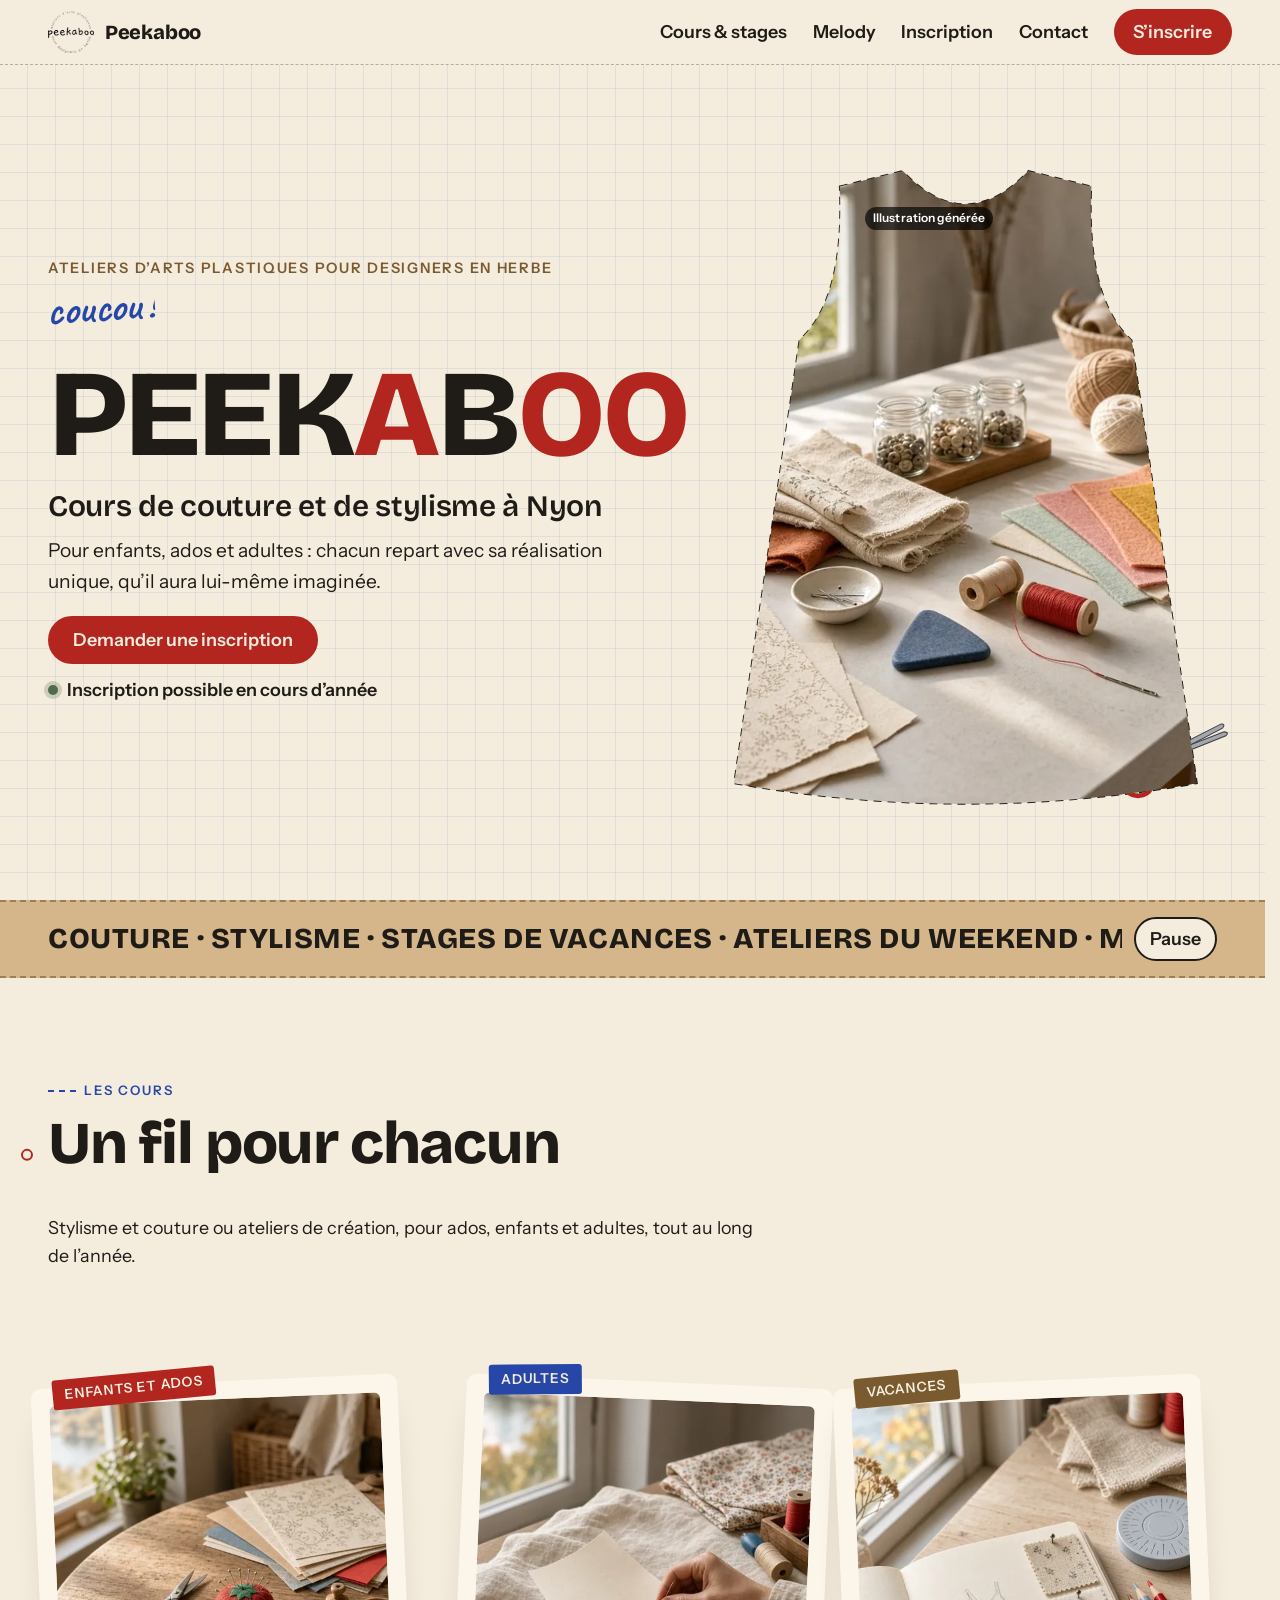
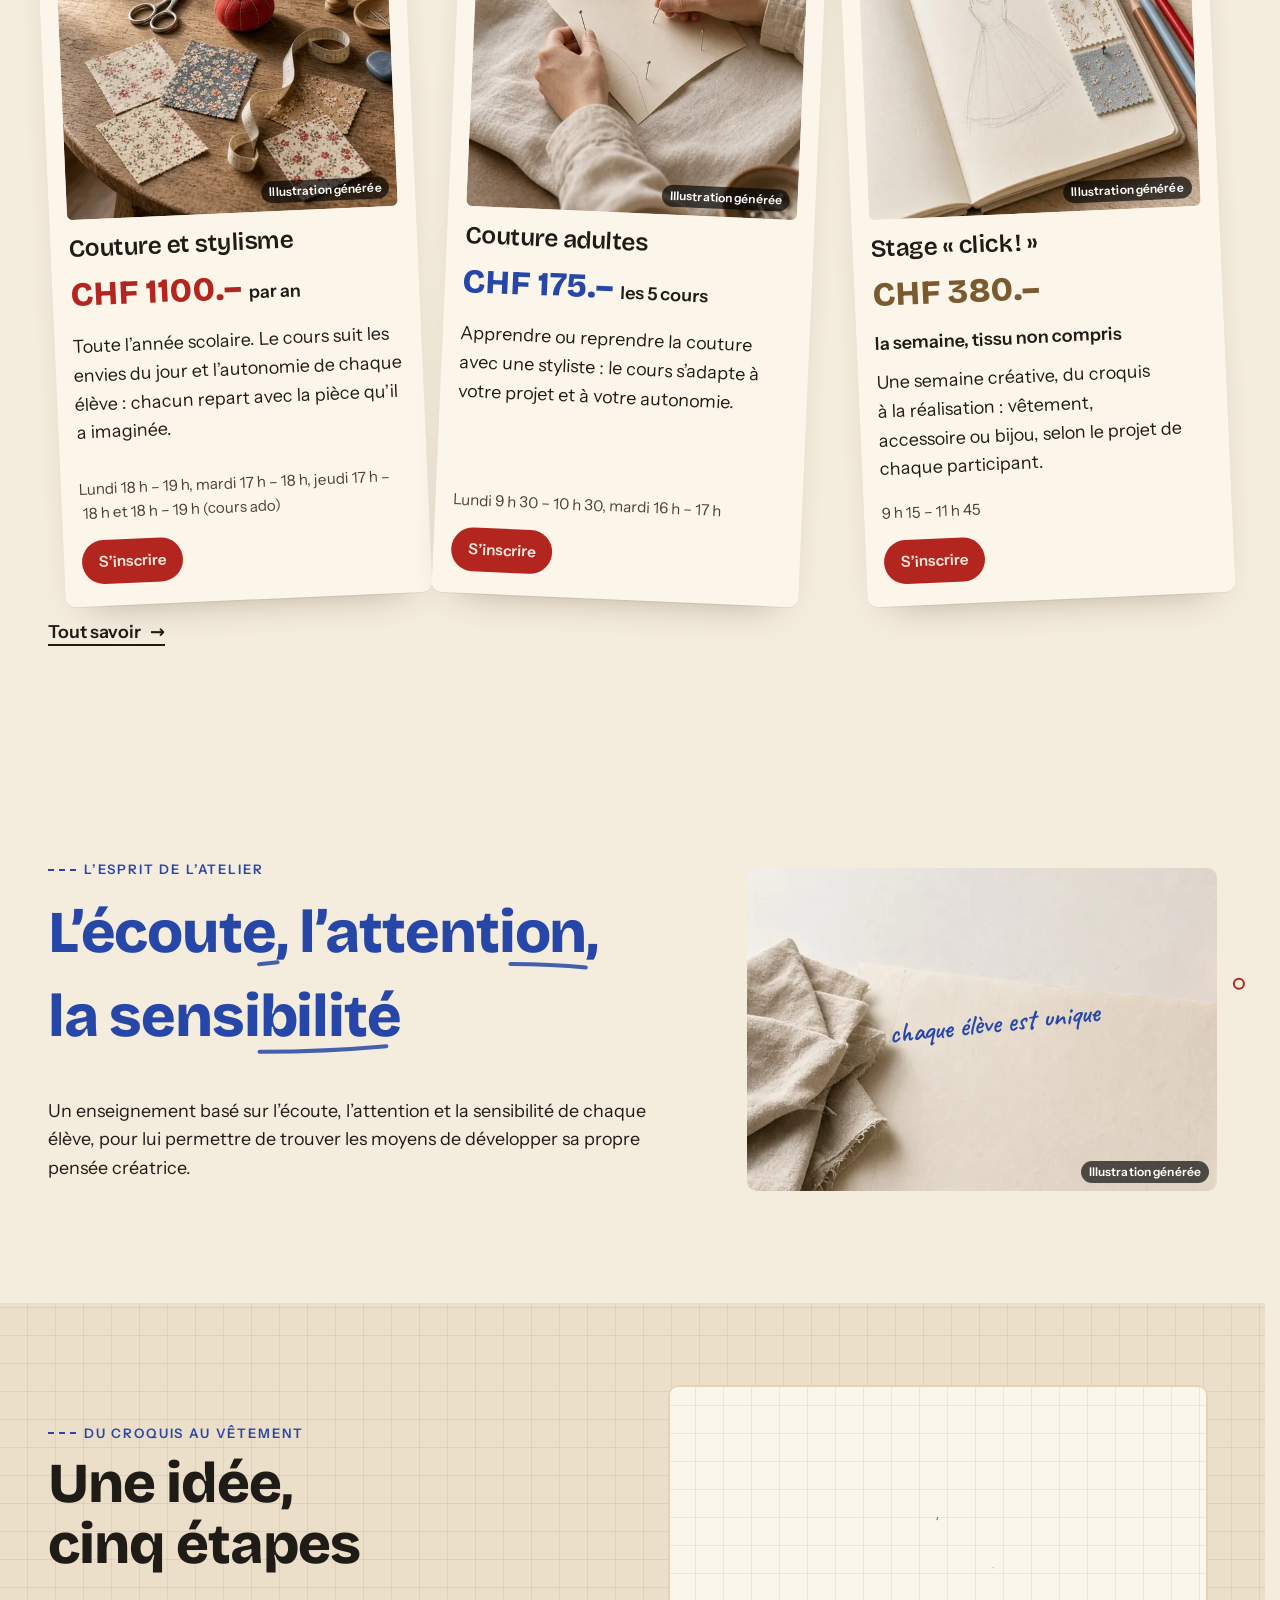
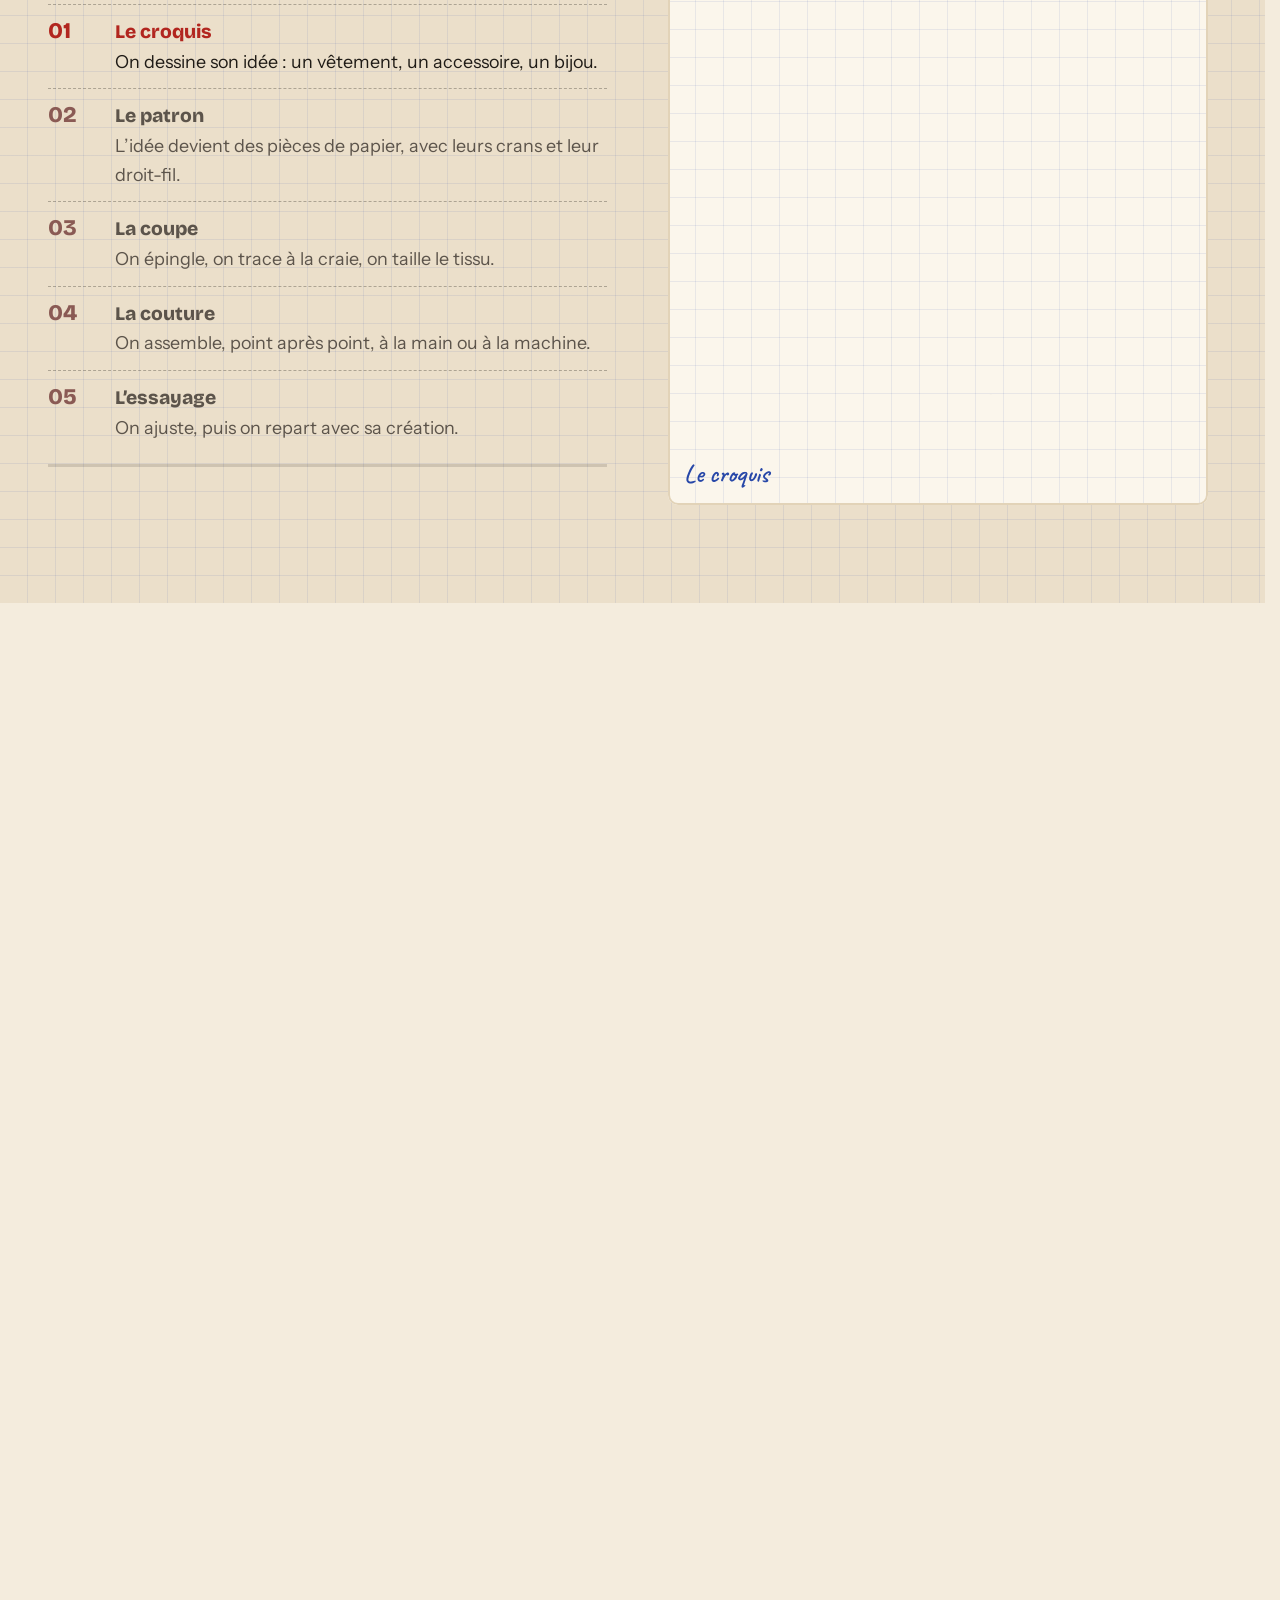
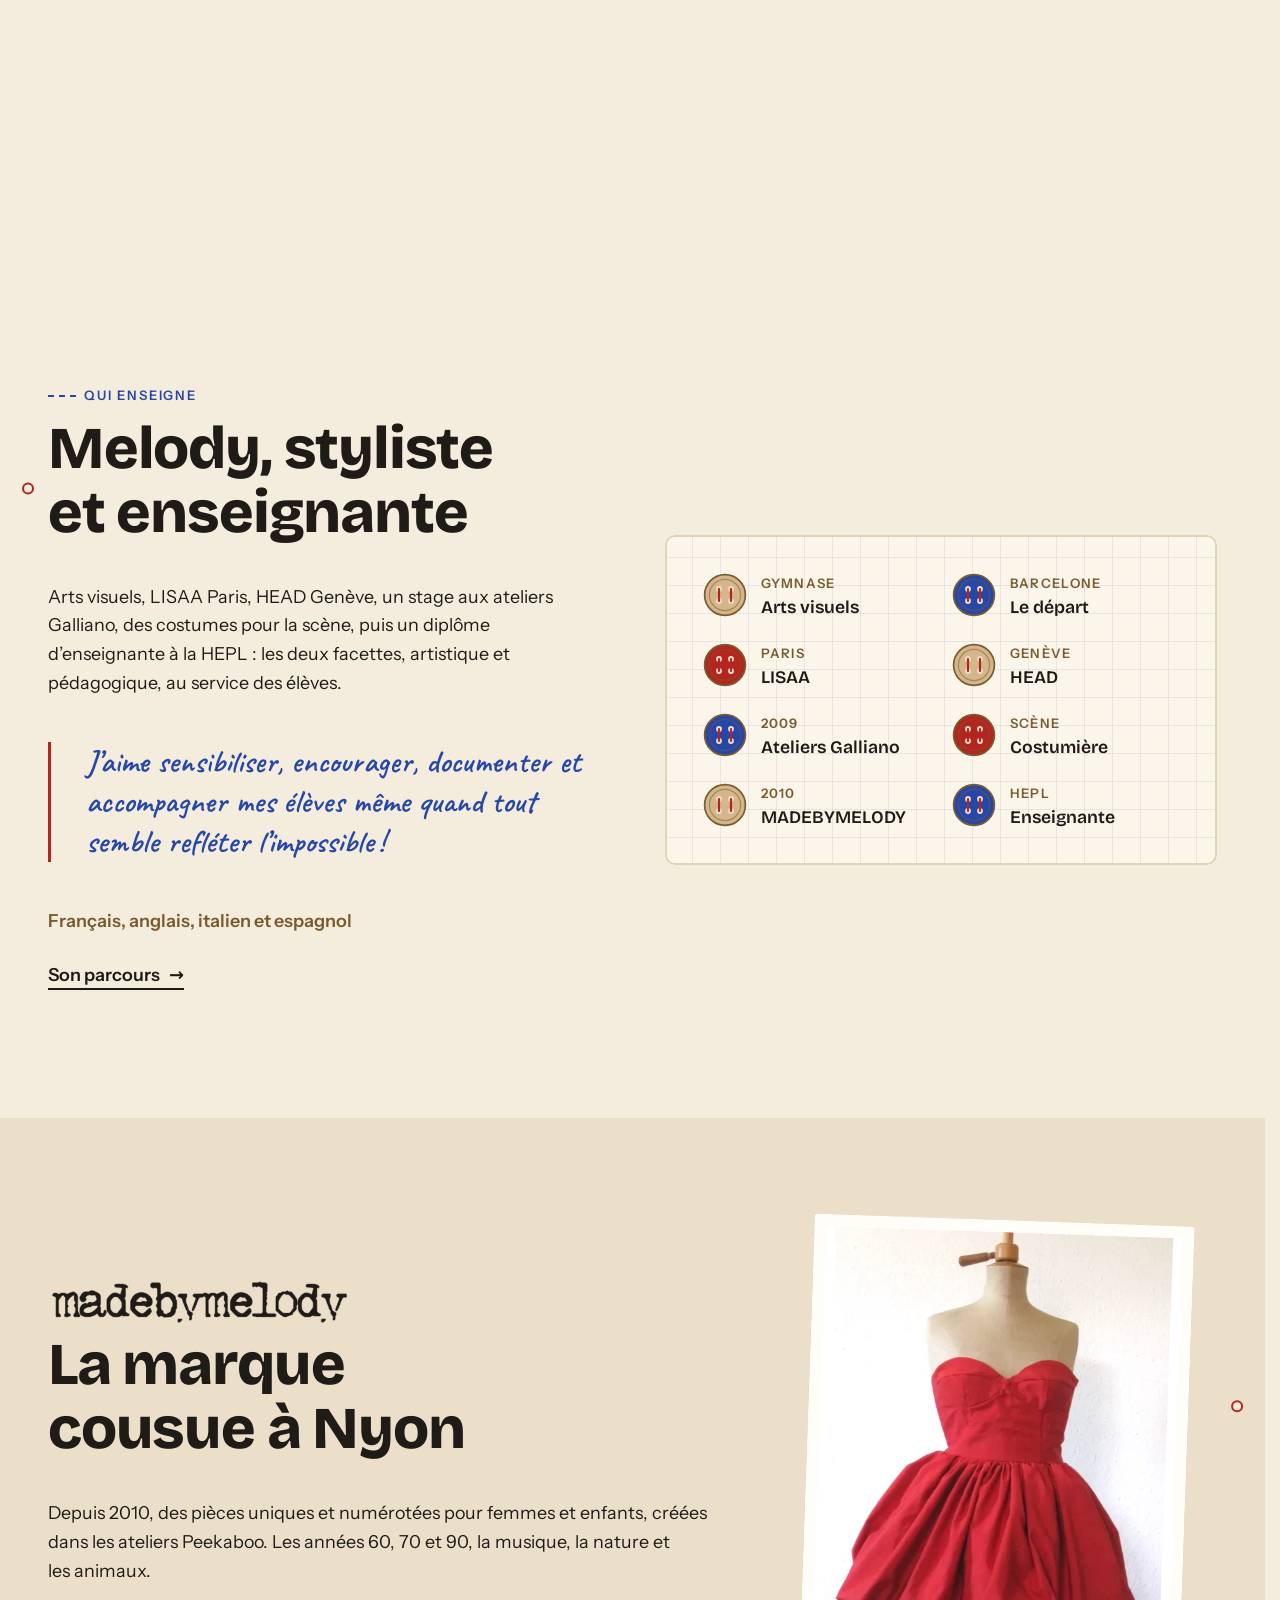
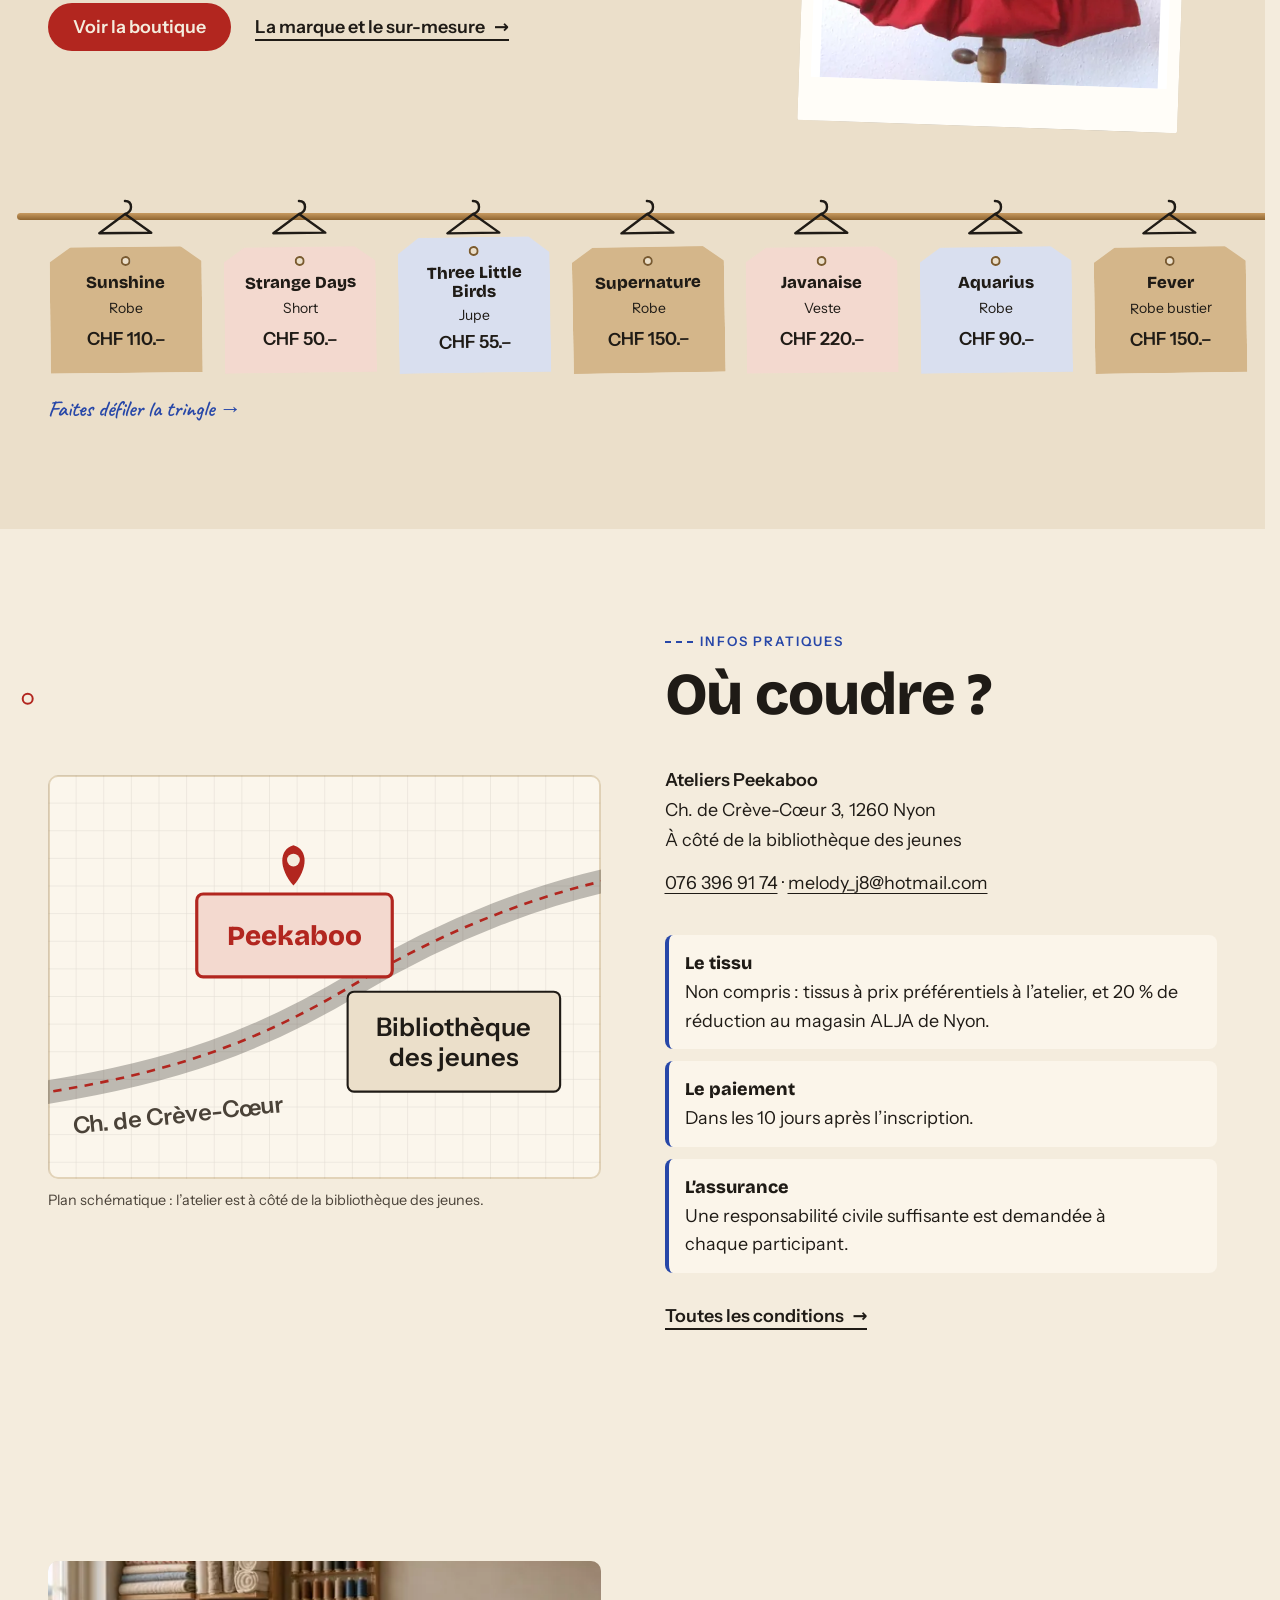
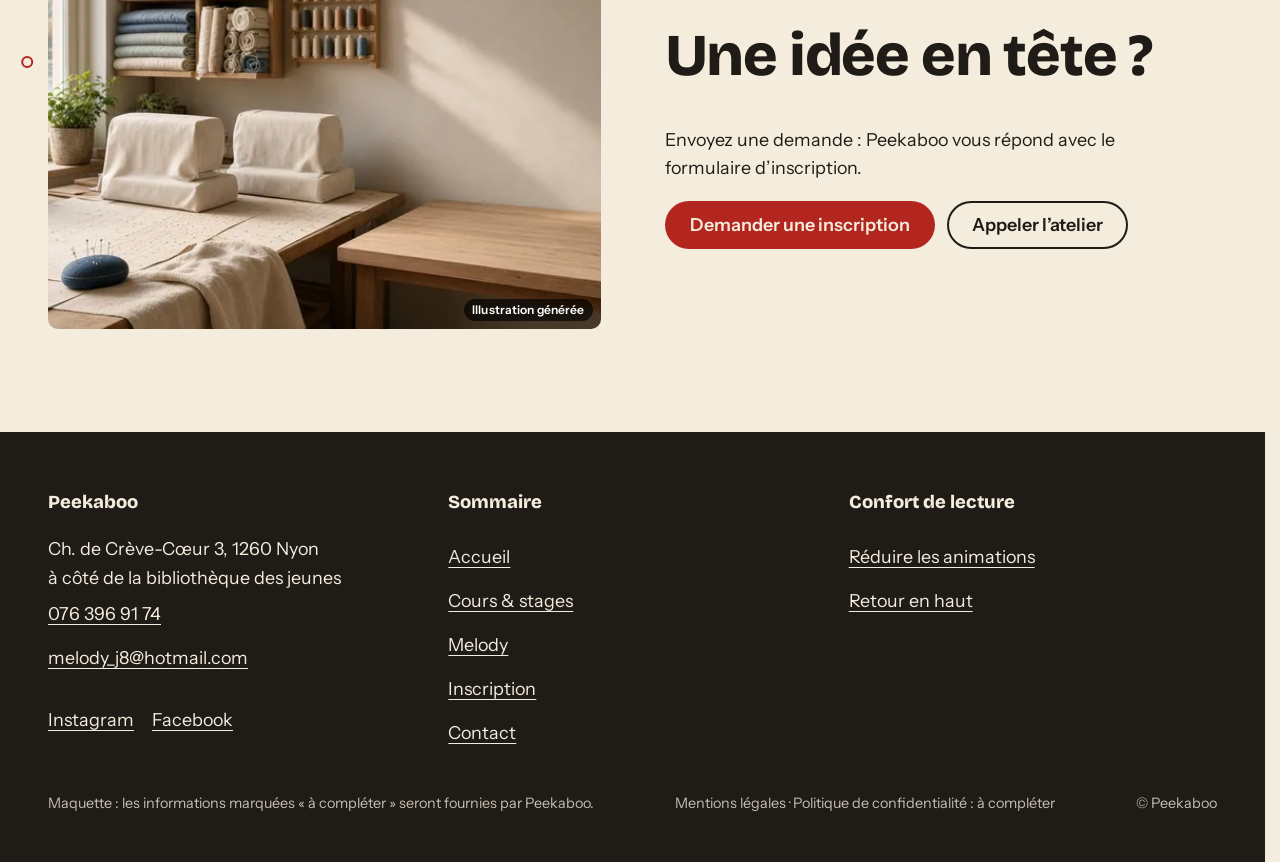
<file: index.html>
<!doctype html>
<html lang="fr" data-v="2" data-curseur>
<head>
<meta charset="utf-8">
<meta name="viewport" content="width=device-width, initial-scale=1, viewport-fit=cover">
<title>Peekaboo : cours de couture et de stylisme à Nyon</title>
<meta name="description" content="Cours de couture et de stylisme, stages de vacances et ateliers pour enfants, ados et adultes, avec la styliste Melody, à Nyon.">
<meta name="robots" content="noindex, nofollow">
<link rel="canonical" href="https://peekaboo-maquette.vercel.app/">
<style>:root{--fond:#f4ecdd;--texte:#1f1b16;--voile-fond:#1f3170;--ouverture-fond:#b2261f;--menu-fond:#f4ecdd}:root { --entete-h: 72px; --barres-h: 0px; } html { background: var(--fond); color: var(--texte); scrollbar-gutter: stable; } body { margin: 0; background: var(--fond); } html.js:not(.calme):not(.secours):not([data-arrivee="retour"]) [data-anime] { opacity: 0; } html.js:not(.calme):not(.secours):not([data-arrivee="retour"]) [data-anime].vu { opacity: 1; } [data-voile] { position: fixed; inset: 0; z-index: 900; background: var(--voile-fond); transform: translateY(100%); visibility: hidden; pointer-events: none; } html[data-arrivee="voile"]:not(.voile-leve):not(.calme):not(.secours) [data-voile] { transform: none; visibility: visible; } html.calme [data-voile], html.secours [data-voile] { visibility: hidden !important; } .ouverture-panneau { position: fixed; inset: 0; z-index: 850; display: none; place-content: center; justify-items: center; background: var(--ouverture-fond, var(--voile-fond)); color: var(--fond); text-align: center; } html.js[data-arrivee="intro"]:not(.calme):not(.secours):not(.intro-finie) .ouverture-panneau { display: grid; } html.defilement-bloque, html.defilement-bloque body, html.js[data-arrivee="intro"]:not(.calme):not(.secours):not(.intro-finie), html.js[data-arrivee="intro"]:not(.calme):not(.secours):not(.intro-finie) body, html[data-arrivee="voile"]:not(.voile-leve):not(.calme):not(.secours), html[data-arrivee="voile"]:not(.voile-leve):not(.calme):not(.secours) body { overflow: hidden; } html.js[data-arrivee="intro"]:not(.calme):not(.secours):not(.intro-finie) { background-color: var(--ouverture-fond, var(--voile-fond)); } html[data-arrivee="voile"]:not(.voile-leve):not(.calme):not(.secours) { background-color: var(--voile-fond); }</style>
<script>(function () {
var d = document.documentElement, ss = null, ls = null;
try { ss = window.sessionStorage; ls = window.localStorage; } catch (e) {}
d.classList.add('js');
var calme = false;
try { calme = !!ls && ls.getItem('socle:calme') === 'oui'; } catch (e) {}
if (!calme && window.matchMedia && matchMedia('(prefers-reduced-motion: reduce)').matches) calme = true;
if (calme) d.classList.add('calme');
var nav = performance.getEntriesByType ? performance.getEntriesByType('navigation')[0] : null;
var type = nav ? nav.type : 'navigate';
var depart = null;
try { depart = JSON.parse(ss.getItem('socle:depart') || 'null'); ss.removeItem('socle:depart'); } catch (e) {}
if (depart && !(Date.now() - depart.t < 15000)) depart = null;
var retourSection = false;
try { retourSection = !!ss.getItem('socle:calme-retour'); } catch (e) {}
var mode = type === 'back_forward' || retourSection ? 'retour' : type === 'reload' ? 'intro' : depart ? 'voile' : 'intro';
d.setAttribute('data-arrivee', mode);
if (mode === 'voile' && depart.couleur) d.style.setProperty('--voile-fond', depart.couleur);
if (type === 'reload' && 'scrollRestoration' in history) {
if (!retourSection) history.scrollRestoration = 'manual';
}
try {
var choisie = ls && ls.getItem('socle:langue');
var langue = (d.lang || '').slice(0, 2);
if (choisie && choisie !== langue && type === 'navigate' && !depart) {
var alt = document.querySelector('link[rel="alternate"][hreflang="' + choisie + '"]');
if (alt) location.replace(new URL(alt.href).pathname + location.search + location.hash);
}
} catch (e) {}
setTimeout(function () { if (!d.classList.contains('demarre')) d.classList.add('secours'); }, 2000);
})();</script>
<link rel="preload" href="/assets/polices/bricolage-grotesque-latin-800-normal.woff2" as="font" type="font/woff2" crossorigin>
<link rel="preload" href="/assets/polices/instrument-sans-latin-400-normal.woff2" as="font" type="font/woff2" crossorigin>
<link rel="stylesheet" href="/assets/css/socle.css?v=2">
<link rel="stylesheet" href="/assets/js/modules/fil-conducteur/module.css?v=2">
<link rel="stylesheet" href="/assets/js/modules/formulaire-par-etapes/module.css?v=2">
<link rel="stylesheet" href="/assets/js/modules/carte-itineraire-collante/module.css?v=2">
<link rel="stylesheet" href="/assets/css/site.css?v=2">
<link rel="modulepreload" href="/assets/js/site.js?v=2">
<link rel="modulepreload" href="/assets/js/socle/index.js?v=2">
<script src="/assets/vendor/gsap.min.js" defer></script>
<script src="/assets/vendor/ScrollTrigger.min.js" defer></script>
<script src="/assets/vendor/SplitText.min.js" defer></script>
<script type="module" src="/assets/js/site.js?v=2"></script>
<meta name="theme-color" content="#f4ecdd">
<link rel="icon" href="/assets/images/favicon.png" type="image/png">
<link rel="apple-touch-icon" href="/assets/images/apple-touch-icon.png">
<meta property="og:type" content="website">
<meta property="og:site_name" content="Peekaboo">
<meta property="og:locale" content="fr_FR">
<meta property="og:title" content="Peekaboo : cours de couture et de stylisme à Nyon">
<meta property="og:description" content="Cours de couture et de stylisme, stages de vacances et ateliers pour enfants, ados et adultes, avec la styliste Melody, à Nyon.">
<meta property="og:url" content="https://peekaboo-maquette.vercel.app/">
<meta property="og:image" content="https://peekaboo-maquette.vercel.app/assets/partage/accueil-fr.jpg">
<meta property="og:image:width" content="1200">
<meta property="og:image:height" content="630">
<meta property="og:image:alt" content="Peekaboo, ateliers de couture à Nyon : table de coupe et patron">
<meta name="twitter:card" content="summary_large_image">
<script type="application/ld+json">{"@context":"https://schema.org","@type":"LocalBusiness","name":"Peekaboo","description":"Cours de couture et de stylisme, stages de vacances et ateliers créatifs pour enfants, ados et adultes à Nyon.","url":"https://peekaboo-maquette.vercel.app/","telephone":"+41763969174","email":"melody_j8@hotmail.com","address":{"@type":"PostalAddress","streetAddress":"Ch. de Crève-Cœur 3","postalCode":"1260","addressLocality":"Nyon","addressRegion":"VD","addressCountry":"CH"},"sameAs":["https://www.instagram.com/peekaboonyon/","https://www.facebook.com/melody.nelson.94801/"]}</script>
</head>
<body id="haut">
<div data-voile aria-hidden="true" data-effet="fermeture-eclair">
  <span class="zip-pan zip-pan--g"></span><span class="zip-pan zip-pan--d"></span>
  <span class="zip-joint"></span>
  <span class="zip-tirette"><svg viewBox="0 0 40 90"><rect x="8" y="0" width="24" height="22" rx="4"/><path d="M12 22 h16 l-3 60 a5 5 0 0 1 -10 0 z"/><circle cx="20" cy="72" r="4.5"/></svg></span>
  <div class="voile-contenu"><img src="/assets/images/logo-240.webp" alt="" width="240" height="219"><span data-voile-libelle>Accueil</span></div>
</div>
<div class="ouverture-panneau" data-ouverture data-gouttiere="#b2261f" aria-hidden="true">
  <div class="pan-tissu" data-effet="coucou">
    <span class="pan-couture"></span>
    <span class="pan-yeux"><span class="pan-oeil"></span><span class="pan-oeil"></span></span>
    <span class="pan-etiquette"><img src="/assets/images/logo-240.webp" alt="" width="240" height="219"><span>Peekaboo</span><small>Ateliers d’arts plastiques pour designers en herbe</small></span>
    <span class="pan-coin"></span>
  </div>
</div>
<a class="evitement" href="#contenu">Aller au contenu</a>
<header data-entete>
  <div class="entete-rangee">
    <a class="entete-logo" href="/" data-libelle="Accueil" aria-current="page">
      <img src="/assets/images/logo-240.webp" alt="" width="240" height="219"><span>Peekaboo</span>
    </a>
    <nav data-nav aria-label="Navigation principale">
      <ul><li><a href="/cours" data-libelle="Cours &amp; stages">Cours &amp; stages</a></li><li><a href="/melody" data-libelle="Melody">Melody</a></li><li><a href="/inscription" data-libelle="Inscription">Inscription</a></li><li><a href="/contact" data-libelle="Contact">Contact</a></li></ul>
    </nav>
    <div class="entete-actions">
      <a class="bouton" href="/inscription" data-libelle="Inscription">S’inscrire</a>
      <button type="button" data-menu-bouton aria-controls="menu" aria-expanded="false" data-libelle-ouvrir="Menu" data-libelle-fermer="Fermer"><span data-libelle-bouton>Menu</span></button>
    </div>
  </div>
</header>
<div id="menu" data-menu role="dialog" aria-modal="true" aria-label="Menu">
  <ul><li style="--i:0"><a href="/" class="menu-lien" data-libelle="Accueil" aria-current="page">Accueil</a></li><li style="--i:1"><a href="/cours" class="menu-lien" data-libelle="Cours &amp; stages">Cours &amp; stages</a></li><li style="--i:2"><a href="/melody" class="menu-lien" data-libelle="Melody">Melody</a></li><li style="--i:3"><a href="/inscription" class="menu-lien" data-libelle="Inscription">Inscription</a></li><li style="--i:4"><a href="/contact" class="menu-lien" data-libelle="Contact">Contact</a></li></ul>
  <p><a class="bouton" href="tel:+41763969174">Appeler 076 396 91 74</a></p>
  <p><button type="button" class="lien" data-calme-bascule data-libelle-reduire="Réduire les animations" data-libelle-retablir="Rétablir les animations" data-libelle-systeme="Animations réduites par le réglage de votre appareil"><span data-libelle-bouton>Réduire les animations</span></button></p>
</div>
<main id="contenu" tabindex="-1" data-page="accueil">
<section class="hero" id="debut" data-plein-ecran>
  <div class="hero-texte">
    <p class="hero-tag" data-anime="gsap">Ateliers d’arts plastiques pour designers en herbe</p>
    <h1 class="hero-titre">
      <span class="hero-coucou craie" data-anime="gsap" aria-hidden="true">coucou !</span>
      <span class="visuellement-cache">PEEKABOO</span>
      <span class="hero-mot" aria-hidden="true"><span class="lettre" style="--i:0">P</span><span class="lettre" style="--i:1">E</span><span class="lettre" style="--i:2">E</span><span class="lettre" style="--i:3">K</span><span class="lettre" style="--i:4">A</span><span class="lettre" style="--i:5">B</span><span class="lettre" style="--i:6">O</span><span class="lettre" style="--i:7">O</span></span>
      <span class="hero-sous" data-anime="gsap">Cours de couture et de stylisme à Nyon</span>
    </h1>
    <p class="hero-intro" data-anime="gsap">Pour enfants, ados et adultes : chacun repart avec sa réalisation unique, qu’il aura lui-même imaginée.</p>
    <p class="hero-actions" data-anime="gsap">
      <a href="/inscription" class="bouton" data-libelle="Inscription" data-action-principale data-survol="magnetique">Demander une inscription</a>
      <span class="hero-info" data-info-cle>Inscription possible en cours d’année</span>
    </p>
  </div>
  <div class="hero-patron">
    <figure class="media hero-media" data-grok data-effet="tissu-vivant" style="--cadrage:50% 52%">
  <picture>
    <img src="/assets/images/grok/cours-weekend-784.webp" srcset="/assets/images/grok/cours-weekend-480.webp 480w, /assets/images/grok/cours-weekend-640.webp 640w, /assets/images/grok/cours-weekend-784.webp 784w" sizes="(max-width: 760px) 80vw, 40vw" alt="Matériel d’atelier créatif : feutrine, boutons, rubans, laines et bobines" width="784" height="1175" fetchpriority="high" loading="eager" decoding="async">
  </picture><figcaption class="mention-ia">Illustration générée</figcaption>
</figure>
    <svg class="patron-svg" viewBox="0 0 400 520" preserveAspectRatio="none" aria-hidden="true" data-effet="patron-ciseaux">
      <defs>
        <pattern id="patron-grille" width="20" height="20" patternUnits="userSpaceOnUse"><path d="M20 0H0V20" fill="none" stroke="#2747a8" stroke-opacity=".16" stroke-width=".8"/></pattern>
        <mask id="patron-masque" maskUnits="userSpaceOnUse" x="-20" y="-20" width="440" height="570"><path class="patron-revele" d="M100 30 L150 18 Q200 70 250 18 L300 30 Q296 118 332 150 L384 496 Q200 528 16 496 L68 150 Q104 118 100 30 Z" pathLength="1" fill="none" stroke="#fff" stroke-width="16"/></mask>
      </defs>
      <g class="patron-piece">
        <path d="M100 30 L150 18 Q200 70 250 18 L300 30 Q296 118 332 150 L384 496 Q200 528 16 496 L68 150 Q104 118 100 30 Z" class="patron-papier"/>
        <path d="M100 30 L150 18 Q200 70 250 18 L300 30 Q296 118 332 150 L384 496 Q200 528 16 496 L68 150 Q104 118 100 30 Z" fill="url(#patron-grille)"/>
        <g class="patron-reperes">
          <path class="droit-fil" d="M200 150 L200 430 M190 164 L200 150 L210 164 M190 416 L200 430 L210 416"/>
          <path class="crans" d="M44 330 L58 334 M356 334 L370 330 M196 509 L196 523 M204 509 L204 523"/>
          <text class="patron-note" x="214" y="300" transform="rotate(90 214 300)">droit-fil</text>
          <text class="patron-note patron-note--coupe" x="112" y="70">couper ici</text>
        </g>
      </g>
      <path class="patron-trait" d="M100 30 L150 18 Q200 70 250 18 L300 30 Q296 118 332 150 L384 496 Q200 528 16 496 L68 150 Q104 118 100 30 Z" mask="url(#patron-masque)"/>
      <g class="ciseaux" transform="translate(352 478) rotate(-24)" aria-hidden="true">
  <g class="lame lame-a"><path d="M-4 -2.2 L58 -5 Q62 -3.6 58 -1.6 L-4 2 Z"/><path class="branche" d="M-4 -1 L-14 -9"/><ellipse class="anneau" cx="-22" cy="-13" rx="10" ry="7" transform="rotate(-24 -22 -13)"/></g>
  <g class="lame lame-b"><path d="M-4 2.2 L58 5 Q62 3.6 58 1.6 L-4 -2 Z"/><path class="branche" d="M-4 1 L-14 9"/><ellipse class="anneau" cx="-22" cy="13" rx="10" ry="7" transform="rotate(24 -22 13)"/></g>
  <circle class="pivot" r="2.6"/>
</g>
    </svg>
    <span class="hero-aiguille" data-fil-point="0.5 0.5" data-fil-sans-perle aria-hidden="true"></span>
  </div>
</section>
<div class="galon-section">
  <div class="galon" id="galon" data-boucle-css data-ruban><p aria-hidden="true"><span>Couture · Stylisme · Stages de vacances · Ateliers du weekend · Made in Nyon ·</span> <span>Couture · Stylisme · Stages de vacances · Ateliers du weekend · Made in Nyon ·</span></p></div>
  <button type="button" class="galon-pause" data-pause-pour="galon" data-libelle-pause="Pause" data-libelle-lecture="Lecture"><span data-libelle-bouton>Pause</span></button>
</div>
<section class="cours" id="cours" data-fil="gauche">
  <div class="cadre">
    <div class="tete-section">
      <p class="surtitre">Les cours</p>
      <h2 class="titre-noue" data-anime="lignes" data-fil-repere>Un fil pour chacun</h2>
      <p data-anime>Stylisme et couture ou ateliers de création, pour ados, enfants et adultes, tout au long de l’année.</p>
    </div>
    <ul class="etiquettes"><li class="etiquette etiquette--fil" data-effet="etiquettes-cousues">
  <span class="etiquette-couture" aria-hidden="true" data-audit-ignorer></span>
  <span class="etiquette-onglet">Enfants et ados</span>
  <figure class="media etiquette-media" data-grok style="--cadrage:50% 50%">
  <picture>
    <img src="/assets/images/grok/accueil-enfants-ados-784.webp" srcset="/assets/images/grok/accueil-enfants-ados-480.webp 480w, /assets/images/grok/accueil-enfants-ados-640.webp 640w, /assets/images/grok/accueil-enfants-ados-784.webp 784w" sizes="(max-width: 760px) 88vw, 30vw" alt="Couture et stylisme" width="784" height="1175" loading="lazy" decoding="async">
  </picture><figcaption class="mention-ia">Illustration générée</figcaption>
</figure>
  <h3 class="etiquette-titre">Couture et stylisme</h3>
  <p class="etiquette-prix" data-prix><strong>CHF 1100.–</strong> <span>par an</span></p>
  <p class="etiquette-texte">Toute l’année scolaire. Le cours suit les envies du jour et l’autonomie de chaque élève : chacun repart avec la pièce qu’il a imaginée.</p>
  <p class="etiquette-horaire">Lundi 18 h – 19 h, mardi 17 h – 18 h, jeudi 17 h – 18 h et 18 h – 19 h (cours ado)</p>
  <p class="etiquette-actions"><a href="/inscription?activite=enfants-ados" class="bouton bouton--petit" data-libelle="Inscription">S’inscrire</a></p>
</li><li class="etiquette etiquette--craie" data-effet="etiquettes-cousues">
  <span class="etiquette-couture" aria-hidden="true" data-audit-ignorer></span>
  <span class="etiquette-onglet">Adultes</span>
  <figure class="media etiquette-media" data-grok style="--cadrage:50% 50%">
  <picture>
    <img src="/assets/images/grok/accueil-adultes-784.webp" srcset="/assets/images/grok/accueil-adultes-480.webp 480w, /assets/images/grok/accueil-adultes-640.webp 640w, /assets/images/grok/accueil-adultes-784.webp 784w" sizes="(max-width: 760px) 88vw, 30vw" alt="Couture adultes" width="784" height="1175" loading="lazy" decoding="async">
  </picture><figcaption class="mention-ia">Illustration générée</figcaption>
</figure>
  <h3 class="etiquette-titre">Couture adultes</h3>
  <p class="etiquette-prix" data-prix><strong>CHF 175.–</strong> <span>les 5 cours</span></p>
  <p class="etiquette-texte">Apprendre ou reprendre la couture avec une styliste : le cours s’adapte à votre projet et à votre autonomie.</p>
  <p class="etiquette-horaire">Lundi 9 h 30 – 10 h 30, mardi 16 h – 17 h</p>
  <p class="etiquette-actions"><a href="/inscription?activite=adultes" class="bouton bouton--petit" data-libelle="Inscription">S’inscrire</a></p>
</li><li class="etiquette etiquette--kraft" data-effet="etiquettes-cousues">
  <span class="etiquette-couture" aria-hidden="true" data-audit-ignorer></span>
  <span class="etiquette-onglet">Vacances</span>
  <figure class="media etiquette-media" data-grok style="--cadrage:50% 50%">
  <picture>
    <img src="/assets/images/grok/accueil-stage-click-784.webp" srcset="/assets/images/grok/accueil-stage-click-480.webp 480w, /assets/images/grok/accueil-stage-click-640.webp 640w, /assets/images/grok/accueil-stage-click-784.webp 784w" sizes="(max-width: 760px) 88vw, 30vw" alt="Stage « click! »" width="784" height="1175" loading="lazy" decoding="async">
  </picture><figcaption class="mention-ia">Illustration générée</figcaption>
</figure>
  <h3 class="etiquette-titre">Stage « click ! »</h3>
  <p class="etiquette-prix" data-prix><strong>CHF 380.–</strong> <span>la semaine, tissu non compris</span></p>
  <p class="etiquette-texte">Une semaine créative, du croquis à la réalisation : vêtement, accessoire ou bijou, selon le projet de chaque participant.</p>
  <p class="etiquette-horaire">9 h 15 – 11 h 45</p>
  <p class="etiquette-actions"><a href="/inscription?activite=stage-click" class="bouton bouton--petit" data-libelle="Inscription">S’inscrire</a></p>
</li></ul>
    <p class="suite" data-anime><a href="/cours" class="lien-fleche" data-libelle="Cours &amp; stages">Tout savoir</a></p>
  </div>
</section>
<section class="esprit" id="esprit" data-fil="droite">
  <div class="cadre esprit-grille">
    <div class="esprit-texte">
      <p class="surtitre">L’esprit de l’atelier</p>
      <h2 class="esprit-phrase titre-noue" data-anime data-fil-repere><span class="craie-mot">L’écoute,<svg class="craie-trait" viewBox="0 0 200 24" preserveAspectRatio="none" aria-hidden="true" data-fx="trace" data-effet="craie"><path d="M4 14 C 50 6, 120 20, 196 9"/></svg></span> <span class="craie-mot">l’attention,<svg class="craie-trait" viewBox="0 0 200 24" preserveAspectRatio="none" aria-hidden="true" data-fx="trace" data-effet="craie"><path d="M4 10 C 60 20, 130 4, 196 14"/></svg></span> <span class="craie-mot">la sensibilité<svg class="craie-trait" viewBox="0 0 200 24" preserveAspectRatio="none" aria-hidden="true" data-fx="trace" data-effet="craie"><path d="M4 13 C 70 5, 110 21, 196 8"/></svg></span> </h2>
      <p data-anime>Un enseignement basé sur l’écoute, l’attention et la sensibilité de chaque élève, pour lui permettre de trouver les moyens de développer sa propre pensée créatrice.</p>
    </div>
    <div class="esprit-visuel">
      <figure class="media esprit-media" data-grok data-fx="onde" style="--cadrage:52% 50%">
  <picture><source media="(max-width: 760px) and (orientation: portrait)" srcset="/assets/images/grok/accueil-ouverture-mobile-640.webp 640w" sizes="(max-width: 760px) 92vw, 44vw">
    <img src="/assets/images/grok/accueil-ouverture-1280.webp" srcset="/assets/images/grok/accueil-ouverture-640.webp 640w, /assets/images/grok/accueil-ouverture-1280.webp 1280w" sizes="(max-width: 760px) 92vw, 44vw" alt="Table de coupe vue de dessus : patron en papier, lin plié, craie et épingles" width="1280" height="720" loading="lazy" decoding="async">
  </picture><figcaption class="mention-ia">Illustration générée</figcaption>
</figure>
      <p class="note-craie craie" aria-hidden="true" data-superpose>chaque élève est unique<svg viewBox="0 0 60 40" data-fx="trace" data-effet="craie"><path d="M4 4 C 20 30, 40 34, 56 20 M46 16 L56 20 L52 30"/></svg></p>
    </div>
  </div>
</section>
<section class="etapes" id="etapes" data-entete-cache aria-label="Les cinq étapes, du croquis au vêtement">
  <div class="cadre etapes-grille">
    <div class="etapes-texte">
      <p class="surtitre">Du croquis au vêtement</p>
      <h2 data-anime="lignes">Une idée, cinq étapes</h2>
      <p class="etapes-intro" data-anime>C’est le chemin du stage « click ! » : du croquis à la pièce que l’on porte.</p>
      <ol class="etapes-liste" data-anime="cascade"><li class="etape est-active" data-etape="0"><span class="etape-num">01</span><span><strong>Le croquis</strong> On dessine son idée : un vêtement, un accessoire, un bijou.</span></li><li class="etape" data-etape="1"><span class="etape-num">02</span><span><strong>Le patron</strong> L’idée devient des pièces de papier, avec leurs crans et leur droit-fil.</span></li><li class="etape" data-etape="2"><span class="etape-num">03</span><span><strong>La coupe</strong> On épingle, on trace à la craie, on taille le tissu.</span></li><li class="etape" data-etape="3"><span class="etape-num">04</span><span><strong>La couture</strong> On assemble, point après point, à la main ou à la machine.</span></li><li class="etape" data-etape="4"><span class="etape-num">05</span><span><strong>L’essayage</strong> On ajuste, puis on repart avec sa création.</span></li></ol>
      <div class="etapes-progres" aria-hidden="true"><span></span></div>
    </div>
    <div class="etapes-scene" data-effet="croquis-vetement" tabindex="0" role="region" aria-label="Les cinq étapes, du croquis au vêtement">
      <div class="etapes-cadre etapes-cadre--croquis" data-visuel><svg class="croquis" viewBox="0 0 300 400" aria-hidden="true" >
  <g fill="none" stroke="currentColor" stroke-width="2.2" stroke-linecap="round" stroke-linejoin="round">
    <path d="M150 22 q-8 0 -8 8 q0 7 8 9"/>
    <path d="M150 39 L84 74 L216 74 Z"/>
    <path d="M110 74 Q118 96 112 120 Q150 132 188 120 Q182 96 190 74"/>
    <path d="M112 120 Q122 150 118 178 Q150 188 182 178 Q178 150 188 120"/>
    <path d="M118 178 Q96 270 58 368 Q150 392 242 368 Q204 270 182 178"/>
    <path d="M136 186 Q128 280 112 378"/><path d="M164 186 Q172 280 188 378"/><path d="M150 188 L150 384"/>
    <path d="M96 300 q24 6 48 0 q24 -6 60 2" stroke-dasharray="4 6"/>
  </g>
</svg><span class="etapes-legende craie" aria-hidden="true">Le croquis</span></div>
      <div class="etapes-cadre etapes-cadre--patron"><figure class="media etapes-media" data-grok style="--cadrage:50% 50%">
  <picture>
    <img src="/assets/images/grok/accueil-etape-patron-960.webp" srcset="/assets/images/grok/accueil-etape-patron-480.webp 480w, /assets/images/grok/accueil-etape-patron-640.webp 640w, /assets/images/grok/accueil-etape-patron-960.webp 960w" sizes="(max-width: 760px) 70vw, 36vw" alt="Le patron" width="960" height="1280" loading="lazy" decoding="async">
  </picture><figcaption class="mention-ia">Illustration générée</figcaption>
</figure><svg class="outil outil-patron" viewBox="0 0 300 400" aria-hidden="true" data-superpose><g transform="translate(62 66) scale(.44)"><path class="outil-trait" pathLength="1" d="M100 30 L150 18 Q200 70 250 18 L300 30 Q296 118 332 150 L384 496 Q200 528 16 496 L68 150 Q104 118 100 30 Z"/></g><path class="outil-cran" d="M88 238 l10 3 M212 241 l10 -3 M148 291 v10"/></svg><svg class="ourlet" viewBox="0 0 300 14" preserveAspectRatio="none" aria-hidden="true"><polyline points="0.0,2 12.5,12 25.0,2 37.5,12 50.0,2 62.5,12 75.0,2 87.5,12 100.0,2 112.5,12 125.0,2 137.5,12 150.0,2 162.5,12 175.0,2 187.5,12 200.0,2 212.5,12 225.0,2 237.5,12 250.0,2 262.5,12 275.0,2 287.5,12 300.0,2"/></svg></div><div class="etapes-cadre etapes-cadre--coupe"><figure class="media etapes-media" data-grok style="--cadrage:50% 50%">
  <picture>
    <img src="/assets/images/grok/accueil-etape-coupe-960.webp" srcset="/assets/images/grok/accueil-etape-coupe-480.webp 480w, /assets/images/grok/accueil-etape-coupe-640.webp 640w, /assets/images/grok/accueil-etape-coupe-960.webp 960w" sizes="(max-width: 760px) 70vw, 36vw" alt="La coupe" width="960" height="1280" loading="lazy" decoding="async">
  </picture><figcaption class="mention-ia">Illustration générée</figcaption>
</figure><svg class="outil outil-coupe" viewBox="0 0 300 400" aria-hidden="true" data-superpose><path class="outil-craie" pathLength="1" d="M28 338 C 96 300, 176 236, 274 130"/><g class="outil-ciseaux">
  <g class="lame lame-a"><path d="M-4 -2.2 L58 -5 Q62 -3.6 58 -1.6 L-4 2 Z"/><path class="branche" d="M-4 -1 L-14 -9"/><ellipse class="anneau" cx="-22" cy="-13" rx="10" ry="7" transform="rotate(-24 -22 -13)"/></g>
  <g class="lame lame-b"><path d="M-4 2.2 L58 5 Q62 3.6 58 1.6 L-4 -2 Z"/><path class="branche" d="M-4 1 L-14 9"/><ellipse class="anneau" cx="-22" cy="13" rx="10" ry="7" transform="rotate(24 -22 13)"/></g>
  <circle class="pivot" r="2.6"/>
</g></svg><svg class="ourlet" viewBox="0 0 300 14" preserveAspectRatio="none" aria-hidden="true"><polyline points="0.0,2 12.5,12 25.0,2 37.5,12 50.0,2 62.5,12 75.0,2 87.5,12 100.0,2 112.5,12 125.0,2 137.5,12 150.0,2 162.5,12 175.0,2 187.5,12 200.0,2 212.5,12 225.0,2 237.5,12 250.0,2 262.5,12 275.0,2 287.5,12 300.0,2"/></svg></div><div class="etapes-cadre etapes-cadre--couture"><figure class="media etapes-media" data-grok style="--cadrage:50% 50%">
  <picture>
    <img src="/assets/images/grok/accueil-etape-couture-960.webp" srcset="/assets/images/grok/accueil-etape-couture-480.webp 480w, /assets/images/grok/accueil-etape-couture-640.webp 640w, /assets/images/grok/accueil-etape-couture-960.webp 960w" sizes="(max-width: 760px) 70vw, 36vw" alt="La couture" width="960" height="1280" loading="lazy" decoding="async">
  </picture><figcaption class="mention-ia">Illustration générée</figcaption>
</figure><svg class="outil outil-couture" viewBox="0 0 300 400" aria-hidden="true" data-superpose><defs><mask id="couture-masque" maskUnits="userSpaceOnUse" x="0" y="0" width="300" height="400"><path class="outil-masque" pathLength="1" d="M18 246 C 84 206, 170 286, 284 226" fill="none" stroke="#fff" stroke-width="14"/></mask></defs><path class="outil-points" d="M18 246 C 84 206, 170 286, 284 226" mask="url(#couture-masque)"/><g class="outil-aiguille"><path d="M-30 -1.6 L20 -1.2 L28 0 L20 1.2 L-30 1.6 Q-34 0 -30 -1.6 Z" fill="#9a9ca2"/><ellipse cx="-25" cy="0" rx="3.4" ry=".9" fill="#f4ecdd"/></g></svg><svg class="ourlet" viewBox="0 0 300 14" preserveAspectRatio="none" aria-hidden="true"><polyline points="0.0,2 12.5,12 25.0,2 37.5,12 50.0,2 62.5,12 75.0,2 87.5,12 100.0,2 112.5,12 125.0,2 137.5,12 150.0,2 162.5,12 175.0,2 187.5,12 200.0,2 212.5,12 225.0,2 237.5,12 250.0,2 262.5,12 275.0,2 287.5,12 300.0,2"/></svg></div><div class="etapes-cadre etapes-cadre--essayage"><figure class="media etapes-media" data-grok style="--cadrage:50% 50%">
  <picture>
    <img src="/assets/images/grok/accueil-etape-essayage-960.webp" srcset="/assets/images/grok/accueil-etape-essayage-480.webp 480w, /assets/images/grok/accueil-etape-essayage-640.webp 640w, /assets/images/grok/accueil-etape-essayage-960.webp 960w" sizes="(max-width: 760px) 70vw, 36vw" alt="L’essayage" width="960" height="1280" loading="lazy" decoding="async">
  </picture><figcaption class="mention-ia">Illustration générée</figcaption>
</figure><svg class="outil outil-essayage" viewBox="0 0 300 400" aria-hidden="true" data-superpose><g class="outil-epingle" transform="translate(128 118) rotate(-30)"><g class="epingle-corps"><line x1="0" y1="0" x2="0" y2="34"/><circle r="6.5"/></g></g><g class="outil-epingle" transform="translate(176 132) rotate(20)"><g class="epingle-corps"><line x1="0" y1="0" x2="0" y2="34"/><circle r="6.5"/></g></g><g class="outil-epingle" transform="translate(112 214) rotate(-12)"><g class="epingle-corps"><line x1="0" y1="0" x2="0" y2="34"/><circle r="6.5"/></g></g><g class="outil-epingle" transform="translate(190 232) rotate(28)"><g class="epingle-corps"><line x1="0" y1="0" x2="0" y2="34"/><circle r="6.5"/></g></g><g class="outil-epingle" transform="translate(150 298) rotate(-6)"><g class="epingle-corps"><line x1="0" y1="0" x2="0" y2="34"/><circle r="6.5"/></g></g></svg><svg class="ourlet" viewBox="0 0 300 14" preserveAspectRatio="none" aria-hidden="true"><polyline points="0.0,2 12.5,12 25.0,2 37.5,12 50.0,2 62.5,12 75.0,2 87.5,12 100.0,2 112.5,12 125.0,2 137.5,12 150.0,2 162.5,12 175.0,2 187.5,12 200.0,2 212.5,12 225.0,2 237.5,12 250.0,2 262.5,12 275.0,2 287.5,12 300.0,2"/></svg></div>
    </div>
  </div>
</section>
<section class="melody-bloc" id="melody" data-fil="gauche">
  <div class="cadre melody-grille">
    <div class="melody-texte">
      <p class="surtitre">Qui enseigne</p>
      <h2 class="titre-noue" data-anime="lignes" data-fil-repere>Melody, styliste et enseignante</h2>
      <p data-anime>Arts visuels, LISAA Paris, HEAD Genève, un stage aux ateliers Galliano, des costumes pour la scène, puis un diplôme d’enseignante à la HEPL : les deux facettes, artistique et pédagogique, au service des élèves.</p>
      <blockquote class="citation craie-citation" data-anime><p>J’aime sensibiliser, encourager, documenter et accompagner mes élèves même quand tout semble refléter l’impossible !</p></blockquote>
      <p class="melody-langues" data-anime>Français, anglais, italien et espagnol</p>
      <p data-anime><a href="/melody" class="lien-fleche" data-libelle="Melody">Son parcours</a></p>
    </div>
    <ol class="boutonnieres" data-anime="cascade" data-visuel><li class="boutonniere"><svg class="bouton-cousu " viewBox="0 0 40 40" aria-hidden="true"><circle cx="20" cy="20" r="17"/><circle class="bord" cx="20" cy="20" r="13"/><circle class="trou" cx="15" cy="15" r="2.4"/><circle class="trou" cx="25" cy="15" r="2.4"/><circle class="trou" cx="15" cy="25" r="2.4"/><circle class="trou" cx="25" cy="25" r="2.4"/><path class="fil-x" d="M15 15 L15 25 M25 15 L25 25"/></svg><span class="boutonniere-repere">Gymnase</span><span class="boutonniere-titre">Arts visuels</span></li><li class="boutonniere"><svg class="bouton-cousu " viewBox="0 0 40 40" aria-hidden="true"><circle cx="20" cy="20" r="17"/><circle class="bord" cx="20" cy="20" r="13"/><circle class="trou" cx="15" cy="15" r="2.4"/><circle class="trou" cx="25" cy="15" r="2.4"/><circle class="trou" cx="15" cy="25" r="2.4"/><circle class="trou" cx="25" cy="25" r="2.4"/><path class="fil-x" d="M15 15 L15 25 M25 15 L25 25"/></svg><span class="boutonniere-repere">Barcelone</span><span class="boutonniere-titre">Le départ</span></li><li class="boutonniere"><svg class="bouton-cousu " viewBox="0 0 40 40" aria-hidden="true"><circle cx="20" cy="20" r="17"/><circle class="bord" cx="20" cy="20" r="13"/><circle class="trou" cx="15" cy="15" r="2.4"/><circle class="trou" cx="25" cy="15" r="2.4"/><circle class="trou" cx="15" cy="25" r="2.4"/><circle class="trou" cx="25" cy="25" r="2.4"/><path class="fil-x" d="M15 15 L15 25 M25 15 L25 25"/></svg><span class="boutonniere-repere">Paris</span><span class="boutonniere-titre">LISAA</span></li><li class="boutonniere"><svg class="bouton-cousu " viewBox="0 0 40 40" aria-hidden="true"><circle cx="20" cy="20" r="17"/><circle class="bord" cx="20" cy="20" r="13"/><circle class="trou" cx="15" cy="15" r="2.4"/><circle class="trou" cx="25" cy="15" r="2.4"/><circle class="trou" cx="15" cy="25" r="2.4"/><circle class="trou" cx="25" cy="25" r="2.4"/><path class="fil-x" d="M15 15 L15 25 M25 15 L25 25"/></svg><span class="boutonniere-repere">Genève</span><span class="boutonniere-titre">HEAD</span></li><li class="boutonniere"><svg class="bouton-cousu " viewBox="0 0 40 40" aria-hidden="true"><circle cx="20" cy="20" r="17"/><circle class="bord" cx="20" cy="20" r="13"/><circle class="trou" cx="15" cy="15" r="2.4"/><circle class="trou" cx="25" cy="15" r="2.4"/><circle class="trou" cx="15" cy="25" r="2.4"/><circle class="trou" cx="25" cy="25" r="2.4"/><path class="fil-x" d="M15 15 L15 25 M25 15 L25 25"/></svg><span class="boutonniere-repere">2009</span><span class="boutonniere-titre">Ateliers Galliano</span></li><li class="boutonniere"><svg class="bouton-cousu " viewBox="0 0 40 40" aria-hidden="true"><circle cx="20" cy="20" r="17"/><circle class="bord" cx="20" cy="20" r="13"/><circle class="trou" cx="15" cy="15" r="2.4"/><circle class="trou" cx="25" cy="15" r="2.4"/><circle class="trou" cx="15" cy="25" r="2.4"/><circle class="trou" cx="25" cy="25" r="2.4"/><path class="fil-x" d="M15 15 L15 25 M25 15 L25 25"/></svg><span class="boutonniere-repere">Scène</span><span class="boutonniere-titre">Costumière</span></li><li class="boutonniere"><svg class="bouton-cousu " viewBox="0 0 40 40" aria-hidden="true"><circle cx="20" cy="20" r="17"/><circle class="bord" cx="20" cy="20" r="13"/><circle class="trou" cx="15" cy="15" r="2.4"/><circle class="trou" cx="25" cy="15" r="2.4"/><circle class="trou" cx="15" cy="25" r="2.4"/><circle class="trou" cx="25" cy="25" r="2.4"/><path class="fil-x" d="M15 15 L15 25 M25 15 L25 25"/></svg><span class="boutonniere-repere">2010</span><span class="boutonniere-titre">MADEBYMELODY</span></li><li class="boutonniere"><svg class="bouton-cousu " viewBox="0 0 40 40" aria-hidden="true"><circle cx="20" cy="20" r="17"/><circle class="bord" cx="20" cy="20" r="13"/><circle class="trou" cx="15" cy="15" r="2.4"/><circle class="trou" cx="25" cy="15" r="2.4"/><circle class="trou" cx="15" cy="25" r="2.4"/><circle class="trou" cx="25" cy="25" r="2.4"/><path class="fil-x" d="M15 15 L15 25 M25 15 L25 25"/></svg><span class="boutonniere-repere">HEPL</span><span class="boutonniere-titre">Enseignante</span></li></ol>
  </div>
</section>
<section class="marque" id="marque" data-fil="droite">
  <div class="cadre marque-grille">
    <div class="marque-texte">
      <p class="surtitre"><img class="marque-logo" src="/assets/images/madebymelody-480.webp" alt="MADEBYMELODY" width="480" height="72"></p>
      <h2 class="titre-noue" data-anime="lignes" data-fil-repere>La marque cousue à Nyon</h2>
      <p data-anime>Depuis 2010, des pièces uniques et numérotées pour femmes et enfants, créées dans les ateliers Peekaboo. Les années 60, 70 et 90, la musique, la nature et les animaux.</p>
      <p class="marque-actions" data-anime>
        <a class="bouton" href="https://www.madebymelody.ch/boutique-tous-les-produits" target="_blank" rel="noopener" aria-label="La boutique MADEBYMELODY (nouvel onglet)">Voir la boutique</a>
        <a href="/melody#marque" class="lien-fleche" data-libelle="Melody">La marque et le sur-mesure</a>
      </p>
    </div>
    <figure class="media marque-media" data-anime="rideau" style="--cadrage:50% 40%">
  <picture>
    <img src="/assets/images/robe-madebymelody-960.webp" srcset="/assets/images/robe-madebymelody-480.webp 480w, /assets/images/robe-madebymelody-640.webp 640w, /assets/images/robe-madebymelody-960.webp 960w" sizes="(max-width: 760px) 80vw, 30vw" alt="Robe bustier rouge MADEBYMELODY sur un mannequin de couture" width="960" height="1280" loading="lazy" decoding="async">
  </picture>
</figure>
  </div>
  <div class="tringle" data-effet="tringle" tabindex="0" role="region" aria-label="Pièces MADEBYMELODY">
  <ul class="tringle-liste"><li class="piece" style="--i:0">
    <svg class="cintre" viewBox="0 0 60 40" aria-hidden="true"><path d="M30 2 q6 0 6 6 q0 5 -6 7 L4 34 L56 34 L30 15"/></svg>
    <span class="piece-etiquette"><span class="piece-trou" aria-hidden="true"></span><span class="piece-nom">Sunshine</span><span class="piece-type">Robe</span><span class="piece-prix" data-prix>CHF 110.–</span></span>
  </li><li class="piece" style="--i:1">
    <svg class="cintre" viewBox="0 0 60 40" aria-hidden="true"><path d="M30 2 q6 0 6 6 q0 5 -6 7 L4 34 L56 34 L30 15"/></svg>
    <span class="piece-etiquette"><span class="piece-trou" aria-hidden="true"></span><span class="piece-nom">Strange Days</span><span class="piece-type">Short</span><span class="piece-prix" data-prix>CHF 50.–</span></span>
  </li><li class="piece" style="--i:2">
    <svg class="cintre" viewBox="0 0 60 40" aria-hidden="true"><path d="M30 2 q6 0 6 6 q0 5 -6 7 L4 34 L56 34 L30 15"/></svg>
    <span class="piece-etiquette"><span class="piece-trou" aria-hidden="true"></span><span class="piece-nom">Three Little Birds</span><span class="piece-type">Jupe</span><span class="piece-prix" data-prix>CHF 55.–</span></span>
  </li><li class="piece" style="--i:3">
    <svg class="cintre" viewBox="0 0 60 40" aria-hidden="true"><path d="M30 2 q6 0 6 6 q0 5 -6 7 L4 34 L56 34 L30 15"/></svg>
    <span class="piece-etiquette"><span class="piece-trou" aria-hidden="true"></span><span class="piece-nom">Supernature</span><span class="piece-type">Robe</span><span class="piece-prix" data-prix>CHF 150.–</span></span>
  </li><li class="piece" style="--i:4">
    <svg class="cintre" viewBox="0 0 60 40" aria-hidden="true"><path d="M30 2 q6 0 6 6 q0 5 -6 7 L4 34 L56 34 L30 15"/></svg>
    <span class="piece-etiquette"><span class="piece-trou" aria-hidden="true"></span><span class="piece-nom">Javanaise</span><span class="piece-type">Veste</span><span class="piece-prix" data-prix>CHF 220.–</span></span>
  </li><li class="piece" style="--i:5">
    <svg class="cintre" viewBox="0 0 60 40" aria-hidden="true"><path d="M30 2 q6 0 6 6 q0 5 -6 7 L4 34 L56 34 L30 15"/></svg>
    <span class="piece-etiquette"><span class="piece-trou" aria-hidden="true"></span><span class="piece-nom">Aquarius</span><span class="piece-type">Robe</span><span class="piece-prix" data-prix>CHF 90.–</span></span>
  </li><li class="piece" style="--i:6">
    <svg class="cintre" viewBox="0 0 60 40" aria-hidden="true"><path d="M30 2 q6 0 6 6 q0 5 -6 7 L4 34 L56 34 L30 15"/></svg>
    <span class="piece-etiquette"><span class="piece-trou" aria-hidden="true"></span><span class="piece-nom">Fever</span><span class="piece-type">Robe bustier</span><span class="piece-prix" data-prix>CHF 150.–</span></span>
  </li><li class="piece" style="--i:7">
    <svg class="cintre" viewBox="0 0 60 40" aria-hidden="true"><path d="M30 2 q6 0 6 6 q0 5 -6 7 L4 34 L56 34 L30 15"/></svg>
    <span class="piece-etiquette"><span class="piece-trou" aria-hidden="true"></span><span class="piece-nom">Envolez-moi</span><span class="piece-type">Robe</span><span class="piece-prix" data-prix>CHF 160.–</span></span>
  </li><li class="piece" style="--i:8">
    <svg class="cintre" viewBox="0 0 60 40" aria-hidden="true"><path d="M30 2 q6 0 6 6 q0 5 -6 7 L4 34 L56 34 L30 15"/></svg>
    <span class="piece-etiquette"><span class="piece-trou" aria-hidden="true"></span><span class="piece-nom">Hurricane</span><span class="piece-type">Veste</span><span class="piece-prix" data-prix>CHF 150.–</span></span>
  </li><li class="piece" style="--i:9">
    <svg class="cintre" viewBox="0 0 60 40" aria-hidden="true"><path d="M30 2 q6 0 6 6 q0 5 -6 7 L4 34 L56 34 L30 15"/></svg>
    <span class="piece-etiquette"><span class="piece-trou" aria-hidden="true"></span><span class="piece-nom">Grapevine</span><span class="piece-type">Top</span><span class="piece-prix" data-prix>CHF 55.–</span></span>
  </li><li class="piece" style="--i:10">
    <svg class="cintre" viewBox="0 0 60 40" aria-hidden="true"><path d="M30 2 q6 0 6 6 q0 5 -6 7 L4 34 L56 34 L30 15"/></svg>
    <span class="piece-etiquette"><span class="piece-trou" aria-hidden="true"></span><span class="piece-nom">Love Me Two</span><span class="piece-type">Robe</span><span class="piece-prix" data-prix>CHF 85.–</span></span>
  </li><li class="piece" style="--i:11">
    <svg class="cintre" viewBox="0 0 60 40" aria-hidden="true"><path d="M30 2 q6 0 6 6 q0 5 -6 7 L4 34 L56 34 L30 15"/></svg>
    <span class="piece-etiquette"><span class="piece-trou" aria-hidden="true"></span><span class="piece-nom">Playground</span><span class="piece-type">Robe</span><span class="piece-prix" data-prix>CHF 160.–</span></span>
  </li></ul>
</div>
<p class="tringle-aide" aria-hidden="true"><span class="aide-souris">Faites défiler la tringle →</span><span class="aide-doigt">Faites glisser la tringle →</span></p>
</section>
<section class="pratique" id="pratique" data-fil="gauche">
  <div class="cadre pratique-grille">
    <div class="pratique-carte"><svg class="plan" viewBox="0 0 520 380" role="img" aria-label="Plan schématique de l’accès à l’atelier" data-visuel data-fx="trace">
  <defs><pattern id="plan-grille" width="26" height="26" patternUnits="userSpaceOnUse"><path d="M26 0H0V26" fill="none" stroke="currentColor" stroke-opacity=".12" stroke-width="1"/></pattern></defs>
  <rect width="520" height="380" fill="url(#plan-grille)"/>
  <path class="plan-chemin" d="M-10 300 C 120 280, 200 250, 290 196 S 470 110, 540 96" fill="none" stroke="currentColor" stroke-opacity=".28" stroke-width="22" stroke-linecap="round"/>
  <g><path data-fx-trait d="M-10 300 C 120 280, 200 250, 290 196 S 470 110, 540 96" fill="none" stroke="var(--fil)" stroke-width="2.5" stroke-dasharray="8 7"/></g>
  <g class="plan-bati">
    <rect x="282" y="204" width="200" height="94" rx="6"/>
    <rect class="plan-atelier" x="140" y="112" width="184" height="78" rx="6"/>
  </g>
  <text x="382" y="246" text-anchor="middle" class="plan-texte">Bibliothèque</text>
  <text x="382" y="274" text-anchor="middle" class="plan-texte">des jeunes</text>
  <text x="232" y="160" text-anchor="middle" class="plan-texte plan-texte--fort">Peekaboo</text>
  <text x="24" y="338" class="plan-texte plan-texte--petit" transform="rotate(-6 24 338)">Ch. de Crève-Cœur</text>
  <g class="plan-epingle" transform="translate(231 104)"><path d="M0 0 C -14 -16 -14 -34 0 -38 C 14 -34 14 -16 0 0 Z"/><circle cy="-24" r="6" fill="#f4ecdd"/></g>
</svg><p class="pratique-legende">Plan schématique : l’atelier est à côté de la bibliothèque des jeunes.</p></div>
    <div class="pratique-texte">
      <p class="surtitre">Infos pratiques</p>
      <h2 class="titre-noue" data-anime="lignes" data-fil-repere>Où coudre ?</h2>
      <address class="pratique-adresse" data-anime><strong>Ateliers Peekaboo</strong><br>Ch. de Crève-Cœur 3, 1260 Nyon<br>À côté de la bibliothèque des jeunes<br><a href="tel:+41763969174">076 396 91 74</a> · <a href="mailto:melody_j8@hotmail.com">melody_j8@hotmail.com</a></address>
      <ul class="conditions" data-anime="cascade"><li><strong>Le tissu</strong> Non compris : tissus à prix préférentiels à l’atelier, et 20 % de réduction au magasin ALJA de Nyon.</li><li><strong>Le paiement</strong> Dans les 10 jours après l’inscription.</li><li><strong>L’assurance</strong> Une responsabilité civile suffisante est demandée à chaque participant.</li></ul>
      <p data-anime><a href="/cours#conditions" class="lien-fleche" data-libelle="Cours &amp; stages">Toutes les conditions</a></p>
    </div>
  </div>
</section>
<section class="fin" id="fin" data-fil="gauche">
  <div class="cadre fin-grille">
    <figure class="media fin-media" data-grok data-fx="parallaxe" style="--cadrage:30% 55%">
  <picture>
    <img src="/assets/images/grok/accueil-atelier-1280.webp" srcset="/assets/images/grok/accueil-atelier-640.webp 640w, /assets/images/grok/accueil-atelier-1280.webp 1280w" sizes="(max-width: 760px) 92vw, 46vw" alt="Petit atelier de couture lumineux, étagères de tissus et bobines" width="1280" height="854" loading="lazy" decoding="async">
  </picture><figcaption class="mention-ia">Illustration générée</figcaption>
</figure>
    <div>
      <h2 class="titre-noue" data-anime="lignes" data-fil-repere>Une idée en tête ?</h2>
      <p data-anime>Envoyez une demande : Peekaboo vous répond avec le formulaire d’inscription.</p>
      <p class="fin-actions" data-anime>
        <a href="/inscription" class="bouton" data-libelle="Inscription" data-survol="magnetique">Demander une inscription</a>
        <a class="bouton bouton--contour" href="tel:+41763969174" data-survol="magnetique">Appeler l’atelier</a>
      </p>
    </div>
  </div>
</section>
<template data-fil-objet><g class="aiguille-fil"><path d="M-26 -1.6 L18 -1.2 L26 0 L18 1.2 L-26 1.6 Q-30 0 -26 -1.6 Z" fill="#8d8f94"/><ellipse cx="-21" cy="0" rx="3.2" ry=".8" fill="#f4ecdd"/></g></template>
</main>
<footer class="pied" id="pied">
  <div class="conteneur pied-grille">
    <div>
      <p><strong>Peekaboo</strong></p>
      <p>Ch. de Crève-Cœur 3, 1260 Nyon<br>à côté de la bibliothèque des jeunes<br><a href="tel:+41763969174">076 396 91 74</a><br><a href="mailto:melody_j8@hotmail.com">melody_j8@hotmail.com</a></p>
      <p class="pied-reseaux"><a href="https://www.instagram.com/peekaboonyon/" target="_blank" rel="noopener" aria-label="Instagram de Peekaboo (nouvel onglet)">Instagram</a> <a href="https://www.facebook.com/melody.nelson.94801/" target="_blank" rel="noopener" aria-label="Facebook de Peekaboo (nouvel onglet)">Facebook</a></p>
    </div>
    <nav aria-label="Sommaire">
      <p><strong>Sommaire</strong></p>
      <ul><li><a href="/" data-libelle="Accueil" aria-current="page">Accueil</a></li><li><a href="/cours" data-libelle="Cours &amp; stages">Cours &amp; stages</a></li><li><a href="/melody" data-libelle="Melody">Melody</a></li><li><a href="/inscription" data-libelle="Inscription">Inscription</a></li><li><a href="/contact" data-libelle="Contact">Contact</a></li></ul>
    </nav>
    <div>
      <p><strong>Confort de lecture</strong></p>
      <ul>
        <li><button type="button" class="lien" data-calme-bascule data-libelle-reduire="Réduire les animations" data-libelle-retablir="Rétablir les animations" data-libelle-systeme="Animations réduites par le réglage de votre appareil"><span data-libelle-bouton>Réduire les animations</span></button></li>
        <li><a href="#haut" data-sans-transition>Retour en haut</a></li>
      </ul>
    </div>
  </div>
  <div class="conteneur pied-bas"><p>Maquette : les informations marquées « à compléter » seront fournies par Peekaboo.</p><p>Mentions légales · Politique de confidentialité : à compléter</p><p>© Peekaboo</p></div>
</footer>
<div data-barre-fixe>
  <a class="bouton bouton--contour" href="tel:+41763969174">Appeler</a>
  <a class="bouton" href="/inscription" data-libelle="Inscription">S’inscrire</a>
</div>
</body>
</html>
</file>
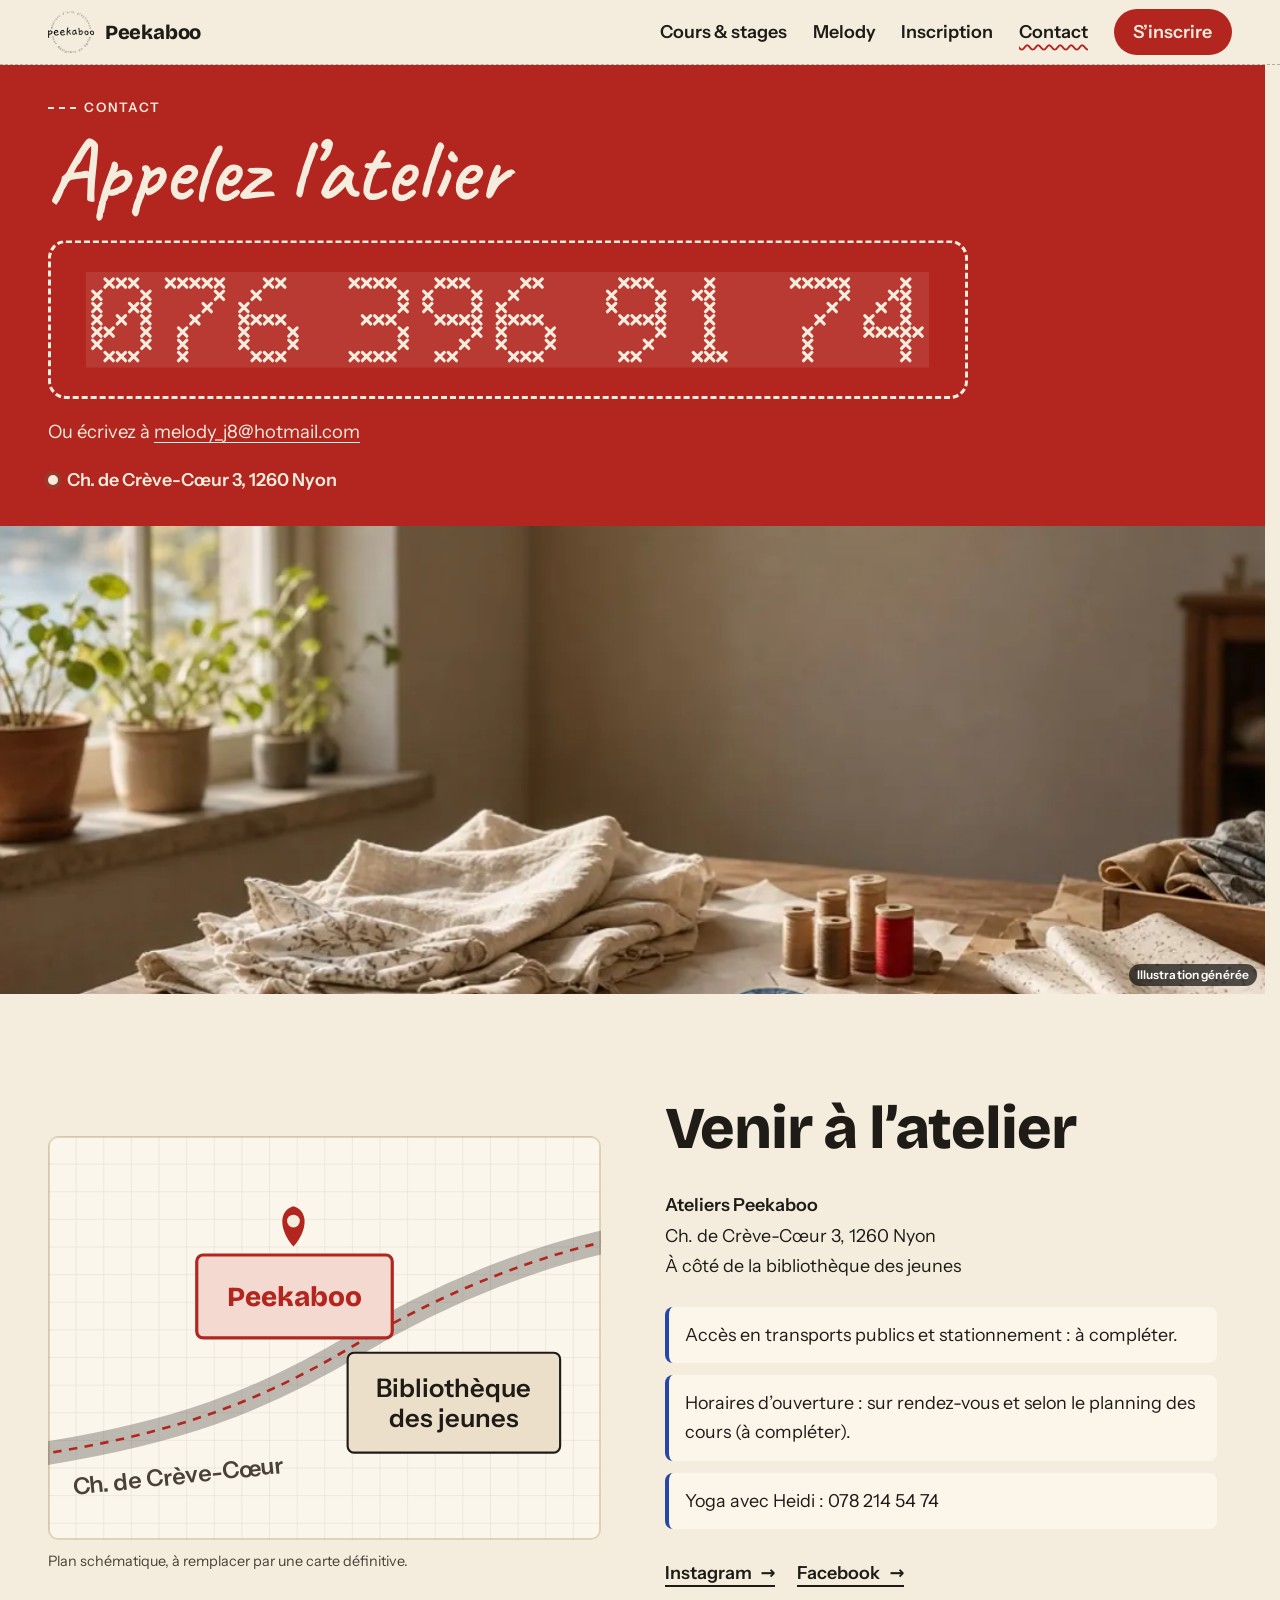
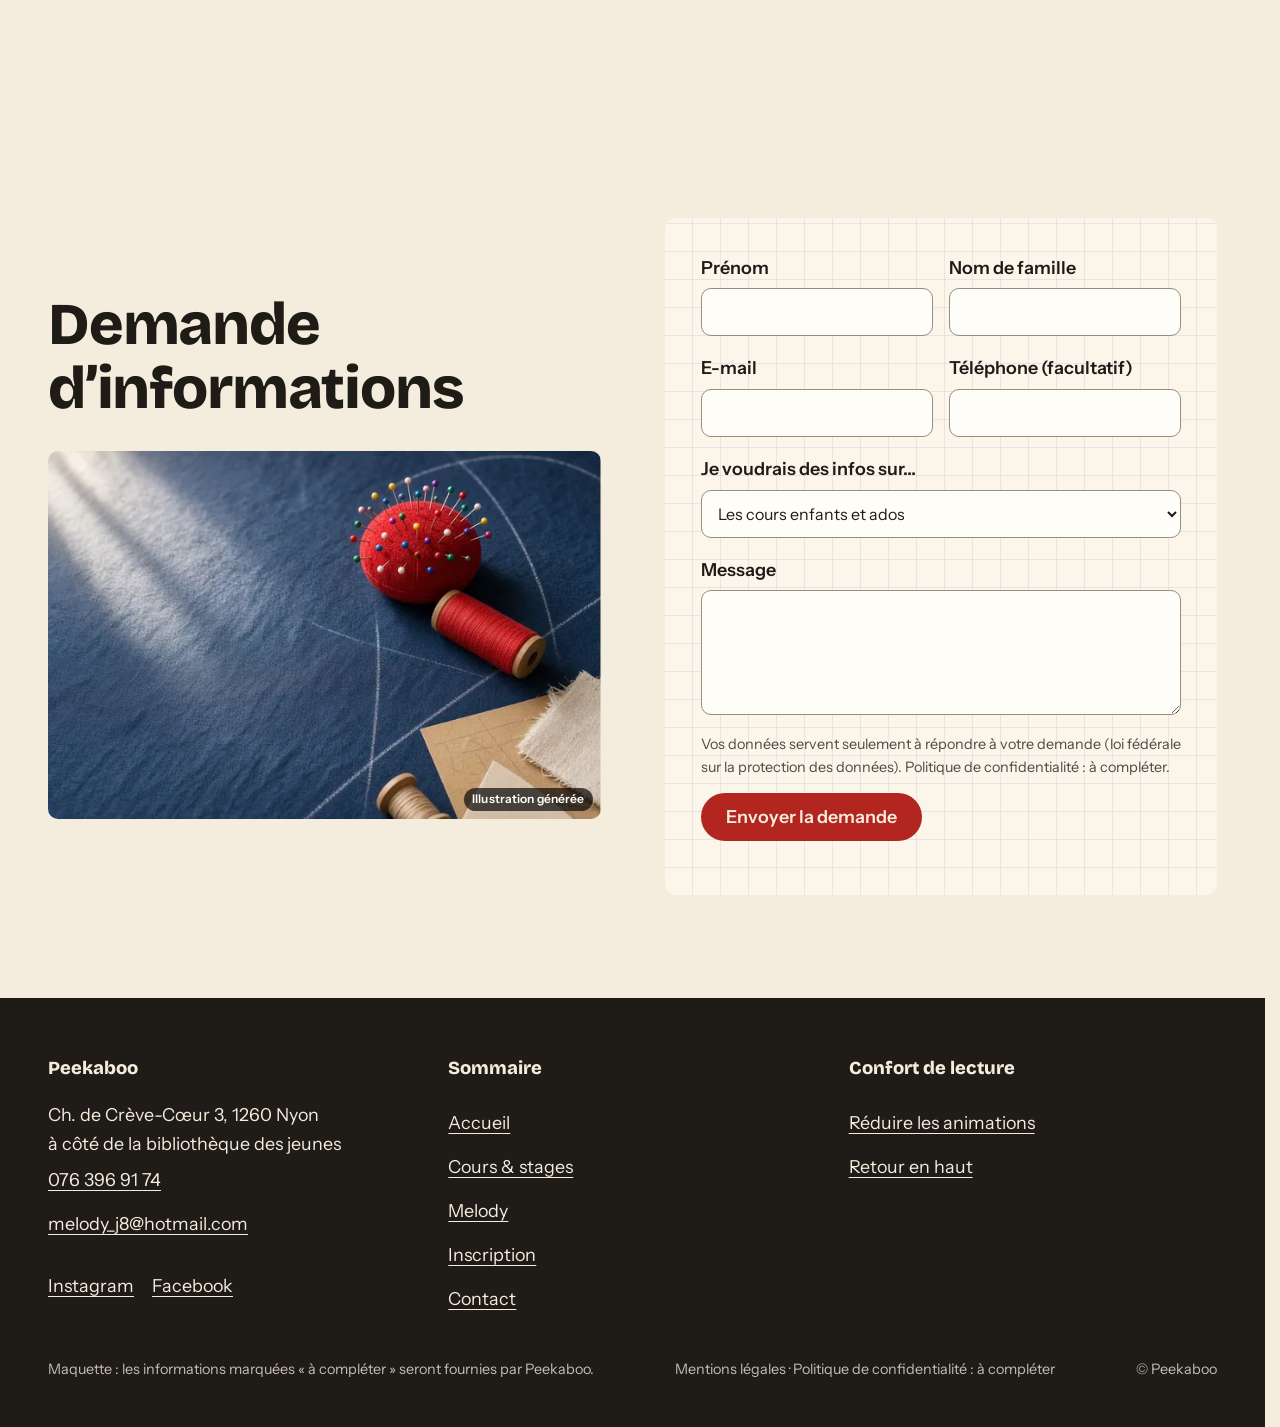
<file: contact.html>
<!doctype html>
<html lang="fr" data-v="2" data-curseur>
<head>
<meta charset="utf-8">
<meta name="viewport" content="width=device-width, initial-scale=1, viewport-fit=cover">
<title>Contact : Peekaboo, Nyon</title>
<meta name="description" content="Ateliers Peekaboo, ch. de Crève-Cœur 3, 1260 Nyon, à côté de la bibliothèque des jeunes. 076 396 91 74.">
<meta name="robots" content="noindex, nofollow">
<link rel="canonical" href="https://peekaboo-maquette.vercel.app/contact">
<style>:root{--fond:#f4ecdd;--texte:#1f1b16;--voile-fond:#1f3170;--ouverture-fond:#b2261f;--menu-fond:#f4ecdd}:root { --entete-h: 72px; --barres-h: 0px; } html { background: var(--fond); color: var(--texte); scrollbar-gutter: stable; } body { margin: 0; background: var(--fond); } html.js:not(.calme):not(.secours):not([data-arrivee="retour"]) [data-anime] { opacity: 0; } html.js:not(.calme):not(.secours):not([data-arrivee="retour"]) [data-anime].vu { opacity: 1; } [data-voile] { position: fixed; inset: 0; z-index: 900; background: var(--voile-fond); transform: translateY(100%); visibility: hidden; pointer-events: none; } html[data-arrivee="voile"]:not(.voile-leve):not(.calme):not(.secours) [data-voile] { transform: none; visibility: visible; } html.calme [data-voile], html.secours [data-voile] { visibility: hidden !important; } .ouverture-panneau { position: fixed; inset: 0; z-index: 850; display: none; place-content: center; justify-items: center; background: var(--ouverture-fond, var(--voile-fond)); color: var(--fond); text-align: center; } html.js[data-arrivee="intro"]:not(.calme):not(.secours):not(.intro-finie) .ouverture-panneau { display: grid; } html.defilement-bloque, html.defilement-bloque body, html.js[data-arrivee="intro"]:not(.calme):not(.secours):not(.intro-finie), html.js[data-arrivee="intro"]:not(.calme):not(.secours):not(.intro-finie) body, html[data-arrivee="voile"]:not(.voile-leve):not(.calme):not(.secours), html[data-arrivee="voile"]:not(.voile-leve):not(.calme):not(.secours) body { overflow: hidden; } html.js[data-arrivee="intro"]:not(.calme):not(.secours):not(.intro-finie) { background-color: var(--ouverture-fond, var(--voile-fond)); } html[data-arrivee="voile"]:not(.voile-leve):not(.calme):not(.secours) { background-color: var(--voile-fond); }</style>
<script>(function () {
var d = document.documentElement, ss = null, ls = null;
try { ss = window.sessionStorage; ls = window.localStorage; } catch (e) {}
d.classList.add('js');
var calme = false;
try { calme = !!ls && ls.getItem('socle:calme') === 'oui'; } catch (e) {}
if (!calme && window.matchMedia && matchMedia('(prefers-reduced-motion: reduce)').matches) calme = true;
if (calme) d.classList.add('calme');
var nav = performance.getEntriesByType ? performance.getEntriesByType('navigation')[0] : null;
var type = nav ? nav.type : 'navigate';
var depart = null;
try { depart = JSON.parse(ss.getItem('socle:depart') || 'null'); ss.removeItem('socle:depart'); } catch (e) {}
if (depart && !(Date.now() - depart.t < 15000)) depart = null;
var retourSection = false;
try { retourSection = !!ss.getItem('socle:calme-retour'); } catch (e) {}
var mode = type === 'back_forward' || retourSection ? 'retour' : type === 'reload' ? 'intro' : depart ? 'voile' : 'intro';
d.setAttribute('data-arrivee', mode);
if (mode === 'voile' && depart.couleur) d.style.setProperty('--voile-fond', depart.couleur);
if (type === 'reload' && 'scrollRestoration' in history) {
if (!retourSection) history.scrollRestoration = 'manual';
}
try {
var choisie = ls && ls.getItem('socle:langue');
var langue = (d.lang || '').slice(0, 2);
if (choisie && choisie !== langue && type === 'navigate' && !depart) {
var alt = document.querySelector('link[rel="alternate"][hreflang="' + choisie + '"]');
if (alt) location.replace(new URL(alt.href).pathname + location.search + location.hash);
}
} catch (e) {}
setTimeout(function () { if (!d.classList.contains('demarre')) d.classList.add('secours'); }, 2000);
})();</script>
<link rel="preload" href="/assets/polices/bricolage-grotesque-latin-800-normal.woff2" as="font" type="font/woff2" crossorigin>
<link rel="preload" href="/assets/polices/instrument-sans-latin-400-normal.woff2" as="font" type="font/woff2" crossorigin>
<link rel="stylesheet" href="/assets/css/socle.css?v=2">
<link rel="stylesheet" href="/assets/js/modules/fil-conducteur/module.css?v=2">
<link rel="stylesheet" href="/assets/js/modules/formulaire-par-etapes/module.css?v=2">
<link rel="stylesheet" href="/assets/js/modules/carte-itineraire-collante/module.css?v=2">
<link rel="stylesheet" href="/assets/css/site.css?v=2">
<link rel="modulepreload" href="/assets/js/site.js?v=2">
<link rel="modulepreload" href="/assets/js/socle/index.js?v=2">
<script src="/assets/vendor/gsap.min.js" defer></script>
<script src="/assets/vendor/ScrollTrigger.min.js" defer></script>
<script src="/assets/vendor/SplitText.min.js" defer></script>
<script type="module" src="/assets/js/site.js?v=2"></script>
<meta name="theme-color" content="#f4ecdd">
<link rel="icon" href="/assets/images/favicon.png" type="image/png">
<link rel="apple-touch-icon" href="/assets/images/apple-touch-icon.png">
<meta property="og:type" content="website">
<meta property="og:site_name" content="Peekaboo">
<meta property="og:locale" content="fr_FR">
<meta property="og:title" content="Contact : Peekaboo, Nyon">
<meta property="og:description" content="Ateliers Peekaboo, ch. de Crève-Cœur 3, 1260 Nyon, à côté de la bibliothèque des jeunes. 076 396 91 74.">
<meta property="og:url" content="https://peekaboo-maquette.vercel.app/contact">
<meta property="og:image" content="https://peekaboo-maquette.vercel.app/assets/partage/contact-fr.jpg">
<meta property="og:image:width" content="1200">
<meta property="og:image:height" content="630">
<meta property="og:image:alt" content="Contact de l’atelier Peekaboo à Nyon">
<meta name="twitter:card" content="summary_large_image">
<script type="application/ld+json">{"@context":"https://schema.org","@type":"LocalBusiness","name":"Peekaboo","description":"Cours de couture et de stylisme, stages de vacances et ateliers créatifs pour enfants, ados et adultes à Nyon.","url":"https://peekaboo-maquette.vercel.app/","telephone":"+41763969174","email":"melody_j8@hotmail.com","address":{"@type":"PostalAddress","streetAddress":"Ch. de Crève-Cœur 3","postalCode":"1260","addressLocality":"Nyon","addressRegion":"VD","addressCountry":"CH"},"sameAs":["https://www.instagram.com/peekaboonyon/","https://www.facebook.com/melody.nelson.94801/"]}</script>
</head>
<body id="haut">
<div data-voile aria-hidden="true" data-effet="fermeture-eclair">
  <span class="zip-pan zip-pan--g"></span><span class="zip-pan zip-pan--d"></span>
  <span class="zip-joint"></span>
  <span class="zip-tirette"><svg viewBox="0 0 40 90"><rect x="8" y="0" width="24" height="22" rx="4"/><path d="M12 22 h16 l-3 60 a5 5 0 0 1 -10 0 z"/><circle cx="20" cy="72" r="4.5"/></svg></span>
  <div class="voile-contenu"><img src="/assets/images/logo-240.webp" alt="" width="240" height="219"><span data-voile-libelle>Contact</span></div>
</div>
<div class="ouverture-panneau" data-ouverture data-gouttiere="#b2261f" aria-hidden="true">
  <div class="pan-tissu" data-effet="coucou">
    <span class="pan-couture"></span>
    <span class="pan-yeux"><span class="pan-oeil"></span><span class="pan-oeil"></span></span>
    <span class="pan-etiquette"><img src="/assets/images/logo-240.webp" alt="" width="240" height="219"><span>Peekaboo</span><small>Ateliers d’arts plastiques pour designers en herbe</small></span>
    <span class="pan-coin"></span>
  </div>
</div>
<a class="evitement" href="#contenu">Aller au contenu</a>
<header data-entete>
  <div class="entete-rangee">
    <a class="entete-logo" href="/" data-libelle="Accueil">
      <img src="/assets/images/logo-240.webp" alt="" width="240" height="219"><span>Peekaboo</span>
    </a>
    <nav data-nav aria-label="Navigation principale">
      <ul><li><a href="/cours" data-libelle="Cours &amp; stages">Cours &amp; stages</a></li><li><a href="/melody" data-libelle="Melody">Melody</a></li><li><a href="/inscription" data-libelle="Inscription">Inscription</a></li><li><a href="/contact" data-libelle="Contact" aria-current="page">Contact</a></li></ul>
    </nav>
    <div class="entete-actions">
      <a class="bouton" href="/inscription" data-libelle="Inscription">S’inscrire</a>
      <button type="button" data-menu-bouton aria-controls="menu" aria-expanded="false" data-libelle-ouvrir="Menu" data-libelle-fermer="Fermer"><span data-libelle-bouton>Menu</span></button>
    </div>
  </div>
</header>
<div id="menu" data-menu role="dialog" aria-modal="true" aria-label="Menu">
  <ul><li style="--i:0"><a href="/" class="menu-lien" data-libelle="Accueil">Accueil</a></li><li style="--i:1"><a href="/cours" class="menu-lien" data-libelle="Cours &amp; stages">Cours &amp; stages</a></li><li style="--i:2"><a href="/melody" class="menu-lien" data-libelle="Melody">Melody</a></li><li style="--i:3"><a href="/inscription" class="menu-lien" data-libelle="Inscription">Inscription</a></li><li style="--i:4"><a href="/contact" class="menu-lien" data-libelle="Contact" aria-current="page">Contact</a></li></ul>
  <p><a class="bouton" href="tel:+41763969174">Appeler 076 396 91 74</a></p>
  <p><button type="button" class="lien" data-calme-bascule data-libelle-reduire="Réduire les animations" data-libelle-retablir="Rétablir les animations" data-libelle-systeme="Animations réduites par le réglage de votre appareil"><span data-libelle-bouton>Réduire les animations</span></button></p>
</div>
<main id="contenu" tabindex="-1" data-page="contact">
<section class="page-tete tete-contact" id="debut">
  <div class="cadre">
    <p class="surtitre" data-anime="gsap">Contact</p>
    <h1 class="tete-contact-titre" data-anime="gsap">Appelez l’atelier</h1>
    <a class="numero" href="tel:+41763969174" data-effet="numero-cousu" data-action-principale>
      <span class="visuellement-cache">076 396 91 74</span><svg class="point-de-croix" viewBox="-4 -4 688 78" aria-hidden="true" data-anime="gsap" data-effet="point-de-croix"><rect class="toile" x="-4" y="-4" width="688" height="78"/><path class="croix" d="M1.6 11.6l6.8 6.8M8.4 11.6l-6.8 6.8"/><path class="croix" d="M1.6 21.6l6.8 6.8M8.4 21.6l-6.8 6.8"/><path class="croix" d="M1.6 31.6l6.8 6.8M8.4 31.6l-6.8 6.8"/><path class="croix" d="M1.6 41.6l6.8 6.8M8.4 41.6l-6.8 6.8"/><path class="croix" d="M1.6 51.6l6.8 6.8M8.4 51.6l-6.8 6.8"/><path class="croix" d="M11.6 1.6l6.8 6.8M18.4 1.6l-6.8 6.8"/><path class="croix" d="M11.6 41.6l6.8 6.8M18.4 41.6l-6.8 6.8"/><path class="croix" d="M11.6 61.6l6.8 6.8M18.4 61.6l-6.8 6.8"/><path class="croix" d="M21.6 1.6l6.8 6.8M28.400000000000002 1.6l-6.8 6.8"/><path class="croix" d="M21.6 31.6l6.8 6.8M28.400000000000002 31.6l-6.8 6.8"/><path class="croix" d="M21.6 61.6l6.8 6.8M28.400000000000002 61.6l-6.8 6.8"/><path class="croix" d="M31.6 1.6l6.8 6.8M38.4 1.6l-6.8 6.8"/><path class="croix" d="M31.6 21.6l6.8 6.8M38.4 21.6l-6.8 6.8"/><path class="croix" d="M31.6 61.6l6.8 6.8M38.4 61.6l-6.8 6.8"/><path class="croix" d="M41.6 11.6l6.8 6.8M48.4 11.6l-6.8 6.8"/><path class="croix" d="M41.6 21.6l6.8 6.8M48.4 21.6l-6.8 6.8"/><path class="croix" d="M41.6 31.6l6.8 6.8M48.4 31.6l-6.8 6.8"/><path class="croix" d="M41.6 41.6l6.8 6.8M48.4 41.6l-6.8 6.8"/><path class="croix" d="M41.6 51.6l6.8 6.8M48.4 51.6l-6.8 6.8"/><path class="croix" d="M61.6 1.6l6.8 6.8M68.4 1.6l-6.8 6.8"/><path class="croix" d="M71.6 1.6l6.8 6.8M78.39999999999999 1.6l-6.8 6.8"/><path class="croix" d="M71.6 41.6l6.8 6.8M78.39999999999999 41.6l-6.8 6.8"/><path class="croix" d="M71.6 51.6l6.8 6.8M78.39999999999999 51.6l-6.8 6.8"/><path class="croix" d="M71.6 61.6l6.8 6.8M78.39999999999999 61.6l-6.8 6.8"/><path class="croix" d="M81.6 1.6l6.8 6.8M88.39999999999999 1.6l-6.8 6.8"/><path class="croix" d="M81.6 31.6l6.8 6.8M88.39999999999999 31.6l-6.8 6.8"/><path class="croix" d="M91.6 1.6l6.8 6.8M98.39999999999999 1.6l-6.8 6.8"/><path class="croix" d="M91.6 21.6l6.8 6.8M98.39999999999999 21.6l-6.8 6.8"/><path class="croix" d="M101.6 1.6l6.8 6.8M108.39999999999999 1.6l-6.8 6.8"/><path class="croix" d="M101.6 11.6l6.8 6.8M108.39999999999999 11.6l-6.8 6.8"/><path class="croix" d="M121.6 21.6l6.8 6.8M128.4 21.6l-6.8 6.8"/><path class="croix" d="M121.6 31.6l6.8 6.8M128.4 31.6l-6.8 6.8"/><path class="croix" d="M121.6 41.6l6.8 6.8M128.4 41.6l-6.8 6.8"/><path class="croix" d="M121.6 51.6l6.8 6.8M128.4 51.6l-6.8 6.8"/><path class="croix" d="M131.6 11.6l6.8 6.8M138.4 11.6l-6.8 6.8"/><path class="croix" d="M131.6 31.6l6.8 6.8M138.4 31.6l-6.8 6.8"/><path class="croix" d="M131.6 61.6l6.8 6.8M138.4 61.6l-6.8 6.8"/><path class="croix" d="M141.6 1.6l6.8 6.8M148.4 1.6l-6.8 6.8"/><path class="croix" d="M141.6 31.6l6.8 6.8M148.4 31.6l-6.8 6.8"/><path class="croix" d="M141.6 61.6l6.8 6.8M148.4 61.6l-6.8 6.8"/><path class="croix" d="M151.6 1.6l6.8 6.8M158.4 1.6l-6.8 6.8"/><path class="croix" d="M151.6 31.6l6.8 6.8M158.4 31.6l-6.8 6.8"/><path class="croix" d="M151.6 61.6l6.8 6.8M158.4 61.6l-6.8 6.8"/><path class="croix" d="M161.6 41.6l6.8 6.8M168.4 41.6l-6.8 6.8"/><path class="croix" d="M161.6 51.6l6.8 6.8M168.4 51.6l-6.8 6.8"/><path class="croix" d="M211.6 1.6l6.8 6.8M218.4 1.6l-6.8 6.8"/><path class="croix" d="M211.6 61.6l6.8 6.8M218.4 61.6l-6.8 6.8"/><path class="croix" d="M221.6 1.6l6.8 6.8M228.4 1.6l-6.8 6.8"/><path class="croix" d="M221.6 31.6l6.8 6.8M228.4 31.6l-6.8 6.8"/><path class="croix" d="M221.6 61.6l6.8 6.8M228.4 61.6l-6.8 6.8"/><path class="croix" d="M231.6 1.6l6.8 6.8M238.4 1.6l-6.8 6.8"/><path class="croix" d="M231.6 31.6l6.8 6.8M238.4 31.6l-6.8 6.8"/><path class="croix" d="M231.6 61.6l6.8 6.8M238.4 61.6l-6.8 6.8"/><path class="croix" d="M241.6 1.6l6.8 6.8M248.4 1.6l-6.8 6.8"/><path class="croix" d="M241.6 31.6l6.8 6.8M248.4 31.6l-6.8 6.8"/><path class="croix" d="M241.6 61.6l6.8 6.8M248.4 61.6l-6.8 6.8"/><path class="croix" d="M251.6 11.6l6.8 6.8M258.4 11.6l-6.8 6.8"/><path class="croix" d="M251.6 21.6l6.8 6.8M258.4 21.6l-6.8 6.8"/><path class="croix" d="M251.6 41.6l6.8 6.8M258.4 41.6l-6.8 6.8"/><path class="croix" d="M251.6 51.6l6.8 6.8M258.4 51.6l-6.8 6.8"/><path class="croix" d="M271.6 11.6l6.8 6.8M278.40000000000003 11.6l-6.8 6.8"/><path class="croix" d="M271.6 21.6l6.8 6.8M278.40000000000003 21.6l-6.8 6.8"/><path class="croix" d="M281.6 1.6l6.8 6.8M288.40000000000003 1.6l-6.8 6.8"/><path class="croix" d="M281.6 31.6l6.8 6.8M288.40000000000003 31.6l-6.8 6.8"/><path class="croix" d="M281.6 61.6l6.8 6.8M288.40000000000003 61.6l-6.8 6.8"/><path class="croix" d="M291.6 1.6l6.8 6.8M298.40000000000003 1.6l-6.8 6.8"/><path class="croix" d="M291.6 31.6l6.8 6.8M298.40000000000003 31.6l-6.8 6.8"/><path class="croix" d="M291.6 61.6l6.8 6.8M298.40000000000003 61.6l-6.8 6.8"/><path class="croix" d="M301.6 1.6l6.8 6.8M308.40000000000003 1.6l-6.8 6.8"/><path class="croix" d="M301.6 31.6l6.8 6.8M308.40000000000003 31.6l-6.8 6.8"/><path class="croix" d="M301.6 51.6l6.8 6.8M308.40000000000003 51.6l-6.8 6.8"/><path class="croix" d="M311.6 11.6l6.8 6.8M318.40000000000003 11.6l-6.8 6.8"/><path class="croix" d="M311.6 21.6l6.8 6.8M318.40000000000003 21.6l-6.8 6.8"/><path class="croix" d="M311.6 31.6l6.8 6.8M318.40000000000003 31.6l-6.8 6.8"/><path class="croix" d="M311.6 41.6l6.8 6.8M318.40000000000003 41.6l-6.8 6.8"/><path class="croix" d="M331.6 21.6l6.8 6.8M338.40000000000003 21.6l-6.8 6.8"/><path class="croix" d="M331.6 31.6l6.8 6.8M338.40000000000003 31.6l-6.8 6.8"/><path class="croix" d="M331.6 41.6l6.8 6.8M338.40000000000003 41.6l-6.8 6.8"/><path class="croix" d="M331.6 51.6l6.8 6.8M338.40000000000003 51.6l-6.8 6.8"/><path class="croix" d="M341.6 11.6l6.8 6.8M348.40000000000003 11.6l-6.8 6.8"/><path class="croix" d="M341.6 31.6l6.8 6.8M348.40000000000003 31.6l-6.8 6.8"/><path class="croix" d="M341.6 61.6l6.8 6.8M348.40000000000003 61.6l-6.8 6.8"/><path class="croix" d="M351.6 1.6l6.8 6.8M358.40000000000003 1.6l-6.8 6.8"/><path class="croix" d="M351.6 31.6l6.8 6.8M358.40000000000003 31.6l-6.8 6.8"/><path class="croix" d="M351.6 61.6l6.8 6.8M358.40000000000003 61.6l-6.8 6.8"/><path class="croix" d="M361.6 1.6l6.8 6.8M368.40000000000003 1.6l-6.8 6.8"/><path class="croix" d="M361.6 31.6l6.8 6.8M368.40000000000003 31.6l-6.8 6.8"/><path class="croix" d="M361.6 61.6l6.8 6.8M368.40000000000003 61.6l-6.8 6.8"/><path class="croix" d="M371.6 41.6l6.8 6.8M378.40000000000003 41.6l-6.8 6.8"/><path class="croix" d="M371.6 51.6l6.8 6.8M378.40000000000003 51.6l-6.8 6.8"/><path class="croix" d="M421.6 11.6l6.8 6.8M428.40000000000003 11.6l-6.8 6.8"/><path class="croix" d="M421.6 21.6l6.8 6.8M428.40000000000003 21.6l-6.8 6.8"/><path class="croix" d="M431.6 1.6l6.8 6.8M438.40000000000003 1.6l-6.8 6.8"/><path class="croix" d="M431.6 31.6l6.8 6.8M438.40000000000003 31.6l-6.8 6.8"/><path class="croix" d="M431.6 61.6l6.8 6.8M438.40000000000003 61.6l-6.8 6.8"/><path class="croix" d="M441.6 1.6l6.8 6.8M448.40000000000003 1.6l-6.8 6.8"/><path class="croix" d="M441.6 31.6l6.8 6.8M448.40000000000003 31.6l-6.8 6.8"/><path class="croix" d="M441.6 61.6l6.8 6.8M448.40000000000003 61.6l-6.8 6.8"/><path class="croix" d="M451.6 1.6l6.8 6.8M458.40000000000003 1.6l-6.8 6.8"/><path class="croix" d="M451.6 31.6l6.8 6.8M458.40000000000003 31.6l-6.8 6.8"/><path class="croix" d="M451.6 51.6l6.8 6.8M458.40000000000003 51.6l-6.8 6.8"/><path class="croix" d="M461.6 11.6l6.8 6.8M468.40000000000003 11.6l-6.8 6.8"/><path class="croix" d="M461.6 21.6l6.8 6.8M468.40000000000003 21.6l-6.8 6.8"/><path class="croix" d="M461.6 31.6l6.8 6.8M468.40000000000003 31.6l-6.8 6.8"/><path class="croix" d="M461.6 41.6l6.8 6.8M468.40000000000003 41.6l-6.8 6.8"/><path class="croix" d="M491.6 11.6l6.8 6.8M498.40000000000003 11.6l-6.8 6.8"/><path class="croix" d="M491.6 61.6l6.8 6.8M498.40000000000003 61.6l-6.8 6.8"/><path class="croix" d="M501.6 1.6l6.8 6.8M508.40000000000003 1.6l-6.8 6.8"/><path class="croix" d="M501.6 11.6l6.8 6.8M508.40000000000003 11.6l-6.8 6.8"/><path class="croix" d="M501.6 21.6l6.8 6.8M508.40000000000003 21.6l-6.8 6.8"/><path class="croix" d="M501.6 31.6l6.8 6.8M508.40000000000003 31.6l-6.8 6.8"/><path class="croix" d="M501.6 41.6l6.8 6.8M508.40000000000003 41.6l-6.8 6.8"/><path class="croix" d="M501.6 51.6l6.8 6.8M508.40000000000003 51.6l-6.8 6.8"/><path class="croix" d="M501.6 61.6l6.8 6.8M508.40000000000003 61.6l-6.8 6.8"/><path class="croix" d="M511.6 61.6l6.8 6.8M518.4 61.6l-6.8 6.8"/><path class="croix" d="M571.6 1.6l6.8 6.8M578.4 1.6l-6.8 6.8"/><path class="croix" d="M581.6 1.6l6.8 6.8M588.4 1.6l-6.8 6.8"/><path class="croix" d="M581.6 41.6l6.8 6.8M588.4 41.6l-6.8 6.8"/><path class="croix" d="M581.6 51.6l6.8 6.8M588.4 51.6l-6.8 6.8"/><path class="croix" d="M581.6 61.6l6.8 6.8M588.4 61.6l-6.8 6.8"/><path class="croix" d="M591.6 1.6l6.8 6.8M598.4 1.6l-6.8 6.8"/><path class="croix" d="M591.6 31.6l6.8 6.8M598.4 31.6l-6.8 6.8"/><path class="croix" d="M601.6 1.6l6.8 6.8M608.4 1.6l-6.8 6.8"/><path class="croix" d="M601.6 21.6l6.8 6.8M608.4 21.6l-6.8 6.8"/><path class="croix" d="M611.6 1.6l6.8 6.8M618.4 1.6l-6.8 6.8"/><path class="croix" d="M611.6 11.6l6.8 6.8M618.4 11.6l-6.8 6.8"/><path class="croix" d="M631.6 31.6l6.8 6.8M638.4 31.6l-6.8 6.8"/><path class="croix" d="M631.6 41.6l6.8 6.8M638.4 41.6l-6.8 6.8"/><path class="croix" d="M641.6 21.6l6.8 6.8M648.4 21.6l-6.8 6.8"/><path class="croix" d="M641.6 41.6l6.8 6.8M648.4 41.6l-6.8 6.8"/><path class="croix" d="M651.6 11.6l6.8 6.8M658.4 11.6l-6.8 6.8"/><path class="croix" d="M651.6 41.6l6.8 6.8M658.4 41.6l-6.8 6.8"/><path class="croix" d="M661.6 1.6l6.8 6.8M668.4 1.6l-6.8 6.8"/><path class="croix" d="M661.6 11.6l6.8 6.8M668.4 11.6l-6.8 6.8"/><path class="croix" d="M661.6 21.6l6.8 6.8M668.4 21.6l-6.8 6.8"/><path class="croix" d="M661.6 31.6l6.8 6.8M668.4 31.6l-6.8 6.8"/><path class="croix" d="M661.6 41.6l6.8 6.8M668.4 41.6l-6.8 6.8"/><path class="croix" d="M661.6 51.6l6.8 6.8M668.4 51.6l-6.8 6.8"/><path class="croix" d="M661.6 61.6l6.8 6.8M668.4 61.6l-6.8 6.8"/><path class="croix" d="M671.6 41.6l6.8 6.8M678.4 41.6l-6.8 6.8"/></svg>
    </a>
    <p class="tete-contact-texte" data-anime="gsap">Ou écrivez à <a href="mailto:melody_j8@hotmail.com">melody_j8@hotmail.com</a></p>
    <p class="hero-info" data-info-cle data-anime="gsap">Ch. de Crève-Cœur 3, 1260 Nyon</p>
  </div>
  <figure class="media tete-contact-media" data-grok data-fx="parallaxe" style="--cadrage:50% 50%">
  <picture><source media="(max-width: 760px) and (orientation: portrait)" srcset="/assets/images/grok/contact-bandeau-mobile-640.webp 640w, /assets/images/grok/contact-bandeau-mobile-1080.webp 1080w" sizes="100vw">
    <img src="/assets/images/grok/contact-bandeau-1280.webp" srcset="/assets/images/grok/contact-bandeau-640.webp 640w, /assets/images/grok/contact-bandeau-1280.webp 1280w" sizes="100vw" alt="Fenêtre d’un atelier de couture" width="1280" height="640" fetchpriority="high" loading="eager" decoding="async">
  </picture><figcaption class="mention-ia">Illustration générée</figcaption>
</figure>
</section>
<section class="bloc-page acces" id="acces">
  <div class="cadre pratique-grille">
    <div class="pratique-carte"><svg class="plan" viewBox="0 0 520 380" role="img" aria-label="Plan schématique de l’accès à l’atelier" data-visuel data-fx="trace">
  <defs><pattern id="plan-grille" width="26" height="26" patternUnits="userSpaceOnUse"><path d="M26 0H0V26" fill="none" stroke="currentColor" stroke-opacity=".12" stroke-width="1"/></pattern></defs>
  <rect width="520" height="380" fill="url(#plan-grille)"/>
  <path class="plan-chemin" d="M-10 300 C 120 280, 200 250, 290 196 S 470 110, 540 96" fill="none" stroke="currentColor" stroke-opacity=".28" stroke-width="22" stroke-linecap="round"/>
  <g><path data-fx-trait d="M-10 300 C 120 280, 200 250, 290 196 S 470 110, 540 96" fill="none" stroke="var(--fil)" stroke-width="2.5" stroke-dasharray="8 7"/></g>
  <g class="plan-bati">
    <rect x="282" y="204" width="200" height="94" rx="6"/>
    <rect class="plan-atelier" x="140" y="112" width="184" height="78" rx="6"/>
  </g>
  <text x="382" y="246" text-anchor="middle" class="plan-texte">Bibliothèque</text>
  <text x="382" y="274" text-anchor="middle" class="plan-texte">des jeunes</text>
  <text x="232" y="160" text-anchor="middle" class="plan-texte plan-texte--fort">Peekaboo</text>
  <text x="24" y="338" class="plan-texte plan-texte--petit" transform="rotate(-6 24 338)">Ch. de Crève-Cœur</text>
  <g class="plan-epingle" transform="translate(231 104)"><path d="M0 0 C -14 -16 -14 -34 0 -38 C 14 -34 14 -16 0 0 Z"/><circle cy="-24" r="6" fill="#f4ecdd"/></g>
</svg><p class="pratique-legende">Plan schématique, à remplacer par une carte définitive.</p></div>
    <div>
      <h2 data-anime="lignes">Venir à l’atelier</h2>
      <address class="pratique-adresse" data-anime><strong>Ateliers Peekaboo</strong><br>Ch. de Crève-Cœur 3, 1260 Nyon<br>À côté de la bibliothèque des jeunes</address>
      <ul class="conditions" data-anime="cascade"><li>Accès en transports publics et stationnement : à compléter.</li><li>Horaires d’ouverture : sur rendez-vous et selon le planning des cours (à compléter).</li><li>Yoga avec Heidi : 078 214 54 74</li></ul>
      <p class="reseaux" data-anime><a class="lien-fleche" href="https://www.instagram.com/peekaboonyon/" target="_blank" rel="noopener" aria-label="Instagram de Peekaboo (nouvel onglet)">Instagram</a> <a class="lien-fleche" href="https://www.facebook.com/melody.nelson.94801/" target="_blank" rel="noopener" aria-label="Facebook de Peekaboo (nouvel onglet)">Facebook</a></p>
    </div>
  </div>
</section>
<section class="bloc-page formulaire-contact" id="formulaire">
  <div class="cadre formulaire-grille">
    <div>
      <h2 data-anime="lignes">Demande d’informations</h2>
      <figure class="media formulaire-media" data-grok data-anime="rideau" style="--cadrage:50% 50%">
  <picture><source media="(max-width: 760px) and (orientation: portrait)" srcset="/assets/images/grok/inscription-ouverture-mobile-640.webp 640w, /assets/images/grok/inscription-ouverture-mobile-1080.webp 1080w" sizes="(max-width: 760px) 92vw, 36vw">
    <img src="/assets/images/grok/inscription-ouverture-1280.webp" srcset="/assets/images/grok/inscription-ouverture-640.webp 640w, /assets/images/grok/inscription-ouverture-1280.webp 1280w" sizes="(max-width: 760px) 92vw, 36vw" alt="Pelote à épingles et bobine de fil rouge sur un coton bleu marqué à la craie" width="1280" height="854" loading="lazy" decoding="async">
  </picture><figcaption class="mention-ia">Illustration générée</figcaption>
</figure>
    </div>
    <form class="formulaire" data-formulaire novalidate data-anime>
      <div class="fpe__ligne">
        <div class="champ"><label for="c-prenom">Prénom</label><input id="c-prenom" name="prenom" autocomplete="given-name" required></div>
        <div class="champ"><label for="c-nom">Nom de famille</label><input id="c-nom" name="nom" autocomplete="family-name" required></div>
      </div>
      <div class="fpe__ligne">
        <div class="champ"><label for="c-email">E-mail</label><input id="c-email" name="email" type="email" autocomplete="email" required></div>
        <div class="champ"><label for="c-tel">Téléphone (facultatif)</label><input id="c-tel" name="tel" type="tel" autocomplete="tel"></div>
      </div>
      <div class="champ"><label for="c-sujet">Je voudrais des infos sur…</label>
        <select id="c-sujet" name="sujet" required>
          <option value="enfants-ados">Les cours enfants et ados</option><option value="adultes">Les cours adultes</option><option value="stage-click">Le stage click !</option><option value="weekend">Les ateliers du weekend</option><option value="sur-mesure">Le sur-mesure MADEBYMELODY</option><option value="autre">Autre chose</option>
        </select></div>
      <div class="champ"><label for="c-message">Message</label><textarea id="c-message" name="message" rows="4"></textarea></div>
      <p class="mention-donnees">Vos données servent seulement à répondre à votre demande (loi fédérale sur la protection des données). Politique de confidentialité : à compléter.</p>
      <p><button type="submit" class="bouton">Envoyer la demande</button></p>
      <p data-message-envoi hidden tabindex="-1" data-texte="Demande simulée : rien n’a été envoyé. Sur le site final, elle partira vers Peekaboo."></p>
    </form>
  </div>
</section>
</main>
<footer class="pied" id="pied">
  <div class="conteneur pied-grille">
    <div>
      <p><strong>Peekaboo</strong></p>
      <p>Ch. de Crève-Cœur 3, 1260 Nyon<br>à côté de la bibliothèque des jeunes<br><a href="tel:+41763969174">076 396 91 74</a><br><a href="mailto:melody_j8@hotmail.com">melody_j8@hotmail.com</a></p>
      <p class="pied-reseaux"><a href="https://www.instagram.com/peekaboonyon/" target="_blank" rel="noopener" aria-label="Instagram de Peekaboo (nouvel onglet)">Instagram</a> <a href="https://www.facebook.com/melody.nelson.94801/" target="_blank" rel="noopener" aria-label="Facebook de Peekaboo (nouvel onglet)">Facebook</a></p>
    </div>
    <nav aria-label="Sommaire">
      <p><strong>Sommaire</strong></p>
      <ul><li><a href="/" data-libelle="Accueil">Accueil</a></li><li><a href="/cours" data-libelle="Cours &amp; stages">Cours &amp; stages</a></li><li><a href="/melody" data-libelle="Melody">Melody</a></li><li><a href="/inscription" data-libelle="Inscription">Inscription</a></li><li><a href="/contact" data-libelle="Contact" aria-current="page">Contact</a></li></ul>
    </nav>
    <div>
      <p><strong>Confort de lecture</strong></p>
      <ul>
        <li><button type="button" class="lien" data-calme-bascule data-libelle-reduire="Réduire les animations" data-libelle-retablir="Rétablir les animations" data-libelle-systeme="Animations réduites par le réglage de votre appareil"><span data-libelle-bouton>Réduire les animations</span></button></li>
        <li><a href="#haut" data-sans-transition>Retour en haut</a></li>
      </ul>
    </div>
  </div>
  <div class="conteneur pied-bas"><p>Maquette : les informations marquées « à compléter » seront fournies par Peekaboo.</p><p>Mentions légales · Politique de confidentialité : à compléter</p><p>© Peekaboo</p></div>
</footer>
<div data-barre-fixe>
  <a class="bouton bouton--contour" href="tel:+41763969174">Appeler</a>
  <a class="bouton" href="/inscription" data-libelle="Inscription">S’inscrire</a>
</div>
</body>
</html>
</file>
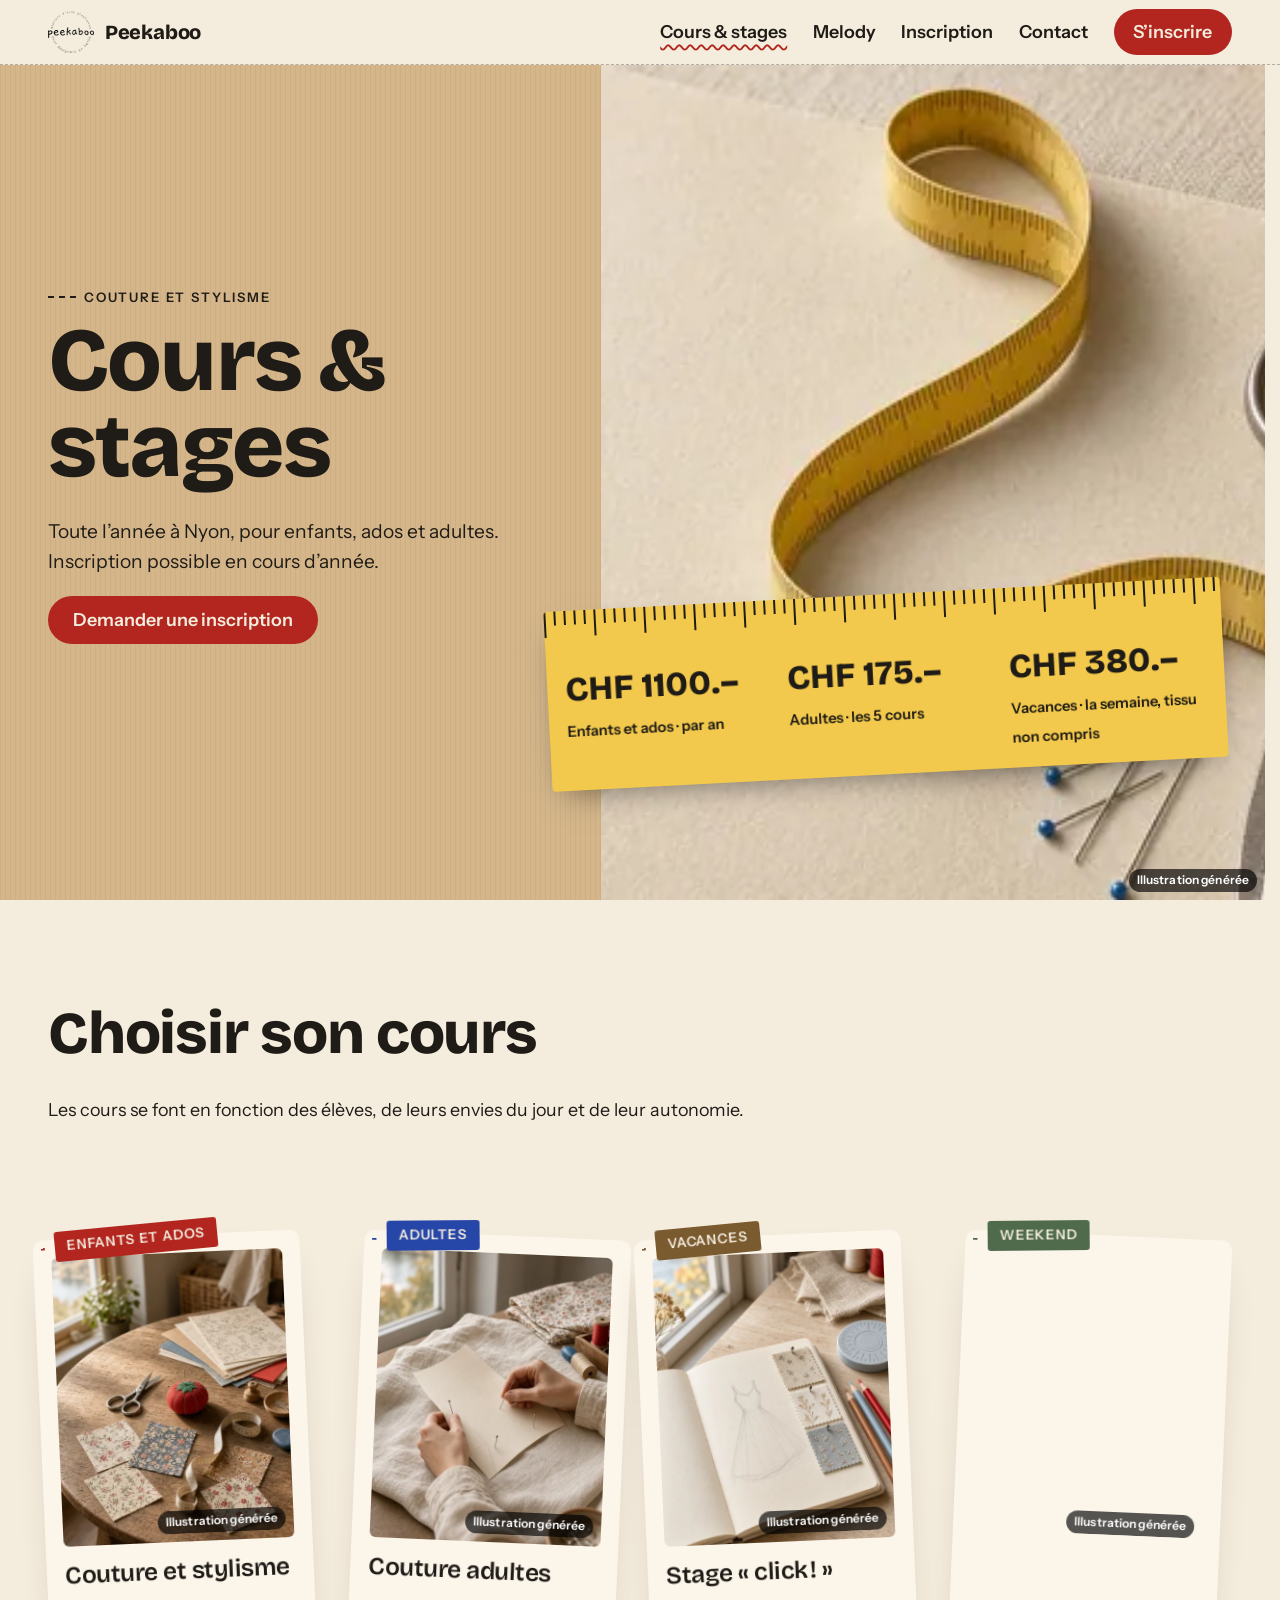
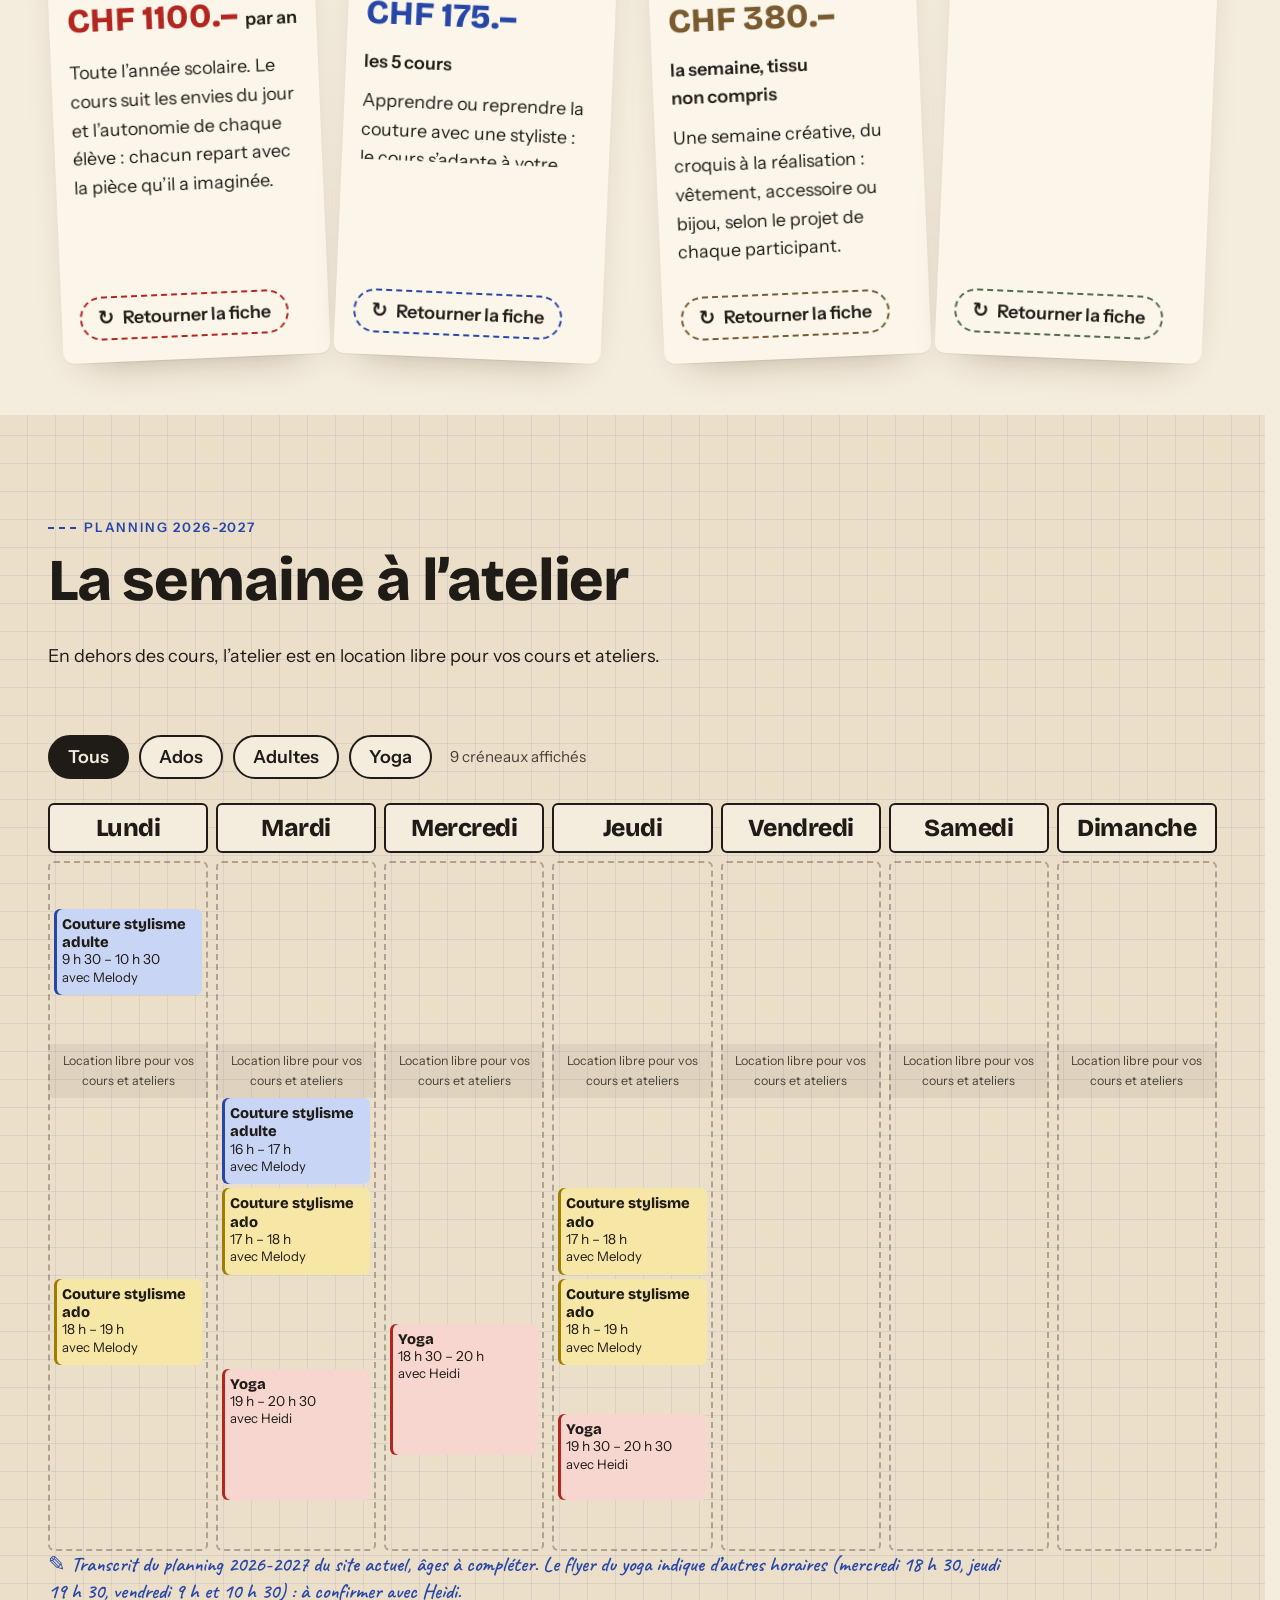
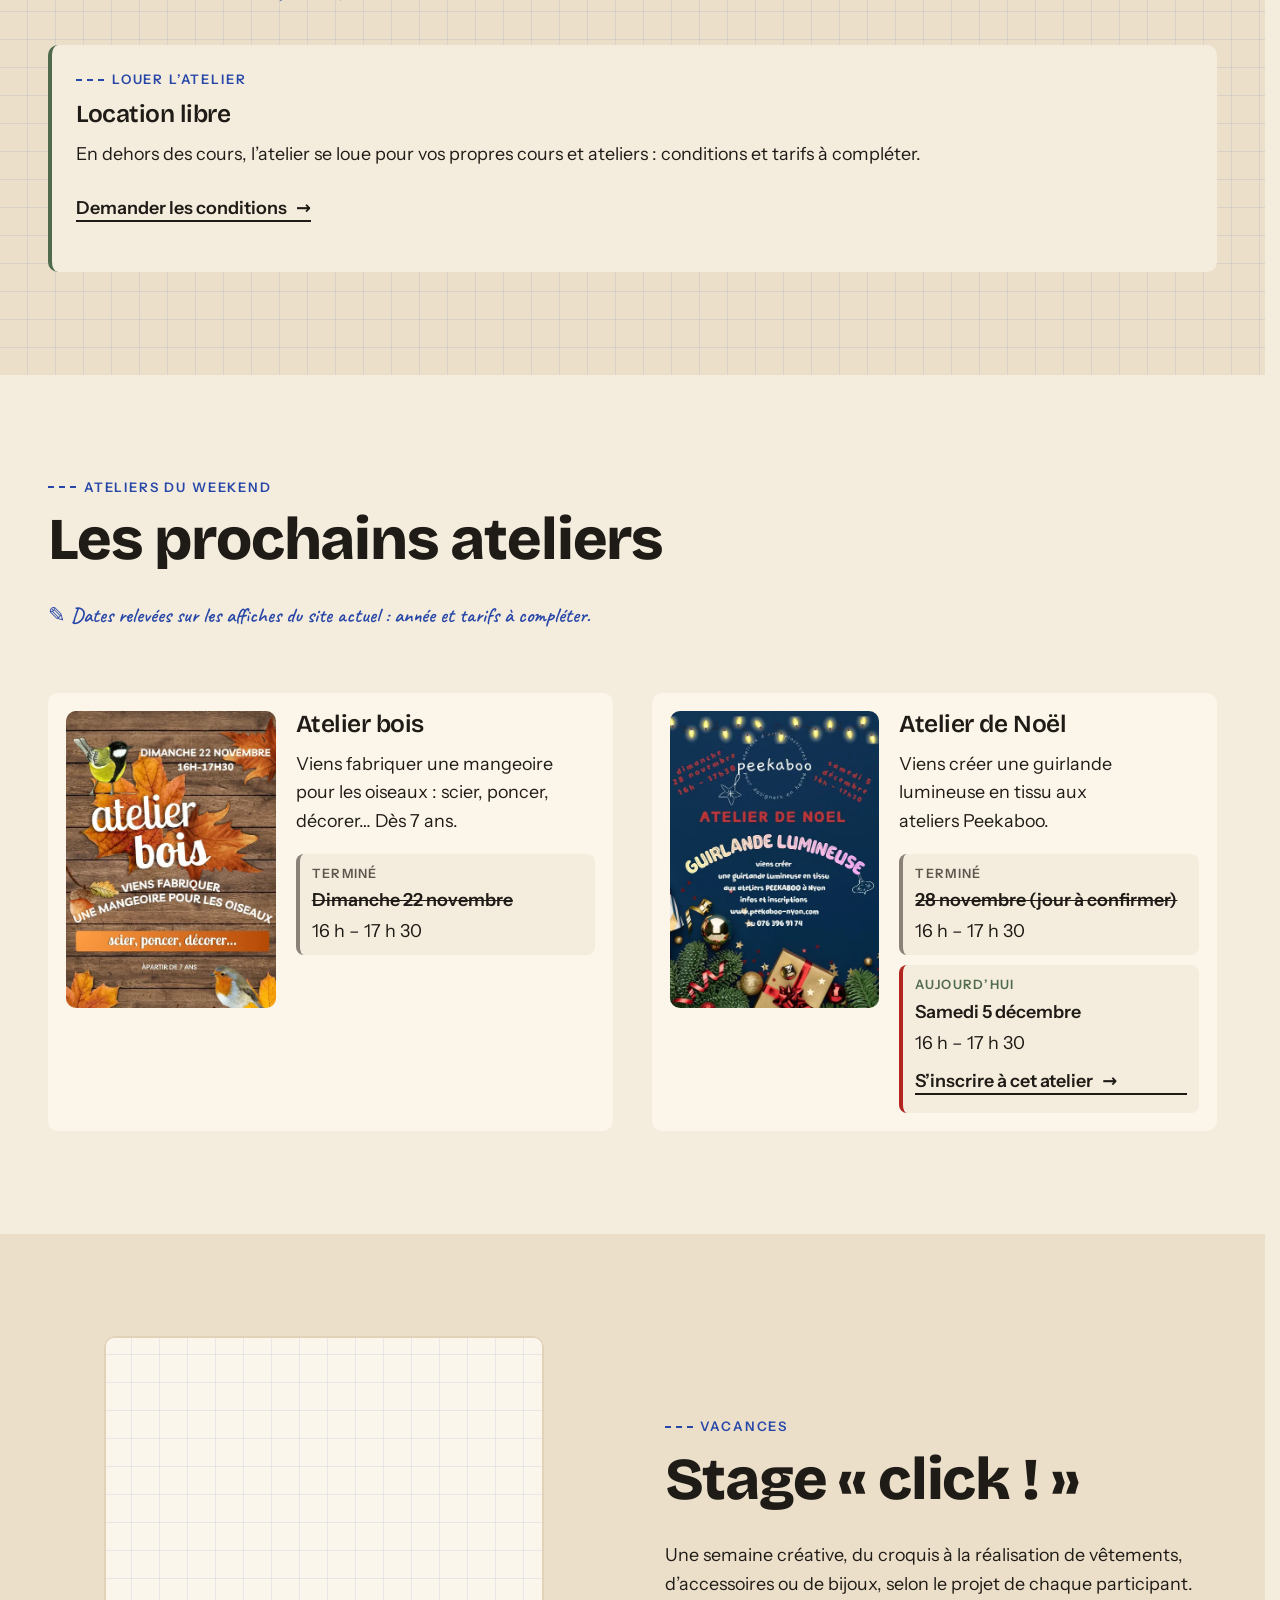
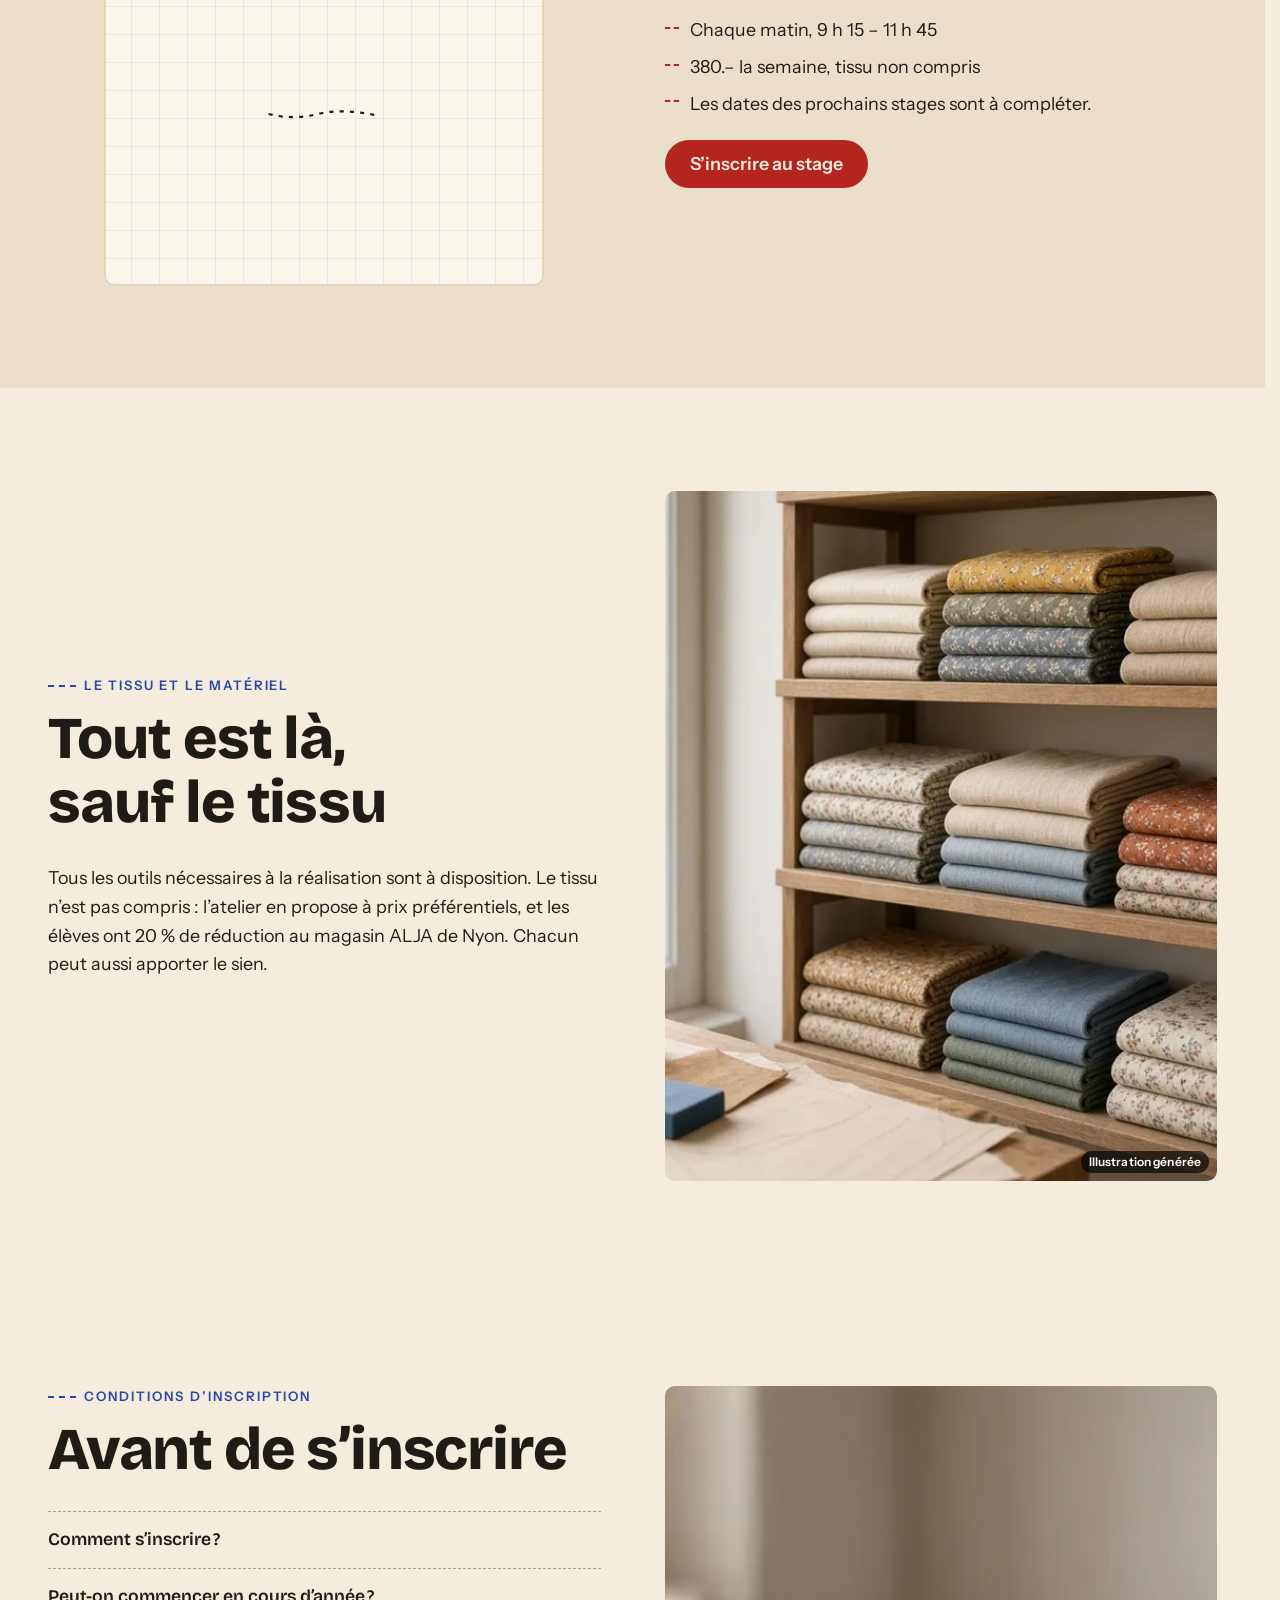
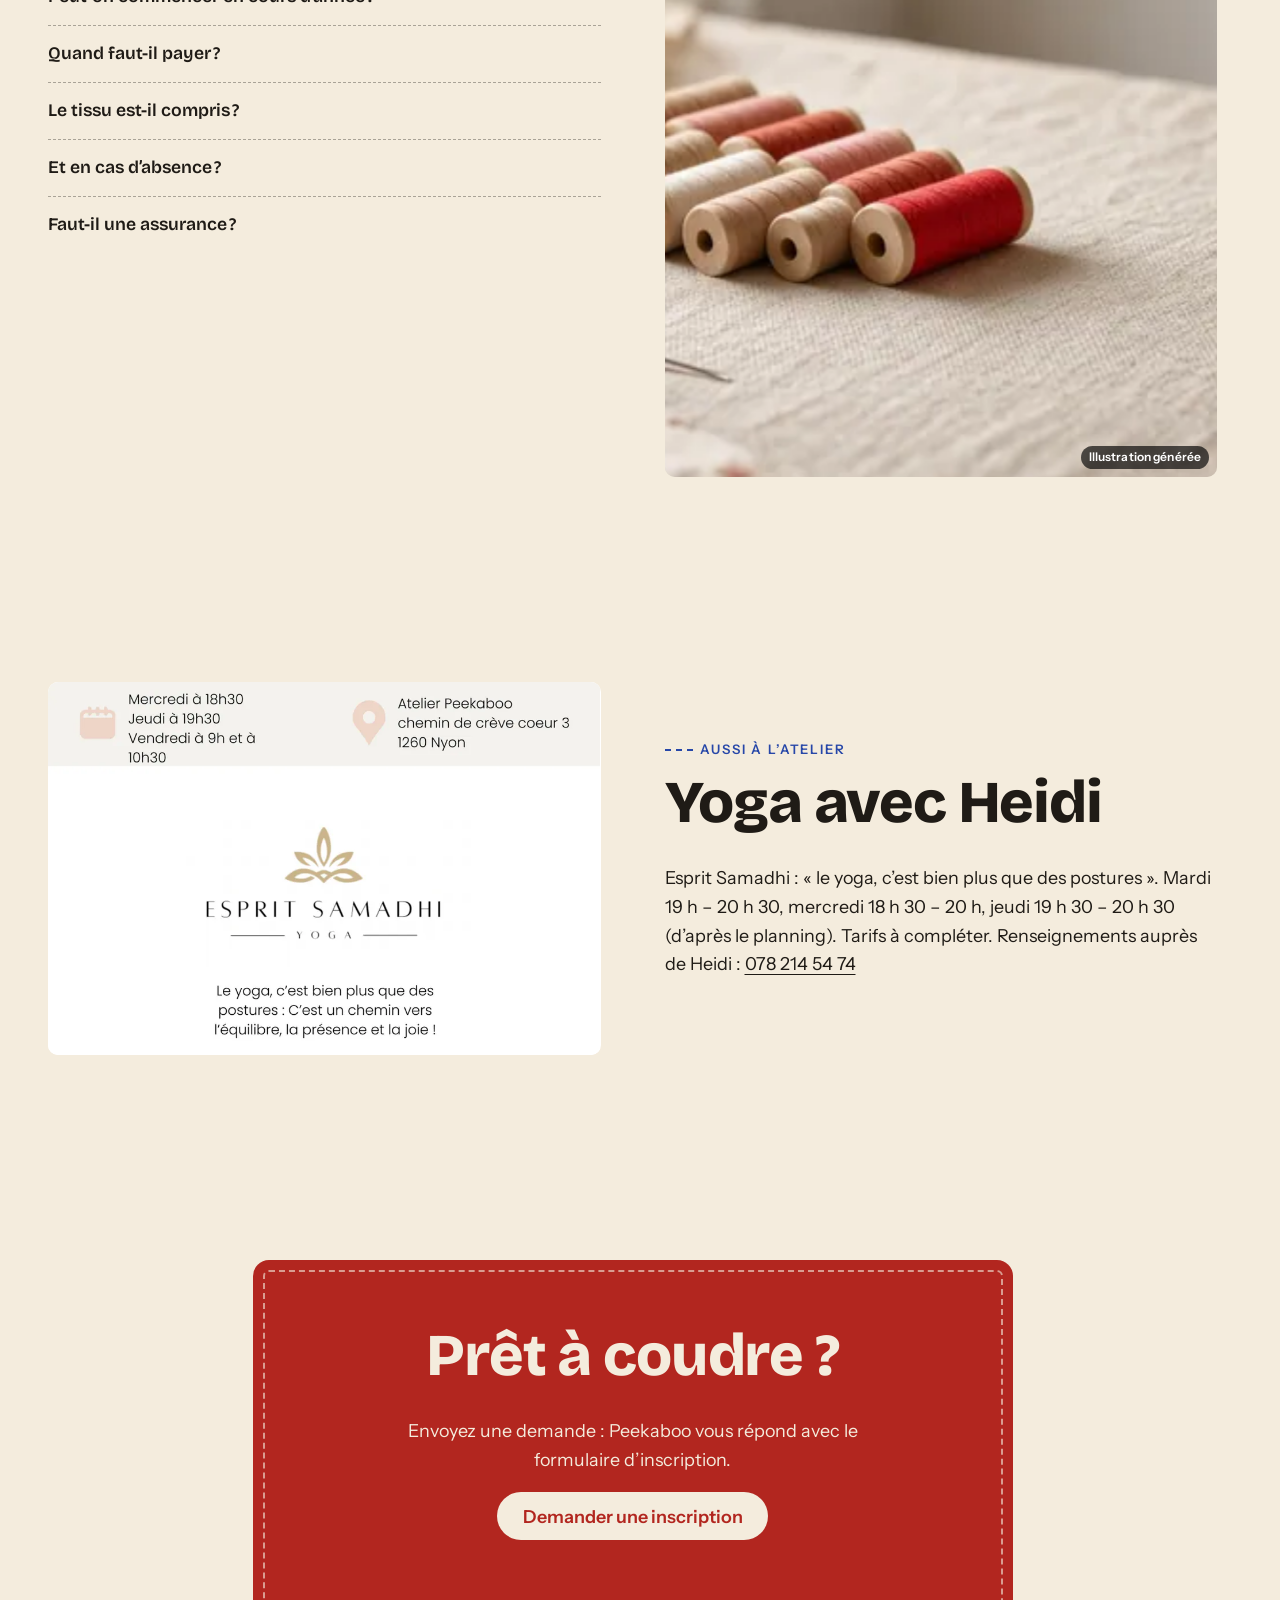
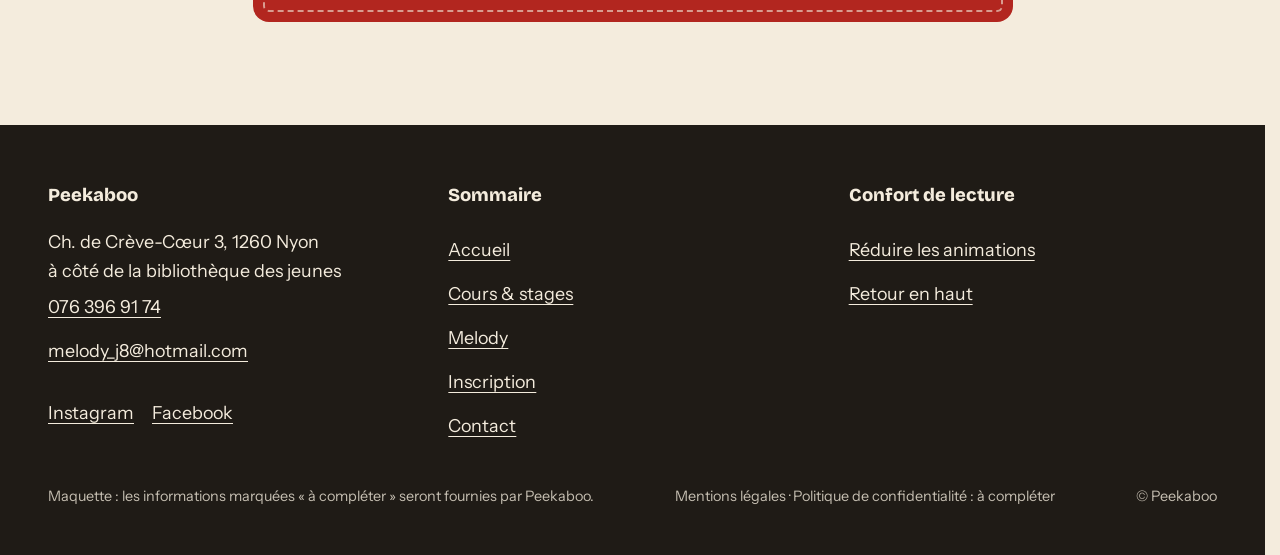
<file: cours.html>
<!doctype html>
<html lang="fr" data-v="2" data-curseur>
<head>
<meta charset="utf-8">
<meta name="viewport" content="width=device-width, initial-scale=1, viewport-fit=cover">
<title>Cours &amp; stages : Peekaboo, Nyon</title>
<meta name="description" content="Couture et stylisme enfants et ados (1100.– par an), couture adultes (175.– les 5 cours), stage de vacances click! (380.– la semaine), ateliers du weekend, conditions d’inscription.">
<meta name="robots" content="noindex, nofollow">
<link rel="canonical" href="https://peekaboo-maquette.vercel.app/cours">
<style>:root{--fond:#f4ecdd;--texte:#1f1b16;--voile-fond:#1f3170;--ouverture-fond:#b2261f;--menu-fond:#f4ecdd}:root { --entete-h: 72px; --barres-h: 0px; } html { background: var(--fond); color: var(--texte); scrollbar-gutter: stable; } body { margin: 0; background: var(--fond); } html.js:not(.calme):not(.secours):not([data-arrivee="retour"]) [data-anime] { opacity: 0; } html.js:not(.calme):not(.secours):not([data-arrivee="retour"]) [data-anime].vu { opacity: 1; } [data-voile] { position: fixed; inset: 0; z-index: 900; background: var(--voile-fond); transform: translateY(100%); visibility: hidden; pointer-events: none; } html[data-arrivee="voile"]:not(.voile-leve):not(.calme):not(.secours) [data-voile] { transform: none; visibility: visible; } html.calme [data-voile], html.secours [data-voile] { visibility: hidden !important; } .ouverture-panneau { position: fixed; inset: 0; z-index: 850; display: none; place-content: center; justify-items: center; background: var(--ouverture-fond, var(--voile-fond)); color: var(--fond); text-align: center; } html.js[data-arrivee="intro"]:not(.calme):not(.secours):not(.intro-finie) .ouverture-panneau { display: grid; } html.defilement-bloque, html.defilement-bloque body, html.js[data-arrivee="intro"]:not(.calme):not(.secours):not(.intro-finie), html.js[data-arrivee="intro"]:not(.calme):not(.secours):not(.intro-finie) body, html[data-arrivee="voile"]:not(.voile-leve):not(.calme):not(.secours), html[data-arrivee="voile"]:not(.voile-leve):not(.calme):not(.secours) body { overflow: hidden; } html.js[data-arrivee="intro"]:not(.calme):not(.secours):not(.intro-finie) { background-color: var(--ouverture-fond, var(--voile-fond)); } html[data-arrivee="voile"]:not(.voile-leve):not(.calme):not(.secours) { background-color: var(--voile-fond); }</style>
<script>(function () {
var d = document.documentElement, ss = null, ls = null;
try { ss = window.sessionStorage; ls = window.localStorage; } catch (e) {}
d.classList.add('js');
var calme = false;
try { calme = !!ls && ls.getItem('socle:calme') === 'oui'; } catch (e) {}
if (!calme && window.matchMedia && matchMedia('(prefers-reduced-motion: reduce)').matches) calme = true;
if (calme) d.classList.add('calme');
var nav = performance.getEntriesByType ? performance.getEntriesByType('navigation')[0] : null;
var type = nav ? nav.type : 'navigate';
var depart = null;
try { depart = JSON.parse(ss.getItem('socle:depart') || 'null'); ss.removeItem('socle:depart'); } catch (e) {}
if (depart && !(Date.now() - depart.t < 15000)) depart = null;
var retourSection = false;
try { retourSection = !!ss.getItem('socle:calme-retour'); } catch (e) {}
var mode = type === 'back_forward' || retourSection ? 'retour' : type === 'reload' ? 'intro' : depart ? 'voile' : 'intro';
d.setAttribute('data-arrivee', mode);
if (mode === 'voile' && depart.couleur) d.style.setProperty('--voile-fond', depart.couleur);
if (type === 'reload' && 'scrollRestoration' in history) {
if (!retourSection) history.scrollRestoration = 'manual';
}
try {
var choisie = ls && ls.getItem('socle:langue');
var langue = (d.lang || '').slice(0, 2);
if (choisie && choisie !== langue && type === 'navigate' && !depart) {
var alt = document.querySelector('link[rel="alternate"][hreflang="' + choisie + '"]');
if (alt) location.replace(new URL(alt.href).pathname + location.search + location.hash);
}
} catch (e) {}
setTimeout(function () { if (!d.classList.contains('demarre')) d.classList.add('secours'); }, 2000);
})();</script>
<link rel="preload" href="/assets/polices/bricolage-grotesque-latin-800-normal.woff2" as="font" type="font/woff2" crossorigin>
<link rel="preload" href="/assets/polices/instrument-sans-latin-400-normal.woff2" as="font" type="font/woff2" crossorigin>
<link rel="stylesheet" href="/assets/css/socle.css?v=2">
<link rel="stylesheet" href="/assets/js/modules/fil-conducteur/module.css?v=2">
<link rel="stylesheet" href="/assets/js/modules/formulaire-par-etapes/module.css?v=2">
<link rel="stylesheet" href="/assets/js/modules/carte-itineraire-collante/module.css?v=2">
<link rel="stylesheet" href="/assets/css/site.css?v=2">
<link rel="modulepreload" href="/assets/js/site.js?v=2">
<link rel="modulepreload" href="/assets/js/socle/index.js?v=2">
<script src="/assets/vendor/gsap.min.js" defer></script>
<script src="/assets/vendor/ScrollTrigger.min.js" defer></script>
<script src="/assets/vendor/SplitText.min.js" defer></script>
<script type="module" src="/assets/js/site.js?v=2"></script>
<meta name="theme-color" content="#f4ecdd">
<link rel="icon" href="/assets/images/favicon.png" type="image/png">
<link rel="apple-touch-icon" href="/assets/images/apple-touch-icon.png">
<meta property="og:type" content="website">
<meta property="og:site_name" content="Peekaboo">
<meta property="og:locale" content="fr_FR">
<meta property="og:title" content="Cours &amp; stages : Peekaboo, Nyon">
<meta property="og:description" content="Couture et stylisme enfants et ados (1100.– par an), couture adultes (175.– les 5 cours), stage de vacances click! (380.– la semaine), ateliers du weekend, conditions d’inscription.">
<meta property="og:url" content="https://peekaboo-maquette.vercel.app/cours">
<meta property="og:image" content="https://peekaboo-maquette.vercel.app/assets/partage/cours-fr.jpg">
<meta property="og:image:width" content="1200">
<meta property="og:image:height" content="630">
<meta property="og:image:alt" content="Cours et stages de Peekaboo : mètre ruban sur papier kraft">
<meta name="twitter:card" content="summary_large_image">
<script type="application/ld+json">{"@context":"https://schema.org","@type":"LocalBusiness","name":"Peekaboo","description":"Cours de couture et de stylisme, stages de vacances et ateliers créatifs pour enfants, ados et adultes à Nyon.","url":"https://peekaboo-maquette.vercel.app/","telephone":"+41763969174","email":"melody_j8@hotmail.com","address":{"@type":"PostalAddress","streetAddress":"Ch. de Crève-Cœur 3","postalCode":"1260","addressLocality":"Nyon","addressRegion":"VD","addressCountry":"CH"},"sameAs":["https://www.instagram.com/peekaboonyon/","https://www.facebook.com/melody.nelson.94801/"]}</script>
</head>
<body id="haut">
<div data-voile aria-hidden="true" data-effet="fermeture-eclair">
  <span class="zip-pan zip-pan--g"></span><span class="zip-pan zip-pan--d"></span>
  <span class="zip-joint"></span>
  <span class="zip-tirette"><svg viewBox="0 0 40 90"><rect x="8" y="0" width="24" height="22" rx="4"/><path d="M12 22 h16 l-3 60 a5 5 0 0 1 -10 0 z"/><circle cx="20" cy="72" r="4.5"/></svg></span>
  <div class="voile-contenu"><img src="/assets/images/logo-240.webp" alt="" width="240" height="219"><span data-voile-libelle>Cours &amp; stages</span></div>
</div>
<div class="ouverture-panneau" data-ouverture data-gouttiere="#b2261f" aria-hidden="true">
  <div class="pan-tissu" data-effet="coucou">
    <span class="pan-couture"></span>
    <span class="pan-yeux"><span class="pan-oeil"></span><span class="pan-oeil"></span></span>
    <span class="pan-etiquette"><img src="/assets/images/logo-240.webp" alt="" width="240" height="219"><span>Peekaboo</span><small>Ateliers d’arts plastiques pour designers en herbe</small></span>
    <span class="pan-coin"></span>
  </div>
</div>
<a class="evitement" href="#contenu">Aller au contenu</a>
<header data-entete>
  <div class="entete-rangee">
    <a class="entete-logo" href="/" data-libelle="Accueil">
      <img src="/assets/images/logo-240.webp" alt="" width="240" height="219"><span>Peekaboo</span>
    </a>
    <nav data-nav aria-label="Navigation principale">
      <ul><li><a href="/cours" data-libelle="Cours &amp; stages" aria-current="page">Cours &amp; stages</a></li><li><a href="/melody" data-libelle="Melody">Melody</a></li><li><a href="/inscription" data-libelle="Inscription">Inscription</a></li><li><a href="/contact" data-libelle="Contact">Contact</a></li></ul>
    </nav>
    <div class="entete-actions">
      <a class="bouton" href="/inscription" data-libelle="Inscription">S’inscrire</a>
      <button type="button" data-menu-bouton aria-controls="menu" aria-expanded="false" data-libelle-ouvrir="Menu" data-libelle-fermer="Fermer"><span data-libelle-bouton>Menu</span></button>
    </div>
  </div>
</header>
<div id="menu" data-menu role="dialog" aria-modal="true" aria-label="Menu">
  <ul><li style="--i:0"><a href="/" class="menu-lien" data-libelle="Accueil">Accueil</a></li><li style="--i:1"><a href="/cours" class="menu-lien" data-libelle="Cours &amp; stages" aria-current="page">Cours &amp; stages</a></li><li style="--i:2"><a href="/melody" class="menu-lien" data-libelle="Melody">Melody</a></li><li style="--i:3"><a href="/inscription" class="menu-lien" data-libelle="Inscription">Inscription</a></li><li style="--i:4"><a href="/contact" class="menu-lien" data-libelle="Contact">Contact</a></li></ul>
  <p><a class="bouton" href="tel:+41763969174">Appeler 076 396 91 74</a></p>
  <p><button type="button" class="lien" data-calme-bascule data-libelle-reduire="Réduire les animations" data-libelle-retablir="Rétablir les animations" data-libelle-systeme="Animations réduites par le réglage de votre appareil"><span data-libelle-bouton>Réduire les animations</span></button></p>
</div>
<main id="contenu" tabindex="-1" data-page="cours">
<section class="page-tete tete-cours" id="debut">
  <div class="tete-cours-texte">
    <p class="surtitre" data-anime="gsap">Couture et stylisme</p>
    <h1 data-anime="gsap">Cours &amp; stages</h1>
    <p class="tete-intro" data-anime="gsap">Toute l’année à Nyon, pour enfants, ados et adultes. Inscription possible en cours d’année.</p>
    <p data-anime="gsap"><a href="/inscription" class="bouton" data-libelle="Inscription" data-action-principale data-survol="magnetique">Demander une inscription</a></p>
  </div>
  <div class="tete-cours-visuel">
    <figure class="media tete-cours-media" data-grok style="--cadrage:62% 50%">
  <picture><source media="(max-width: 760px) and (orientation: portrait)" srcset="/assets/images/grok/cours-ouverture-mobile-640.webp 640w" sizes="(max-width: 760px) 100vw, 50vw">
    <img src="/assets/images/grok/cours-ouverture-1280.webp" srcset="/assets/images/grok/cours-ouverture-640.webp 640w, /assets/images/grok/cours-ouverture-1280.webp 1280w" sizes="(max-width: 760px) 100vw, 50vw" alt="Mètre ruban déroulé sur un papier de patron kraft, ciseaux et épingles" width="1280" height="720" fetchpriority="high" loading="eager" decoding="async">
  </picture><figcaption class="mention-ia">Illustration générée</figcaption>
</figure>
    <div class="metre" data-effet="metre-ruban" data-info-cle data-superpose data-anime="gsap">
      <span class="metre-graduations" aria-hidden="true"></span>
      <ul class="metre-reperes"><li class="metre-repere"><strong data-prix>CHF 1100.–</strong> <span>Enfants et ados · par an</span></li><li class="metre-repere"><strong data-prix>CHF 175.–</strong> <span>Adultes · les 5 cours</span></li><li class="metre-repere"><strong data-prix>CHF 380.–</strong> <span>Vacances · la semaine, tissu non compris</span></li></ul>
    </div>
  </div>
</section>
<section class="bloc-page fiches" id="fiches">
  <div class="cadre">
    <div class="tete-section">
      <h2 data-anime="lignes">Choisir son cours</h2>
      <p data-anime>Les cours se font en fonction des élèves, de leurs envies du jour et de leur autonomie.</p>
    </div>
    <ul class="etiquettes etiquettes--quatre fiches"><li class="etiquette etiquette--fil fiche" id="fiche-enfants-ados" data-effet="etiquettes-cousues">
  <span class="etiquette-couture" aria-hidden="true" data-audit-ignorer></span>
  <span class="etiquette-onglet">Enfants et ados</span>
  <div class="fiche-carte" data-effet="fiche-retournee">
    <div class="fiche-face fiche-recto">
      <figure class="media etiquette-media" data-grok style="--cadrage:50% 50%">
  <picture>
    <img src="/assets/images/grok/accueil-enfants-ados-784.webp" srcset="/assets/images/grok/accueil-enfants-ados-480.webp 480w, /assets/images/grok/accueil-enfants-ados-640.webp 640w, /assets/images/grok/accueil-enfants-ados-784.webp 784w" sizes="(max-width: 760px) 88vw, 24vw" alt="Couture et stylisme" width="784" height="1175" loading="lazy" decoding="async">
  </picture><figcaption class="mention-ia">Illustration générée</figcaption>
</figure>
      <h3 class="etiquette-titre">Couture et stylisme</h3>
      <p class="etiquette-prix" data-prix><strong>CHF 1100.–</strong> <span>par an</span></p>
      <p class="fiche-accroche">Toute l’année scolaire. Le cours suit les envies du jour et l’autonomie de chaque élève : chacun repart avec la pièce qu’il a imaginée.</p>
    </div>
    <div class="fiche-face fiche-verso" id="verso-enfants-ados">
      <p class="fiche-verso-titre">Couture et stylisme</p>
      <dl class="fiche-details">
        <div><dt>Quand</dt><dd>Lundi 18 h – 19 h, mardi 17 h – 18 h, jeudi 17 h – 18 h et 18 h – 19 h (cours ado)</dd></div>
        <div><dt>Âge</dt><dd>à compléter</dd></div>
        <div><dt>Tarif</dt><dd data-prix>CHF 1100.– par an</dd></div>
        <div><dt>Tissu</dt><dd>Non compris, −20 % chez ALJA Nyon</dd></div>
      </dl>
      <p class="fiche-actions"><a href="/inscription?activite=enfants-ados" class="bouton bouton--petit" data-libelle="Inscription">S’inscrire à ce cours</a></p>
    </div>
  </div>
  <button type="button" class="fiche-tourner" aria-expanded="false" aria-controls="verso-enfants-ados" data-libelle-recto="Retourner la fiche" data-libelle-verso="Revenir au recto"><span data-libelle-bouton>Retourner la fiche</span></button>
</li><li class="etiquette etiquette--craie fiche" id="fiche-adultes" data-effet="etiquettes-cousues">
  <span class="etiquette-couture" aria-hidden="true" data-audit-ignorer></span>
  <span class="etiquette-onglet">Adultes</span>
  <div class="fiche-carte" data-effet="fiche-retournee">
    <div class="fiche-face fiche-recto">
      <figure class="media etiquette-media" data-grok style="--cadrage:50% 50%">
  <picture>
    <img src="/assets/images/grok/accueil-adultes-784.webp" srcset="/assets/images/grok/accueil-adultes-480.webp 480w, /assets/images/grok/accueil-adultes-640.webp 640w, /assets/images/grok/accueil-adultes-784.webp 784w" sizes="(max-width: 760px) 88vw, 24vw" alt="Couture adultes" width="784" height="1175" loading="lazy" decoding="async">
  </picture><figcaption class="mention-ia">Illustration générée</figcaption>
</figure>
      <h3 class="etiquette-titre">Couture adultes</h3>
      <p class="etiquette-prix" data-prix><strong>CHF 175.–</strong> <span>les 5 cours</span></p>
      <p class="fiche-accroche">Apprendre ou reprendre la couture avec une styliste : le cours s’adapte à votre projet et à votre autonomie.</p>
    </div>
    <div class="fiche-face fiche-verso" id="verso-adultes">
      <p class="fiche-verso-titre">Couture adultes</p>
      <dl class="fiche-details">
        <div><dt>Quand</dt><dd>Lundi 9 h 30 – 10 h 30, mardi 16 h – 17 h</dd></div>
        <div><dt>Âge</dt><dd>à compléter</dd></div>
        <div><dt>Tarif</dt><dd data-prix>CHF 175.– les 5 cours</dd></div>
        <div><dt>Tissu</dt><dd>Non compris, −20 % chez ALJA Nyon</dd></div>
      </dl>
      <p class="fiche-actions"><a href="/inscription?activite=adultes" class="bouton bouton--petit" data-libelle="Inscription">S’inscrire à ce cours</a></p>
    </div>
  </div>
  <button type="button" class="fiche-tourner" aria-expanded="false" aria-controls="verso-adultes" data-libelle-recto="Retourner la fiche" data-libelle-verso="Revenir au recto"><span data-libelle-bouton>Retourner la fiche</span></button>
</li><li class="etiquette etiquette--kraft fiche" id="fiche-stage-click" data-effet="etiquettes-cousues">
  <span class="etiquette-couture" aria-hidden="true" data-audit-ignorer></span>
  <span class="etiquette-onglet">Vacances</span>
  <div class="fiche-carte" data-effet="fiche-retournee">
    <div class="fiche-face fiche-recto">
      <figure class="media etiquette-media" data-grok style="--cadrage:50% 50%">
  <picture>
    <img src="/assets/images/grok/accueil-stage-click-784.webp" srcset="/assets/images/grok/accueil-stage-click-480.webp 480w, /assets/images/grok/accueil-stage-click-640.webp 640w, /assets/images/grok/accueil-stage-click-784.webp 784w" sizes="(max-width: 760px) 88vw, 24vw" alt="Stage « click! »" width="784" height="1175" loading="lazy" decoding="async">
  </picture><figcaption class="mention-ia">Illustration générée</figcaption>
</figure>
      <h3 class="etiquette-titre">Stage « click ! »</h3>
      <p class="etiquette-prix" data-prix><strong>CHF 380.–</strong> <span>la semaine, tissu non compris</span></p>
      <p class="fiche-accroche">Une semaine créative, du croquis à la réalisation : vêtement, accessoire ou bijou, selon le projet de chaque participant.</p>
    </div>
    <div class="fiche-face fiche-verso" id="verso-stage-click">
      <p class="fiche-verso-titre">Stage « click ! »</p>
      <dl class="fiche-details">
        <div><dt>Quand</dt><dd>9 h 15 – 11 h 45</dd></div>
        <div><dt>Âge</dt><dd>à compléter</dd></div>
        <div><dt>Tarif</dt><dd data-prix>CHF 380.– la semaine, tissu non compris</dd></div>
        <div><dt>Tissu</dt><dd>Non compris, −20 % chez ALJA Nyon</dd></div>
      </dl>
      <p class="fiche-actions"><a href="/inscription?activite=stage-click" class="bouton bouton--petit" data-libelle="Inscription">S’inscrire à ce cours</a></p>
    </div>
  </div>
  <button type="button" class="fiche-tourner" aria-expanded="false" aria-controls="verso-stage-click" data-libelle-recto="Retourner la fiche" data-libelle-verso="Revenir au recto"><span data-libelle-bouton>Retourner la fiche</span></button>
</li><li class="etiquette etiquette--sauge fiche" id="fiche-weekend" data-effet="etiquettes-cousues">
  <span class="etiquette-couture" aria-hidden="true" data-audit-ignorer></span>
  <span class="etiquette-onglet">Weekend</span>
  <div class="fiche-carte" data-effet="fiche-retournee">
    <div class="fiche-face fiche-recto">
      <figure class="media etiquette-media" data-grok style="--cadrage:50% 50%">
  <picture>
    <img src="/assets/images/grok/cours-weekend-784.webp" srcset="/assets/images/grok/cours-weekend-480.webp 480w, /assets/images/grok/cours-weekend-640.webp 640w, /assets/images/grok/cours-weekend-784.webp 784w" sizes="(max-width: 760px) 88vw, 24vw" alt="Ateliers du weekend" width="784" height="1175" loading="lazy" decoding="async">
  </picture><figcaption class="mention-ia">Illustration générée</figcaption>
</figure>
      <h3 class="etiquette-titre">Ateliers du weekend</h3>
      <p class="etiquette-prix" data-prix><span>Tarif à compléter</span></p>
      <p class="fiche-accroche">Des ateliers ponctuels le weekend : atelier bois, atelier de Noël… L’atelier bois est ouvert dès 7 ans.</p>
    </div>
    <div class="fiche-face fiche-verso" id="verso-weekend">
      <p class="fiche-verso-titre">Ateliers du weekend</p>
      <dl class="fiche-details">
        <div><dt>Quand</dt><dd>16 h – 17 h 30, dates dans l’agenda</dd></div>
        <div><dt>Âge</dt><dd>à compléter</dd></div>
        <div><dt>Tarif</dt><dd data-prix>Tarif à compléter</dd></div>
        <div><dt>Tissu</dt><dd>Non compris, −20 % chez ALJA Nyon</dd></div>
      </dl>
      <p class="fiche-actions"><a href="/inscription?activite=weekend" class="bouton bouton--petit" data-libelle="Inscription">S’inscrire à ce cours</a></p>
    </div>
  </div>
  <button type="button" class="fiche-tourner" aria-expanded="false" aria-controls="verso-weekend" data-libelle-recto="Retourner la fiche" data-libelle-verso="Revenir au recto"><span data-libelle-bouton>Retourner la fiche</span></button>
</li></ul>
  </div>
</section>
<section class="bloc-page planning" id="planning" data-planning>
  <div class="cadre">
    <div class="tete-section">
      <p class="surtitre">Planning 2026-2027</p>
      <h2 data-anime="lignes">La semaine à l’atelier</h2>
      <p data-anime>En dehors des cours, l’atelier est en location libre pour vos cours et ateliers.</p>
    </div>
    <div class="filtres" role="group" aria-label="Afficher">
      <button type="button" class="filtre filtre--tous" data-filtre="tous" aria-pressed="true">Tous</button><button type="button" class="filtre filtre--ados" data-filtre="ados" aria-pressed="false">Ados</button><button type="button" class="filtre filtre--adultes" data-filtre="adultes" aria-pressed="false">Adultes</button><button type="button" class="filtre filtre--yoga" data-filtre="yoga" aria-pressed="false">Yoga</button>
      <p class="filtres-etat" data-planning-etat data-modele="{n} créneaux affichés" aria-live="polite"></p>
    </div>
    <div class="semaine" data-anime="cascade" data-visuel>
      <div class="jour">
        <h3 class="jour-nom"><span class="jour-long">Lundi</span><span class="jour-court" aria-hidden="true">Lun</span></h3>
        <ul class="jour-creneaux">
          <li class="creneau creneau--adultes" data-type="adultes" style="--debut:0.0658;--duree:0.1316"><strong>Couture stylisme adulte</strong> <span>9 h 30 – 10 h 30</span> <span class="creneau-avec">avec Melody</span></li><li class="creneau creneau--ados" data-type="ados" style="--debut:0.6053;--duree:0.1316"><strong>Couture stylisme ado</strong> <span>18 h – 19 h</span> <span class="creneau-avec">avec Melody</span></li>
          <li class="creneau-libre">Location libre pour vos cours et ateliers</li>
        </ul>
      </div><div class="jour">
        <h3 class="jour-nom"><span class="jour-long">Mardi</span><span class="jour-court" aria-hidden="true">Mar</span></h3>
        <ul class="jour-creneaux">
          <li class="creneau creneau--adultes" data-type="adultes" style="--debut:0.3421;--duree:0.1316"><strong>Couture stylisme adulte</strong> <span>16 h – 17 h</span> <span class="creneau-avec">avec Melody</span></li><li class="creneau creneau--ados" data-type="ados" style="--debut:0.4737;--duree:0.1316"><strong>Couture stylisme ado</strong> <span>17 h – 18 h</span> <span class="creneau-avec">avec Melody</span></li><li class="creneau creneau--yoga" data-type="yoga" style="--debut:0.7368;--duree:0.1974"><strong>Yoga</strong> <span>19 h – 20 h 30</span> <span class="creneau-avec">avec Heidi</span></li>
          <li class="creneau-libre">Location libre pour vos cours et ateliers</li>
        </ul>
      </div><div class="jour">
        <h3 class="jour-nom"><span class="jour-long">Mercredi</span><span class="jour-court" aria-hidden="true">Mer</span></h3>
        <ul class="jour-creneaux">
          <li class="creneau creneau--yoga" data-type="yoga" style="--debut:0.6711;--duree:0.1974"><strong>Yoga</strong> <span>18 h 30 – 20 h</span> <span class="creneau-avec">avec Heidi</span></li>
          <li class="creneau-libre">Location libre pour vos cours et ateliers</li>
        </ul>
      </div><div class="jour">
        <h3 class="jour-nom"><span class="jour-long">Jeudi</span><span class="jour-court" aria-hidden="true">Jeu</span></h3>
        <ul class="jour-creneaux">
          <li class="creneau creneau--ados" data-type="ados" style="--debut:0.4737;--duree:0.1316"><strong>Couture stylisme ado</strong> <span>17 h – 18 h</span> <span class="creneau-avec">avec Melody</span></li><li class="creneau creneau--ados" data-type="ados" style="--debut:0.6053;--duree:0.1316"><strong>Couture stylisme ado</strong> <span>18 h – 19 h</span> <span class="creneau-avec">avec Melody</span></li><li class="creneau creneau--yoga" data-type="yoga" style="--debut:0.8026;--duree:0.1316"><strong>Yoga</strong> <span>19 h 30 – 20 h 30</span> <span class="creneau-avec">avec Heidi</span></li>
          <li class="creneau-libre">Location libre pour vos cours et ateliers</li>
        </ul>
      </div><div class="jour">
        <h3 class="jour-nom"><span class="jour-long">Vendredi</span><span class="jour-court" aria-hidden="true">Ven</span></h3>
        <ul class="jour-creneaux">
          <li class="creneau-libre">Location libre pour vos cours et ateliers</li>
        </ul>
      </div><div class="jour">
        <h3 class="jour-nom"><span class="jour-long">Samedi</span><span class="jour-court" aria-hidden="true">Sam</span></h3>
        <ul class="jour-creneaux">
          <li class="creneau-libre">Location libre pour vos cours et ateliers</li>
        </ul>
      </div><div class="jour">
        <h3 class="jour-nom"><span class="jour-long">Dimanche</span><span class="jour-court" aria-hidden="true">Dim</span></h3>
        <ul class="jour-creneaux">
          <li class="creneau-libre">Location libre pour vos cours et ateliers</li>
        </ul>
      </div>
    </div>
    <p class="note-a-completer">Transcrit du planning 2026-2027 du site actuel, âges à compléter. Le flyer du yoga indique d’autres horaires (mercredi 18 h 30, jeudi 19 h 30, vendredi 9 h et 10 h 30) : à confirmer avec Heidi.</p>
    <div class="location" id="location">
      <p class="surtitre">Louer l’atelier</p>
      <h3>Location libre</h3>
      <p>En dehors des cours, l’atelier se loue pour vos propres cours et ateliers : conditions et tarifs à compléter.</p>
      <p><a href="/contact?sujet=autre#formulaire" class="lien-fleche" data-libelle="Contact">Demander les conditions</a></p>
    </div>
  </div>
</section>
<section class="bloc-page agenda" id="agenda">
  <div class="cadre">
    <div class="tete-section">
      <p class="surtitre">Ateliers du weekend</p>
      <h2 data-anime="lignes">Les prochains ateliers</h2>
      <p class="note-a-completer" data-anime>Dates relevées sur les affiches du site actuel : année et tarifs à compléter.</p>
    </div>
    <ul class="ateliers" data-anime="cascade"><li class="atelier" id="atelier-atelier-bois">
      <figure class="media atelier-affiche" style="--cadrage:50% 50%">
  <picture>
    <img src="/assets/images/affiche-atelier-bois-800.webp" srcset="/assets/images/affiche-atelier-bois-480.webp 480w, /assets/images/affiche-atelier-bois-800.webp 800w" sizes="(max-width: 760px) 60vw, 22vw" alt="Affiche de l’atelier bois : fabriquer une mangeoire pour les oiseaux, dès 7 ans" width="800" height="1132" loading="lazy" decoding="async">
  </picture>
</figure>
      <div class="atelier-texte">
        <h3>Atelier bois</h3>
        <p>Viens fabriquer une mangeoire pour les oiseaux : scier, poncer, décorer… Dès 7 ans.</p>
        <ul class="dates"><li class="date" data-date="2026-11-22" data-statut="avenir">
          <span class="date-statut" data-avenir="Date à confirmer" data-termine="Terminé" data-aujourdhui="Aujourd’hui">Date à confirmer</span>
          <span class="date-jour">Dimanche 22 novembre</span> <span class="date-heure">16 h – 17 h 30</span>
          <a href="/inscription?activite=weekend" class="lien-fleche" data-libelle="Inscription">S’inscrire à cet atelier</a>
        </li></ul>
      </div>
    </li><li class="atelier" id="atelier-atelier-noel">
      <figure class="media atelier-affiche" style="--cadrage:50% 50%">
  <picture>
    <img src="/assets/images/affiche-atelier-noel-800.webp" srcset="/assets/images/affiche-atelier-noel-480.webp 480w, /assets/images/affiche-atelier-noel-800.webp 800w" sizes="(max-width: 760px) 60vw, 22vw" alt="Affiche de l’atelier de Noël : guirlande lumineuse en tissu" width="800" height="1132" loading="lazy" decoding="async">
  </picture>
</figure>
      <div class="atelier-texte">
        <h3>Atelier de Noël</h3>
        <p>Viens créer une guirlande lumineuse en tissu aux ateliers Peekaboo.</p>
        <ul class="dates"><li class="date" data-date="2026-11-28" data-statut="avenir">
          <span class="date-statut" data-avenir="Date à confirmer" data-termine="Terminé" data-aujourdhui="Aujourd’hui">Date à confirmer</span>
          <span class="date-jour">28 novembre (jour à confirmer)</span> <span class="date-heure">16 h – 17 h 30</span>
          <a href="/inscription?activite=weekend" class="lien-fleche" data-libelle="Inscription">S’inscrire à cet atelier</a>
        </li><li class="date" data-date="2026-12-05" data-statut="avenir">
          <span class="date-statut" data-avenir="Date à confirmer" data-termine="Terminé" data-aujourdhui="Aujourd’hui">Date à confirmer</span>
          <span class="date-jour">Samedi 5 décembre</span> <span class="date-heure">16 h – 17 h 30</span>
          <a href="/inscription?activite=weekend" class="lien-fleche" data-libelle="Inscription">S’inscrire à cet atelier</a>
        </li></ul>
      </div>
    </li></ul>
  </div>
</section>
<section class="bloc-page stage" id="stage">
  <div class="cadre stage-grille">
    <div class="stage-dessin" data-visuel><svg class="croquis" viewBox="0 0 300 400" aria-hidden="true" data-fx="trace" data-effet="trace">
  <g fill="none" stroke="currentColor" stroke-width="2.2" stroke-linecap="round" stroke-linejoin="round">
    <path d="M150 22 q-8 0 -8 8 q0 7 8 9"/>
    <path d="M150 39 L84 74 L216 74 Z"/>
    <path d="M110 74 Q118 96 112 120 Q150 132 188 120 Q182 96 190 74"/>
    <path d="M112 120 Q122 150 118 178 Q150 188 182 178 Q178 150 188 120"/>
    <path d="M118 178 Q96 270 58 368 Q150 392 242 368 Q204 270 182 178"/>
    <path d="M136 186 Q128 280 112 378"/><path d="M164 186 Q172 280 188 378"/><path d="M150 188 L150 384"/>
    <path d="M96 300 q24 6 48 0 q24 -6 60 2" stroke-dasharray="4 6"/>
  </g>
</svg></div>
    <div>
      <p class="surtitre">Vacances</p>
      <h2 data-anime="lignes">Stage « click ! »</h2>
      <p data-anime>Une semaine créative, du croquis à la réalisation de vêtements, d’accessoires ou de bijoux, selon le projet de chaque participant.</p>
      <ul class="stage-infos" data-anime="cascade"><li>Chaque matin, 9 h 15 – 11 h 45</li><li data-prix>380.– la semaine, tissu non compris</li><li>Les dates des prochains stages sont à compléter.</li></ul>
      <p data-anime><a href="/inscription?activite=stage-click" class="bouton" data-libelle="Inscription" data-survol="magnetique">S’inscrire au stage</a></p>
    </div>
  </div>
</section>
<section class="bloc-page tissu" id="tissu">
  <div class="cadre tissu-grille">
    <div>
      <p class="surtitre">Le tissu et le matériel</p>
      <h2 data-anime="lignes">Tout est là, sauf le tissu</h2>
      <p data-anime>Tous les outils nécessaires à la réalisation sont à disposition. Le tissu n’est pas compris : l’atelier en propose à prix préférentiels, et les élèves ont 20 % de réduction au magasin ALJA de Nyon. Chacun peut aussi apporter le sien.</p>
    </div>
    <figure class="media tissu-media" data-grok data-fx="parallaxe" style="--cadrage:50% 50%">
  <picture>
    <img src="/assets/images/grok/cours-tissus-960.webp" srcset="/assets/images/grok/cours-tissus-480.webp 480w, /assets/images/grok/cours-tissus-640.webp 640w, /assets/images/grok/cours-tissus-960.webp 960w" sizes="(max-width: 760px) 92vw, 40vw" alt="Étagères de cotons pliés, imprimés et unis" width="960" height="1280" loading="lazy" decoding="async">
  </picture><figcaption class="mention-ia">Illustration générée</figcaption>
</figure>
  </div>
</section>
<section class="bloc-page conditions-page" id="conditions">
  <div class="cadre faq-grille">
    <div>
      <p class="surtitre">Conditions d’inscription</p>
      <h2 data-anime="lignes">Avant de s’inscrire</h2>
      <details class="faq-item" data-anime><summary>Comment s’inscrire ?</summary><p>Contactez Peekaboo (demande en ligne, e-mail ou téléphone) : vous recevez ensuite un formulaire d’inscription. L’inscription est validée dès réception de ce formulaire et engage financièrement pour l’activité choisie (stage, semestre ou année).</p></details><details class="faq-item" data-anime><summary>Peut-on commencer en cours d’année ?</summary><p>Oui, l’inscription est possible en cours d’année.</p></details><details class="faq-item" data-anime><summary>Quand faut-il payer ?</summary><p>Le paiement est dû dans les 10 jours après l’inscription. Le non-paiement d’une facture n’est pas considéré comme une annulation de l’inscription.</p></details><details class="faq-item" data-anime><summary>Le tissu est-il compris ?</summary><p>Non. L’atelier propose des tissus à prix préférentiels et une réduction de 20 % au magasin ALJA de Nyon. Vous pouvez aussi apporter votre propre tissu.</p></details><details class="faq-item" data-anime><summary>Et en cas d’absence ?</summary><p>Aucun remboursement en cas d’absence, sauf sur présentation d’un certificat médical. Si l’enseignante est absente, les cours peuvent être remplacés.</p></details><details class="faq-item" data-anime><summary>Faut-il une assurance ?</summary><p>Oui : chaque participant doit disposer d’une assurance responsabilité civile suffisante pour les dommages qu’il pourrait causer. Peekaboo décline toute responsabilité pour les dommages que le participant pourrait subir.</p></details>
    </div>
    <figure class="media faq-media" data-grok data-fx="zoom" style="--cadrage:50% 50%">
  <picture>
    <img src="/assets/images/grok/cours-conditions-1280.webp" srcset="/assets/images/grok/cours-conditions-640.webp 640w, /assets/images/grok/cours-conditions-1280.webp 1280w" sizes="(max-width: 760px) 92vw, 36vw" alt="Bobines de fil de toutes les couleurs alignées sur du lin" width="1280" height="854" loading="lazy" decoding="async">
  </picture><figcaption class="mention-ia">Illustration générée</figcaption>
</figure>
  </div>
</section>
<section class="bloc-page yoga" id="yoga">
  <div class="cadre yoga-grille">
    <figure class="media yoga-media" style="--cadrage:50% 50%">
  <picture>
    <img src="/assets/images/affiche-yoga-960.webp" srcset="/assets/images/affiche-yoga-480.webp 480w, /assets/images/affiche-yoga-960.webp 960w" sizes="(max-width: 760px) 92vw, 40vw" alt="Affiche du yoga Esprit Samadhi" width="960" height="649" loading="lazy" decoding="async">
  </picture>
</figure>
    <div>
      <p class="surtitre">Aussi à l’atelier</p>
      <h2 data-anime="lignes">Yoga avec Heidi</h2>
      <p data-anime>Esprit Samadhi : « le yoga, c’est bien plus que des postures ». Mardi 19 h – 20 h 30, mercredi 18 h 30 – 20 h, jeudi 19 h 30 – 20 h 30 (d’après le planning). Tarifs à compléter. Renseignements auprès de Heidi : <a href="tel:+41782145474">078 214 54 74</a></p>
    </div>
  </div>
</section>
<section class="bloc-page fin-page" id="fin">
  <div class="cadre fin-carte" data-visuel>
    <h2 data-anime="lignes">Prêt à coudre ?</h2>
    <p data-anime>Envoyez une demande : Peekaboo vous répond avec le formulaire d’inscription.</p>
    <p data-anime><a href="/inscription" class="bouton" data-libelle="Inscription" data-survol="magnetique">Demander une inscription</a></p>
  </div>
</section>
</main>
<footer class="pied" id="pied">
  <div class="conteneur pied-grille">
    <div>
      <p><strong>Peekaboo</strong></p>
      <p>Ch. de Crève-Cœur 3, 1260 Nyon<br>à côté de la bibliothèque des jeunes<br><a href="tel:+41763969174">076 396 91 74</a><br><a href="mailto:melody_j8@hotmail.com">melody_j8@hotmail.com</a></p>
      <p class="pied-reseaux"><a href="https://www.instagram.com/peekaboonyon/" target="_blank" rel="noopener" aria-label="Instagram de Peekaboo (nouvel onglet)">Instagram</a> <a href="https://www.facebook.com/melody.nelson.94801/" target="_blank" rel="noopener" aria-label="Facebook de Peekaboo (nouvel onglet)">Facebook</a></p>
    </div>
    <nav aria-label="Sommaire">
      <p><strong>Sommaire</strong></p>
      <ul><li><a href="/" data-libelle="Accueil">Accueil</a></li><li><a href="/cours" data-libelle="Cours &amp; stages" aria-current="page">Cours &amp; stages</a></li><li><a href="/melody" data-libelle="Melody">Melody</a></li><li><a href="/inscription" data-libelle="Inscription">Inscription</a></li><li><a href="/contact" data-libelle="Contact">Contact</a></li></ul>
    </nav>
    <div>
      <p><strong>Confort de lecture</strong></p>
      <ul>
        <li><button type="button" class="lien" data-calme-bascule data-libelle-reduire="Réduire les animations" data-libelle-retablir="Rétablir les animations" data-libelle-systeme="Animations réduites par le réglage de votre appareil"><span data-libelle-bouton>Réduire les animations</span></button></li>
        <li><a href="#haut" data-sans-transition>Retour en haut</a></li>
      </ul>
    </div>
  </div>
  <div class="conteneur pied-bas"><p>Maquette : les informations marquées « à compléter » seront fournies par Peekaboo.</p><p>Mentions légales · Politique de confidentialité : à compléter</p><p>© Peekaboo</p></div>
</footer>
<div data-barre-fixe>
  <a class="bouton bouton--contour" href="tel:+41763969174">Appeler</a>
  <a class="bouton" href="/inscription" data-libelle="Inscription">S’inscrire</a>
</div>
</body>
</html>
</file>
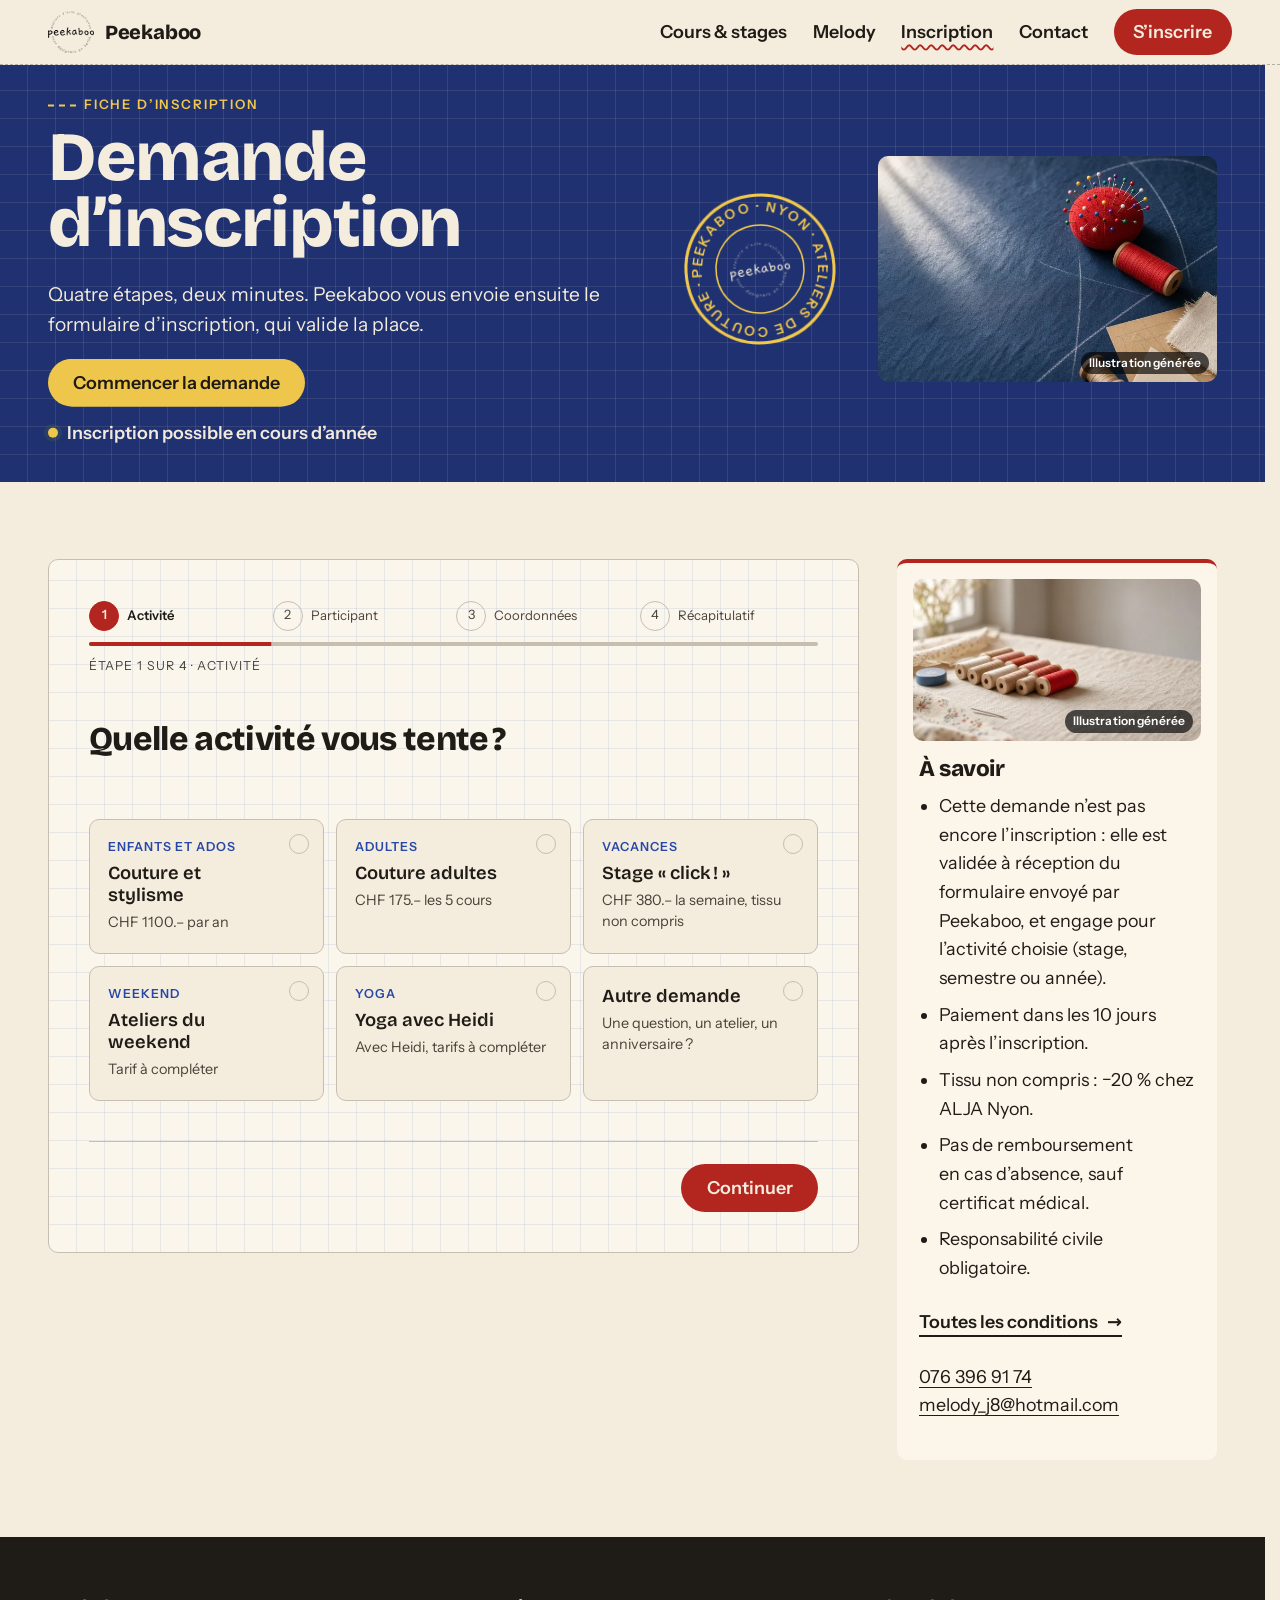
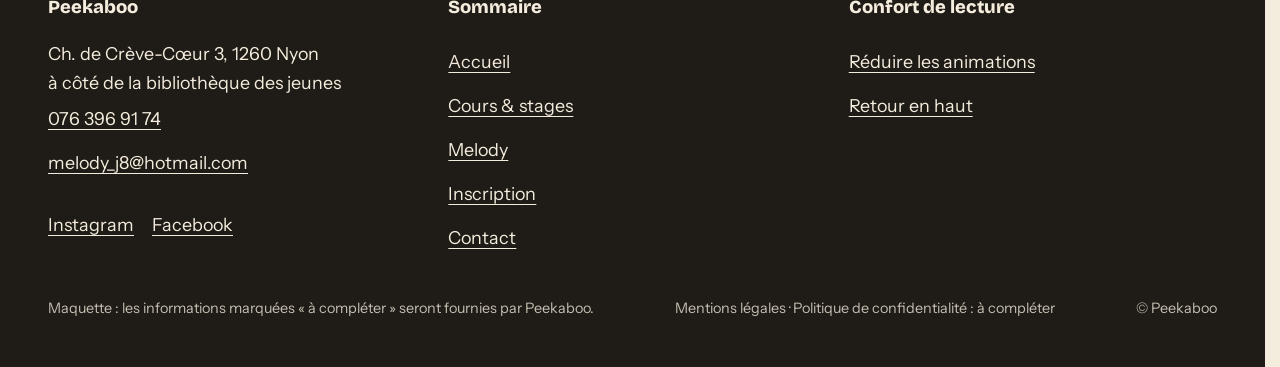
<file: inscription.html>
<!doctype html>
<html lang="fr" data-v="2" data-curseur>
<head>
<meta charset="utf-8">
<meta name="viewport" content="width=device-width, initial-scale=1, viewport-fit=cover">
<title>Demande d’inscription : Peekaboo, Nyon</title>
<meta name="description" content="Demandez votre inscription à un cours, un stage ou un atelier Peekaboo : Peekaboo vous envoie ensuite le formulaire d’inscription.">
<meta name="robots" content="noindex, nofollow">
<link rel="canonical" href="https://peekaboo-maquette.vercel.app/inscription">
<style>:root{--fond:#f4ecdd;--texte:#1f1b16;--voile-fond:#1f3170;--ouverture-fond:#b2261f;--menu-fond:#f4ecdd}:root { --entete-h: 72px; --barres-h: 0px; } html { background: var(--fond); color: var(--texte); scrollbar-gutter: stable; } body { margin: 0; background: var(--fond); } html.js:not(.calme):not(.secours):not([data-arrivee="retour"]) [data-anime] { opacity: 0; } html.js:not(.calme):not(.secours):not([data-arrivee="retour"]) [data-anime].vu { opacity: 1; } [data-voile] { position: fixed; inset: 0; z-index: 900; background: var(--voile-fond); transform: translateY(100%); visibility: hidden; pointer-events: none; } html[data-arrivee="voile"]:not(.voile-leve):not(.calme):not(.secours) [data-voile] { transform: none; visibility: visible; } html.calme [data-voile], html.secours [data-voile] { visibility: hidden !important; } .ouverture-panneau { position: fixed; inset: 0; z-index: 850; display: none; place-content: center; justify-items: center; background: var(--ouverture-fond, var(--voile-fond)); color: var(--fond); text-align: center; } html.js[data-arrivee="intro"]:not(.calme):not(.secours):not(.intro-finie) .ouverture-panneau { display: grid; } html.defilement-bloque, html.defilement-bloque body, html.js[data-arrivee="intro"]:not(.calme):not(.secours):not(.intro-finie), html.js[data-arrivee="intro"]:not(.calme):not(.secours):not(.intro-finie) body, html[data-arrivee="voile"]:not(.voile-leve):not(.calme):not(.secours), html[data-arrivee="voile"]:not(.voile-leve):not(.calme):not(.secours) body { overflow: hidden; } html.js[data-arrivee="intro"]:not(.calme):not(.secours):not(.intro-finie) { background-color: var(--ouverture-fond, var(--voile-fond)); } html[data-arrivee="voile"]:not(.voile-leve):not(.calme):not(.secours) { background-color: var(--voile-fond); }</style>
<script>(function () {
var d = document.documentElement, ss = null, ls = null;
try { ss = window.sessionStorage; ls = window.localStorage; } catch (e) {}
d.classList.add('js');
var calme = false;
try { calme = !!ls && ls.getItem('socle:calme') === 'oui'; } catch (e) {}
if (!calme && window.matchMedia && matchMedia('(prefers-reduced-motion: reduce)').matches) calme = true;
if (calme) d.classList.add('calme');
var nav = performance.getEntriesByType ? performance.getEntriesByType('navigation')[0] : null;
var type = nav ? nav.type : 'navigate';
var depart = null;
try { depart = JSON.parse(ss.getItem('socle:depart') || 'null'); ss.removeItem('socle:depart'); } catch (e) {}
if (depart && !(Date.now() - depart.t < 15000)) depart = null;
var retourSection = false;
try { retourSection = !!ss.getItem('socle:calme-retour'); } catch (e) {}
var mode = type === 'back_forward' || retourSection ? 'retour' : type === 'reload' ? 'intro' : depart ? 'voile' : 'intro';
d.setAttribute('data-arrivee', mode);
if (mode === 'voile' && depart.couleur) d.style.setProperty('--voile-fond', depart.couleur);
if (type === 'reload' && 'scrollRestoration' in history) {
if (!retourSection) history.scrollRestoration = 'manual';
}
try {
var choisie = ls && ls.getItem('socle:langue');
var langue = (d.lang || '').slice(0, 2);
if (choisie && choisie !== langue && type === 'navigate' && !depart) {
var alt = document.querySelector('link[rel="alternate"][hreflang="' + choisie + '"]');
if (alt) location.replace(new URL(alt.href).pathname + location.search + location.hash);
}
} catch (e) {}
setTimeout(function () { if (!d.classList.contains('demarre')) d.classList.add('secours'); }, 2000);
})();</script>
<link rel="preload" href="/assets/polices/bricolage-grotesque-latin-800-normal.woff2" as="font" type="font/woff2" crossorigin>
<link rel="preload" href="/assets/polices/instrument-sans-latin-400-normal.woff2" as="font" type="font/woff2" crossorigin>
<link rel="stylesheet" href="/assets/css/socle.css?v=2">
<link rel="stylesheet" href="/assets/js/modules/fil-conducteur/module.css?v=2">
<link rel="stylesheet" href="/assets/js/modules/formulaire-par-etapes/module.css?v=2">
<link rel="stylesheet" href="/assets/js/modules/carte-itineraire-collante/module.css?v=2">
<link rel="stylesheet" href="/assets/css/site.css?v=2">
<link rel="modulepreload" href="/assets/js/site.js?v=2">
<link rel="modulepreload" href="/assets/js/socle/index.js?v=2">
<script src="/assets/vendor/gsap.min.js" defer></script>
<script src="/assets/vendor/ScrollTrigger.min.js" defer></script>
<script src="/assets/vendor/SplitText.min.js" defer></script>
<script type="module" src="/assets/js/site.js?v=2"></script>
<meta name="theme-color" content="#f4ecdd">
<link rel="icon" href="/assets/images/favicon.png" type="image/png">
<link rel="apple-touch-icon" href="/assets/images/apple-touch-icon.png">
<meta property="og:type" content="website">
<meta property="og:site_name" content="Peekaboo">
<meta property="og:locale" content="fr_FR">
<meta property="og:title" content="Demande d’inscription : Peekaboo, Nyon">
<meta property="og:description" content="Demandez votre inscription à un cours, un stage ou un atelier Peekaboo : Peekaboo vous envoie ensuite le formulaire d’inscription.">
<meta property="og:url" content="https://peekaboo-maquette.vercel.app/inscription">
<meta property="og:image" content="https://peekaboo-maquette.vercel.app/assets/partage/inscription-fr.jpg">
<meta property="og:image:width" content="1200">
<meta property="og:image:height" content="630">
<meta property="og:image:alt" content="Demande d’inscription chez Peekaboo">
<meta name="twitter:card" content="summary_large_image">
<script type="application/ld+json">{"@context":"https://schema.org","@type":"LocalBusiness","name":"Peekaboo","description":"Cours de couture et de stylisme, stages de vacances et ateliers créatifs pour enfants, ados et adultes à Nyon.","url":"https://peekaboo-maquette.vercel.app/","telephone":"+41763969174","email":"melody_j8@hotmail.com","address":{"@type":"PostalAddress","streetAddress":"Ch. de Crève-Cœur 3","postalCode":"1260","addressLocality":"Nyon","addressRegion":"VD","addressCountry":"CH"},"sameAs":["https://www.instagram.com/peekaboonyon/","https://www.facebook.com/melody.nelson.94801/"]}</script>
</head>
<body id="haut">
<div data-voile aria-hidden="true" data-effet="fermeture-eclair">
  <span class="zip-pan zip-pan--g"></span><span class="zip-pan zip-pan--d"></span>
  <span class="zip-joint"></span>
  <span class="zip-tirette"><svg viewBox="0 0 40 90"><rect x="8" y="0" width="24" height="22" rx="4"/><path d="M12 22 h16 l-3 60 a5 5 0 0 1 -10 0 z"/><circle cx="20" cy="72" r="4.5"/></svg></span>
  <div class="voile-contenu"><img src="/assets/images/logo-240.webp" alt="" width="240" height="219"><span data-voile-libelle>Inscription</span></div>
</div>
<div class="ouverture-panneau" data-ouverture data-gouttiere="#b2261f" aria-hidden="true">
  <div class="pan-tissu" data-effet="coucou">
    <span class="pan-couture"></span>
    <span class="pan-yeux"><span class="pan-oeil"></span><span class="pan-oeil"></span></span>
    <span class="pan-etiquette"><img src="/assets/images/logo-240.webp" alt="" width="240" height="219"><span>Peekaboo</span><small>Ateliers d’arts plastiques pour designers en herbe</small></span>
    <span class="pan-coin"></span>
  </div>
</div>
<a class="evitement" href="#contenu">Aller au contenu</a>
<header data-entete>
  <div class="entete-rangee">
    <a class="entete-logo" href="/" data-libelle="Accueil">
      <img src="/assets/images/logo-240.webp" alt="" width="240" height="219"><span>Peekaboo</span>
    </a>
    <nav data-nav aria-label="Navigation principale">
      <ul><li><a href="/cours" data-libelle="Cours &amp; stages">Cours &amp; stages</a></li><li><a href="/melody" data-libelle="Melody">Melody</a></li><li><a href="/inscription" data-libelle="Inscription" aria-current="page">Inscription</a></li><li><a href="/contact" data-libelle="Contact">Contact</a></li></ul>
    </nav>
    <div class="entete-actions">
      <a class="bouton" href="/inscription" data-libelle="Inscription">S’inscrire</a>
      <button type="button" data-menu-bouton aria-controls="menu" aria-expanded="false" data-libelle-ouvrir="Menu" data-libelle-fermer="Fermer"><span data-libelle-bouton>Menu</span></button>
    </div>
  </div>
</header>
<div id="menu" data-menu role="dialog" aria-modal="true" aria-label="Menu">
  <ul><li style="--i:0"><a href="/" class="menu-lien" data-libelle="Accueil">Accueil</a></li><li style="--i:1"><a href="/cours" class="menu-lien" data-libelle="Cours &amp; stages">Cours &amp; stages</a></li><li style="--i:2"><a href="/melody" class="menu-lien" data-libelle="Melody">Melody</a></li><li style="--i:3"><a href="/inscription" class="menu-lien" data-libelle="Inscription" aria-current="page">Inscription</a></li><li style="--i:4"><a href="/contact" class="menu-lien" data-libelle="Contact">Contact</a></li></ul>
  <p><a class="bouton" href="tel:+41763969174">Appeler 076 396 91 74</a></p>
  <p><button type="button" class="lien" data-calme-bascule data-libelle-reduire="Réduire les animations" data-libelle-retablir="Rétablir les animations" data-libelle-systeme="Animations réduites par le réglage de votre appareil"><span data-libelle-bouton>Réduire les animations</span></button></p>
</div>
<main id="contenu" tabindex="-1" data-page="inscription">
<section class="page-tete tete-inscription" id="debut">
  <div class="cadre tete-inscription-grille">
    <div class="fiche-tete">
      <p class="surtitre" data-anime="gsap">Fiche d’inscription</p>
      <h1 data-anime="gsap">Demande d’inscription</h1>
      <p class="tete-intro" data-anime="gsap">Quatre étapes, deux minutes. Peekaboo vous envoie ensuite le formulaire d’inscription, qui valide la place.</p>
      <p class="tete-actions-inscription" data-anime="gsap"><a class="bouton bouton--clair" href="#formulaire" data-sans-transition data-action-principale>Commencer la demande</a> <span class="hero-info" data-info-cle>Inscription possible en cours d’année</span></p>
    </div>
    <div class="tampon-cadre" aria-hidden="true" data-effet="tampon" data-visuel>
      <svg class="tampon" viewBox="0 0 160 160" data-anime="gsap"><defs><path id="tampon-cercle" d="M80 80 m-58 0 a58 58 0 1 1 116 0 a58 58 0 1 1 -116 0"/></defs>
        <circle cx="80" cy="80" r="74" fill="none" stroke="currentColor" stroke-width="3"/><circle cx="80" cy="80" r="44" fill="none" stroke="currentColor" stroke-width="1.5"/>
        <text class="tampon-texte"><textPath href="#tampon-cercle" startOffset="0">PEEKABOO · NYON · ATELIERS DE COUTURE · </textPath></text>
        <image href="/assets/images/logo-clair-240.webp" x="50" y="53" width="60" height="55"/></svg>
    </div>
    <figure class="media tete-inscription-media" data-grok style="--cadrage:50% 50%">
  <picture><source media="(max-width: 760px) and (orientation: portrait)" srcset="/assets/images/grok/inscription-ouverture-mobile-640.webp 640w, /assets/images/grok/inscription-ouverture-mobile-1080.webp 1080w" sizes="(max-width: 760px) 92vw, 30vw">
    <img src="/assets/images/grok/inscription-ouverture-1280.webp" srcset="/assets/images/grok/inscription-ouverture-640.webp 640w, /assets/images/grok/inscription-ouverture-1280.webp 1280w" sizes="(max-width: 760px) 92vw, 30vw" alt="Pelote à épingles et bobine de fil rouge sur un coton bleu marqué à la craie" width="1280" height="854" fetchpriority="high" loading="eager" decoding="async">
  </picture><figcaption class="mention-ia">Illustration générée</figcaption>
</figure>
  </div>
</section>
<section class="fpe" id="formulaire" data-module="formulaire-par-etapes">
  <div class="cadre fpe-grille">
    <div class="fpe__carton">
      <form class="fpe__form" novalidate data-anime>
        <fieldset class="fpe__etape" data-etape="Activité">
          <legend class="fpe__legende"><h2 class="fpe__titre">Quelle activité vous tente ?</h2></legend>
          <div class="fpe__groupe fpe__cartes" data-libelle="Activité">
            <label class="fpe__carte"><input type="radio" name="activite" value="enfants-ados" required data-superpose><span class="fpe__carte-texte fpe__carte-onglet">Enfants et ados</span><span class="fpe__carte-titre">Couture et stylisme</span><span class="fpe__carte-texte" data-prix>CHF 1100.– par an</span></label><label class="fpe__carte"><input type="radio" name="activite" value="adultes" required data-superpose><span class="fpe__carte-texte fpe__carte-onglet">Adultes</span><span class="fpe__carte-titre">Couture adultes</span><span class="fpe__carte-texte" data-prix>CHF 175.– les 5 cours</span></label><label class="fpe__carte"><input type="radio" name="activite" value="stage-click" required data-superpose><span class="fpe__carte-texte fpe__carte-onglet">Vacances</span><span class="fpe__carte-titre">Stage « click ! »</span><span class="fpe__carte-texte" data-prix>CHF 380.– la semaine, tissu non compris</span></label><label class="fpe__carte"><input type="radio" name="activite" value="weekend" required data-superpose><span class="fpe__carte-texte fpe__carte-onglet">Weekend</span><span class="fpe__carte-titre">Ateliers du weekend</span><span class="fpe__carte-texte" data-prix>Tarif à compléter</span></label><label class="fpe__carte"><input type="radio" name="activite" value="yoga" required data-superpose><span class="fpe__carte-texte fpe__carte-onglet">Yoga</span><span class="fpe__carte-titre">Yoga avec Heidi</span><span class="fpe__carte-texte" data-prix>Avec Heidi, tarifs à compléter</span></label><label class="fpe__carte"><input type="radio" name="activite" value="autre" required data-superpose><span class="fpe__carte-titre">Autre demande</span><span class="fpe__carte-texte" data-prix>Une question, un atelier, un anniversaire ?</span></label>
          </div>
        </fieldset>
        <fieldset class="fpe__etape" data-etape="Participant">
          <legend class="fpe__legende"><h2 class="fpe__titre">Qui vient coudre ?</h2></legend>
          <div class="etiquette-brodee" data-effet="prenom-brode" data-visuel aria-hidden="true">
            <svg viewBox="0 0 420 150">
              <defs><pattern id="satin" width="3" height="3" patternUnits="userSpaceOnUse" patternTransform="rotate(38)"><rect width="3" height="3" fill="#b2261f"/><rect width="1.1" height="3" fill="#d0473f"/></pattern></defs>
              <rect class="eb-fond" x="4" y="4" width="412" height="142" rx="8"/>
              <rect class="eb-couture" x="13" y="13" width="394" height="124" rx="5"/>
              <text class="eb-haut" x="210" y="40" text-anchor="middle">fait main à l’atelier par</text>
              <g class="eb-nom" transform="translate(210 100)"><text class="eb-attente" text-anchor="middle">votre prénom ici</text></g>
              <text class="eb-bas" x="210" y="128" text-anchor="middle">PEEKABOO · NYON</text>
            </svg>
          </div>
          <div class="fpe__champ"><label for="i-participant">Prénom du participant</label><input id="i-participant" name="participant" autocomplete="off" required></div>
          <div class="fpe__champ"><label for="i-age">Âge du participant</label><input id="i-age" name="age" type="number" min="4" max="99" inputmode="numeric" aria-describedby="i-age-aide" required><p class="fpe__aide" id="i-age-aide">Pour proposer le bon cours.</p></div>
          <div class="fpe__groupe fpe__puces" data-libelle="Expérience en couture" role="radiogroup" aria-label="Expérience en couture">
            <label class="fpe__puce"><input type="radio" name="niveau" value="n1" required data-superpose><span>Première fois</span></label><label class="fpe__puce"><input type="radio" name="niveau" value="n2" data-superpose><span>A déjà un peu cousu</span></label><label class="fpe__puce"><input type="radio" name="niveau" value="n3" data-superpose><span>Coud régulièrement</span></label>
          </div>
        </fieldset>
        <fieldset class="fpe__etape" data-etape="Coordonnées">
          <legend class="fpe__legende"><h2 class="fpe__titre">Comment vous joindre ?</h2></legend>
          <div class="fpe__ligne">
            <div class="fpe__champ"><label for="i-prenom">Votre prénom</label><input id="i-prenom" name="prenom" autocomplete="given-name" required></div>
            <div class="fpe__champ"><label for="i-nom">Votre nom</label><input id="i-nom" name="nom" autocomplete="family-name" required></div>
          </div>
          <div class="fpe__ligne">
            <div class="fpe__champ"><label for="i-email">E-mail</label><input id="i-email" name="email" type="email" autocomplete="email" required></div>
            <div class="fpe__champ"><label for="i-tel">Téléphone</label><input id="i-tel" name="tel" type="tel" autocomplete="tel" pattern="[0-9 +().-]{9,}" required></div>
          </div>
          <div class="fpe__champ"><label for="i-message">Message (facultatif)</label><textarea id="i-message" name="message" rows="3"></textarea></div>
        </fieldset>
        <fieldset class="fpe__etape" data-etape="Récapitulatif" data-recap>
          <legend class="fpe__legende"><h2 class="fpe__titre">Tout est juste ?</h2></legend>
          <div class="fpe__recap"></div>
          <label class="fpe__case"><input type="checkbox" name="accord" value="oui" required data-hors-recap data-superpose><span>J’ai lu les conditions d’inscription : paiement dans les 10 jours, tissu non compris, responsabilité civile obligatoire.</span></label>
          <p class="mention-donnees">Vos données servent seulement à répondre à votre demande (loi fédérale sur la protection des données). Politique de confidentialité : à compléter.</p>
        </fieldset>
        <div class="fpe__nav"><button type="button" class="bouton bouton--contour" data-precedent>Retour</button><button type="button" class="bouton" data-suivant>Continuer</button><button type="submit" class="bouton">Envoyer la demande</button></div>
      </form>
      <div class="fpe__fin" hidden tabindex="-1"><h2>Merci !</h2><p data-resume></p><p class="mention-simule">Demande simulée : rien n’a été envoyé. Sur le site final, elle partira vers Peekaboo.</p><button type="button" class="bouton bouton--contour" data-recommencer>Nouvelle demande</button></div>
    </div>
    <aside class="rappel" aria-labelledby="rappel-titre">
      <figure class="media rappel-media" data-grok style="--cadrage:50% 50%">
  <picture>
    <img src="/assets/images/grok/cours-conditions-1280.webp" srcset="/assets/images/grok/cours-conditions-640.webp 640w, /assets/images/grok/cours-conditions-1280.webp 1280w" sizes="(max-width: 900px) 92vw, 320px" alt="Bobines de fil alignées sur du lin" width="1280" height="854" loading="lazy" decoding="async">
  </picture><figcaption class="mention-ia">Illustration générée</figcaption>
</figure>
      <h2 id="rappel-titre" class="rappel-titre">À savoir</h2>
      <ul data-anime="cascade"><li>Cette demande n’est pas encore l’inscription : elle est validée à réception du formulaire envoyé par Peekaboo, et engage pour l’activité choisie (stage, semestre ou année).</li><li>Paiement dans les 10 jours après l’inscription.</li><li>Tissu non compris : −20 % chez ALJA Nyon.</li><li>Pas de remboursement en cas d’absence, sauf certificat médical.</li><li>Responsabilité civile obligatoire.</li></ul>
      <p><a href="/cours#conditions" class="lien-fleche" data-libelle="Cours &amp; stages">Toutes les conditions</a></p>
      <p class="rappel-contact"><a href="tel:+41763969174">076 396 91 74</a><br><a href="mailto:melody_j8@hotmail.com">melody_j8@hotmail.com</a></p>
    </aside>
  </div>
</section>
</main>
<footer class="pied" id="pied">
  <div class="conteneur pied-grille">
    <div>
      <p><strong>Peekaboo</strong></p>
      <p>Ch. de Crève-Cœur 3, 1260 Nyon<br>à côté de la bibliothèque des jeunes<br><a href="tel:+41763969174">076 396 91 74</a><br><a href="mailto:melody_j8@hotmail.com">melody_j8@hotmail.com</a></p>
      <p class="pied-reseaux"><a href="https://www.instagram.com/peekaboonyon/" target="_blank" rel="noopener" aria-label="Instagram de Peekaboo (nouvel onglet)">Instagram</a> <a href="https://www.facebook.com/melody.nelson.94801/" target="_blank" rel="noopener" aria-label="Facebook de Peekaboo (nouvel onglet)">Facebook</a></p>
    </div>
    <nav aria-label="Sommaire">
      <p><strong>Sommaire</strong></p>
      <ul><li><a href="/" data-libelle="Accueil">Accueil</a></li><li><a href="/cours" data-libelle="Cours &amp; stages">Cours &amp; stages</a></li><li><a href="/melody" data-libelle="Melody">Melody</a></li><li><a href="/inscription" data-libelle="Inscription" aria-current="page">Inscription</a></li><li><a href="/contact" data-libelle="Contact">Contact</a></li></ul>
    </nav>
    <div>
      <p><strong>Confort de lecture</strong></p>
      <ul>
        <li><button type="button" class="lien" data-calme-bascule data-libelle-reduire="Réduire les animations" data-libelle-retablir="Rétablir les animations" data-libelle-systeme="Animations réduites par le réglage de votre appareil"><span data-libelle-bouton>Réduire les animations</span></button></li>
        <li><a href="#haut" data-sans-transition>Retour en haut</a></li>
      </ul>
    </div>
  </div>
  <div class="conteneur pied-bas"><p>Maquette : les informations marquées « à compléter » seront fournies par Peekaboo.</p><p>Mentions légales · Politique de confidentialité : à compléter</p><p>© Peekaboo</p></div>
</footer>
<div data-barre-fixe>
  <a class="bouton bouton--contour" href="tel:+41763969174">Appeler</a>
  <a class="bouton" href="/inscription" data-libelle="Inscription">S’inscrire</a>
</div>
</body>
</html>
</file>
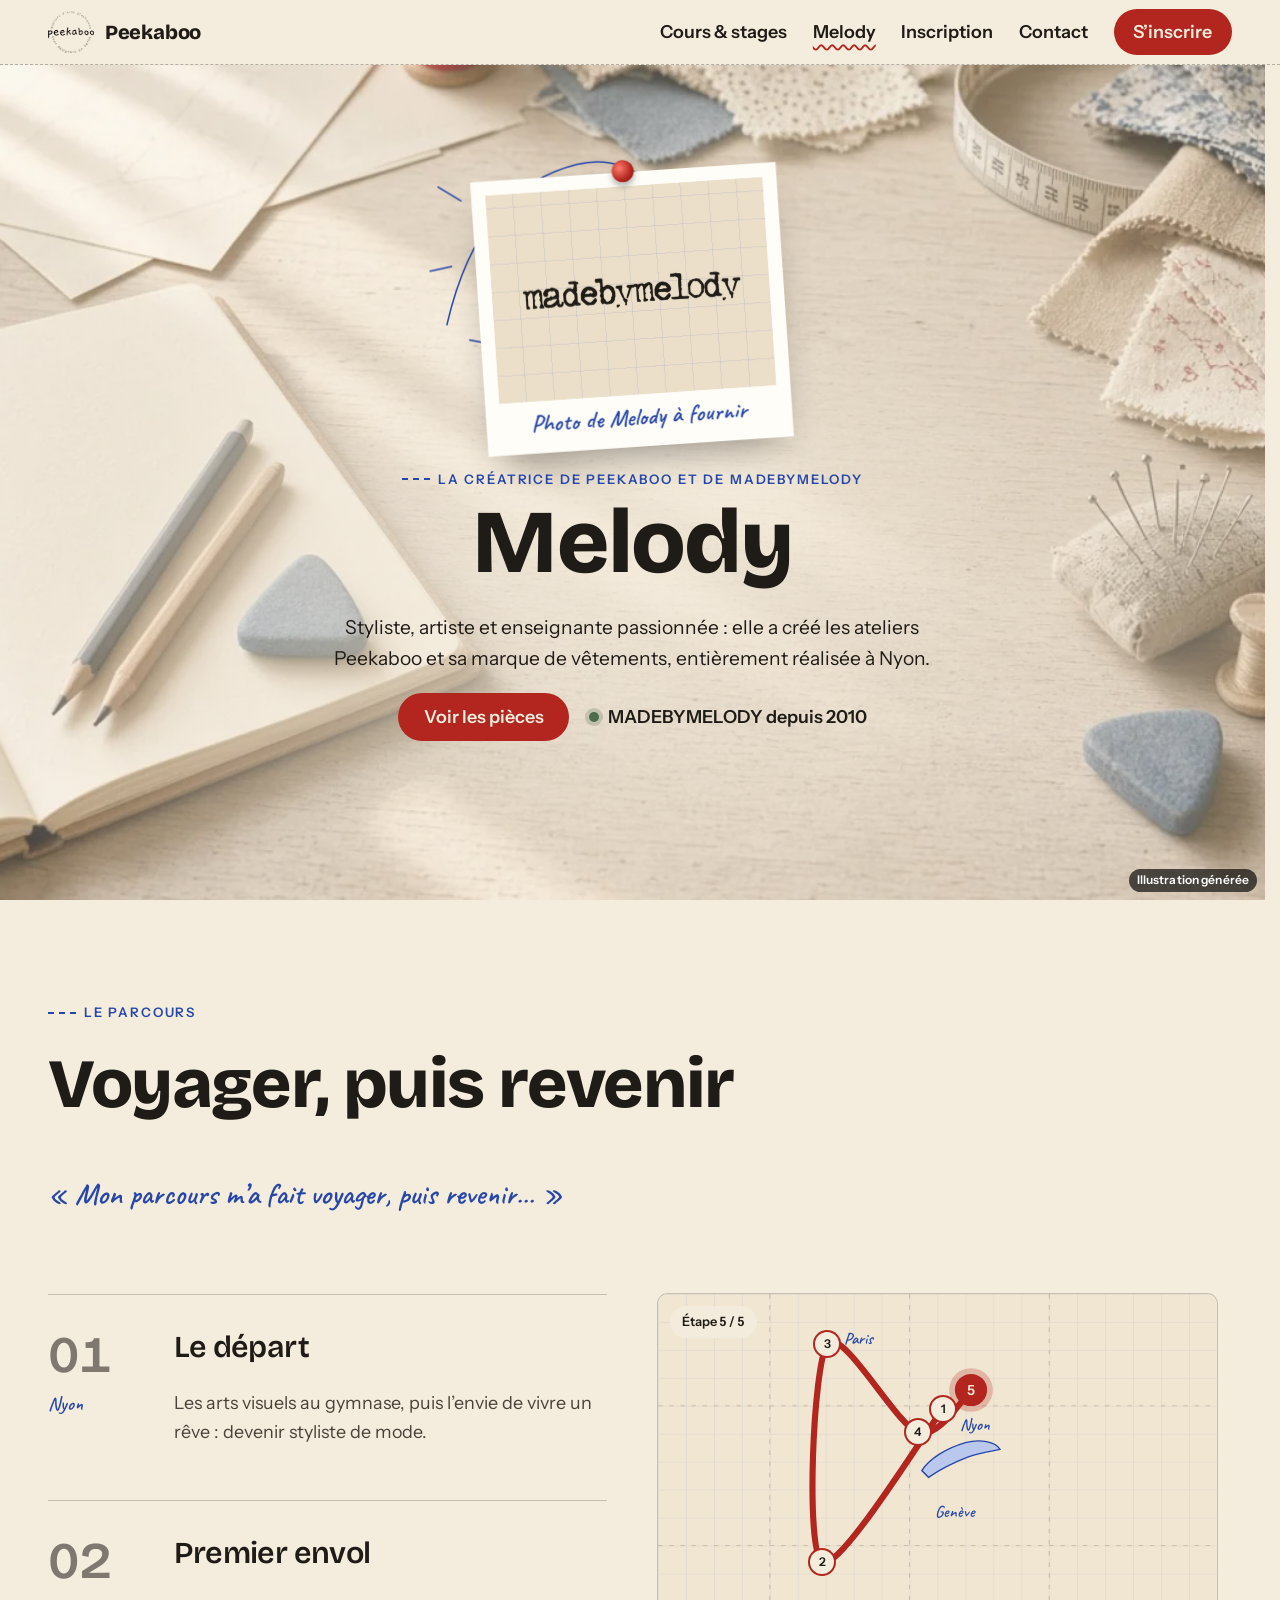
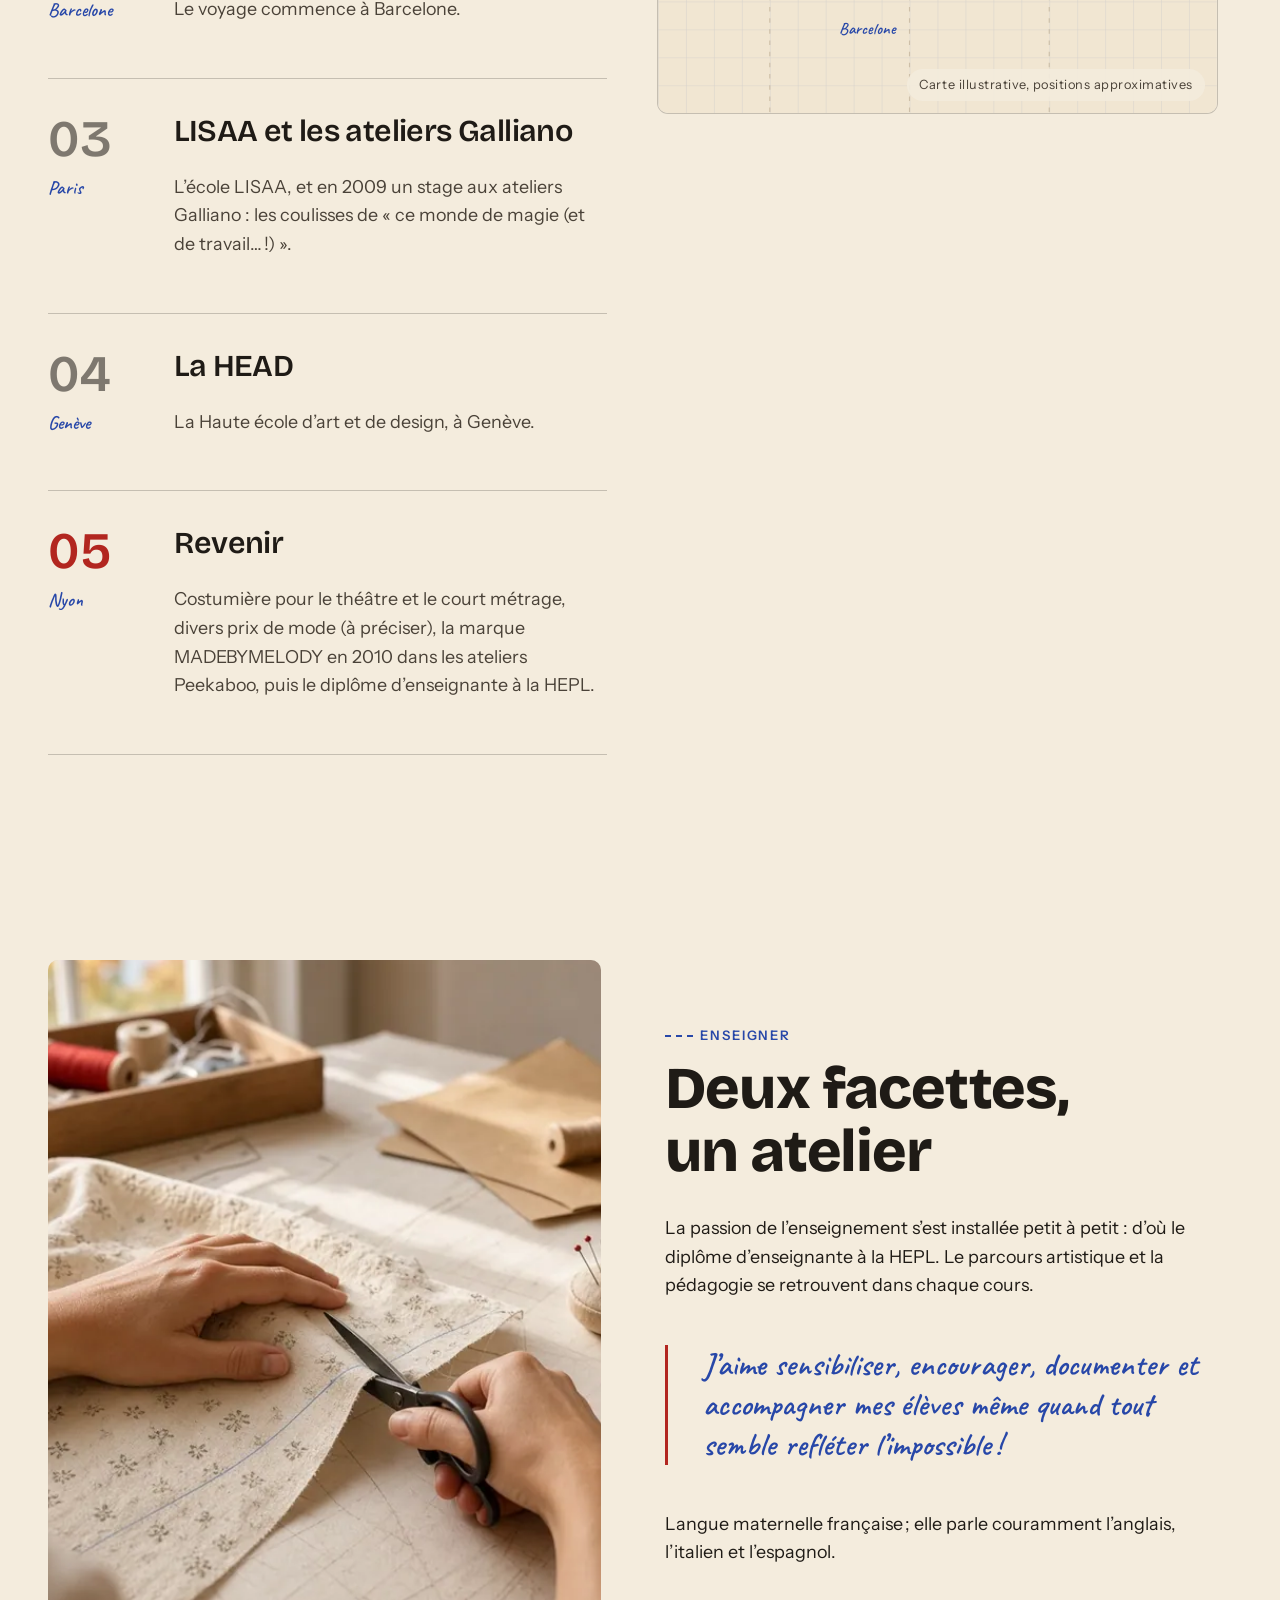
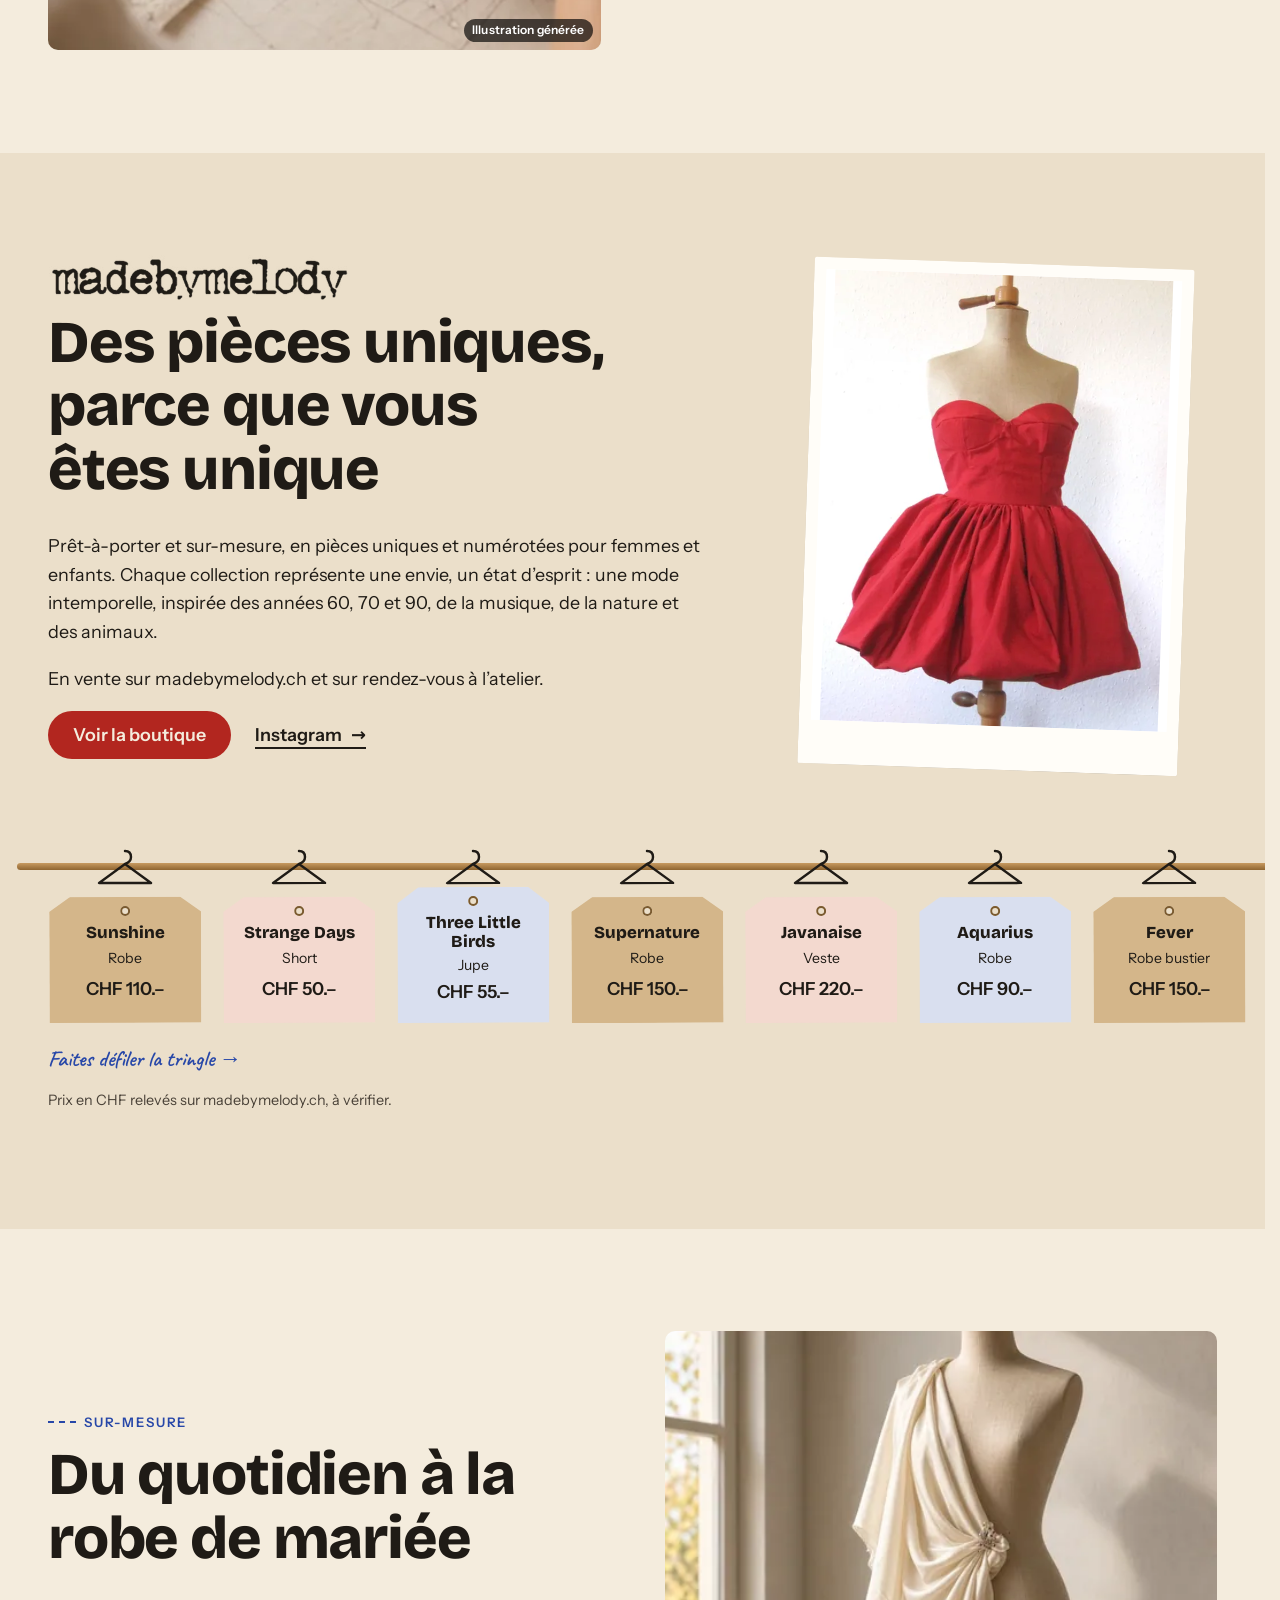
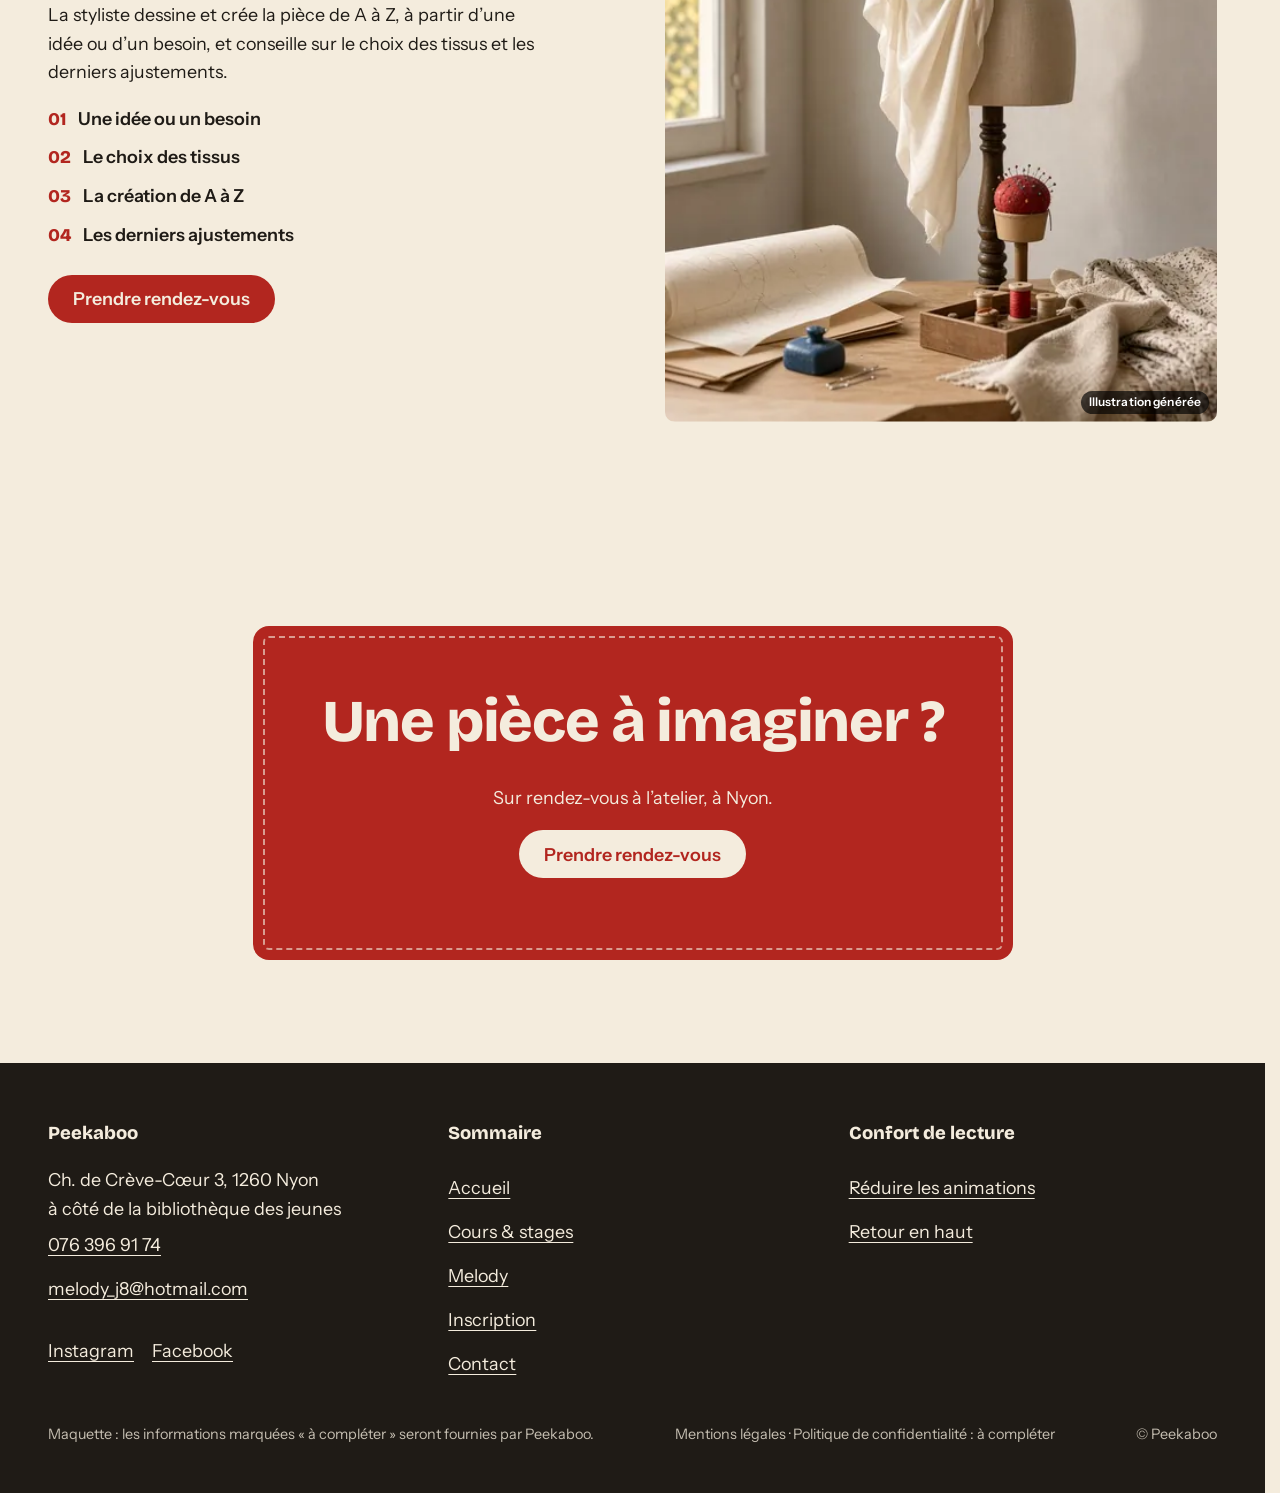
<file: melody.html>
<!doctype html>
<html lang="fr" data-v="2" data-curseur>
<head>
<meta charset="utf-8">
<meta name="viewport" content="width=device-width, initial-scale=1, viewport-fit=cover">
<title>Melody &amp; MADEBYMELODY : Peekaboo, Nyon</title>
<meta name="description" content="Melody, styliste, artiste et enseignante, et sa marque MADEBYMELODY : pièces uniques et numérotées, sur-mesure, made in Nyon depuis 2010.">
<meta name="robots" content="noindex, nofollow">
<link rel="canonical" href="https://peekaboo-maquette.vercel.app/melody">
<style>:root{--fond:#f4ecdd;--texte:#1f1b16;--voile-fond:#1f3170;--ouverture-fond:#b2261f;--menu-fond:#f4ecdd}:root { --entete-h: 72px; --barres-h: 0px; } html { background: var(--fond); color: var(--texte); scrollbar-gutter: stable; } body { margin: 0; background: var(--fond); } html.js:not(.calme):not(.secours):not([data-arrivee="retour"]) [data-anime] { opacity: 0; } html.js:not(.calme):not(.secours):not([data-arrivee="retour"]) [data-anime].vu { opacity: 1; } [data-voile] { position: fixed; inset: 0; z-index: 900; background: var(--voile-fond); transform: translateY(100%); visibility: hidden; pointer-events: none; } html[data-arrivee="voile"]:not(.voile-leve):not(.calme):not(.secours) [data-voile] { transform: none; visibility: visible; } html.calme [data-voile], html.secours [data-voile] { visibility: hidden !important; } .ouverture-panneau { position: fixed; inset: 0; z-index: 850; display: none; place-content: center; justify-items: center; background: var(--ouverture-fond, var(--voile-fond)); color: var(--fond); text-align: center; } html.js[data-arrivee="intro"]:not(.calme):not(.secours):not(.intro-finie) .ouverture-panneau { display: grid; } html.defilement-bloque, html.defilement-bloque body, html.js[data-arrivee="intro"]:not(.calme):not(.secours):not(.intro-finie), html.js[data-arrivee="intro"]:not(.calme):not(.secours):not(.intro-finie) body, html[data-arrivee="voile"]:not(.voile-leve):not(.calme):not(.secours), html[data-arrivee="voile"]:not(.voile-leve):not(.calme):not(.secours) body { overflow: hidden; } html.js[data-arrivee="intro"]:not(.calme):not(.secours):not(.intro-finie) { background-color: var(--ouverture-fond, var(--voile-fond)); } html[data-arrivee="voile"]:not(.voile-leve):not(.calme):not(.secours) { background-color: var(--voile-fond); }</style>
<script>(function () {
var d = document.documentElement, ss = null, ls = null;
try { ss = window.sessionStorage; ls = window.localStorage; } catch (e) {}
d.classList.add('js');
var calme = false;
try { calme = !!ls && ls.getItem('socle:calme') === 'oui'; } catch (e) {}
if (!calme && window.matchMedia && matchMedia('(prefers-reduced-motion: reduce)').matches) calme = true;
if (calme) d.classList.add('calme');
var nav = performance.getEntriesByType ? performance.getEntriesByType('navigation')[0] : null;
var type = nav ? nav.type : 'navigate';
var depart = null;
try { depart = JSON.parse(ss.getItem('socle:depart') || 'null'); ss.removeItem('socle:depart'); } catch (e) {}
if (depart && !(Date.now() - depart.t < 15000)) depart = null;
var retourSection = false;
try { retourSection = !!ss.getItem('socle:calme-retour'); } catch (e) {}
var mode = type === 'back_forward' || retourSection ? 'retour' : type === 'reload' ? 'intro' : depart ? 'voile' : 'intro';
d.setAttribute('data-arrivee', mode);
if (mode === 'voile' && depart.couleur) d.style.setProperty('--voile-fond', depart.couleur);
if (type === 'reload' && 'scrollRestoration' in history) {
if (!retourSection) history.scrollRestoration = 'manual';
}
try {
var choisie = ls && ls.getItem('socle:langue');
var langue = (d.lang || '').slice(0, 2);
if (choisie && choisie !== langue && type === 'navigate' && !depart) {
var alt = document.querySelector('link[rel="alternate"][hreflang="' + choisie + '"]');
if (alt) location.replace(new URL(alt.href).pathname + location.search + location.hash);
}
} catch (e) {}
setTimeout(function () { if (!d.classList.contains('demarre')) d.classList.add('secours'); }, 2000);
})();</script>
<link rel="preload" href="/assets/polices/bricolage-grotesque-latin-800-normal.woff2" as="font" type="font/woff2" crossorigin>
<link rel="preload" href="/assets/polices/instrument-sans-latin-400-normal.woff2" as="font" type="font/woff2" crossorigin>
<link rel="stylesheet" href="/assets/css/socle.css?v=2">
<link rel="stylesheet" href="/assets/js/modules/fil-conducteur/module.css?v=2">
<link rel="stylesheet" href="/assets/js/modules/formulaire-par-etapes/module.css?v=2">
<link rel="stylesheet" href="/assets/js/modules/carte-itineraire-collante/module.css?v=2">
<link rel="stylesheet" href="/assets/css/site.css?v=2">
<link rel="modulepreload" href="/assets/js/site.js?v=2">
<link rel="modulepreload" href="/assets/js/socle/index.js?v=2">
<script src="/assets/vendor/gsap.min.js" defer></script>
<script src="/assets/vendor/ScrollTrigger.min.js" defer></script>
<script src="/assets/vendor/SplitText.min.js" defer></script>
<script type="module" src="/assets/js/site.js?v=2"></script>
<meta name="theme-color" content="#f4ecdd">
<link rel="icon" href="/assets/images/favicon.png" type="image/png">
<link rel="apple-touch-icon" href="/assets/images/apple-touch-icon.png">
<meta property="og:type" content="website">
<meta property="og:site_name" content="Peekaboo">
<meta property="og:locale" content="fr_FR">
<meta property="og:title" content="Melody &amp; MADEBYMELODY : Peekaboo, Nyon">
<meta property="og:description" content="Melody, styliste, artiste et enseignante, et sa marque MADEBYMELODY : pièces uniques et numérotées, sur-mesure, made in Nyon depuis 2010.">
<meta property="og:url" content="https://peekaboo-maquette.vercel.app/melody">
<meta property="og:image" content="https://peekaboo-maquette.vercel.app/assets/partage/melody-fr.jpg">
<meta property="og:image:width" content="1200">
<meta property="og:image:height" content="630">
<meta property="og:image:alt" content="Melody et sa marque MADEBYMELODY">
<meta name="twitter:card" content="summary_large_image">
<script type="application/ld+json">{"@context":"https://schema.org","@type":"LocalBusiness","name":"Peekaboo","description":"Cours de couture et de stylisme, stages de vacances et ateliers créatifs pour enfants, ados et adultes à Nyon.","url":"https://peekaboo-maquette.vercel.app/","telephone":"+41763969174","email":"melody_j8@hotmail.com","address":{"@type":"PostalAddress","streetAddress":"Ch. de Crève-Cœur 3","postalCode":"1260","addressLocality":"Nyon","addressRegion":"VD","addressCountry":"CH"},"sameAs":["https://www.instagram.com/peekaboonyon/","https://www.facebook.com/melody.nelson.94801/"]}</script>
</head>
<body id="haut">
<div data-voile aria-hidden="true" data-effet="fermeture-eclair">
  <span class="zip-pan zip-pan--g"></span><span class="zip-pan zip-pan--d"></span>
  <span class="zip-joint"></span>
  <span class="zip-tirette"><svg viewBox="0 0 40 90"><rect x="8" y="0" width="24" height="22" rx="4"/><path d="M12 22 h16 l-3 60 a5 5 0 0 1 -10 0 z"/><circle cx="20" cy="72" r="4.5"/></svg></span>
  <div class="voile-contenu"><img src="/assets/images/logo-240.webp" alt="" width="240" height="219"><span data-voile-libelle>Melody</span></div>
</div>
<div class="ouverture-panneau" data-ouverture data-gouttiere="#b2261f" aria-hidden="true">
  <div class="pan-tissu" data-effet="coucou">
    <span class="pan-couture"></span>
    <span class="pan-yeux"><span class="pan-oeil"></span><span class="pan-oeil"></span></span>
    <span class="pan-etiquette"><img src="/assets/images/logo-240.webp" alt="" width="240" height="219"><span>Peekaboo</span><small>Ateliers d’arts plastiques pour designers en herbe</small></span>
    <span class="pan-coin"></span>
  </div>
</div>
<a class="evitement" href="#contenu">Aller au contenu</a>
<header data-entete>
  <div class="entete-rangee">
    <a class="entete-logo" href="/" data-libelle="Accueil">
      <img src="/assets/images/logo-240.webp" alt="" width="240" height="219"><span>Peekaboo</span>
    </a>
    <nav data-nav aria-label="Navigation principale">
      <ul><li><a href="/cours" data-libelle="Cours &amp; stages">Cours &amp; stages</a></li><li><a href="/melody" data-libelle="Melody" aria-current="page">Melody</a></li><li><a href="/inscription" data-libelle="Inscription">Inscription</a></li><li><a href="/contact" data-libelle="Contact">Contact</a></li></ul>
    </nav>
    <div class="entete-actions">
      <a class="bouton" href="/inscription" data-libelle="Inscription">S’inscrire</a>
      <button type="button" data-menu-bouton aria-controls="menu" aria-expanded="false" data-libelle-ouvrir="Menu" data-libelle-fermer="Fermer"><span data-libelle-bouton>Menu</span></button>
    </div>
  </div>
</header>
<div id="menu" data-menu role="dialog" aria-modal="true" aria-label="Menu">
  <ul><li style="--i:0"><a href="/" class="menu-lien" data-libelle="Accueil">Accueil</a></li><li style="--i:1"><a href="/cours" class="menu-lien" data-libelle="Cours &amp; stages">Cours &amp; stages</a></li><li style="--i:2"><a href="/melody" class="menu-lien" data-libelle="Melody" aria-current="page">Melody</a></li><li style="--i:3"><a href="/inscription" class="menu-lien" data-libelle="Inscription">Inscription</a></li><li style="--i:4"><a href="/contact" class="menu-lien" data-libelle="Contact">Contact</a></li></ul>
  <p><a class="bouton" href="tel:+41763969174">Appeler 076 396 91 74</a></p>
  <p><button type="button" class="lien" data-calme-bascule data-libelle-reduire="Réduire les animations" data-libelle-retablir="Rétablir les animations" data-libelle-systeme="Animations réduites par le réglage de votre appareil"><span data-libelle-bouton>Réduire les animations</span></button></p>
</div>
<main id="contenu" tabindex="-1" data-page="melody">
<section class="page-tete tete-melody" id="debut">
  <figure class="media tete-melody-fond" data-grok style="--cadrage:50% 50%">
  <picture><source media="(max-width: 760px) and (orientation: portrait)" srcset="/assets/images/grok/melody-ouverture-mobile-640.webp 640w" sizes="100vw">
    <img src="/assets/images/grok/melody-ouverture-1280.webp" srcset="/assets/images/grok/melody-ouverture-640.webp 640w, /assets/images/grok/melody-ouverture-1280.webp 1280w" sizes="100vw" alt="Bureau de styliste vu de dessus : carnet, crayons, échantillons et mètre ruban" width="1280" height="720" fetchpriority="high" loading="eager" decoding="async">
  </picture><figcaption class="mention-ia">Illustration générée</figcaption>
</figure>
  <div class="tete-melody-contenu">
    <div class="polaroid-cadre" data-effet="polaroid">
      <svg class="tete-croquis" viewBox="0 0 400 300" aria-hidden="true"><g fill="none" stroke="#2747a8" stroke-width="2" stroke-linecap="round">
        <path pathLength="1" d="M30 250 C 60 120, 120 60, 200 40 S 350 90, 372 240"/><path pathLength="1" d="M60 270 q 140 30 280 0"/>
        <path pathLength="1" d="M18 70 l 30 18 M380 60 l -28 22 M8 180 l 28 -6 M392 170 l -26 -8"/></g></svg>
      <figure class="polaroid" data-visuel data-anime="gsap">
        <span class="polaroid-epingle" aria-hidden="true"></span>
        <img src="/assets/images/madebymelody-808.webp" alt="" width="808" height="122" class="polaroid-logo">
        <figcaption class="craie">Photo de Melody à fournir</figcaption>
      </figure>
    </div>
    <p class="surtitre" data-anime="gsap">La créatrice de Peekaboo et de MADEBYMELODY</p>
    <h1 data-anime="gsap">Melody</h1>
    <p class="tete-intro" data-anime="gsap">Styliste, artiste et enseignante passionnée : elle a créé les ateliers Peekaboo et sa marque de vêtements, entièrement réalisée à Nyon.</p>
    <p class="tete-actions" data-anime="gsap"><a href="/melody#marque" class="bouton" data-libelle="Melody" data-action-principale>Voir les pièces</a> <span class="hero-info" data-info-cle>MADEBYMELODY depuis 2010</span></p>
  </div>
</section>
<section class="cic parcours-voyage" id="parcours" data-module="carte-itineraire-collante" data-epingle aria-labelledby="voyage-titre">
  <div class="cic__tete cadre">
    <p class="surtitre">Le parcours</p>
    <h2 class="cic__titre" id="voyage-titre" data-anime="lignes">Voyager, puis revenir</h2>
    <p class="cic__intro citation-courte">« Mon parcours m’a fait voyager, puis revenir… »</p>
  </div>
  <div class="cic__corps cadre">
    <ol class="cic__etapes"><li class="cic__etape" id="etape-1" data-x="51" data-y="27.4">
      <p class="cic__n"><b>01</b><span>Nyon</span></p>
      <div class="cic__texte"><h3>Le départ</h3><p>Les arts visuels au gymnase, puis l’envie de vivre un rêve : devenir styliste de mode.</p></div>
    </li><li class="cic__etape" id="etape-2" data-x="29.4" data-y="64">
      <p class="cic__n"><b>02</b><span>Barcelone</span></p>
      <div class="cic__texte"><h3>Premier envol</h3><p>Le voyage commence à Barcelone.</p></div>
    </li><li class="cic__etape" id="etape-3" data-x="30.3" data-y="12">
      <p class="cic__n"><b>03</b><span>Paris</span></p>
      <div class="cic__texte"><h3>LISAA et les ateliers Galliano</h3><p>L’école LISAA, et en 2009 un stage aux ateliers Galliano : les coulisses de « ce monde de magie (et de travail… !) ».</p></div>
    </li><li class="cic__etape" id="etape-4" data-x="46.5" data-y="33">
      <p class="cic__n"><b>04</b><span>Genève</span></p>
      <div class="cic__texte"><h3>La HEAD</h3><p>La Haute école d’art et de design, à Genève.</p></div>
    </li><li class="cic__etape" id="etape-5" data-x="56" data-y="23">
      <p class="cic__n"><b>05</b><span>Nyon</span></p>
      <div class="cic__texte"><h3>Revenir</h3><p>Costumière pour le théâtre et le court métrage, divers prix de mode (à préciser), la marque MADEBYMELODY en 2010 dans les ateliers Peekaboo, puis le diplôme d’enseignante à la HEPL.</p></div>
    </li></ol>
    <div class="cic__carte" data-tient>
      <div class="cic__plan">
        <svg class="cic__svg" viewBox="0 0 100 75" aria-hidden="true" data-effet="fil-rouge">
          <defs><pattern id="voyage-grille" width="5" height="5" patternUnits="userSpaceOnUse"><path d="M5 0H0V5" fill="none" stroke="#2747a8" stroke-opacity=".12" stroke-width=".2"/></pattern></defs>
          <rect class="cic__fond" width="100" height="75"/>
          <rect width="100" height="75" fill="url(#voyage-grille)"/>
          <g class="voyage-meridiens"><path d="M20 0 V75 M45 0 V75 M70 0 V75 M0 20 H100 M0 45 H100"/></g>
          <path class="voyage-lac" d="M47.2 31.6 C 48.6 29.4, 51.6 27.6, 55 26.6 C 57.6 25.9, 60.4 26.4, 61.2 27.8 C 59.4 28.2, 57.4 28.4, 55.4 29.2 C 52.8 30.2, 50.2 31.6, 48.4 32.8 Z"/>
        </svg>
        <ul class="voyage-villes" aria-hidden="true"><li class="voyage-ville" style="left:54%;top:31.2%">Nyon</li><li class="voyage-ville" style="left:32.4%;top:80.0%">Barcelone</li><li class="voyage-ville" style="left:33.3%;top:10.7%">Paris</li><li class="voyage-ville" style="left:49.5%;top:52.0%">Genève</li></ul>
        <p class="cic__compteur">Étape <b data-cic-n>1</b> / <span data-cic-total>5</span></p>
        <p class="cic__legende" data-tient>Carte illustrative, positions approximatives</p>
      </div>
    </div>
  </div>
</section>
<section class="bloc-page enseigner" id="enseigner">
  <div class="cadre enseigner-grille">
    <figure class="media enseigner-media" data-grok data-fx="parallaxe" style="--cadrage:50% 50%">
  <picture>
    <img src="/assets/images/grok/accueil-etape-coupe-960.webp" srcset="/assets/images/grok/accueil-etape-coupe-480.webp 480w, /assets/images/grok/accueil-etape-coupe-640.webp 640w, /assets/images/grok/accueil-etape-coupe-960.webp 960w" sizes="(max-width: 760px) 92vw, 40vw" alt="Mains qui coupent un coton le long d’un trait de craie" width="960" height="1280" loading="lazy" decoding="async">
  </picture><figcaption class="mention-ia">Illustration générée</figcaption>
</figure>
    <div>
      <p class="surtitre">Enseigner</p>
      <h2 data-anime="lignes">Deux facettes, un atelier</h2>
      <p data-anime>La passion de l’enseignement s’est installée petit à petit : d’où le diplôme d’enseignante à la HEPL. Le parcours artistique et la pédagogie se retrouvent dans chaque cours.</p>
      <blockquote class="citation" data-anime><p>J’aime sensibiliser, encourager, documenter et accompagner mes élèves même quand tout semble refléter l’impossible !</p></blockquote>
      <p data-anime>Langue maternelle française ; elle parle couramment l’anglais, l’italien et l’espagnol.</p>
    </div>
  </div>
</section>
<section class="bloc-page marque" id="marque">
  <div class="cadre marque-grille">
    <div class="marque-texte">
      <p class="surtitre"><img class="marque-logo" src="/assets/images/madebymelody-480.webp" alt="MADEBYMELODY" width="480" height="72"></p>
      <h2 data-anime="lignes">Des pièces uniques, parce que vous êtes unique</h2>
      <p data-anime>Prêt-à-porter et sur-mesure, en pièces uniques et numérotées pour femmes et enfants. Chaque collection représente une envie, un état d’esprit : une mode intemporelle, inspirée des années 60, 70 et 90, de la musique, de la nature et des animaux.</p>
      <p data-anime>En vente sur madebymelody.ch et sur rendez-vous à l’atelier.</p>
      <p class="marque-actions" data-anime><a class="bouton" href="https://www.madebymelody.ch/boutique-tous-les-produits" target="_blank" rel="noopener" aria-label="La boutique MADEBYMELODY (nouvel onglet)">Voir la boutique</a> <a class="lien-fleche" href="https://www.instagram.com/madebymelody.ch/" target="_blank" rel="noopener" aria-label="Instagram de MADEBYMELODY (nouvel onglet)">Instagram</a></p>
    </div>
    <figure class="media marque-media" data-anime="rideau" style="--cadrage:50% 40%">
  <picture>
    <img src="/assets/images/robe-madebymelody-960.webp" srcset="/assets/images/robe-madebymelody-480.webp 480w, /assets/images/robe-madebymelody-640.webp 640w, /assets/images/robe-madebymelody-960.webp 960w" sizes="(max-width: 760px) 80vw, 30vw" alt="Robe bustier rouge MADEBYMELODY sur un mannequin de couture" width="960" height="1280" loading="lazy" decoding="async">
  </picture>
</figure>
  </div>
  <div class="tringle" data-effet="tringle" tabindex="0" role="region" aria-label="Pièces MADEBYMELODY, faites défiler">
  <ul class="tringle-liste"><li class="piece" style="--i:0">
    <svg class="cintre" viewBox="0 0 60 40" aria-hidden="true"><path d="M30 2 q6 0 6 6 q0 5 -6 7 L4 34 L56 34 L30 15"/></svg>
    <span class="piece-etiquette"><span class="piece-trou" aria-hidden="true"></span><span class="piece-nom">Sunshine</span><span class="piece-type">Robe</span><span class="piece-prix" data-prix>CHF 110.–</span></span>
  </li><li class="piece" style="--i:1">
    <svg class="cintre" viewBox="0 0 60 40" aria-hidden="true"><path d="M30 2 q6 0 6 6 q0 5 -6 7 L4 34 L56 34 L30 15"/></svg>
    <span class="piece-etiquette"><span class="piece-trou" aria-hidden="true"></span><span class="piece-nom">Strange Days</span><span class="piece-type">Short</span><span class="piece-prix" data-prix>CHF 50.–</span></span>
  </li><li class="piece" style="--i:2">
    <svg class="cintre" viewBox="0 0 60 40" aria-hidden="true"><path d="M30 2 q6 0 6 6 q0 5 -6 7 L4 34 L56 34 L30 15"/></svg>
    <span class="piece-etiquette"><span class="piece-trou" aria-hidden="true"></span><span class="piece-nom">Three Little Birds</span><span class="piece-type">Jupe</span><span class="piece-prix" data-prix>CHF 55.–</span></span>
  </li><li class="piece" style="--i:3">
    <svg class="cintre" viewBox="0 0 60 40" aria-hidden="true"><path d="M30 2 q6 0 6 6 q0 5 -6 7 L4 34 L56 34 L30 15"/></svg>
    <span class="piece-etiquette"><span class="piece-trou" aria-hidden="true"></span><span class="piece-nom">Supernature</span><span class="piece-type">Robe</span><span class="piece-prix" data-prix>CHF 150.–</span></span>
  </li><li class="piece" style="--i:4">
    <svg class="cintre" viewBox="0 0 60 40" aria-hidden="true"><path d="M30 2 q6 0 6 6 q0 5 -6 7 L4 34 L56 34 L30 15"/></svg>
    <span class="piece-etiquette"><span class="piece-trou" aria-hidden="true"></span><span class="piece-nom">Javanaise</span><span class="piece-type">Veste</span><span class="piece-prix" data-prix>CHF 220.–</span></span>
  </li><li class="piece" style="--i:5">
    <svg class="cintre" viewBox="0 0 60 40" aria-hidden="true"><path d="M30 2 q6 0 6 6 q0 5 -6 7 L4 34 L56 34 L30 15"/></svg>
    <span class="piece-etiquette"><span class="piece-trou" aria-hidden="true"></span><span class="piece-nom">Aquarius</span><span class="piece-type">Robe</span><span class="piece-prix" data-prix>CHF 90.–</span></span>
  </li><li class="piece" style="--i:6">
    <svg class="cintre" viewBox="0 0 60 40" aria-hidden="true"><path d="M30 2 q6 0 6 6 q0 5 -6 7 L4 34 L56 34 L30 15"/></svg>
    <span class="piece-etiquette"><span class="piece-trou" aria-hidden="true"></span><span class="piece-nom">Fever</span><span class="piece-type">Robe bustier</span><span class="piece-prix" data-prix>CHF 150.–</span></span>
  </li><li class="piece" style="--i:7">
    <svg class="cintre" viewBox="0 0 60 40" aria-hidden="true"><path d="M30 2 q6 0 6 6 q0 5 -6 7 L4 34 L56 34 L30 15"/></svg>
    <span class="piece-etiquette"><span class="piece-trou" aria-hidden="true"></span><span class="piece-nom">Envolez-moi</span><span class="piece-type">Robe</span><span class="piece-prix" data-prix>CHF 160.–</span></span>
  </li><li class="piece" style="--i:8">
    <svg class="cintre" viewBox="0 0 60 40" aria-hidden="true"><path d="M30 2 q6 0 6 6 q0 5 -6 7 L4 34 L56 34 L30 15"/></svg>
    <span class="piece-etiquette"><span class="piece-trou" aria-hidden="true"></span><span class="piece-nom">Hurricane</span><span class="piece-type">Veste</span><span class="piece-prix" data-prix>CHF 150.–</span></span>
  </li><li class="piece" style="--i:9">
    <svg class="cintre" viewBox="0 0 60 40" aria-hidden="true"><path d="M30 2 q6 0 6 6 q0 5 -6 7 L4 34 L56 34 L30 15"/></svg>
    <span class="piece-etiquette"><span class="piece-trou" aria-hidden="true"></span><span class="piece-nom">Grapevine</span><span class="piece-type">Top</span><span class="piece-prix" data-prix>CHF 55.–</span></span>
  </li><li class="piece" style="--i:10">
    <svg class="cintre" viewBox="0 0 60 40" aria-hidden="true"><path d="M30 2 q6 0 6 6 q0 5 -6 7 L4 34 L56 34 L30 15"/></svg>
    <span class="piece-etiquette"><span class="piece-trou" aria-hidden="true"></span><span class="piece-nom">Love Me Two</span><span class="piece-type">Robe</span><span class="piece-prix" data-prix>CHF 85.–</span></span>
  </li><li class="piece" style="--i:11">
    <svg class="cintre" viewBox="0 0 60 40" aria-hidden="true"><path d="M30 2 q6 0 6 6 q0 5 -6 7 L4 34 L56 34 L30 15"/></svg>
    <span class="piece-etiquette"><span class="piece-trou" aria-hidden="true"></span><span class="piece-nom">Playground</span><span class="piece-type">Robe</span><span class="piece-prix" data-prix>CHF 160.–</span></span>
  </li></ul>
</div>
<p class="tringle-aide" aria-hidden="true"><span class="aide-souris">Faites défiler la tringle →</span><span class="aide-doigt">Faites glisser la tringle →</span></p>
  <p class="cadre note-prix">Prix en CHF relevés sur madebymelody.ch, à vérifier.</p>
</section>
<section class="bloc-page mesure" id="sur-mesure">
  <div class="cadre mesure-grille">
    <div>
      <p class="surtitre">Sur-mesure</p>
      <h2 data-anime="lignes">Du quotidien à la robe de mariée</h2>
      <p data-anime>La styliste dessine et crée la pièce de A à Z, à partir d’une idée ou d’un besoin, et conseille sur le choix des tissus et les derniers ajustements.</p>
      <ol class="mesure-etapes" data-anime="cascade"><li><span>01</span> Une idée ou un besoin</li><li><span>02</span> Le choix des tissus</li><li><span>03</span> La création de A à Z</li><li><span>04</span> Les derniers ajustements</li></ol>
      <p data-anime><a href="/contact?sujet=sur-mesure#formulaire" class="bouton" data-libelle="Contact" data-survol="magnetique">Prendre rendez-vous</a></p>
    </div>
    <figure class="media mesure-media" data-grok data-anime="rideau" style="--cadrage:50% 50%">
  <picture>
    <img src="/assets/images/grok/melody-sur-mesure-960.webp" srcset="/assets/images/grok/melody-sur-mesure-480.webp 480w, /assets/images/grok/melody-sur-mesure-640.webp 640w, /assets/images/grok/melody-sur-mesure-960.webp 960w" sizes="(max-width: 760px) 80vw, 36vw" alt="Mannequin de couture avec une soie ivoire drapée et épinglée" width="960" height="1280" loading="lazy" decoding="async">
  </picture><figcaption class="mention-ia">Illustration générée</figcaption>
</figure>
  </div>
</section>
<section class="bloc-page fin-page" id="fin">
  <div class="cadre fin-carte" data-visuel>
    <h2 data-anime="lignes">Une pièce à imaginer ?</h2>
    <p data-anime>Sur rendez-vous à l’atelier, à Nyon.</p>
    <p data-anime><a href="/contact?sujet=sur-mesure#formulaire" class="bouton" data-libelle="Contact">Prendre rendez-vous</a></p>
  </div>
</section>
</main>
<footer class="pied" id="pied">
  <div class="conteneur pied-grille">
    <div>
      <p><strong>Peekaboo</strong></p>
      <p>Ch. de Crève-Cœur 3, 1260 Nyon<br>à côté de la bibliothèque des jeunes<br><a href="tel:+41763969174">076 396 91 74</a><br><a href="mailto:melody_j8@hotmail.com">melody_j8@hotmail.com</a></p>
      <p class="pied-reseaux"><a href="https://www.instagram.com/peekaboonyon/" target="_blank" rel="noopener" aria-label="Instagram de Peekaboo (nouvel onglet)">Instagram</a> <a href="https://www.facebook.com/melody.nelson.94801/" target="_blank" rel="noopener" aria-label="Facebook de Peekaboo (nouvel onglet)">Facebook</a></p>
    </div>
    <nav aria-label="Sommaire">
      <p><strong>Sommaire</strong></p>
      <ul><li><a href="/" data-libelle="Accueil">Accueil</a></li><li><a href="/cours" data-libelle="Cours &amp; stages">Cours &amp; stages</a></li><li><a href="/melody" data-libelle="Melody" aria-current="page">Melody</a></li><li><a href="/inscription" data-libelle="Inscription">Inscription</a></li><li><a href="/contact" data-libelle="Contact">Contact</a></li></ul>
    </nav>
    <div>
      <p><strong>Confort de lecture</strong></p>
      <ul>
        <li><button type="button" class="lien" data-calme-bascule data-libelle-reduire="Réduire les animations" data-libelle-retablir="Rétablir les animations" data-libelle-systeme="Animations réduites par le réglage de votre appareil"><span data-libelle-bouton>Réduire les animations</span></button></li>
        <li><a href="#haut" data-sans-transition>Retour en haut</a></li>
      </ul>
    </div>
  </div>
  <div class="conteneur pied-bas"><p>Maquette : les informations marquées « à compléter » seront fournies par Peekaboo.</p><p>Mentions légales · Politique de confidentialité : à compléter</p><p>© Peekaboo</p></div>
</footer>
<div data-barre-fixe>
  <a class="bouton bouton--contour" href="tel:+41763969174">Appeler</a>
  <a class="bouton" href="/inscription" data-libelle="Inscription">S’inscrire</a>
</div>
</body>
</html>
</file>
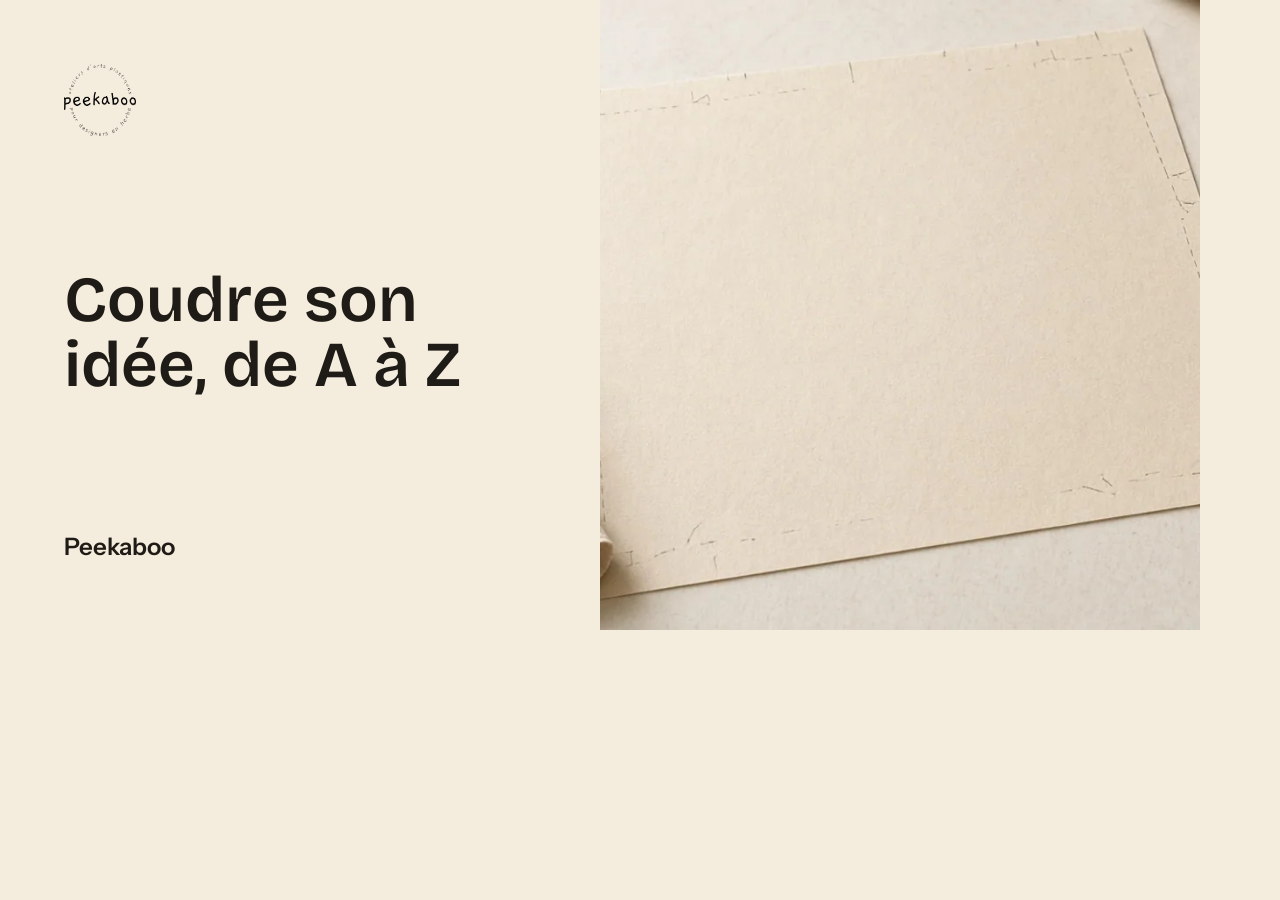
<file: _partage/accueil-fr.html>
<!doctype html>
<html lang="fr"><head><meta charset="utf-8">
<link rel="stylesheet" href="/assets/css/socle.css"><link rel="stylesheet" href="/assets/css/site.css">
<style>:root{--fond:#f4ecdd;--texte:#1f1b16}
html,body{margin:0;width:1200px;height:630px;overflow:hidden;background:var(--fond);color:var(--texte)}
.carte{display:grid;grid-template-columns:1fr 1fr;width:1200px;height:630px}
.carte-texte{display:flex;flex-direction:column;justify-content:space-between;padding:64px}
.carte-texte img{width:72px;height:72px}
.carte-titre{font-family:var(--police-titres);font-size:64px;line-height:1.02;margin:0;text-wrap:balance}
.carte-nom{font-size:24px;font-weight:600;margin:0}
.carte-image{background:center/cover no-repeat}</style>
</head><body>
<div class="carte">
  <div class="carte-texte">
    <img src="/assets/images/logo-240.webp" alt="">
    <p class="carte-titre">Coudre son idée, de A à Z</p>
    <p class="carte-nom">Peekaboo</p>
  </div>
  <div class="carte-image" style="background-image:url('/assets/images/grok/accueil-ouverture-1280.webp')"></div>
</div>
</body></html>
</file>
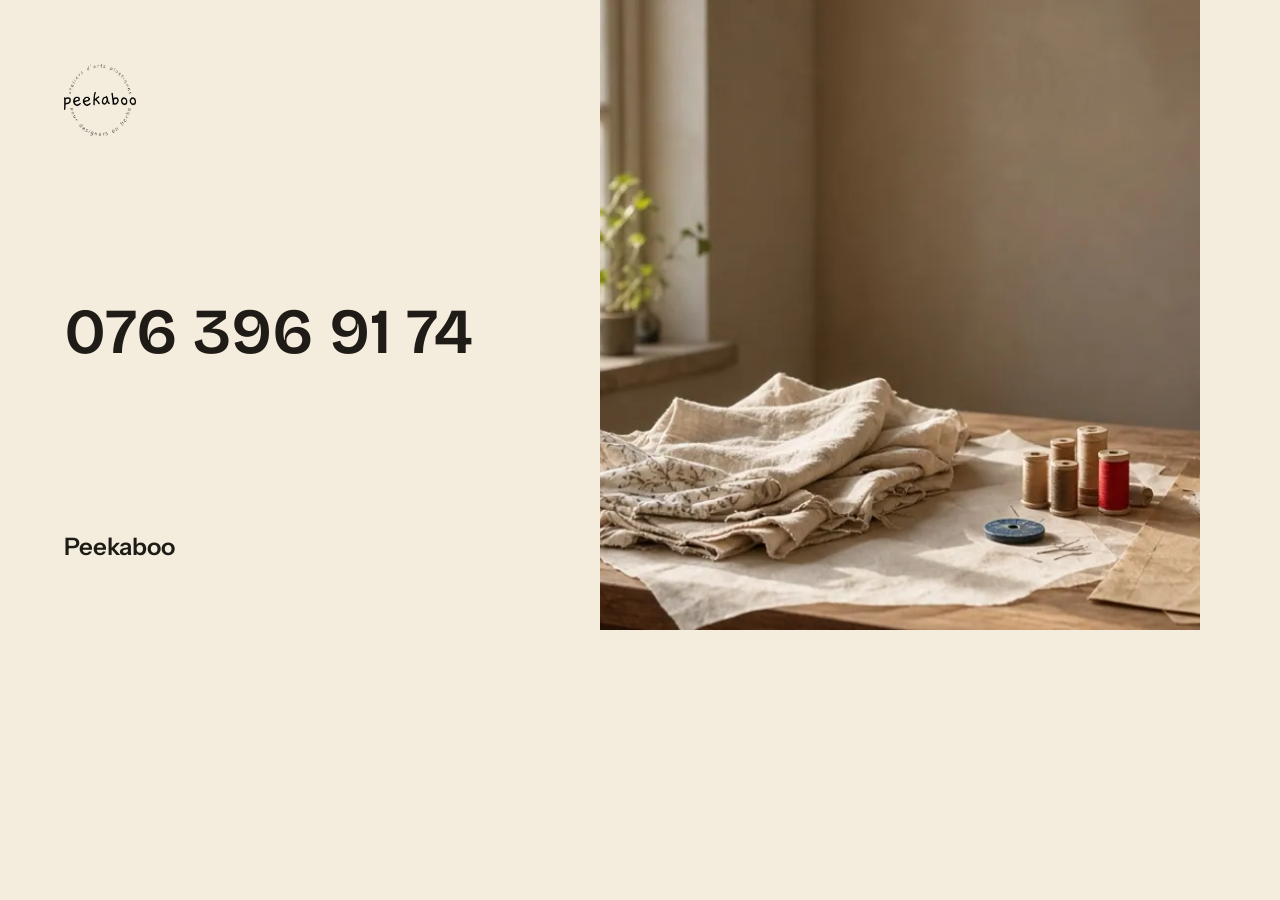
<file: _partage/contact-fr.html>
<!doctype html>
<html lang="fr"><head><meta charset="utf-8">
<link rel="stylesheet" href="/assets/css/socle.css"><link rel="stylesheet" href="/assets/css/site.css">
<style>:root{--fond:#f4ecdd;--texte:#1f1b16}
html,body{margin:0;width:1200px;height:630px;overflow:hidden;background:var(--fond);color:var(--texte)}
.carte{display:grid;grid-template-columns:1fr 1fr;width:1200px;height:630px}
.carte-texte{display:flex;flex-direction:column;justify-content:space-between;padding:64px}
.carte-texte img{width:72px;height:72px}
.carte-titre{font-family:var(--police-titres);font-size:64px;line-height:1.02;margin:0;text-wrap:balance}
.carte-nom{font-size:24px;font-weight:600;margin:0}
.carte-image{background:center/cover no-repeat}</style>
</head><body>
<div class="carte">
  <div class="carte-texte">
    <img src="/assets/images/logo-240.webp" alt="">
    <p class="carte-titre">076 396 91 74</p>
    <p class="carte-nom">Peekaboo</p>
  </div>
  <div class="carte-image" style="background-image:url('/assets/images/grok/contact-bandeau-1280.webp')"></div>
</div>
</body></html>
</file>
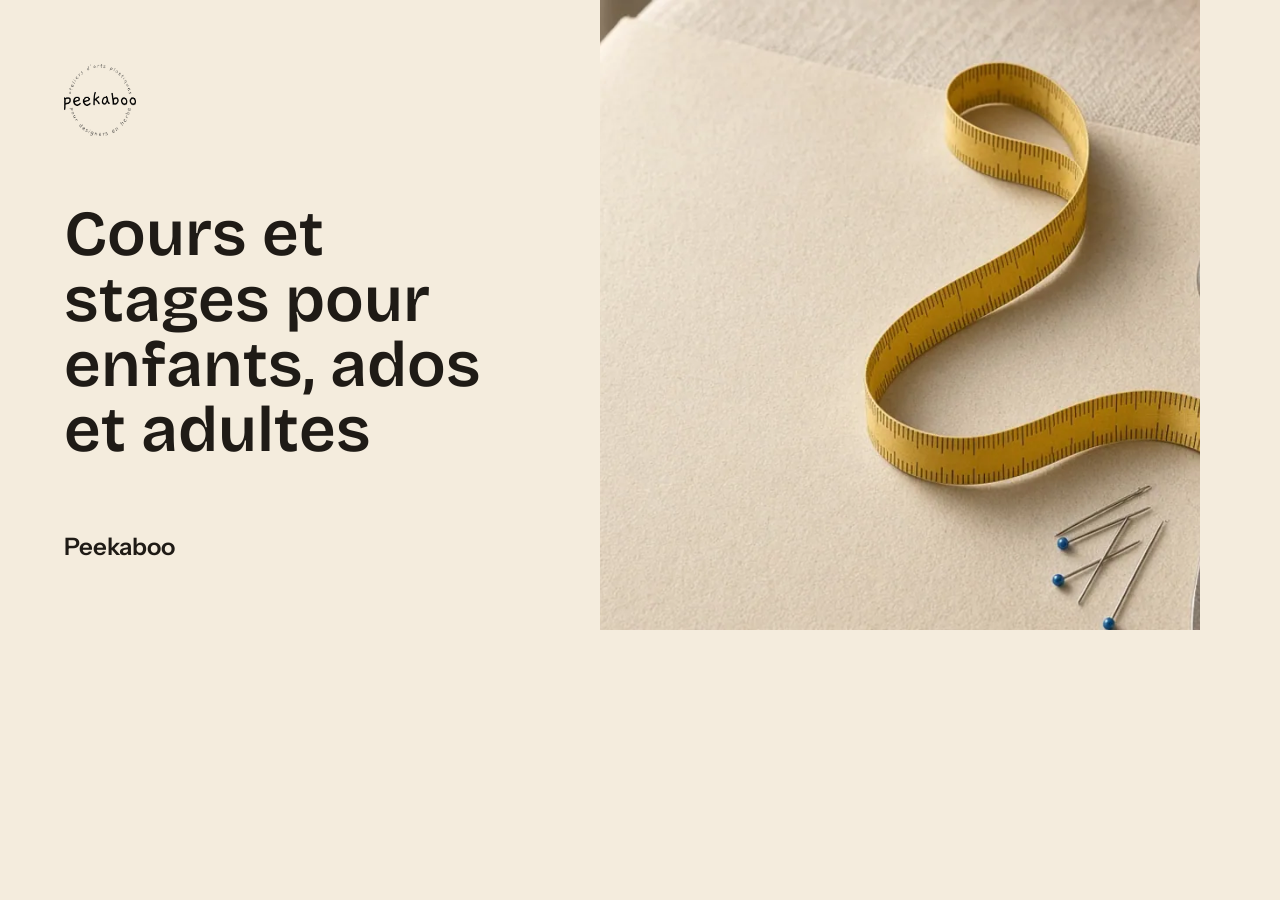
<file: _partage/cours-fr.html>
<!doctype html>
<html lang="fr"><head><meta charset="utf-8">
<link rel="stylesheet" href="/assets/css/socle.css"><link rel="stylesheet" href="/assets/css/site.css">
<style>:root{--fond:#f4ecdd;--texte:#1f1b16}
html,body{margin:0;width:1200px;height:630px;overflow:hidden;background:var(--fond);color:var(--texte)}
.carte{display:grid;grid-template-columns:1fr 1fr;width:1200px;height:630px}
.carte-texte{display:flex;flex-direction:column;justify-content:space-between;padding:64px}
.carte-texte img{width:72px;height:72px}
.carte-titre{font-family:var(--police-titres);font-size:64px;line-height:1.02;margin:0;text-wrap:balance}
.carte-nom{font-size:24px;font-weight:600;margin:0}
.carte-image{background:center/cover no-repeat}</style>
</head><body>
<div class="carte">
  <div class="carte-texte">
    <img src="/assets/images/logo-240.webp" alt="">
    <p class="carte-titre">Cours et stages pour enfants, ados et adultes</p>
    <p class="carte-nom">Peekaboo</p>
  </div>
  <div class="carte-image" style="background-image:url('/assets/images/grok/cours-ouverture-1280.webp')"></div>
</div>
</body></html>
</file>
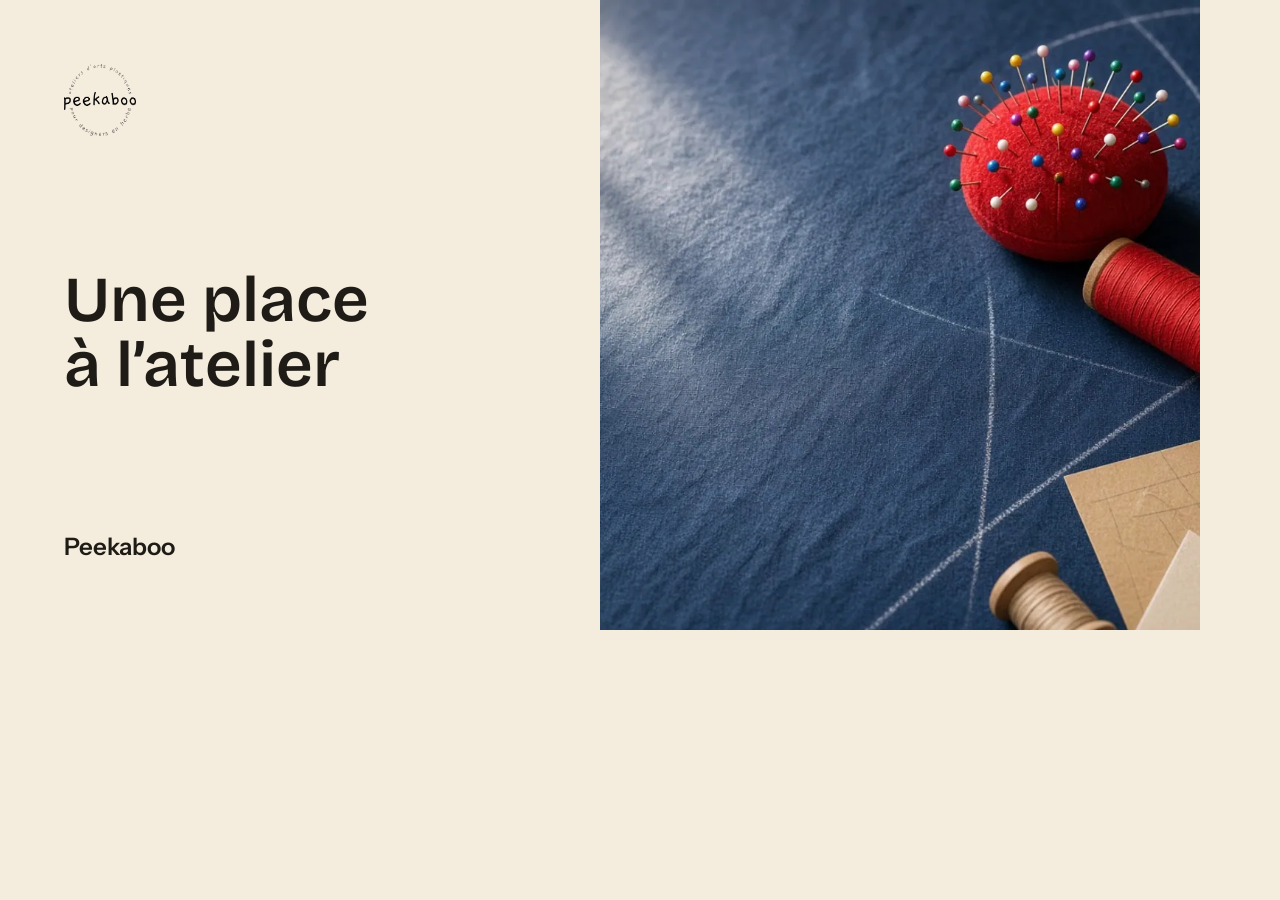
<file: _partage/inscription-fr.html>
<!doctype html>
<html lang="fr"><head><meta charset="utf-8">
<link rel="stylesheet" href="/assets/css/socle.css"><link rel="stylesheet" href="/assets/css/site.css">
<style>:root{--fond:#f4ecdd;--texte:#1f1b16}
html,body{margin:0;width:1200px;height:630px;overflow:hidden;background:var(--fond);color:var(--texte)}
.carte{display:grid;grid-template-columns:1fr 1fr;width:1200px;height:630px}
.carte-texte{display:flex;flex-direction:column;justify-content:space-between;padding:64px}
.carte-texte img{width:72px;height:72px}
.carte-titre{font-family:var(--police-titres);font-size:64px;line-height:1.02;margin:0;text-wrap:balance}
.carte-nom{font-size:24px;font-weight:600;margin:0}
.carte-image{background:center/cover no-repeat}</style>
</head><body>
<div class="carte">
  <div class="carte-texte">
    <img src="/assets/images/logo-240.webp" alt="">
    <p class="carte-titre">Une place à l’atelier</p>
    <p class="carte-nom">Peekaboo</p>
  </div>
  <div class="carte-image" style="background-image:url('/assets/images/grok/inscription-ouverture-1280.webp')"></div>
</div>
</body></html>
</file>
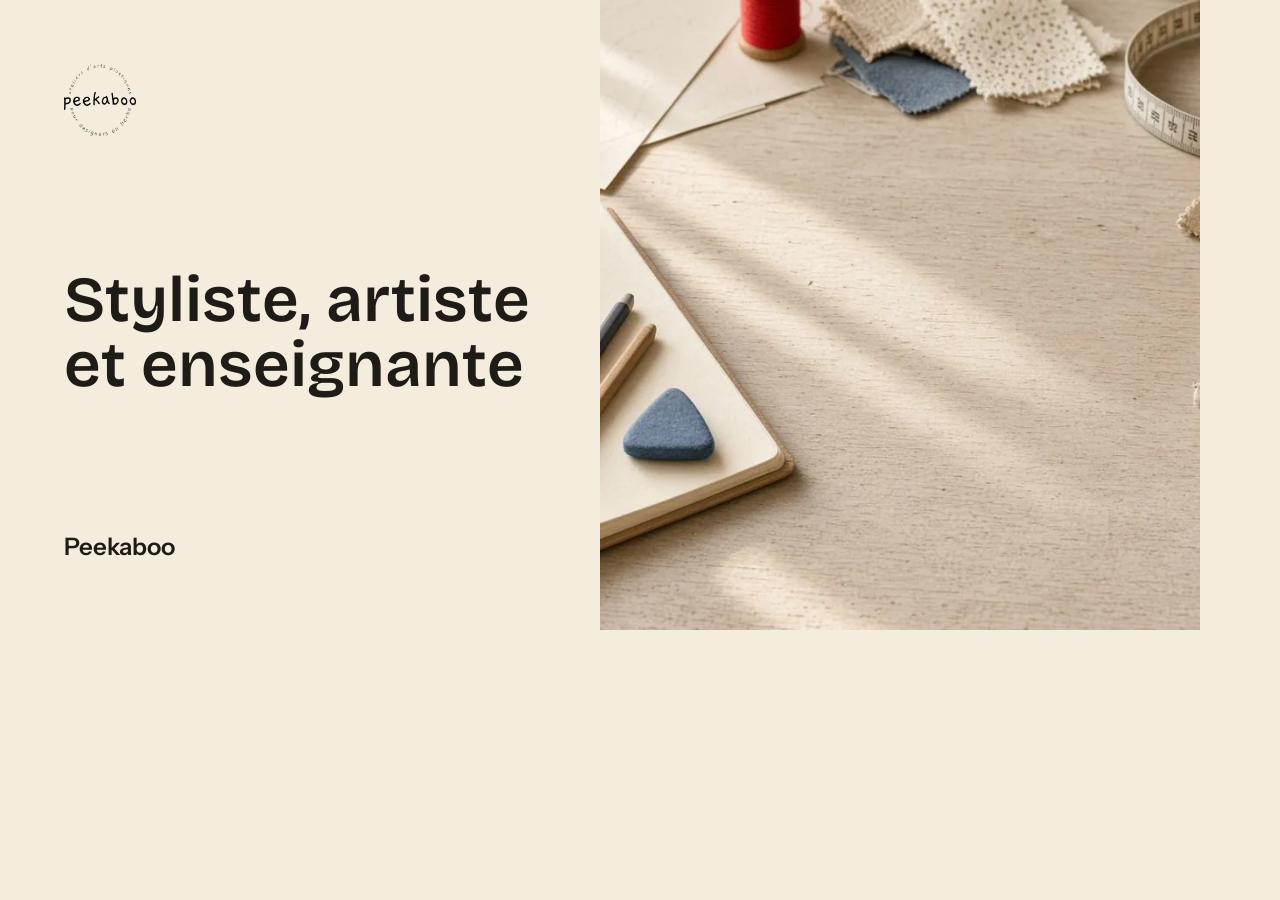
<file: _partage/melody-fr.html>
<!doctype html>
<html lang="fr"><head><meta charset="utf-8">
<link rel="stylesheet" href="/assets/css/socle.css"><link rel="stylesheet" href="/assets/css/site.css">
<style>:root{--fond:#f4ecdd;--texte:#1f1b16}
html,body{margin:0;width:1200px;height:630px;overflow:hidden;background:var(--fond);color:var(--texte)}
.carte{display:grid;grid-template-columns:1fr 1fr;width:1200px;height:630px}
.carte-texte{display:flex;flex-direction:column;justify-content:space-between;padding:64px}
.carte-texte img{width:72px;height:72px}
.carte-titre{font-family:var(--police-titres);font-size:64px;line-height:1.02;margin:0;text-wrap:balance}
.carte-nom{font-size:24px;font-weight:600;margin:0}
.carte-image{background:center/cover no-repeat}</style>
</head><body>
<div class="carte">
  <div class="carte-texte">
    <img src="/assets/images/logo-240.webp" alt="">
    <p class="carte-titre">Styliste, artiste et enseignante</p>
    <p class="carte-nom">Peekaboo</p>
  </div>
  <div class="carte-image" style="background-image:url('/assets/images/grok/melody-ouverture-1280.webp')"></div>
</div>
</body></html>
</file>
<file: assets/css/socle.css>
/* Socle : règles communes à toutes les maquettes. Le style du projet va dans site.css.
   Les couleurs et polices du projet se règlent par les variables ci-dessous (redéfinies dans site.css). */
:root {
  --police-titres: Georgia, 'Times New Roman', serif;
  --police-texte: system-ui, -apple-system, 'Segoe UI', Roboto, sans-serif;
  --accent: #b3361f;
  --texte-doux: color-mix(in srgb, var(--texte) 78%, var(--fond));
  --ligne: color-mix(in srgb, var(--texte) 18%, var(--fond));
  --gouttiere: clamp(16px, 4vw, 48px);
  --largeur: 1240px;
  --rayon: 6px;
  --duree: .7s;
  --courbe: cubic-bezier(.22, 1, .36, 1);
}

*, *::before, *::after { box-sizing: border-box; }
html { -webkit-text-size-adjust: 100%; text-size-adjust: 100%; }
body {
  font-family: var(--police-texte); font-size: clamp(1rem, .96rem + .2vw, 1.125rem); line-height: 1.6;
  padding-bottom: var(--barres-h); overflow-x: clip;
}
img, picture, video, canvas, svg { display: block; max-width: 100%; }
img, video { height: auto; }
h1, h2, h3, h4 { font-family: var(--police-titres); line-height: 1.08; margin: 0 0 .5em; text-wrap: balance; font-weight: 600; }
p, li, dd, figcaption { text-wrap: pretty; }
p { margin: 0 0 1em; }
a { color: inherit; }
a[href^="mailto:"] { overflow-wrap: anywhere; }
button, input, select, textarea { font: inherit; color: inherit; }
button { cursor: pointer; }
:where(a, button, input, select, textarea, summary, [tabindex]) { -webkit-tap-highlight-color: transparent; }
:focus { outline: none; }
:focus-visible { outline: 3px solid var(--accent); outline-offset: 3px; border-radius: 2px; }
[id] { scroll-margin-top: calc(var(--entete-h) + 12px); scroll-margin-bottom: calc(var(--barres-h) + 12px); }
[hidden] { display: none !important; }

.visuellement-cache {
  position: absolute !important; width: 1px; height: 1px; padding: 0; margin: -1px;
  overflow: hidden; clip: rect(0 0 0 0); white-space: nowrap; border: 0;
}
.evitement {
  position: fixed; left: 12px; top: 12px; z-index: 1000; padding: 12px 16px; background: var(--texte); color: var(--fond);
  transform: translateY(-160%); text-decoration: none;
}
.evitement:focus-visible { transform: none; }
.conteneur { width: min(100% - 2 * var(--gouttiere), var(--largeur)); margin-inline: auto; }
.chiffres { font-variant-numeric: tabular-nums; }

/* Boutons : zones tactiles d'au moins 44 px. */
.bouton {
  display: inline-flex; align-items: center; justify-content: center; gap: .5em;
  min-height: 48px; min-width: 44px; padding: .7em 1.4em; border-radius: 999px;
  background: var(--accent); color: var(--fond); text-decoration: none; font-weight: 600; border: 0;
  line-height: 1.2; text-align: center;
}
.bouton--contour { background: transparent; color: inherit; box-shadow: inset 0 0 0 2px currentColor; }
.bouton[disabled] { opacity: .55; cursor: not-allowed; }

/* Apparitions : cachées par le style critique jusqu'à .vu, jamais recachées. */
html.js:not(.calme):not(.secours):not([data-arrivee="retour"]) [data-anime]:not([data-anime="gsap"]) {
  transform: translate3d(0, 1.2rem, 0);
  transition: opacity var(--duree) var(--courbe) var(--delai, 0s), transform var(--duree) var(--courbe) var(--delai, 0s);
}
html.js:not(.calme):not(.secours):not([data-arrivee="retour"]) [data-anime]:not([data-anime="gsap"]).vu { transform: none; }

/* Bibliothèque d'effets (effets.js). Apparitions : le bloc lui-même ne glisse pas, ce sont ses parties qui arrivent.
   Mêmes conditions que les apparitions : en mode calme, en secours, au retour et sans JavaScript, état final direct.
   Les transitions ne valent que pendant l'arrivée (.fx-fini ensuite) : celles du projet reprennent la main. */
html.js:not(.calme):not(.secours):not([data-arrivee="retour"]) :is([data-anime="lignes"], [data-anime="mots"], [data-anime="cascade"]):not([data-anime="gsap"]) {
  transform: none; transition: opacity .25s linear var(--delai, 0s);
}
/* Masques des lignes : découpe par clip-path, débordante en haut et sur les côtés (accents), un peu en bas (jambages),
   au lieu d'un overflow et de marges : la mise en page ne change pas d'un pixel pendant la découpe. La ligne part
   d'assez bas (135 %) pour rester invisible malgré le débord du bas. */
.fx-ligne-mask { overflow: visible !important; clip-path: inset(-.4em -.6em -.2em -.6em); }
html.js:not(.calme):not(.secours):not([data-arrivee="retour"]) [data-anime="lignes"] .fx-ligne {
  transform: translate3d(0, 135%, 0); transition: transform 1s var(--courbe) calc(var(--delai, 0s) + var(--i, 0) * 90ms);
}
html.js:not(.calme):not(.secours):not([data-arrivee="retour"]) [data-anime="lignes"].vu .fx-ligne { transform: none; }
html.js:not(.calme):not(.secours):not([data-arrivee="retour"]) [data-anime="mots"] .fx-mot {
  opacity: 0; transform: translate3d(0, .5em, 0);
  transition: opacity .6s var(--courbe) calc(var(--delai, 0s) + var(--i, 0) * 35ms), transform .7s var(--courbe) calc(var(--delai, 0s) + var(--i, 0) * 35ms);
}
html.js:not(.calme):not(.secours):not([data-arrivee="retour"]) [data-anime="mots"].vu .fx-mot { opacity: 1; transform: none; }
html.js:not(.calme):not(.secours):not([data-arrivee="retour"]) [data-anime="cascade"] > * { opacity: 0; transform: translate3d(0, 1.8rem, 0); }
html.js:not(.calme):not(.secours):not([data-arrivee="retour"]) [data-anime="cascade"]:not(.fx-fini) > * {
  transition: opacity .7s var(--courbe) calc(var(--delai, 0s) + var(--i, 0) * 80ms), transform .9s var(--courbe) calc(var(--delai, 0s) + var(--i, 0) * 80ms);
}
html.js:not(.calme):not(.secours):not([data-arrivee="retour"]) [data-anime="cascade"].vu > * { opacity: 1; transform: none; }
/* Rideau : règle aussi précise que celle des apparitions (sinon sa transition de découpe serait écrasée). */
html.js:not(.calme):not(.secours):not([data-arrivee="retour"]) [data-anime="rideau"]:not([data-anime="gsap"]) {
  transform: none; clip-path: inset(0 0 100% 0);
}
html.js:not(.calme):not(.secours):not([data-arrivee="retour"]) [data-anime="rideau"]:not([data-anime="gsap"]):not(.fx-fini) {
  transition: opacity .25s linear var(--delai, 0s), clip-path 1.2s cubic-bezier(.77, 0, .18, 1) var(--delai, 0s);
}
html.js:not(.calme):not(.secours):not([data-arrivee="retour"]) [data-anime="rideau"]:not([data-anime="gsap"]).vu { clip-path: inset(0 0 0 0); }
html.js:not(.calme):not(.secours):not([data-arrivee="retour"]) [data-anime="rideau"]:not([data-fx]) > :is(picture, video) { transform: scale(1.14); }
html.js:not(.calme):not(.secours):not([data-arrivee="retour"]) [data-anime="rideau"]:not([data-fx]):not(.fx-fini) > :is(picture, video) { transition: transform 1.6s var(--courbe) var(--delai, 0s); }
html.js:not(.calme):not(.secours):not([data-arrivee="retour"]) [data-anime="rideau"].vu:not([data-fx]) > :is(picture, video) { transform: none; }
/* Effets liés au défilement : l'image déplacée par GSAP n'a aucune transition CSS (une seule source par propriété). */
[data-fx="parallaxe"] > :is(picture, video, img), [data-fx="zoom"] > :is(picture, video, img) { transition: none; }
/* WebGL « onde » : le canvas, calé sur l'image, n'est visible que pendant le mouvement ; au repos, l'image d'origine, nette. */
[data-fx="onde"] { position: relative; }
.fx-onde { position: absolute; left: 0; top: 0; width: 100%; height: 100%; pointer-events: none; opacity: 0; transition: opacity .3s linear; }
.fx-onde--actif { opacity: 1; transition-duration: .12s; }
/* Effets au survol : au premier survol, GSAP prend la main sur la transformation (classe fx-survol) :
   plus aucune transition CSS sur transform pour cet élément. */
.fx-survol { transition-property: opacity, color, background-color, border-color, box-shadow !important; }

/* Mode calme : tout est coupé, le contenu reste complet. */
html.calme *, html.calme *::before, html.calme *::after {
  animation-duration: 0s !important; animation-iteration-count: 1 !important; transition: none !important; scroll-behavior: auto !important;
}
html.calme [data-boucle-css] * , html.calme [data-boucle-css] { animation: none !important; }
[data-boucle-css].hors-ecran, [data-boucle-css].hors-ecran *, [data-boucle-css].en-pause, [data-boucle-css].en-pause * { animation-play-state: paused !important; }

/* En-tête : opaque, jamais coupé, se cache en descendant. */
[data-entete] {
  position: fixed; inset: 0 0 auto; z-index: 800; background: var(--fond);
  border-bottom: 1px solid var(--ligne); transition: transform .35s var(--courbe);
}
html.entete-cache [data-entete], html.scene-sans-entete:not(.menu-ouvert) [data-entete] { transform: translateY(-100%); }
.entete-rangee {
  display: flex; align-items: center; gap: clamp(8px, 2vw, 28px);
  min-height: 64px; padding: 8px var(--gouttiere); max-width: calc(var(--largeur) + 2 * var(--gouttiere)); margin-inline: auto;
}
.entete-logo { display: inline-flex; align-items: center; gap: .6em; min-height: 44px; text-decoration: none; font-weight: 700; flex: none; }
.entete-logo img { width: 36px; height: 36px; }
[data-nav] { flex: 1 1 auto; min-width: 0; display: flex; justify-content: flex-end; }
[data-nav] ul { display: flex; gap: clamp(12px, 2vw, 28px); list-style: none; margin: 0; padding: 0; min-width: 0; overflow: hidden; white-space: nowrap; }
[data-nav] a { display: inline-flex; align-items: center; min-height: 44px; text-decoration: none; }
[data-nav] a[aria-current] { text-decoration: underline; text-underline-offset: .35em; text-decoration-thickness: 2px; }
.entete-actions { display: flex; align-items: center; gap: 8px; flex: none; }
.entete-actions .bouton { min-height: 44px; padding-inline: 1.1em; }
.entete-langue { display: inline-flex; align-items: center; justify-content: center; min-width: 44px; min-height: 44px; text-decoration: none; font-weight: 600; text-transform: uppercase; }
[data-menu-bouton] { display: none; min-height: 44px; min-width: 44px; padding: 0 14px; border: 0; border-radius: 999px; background: var(--texte); color: var(--fond); font-weight: 600; }
html:not(.js) [data-nav] ul { flex-wrap: wrap; white-space: normal; }
html.nav-compacte [data-nav] { display: none; }
html.nav-compacte [data-menu-bouton] { display: inline-flex; align-items: center; }
html.nav-compacte .entete-actions { margin-left: auto; }
@media (max-width: 520px) { .entete-actions .bouton { display: none; } }

/* Menu : plein écran, liens qui arrivent l'un après l'autre. */
[data-menu] {
  position: fixed; inset: 0; z-index: 790; background: var(--menu-fond, var(--fond)); overflow-y: auto; overscroll-behavior: contain;
  padding: calc(var(--entete-h) + 24px) var(--gouttiere) calc(32px + var(--barres-h));
  visibility: hidden; opacity: 0; transition: opacity .3s var(--courbe), visibility 0s .3s;
}
html.menu-ouvert [data-menu] { visibility: visible; opacity: 1; transition: opacity .3s var(--courbe); }
html.menu-ouvert [data-entete] { transform: none; }
[data-menu] ul { list-style: none; margin: 0 0 32px; padding: 0; }
[data-menu] li { opacity: 0; transform: translateY(12px); transition: opacity .4s var(--courbe), transform .4s var(--courbe); transition-delay: calc(var(--i, 0) * 50ms + 80ms); }
html.menu-ouvert [data-menu] li { opacity: 1; transform: none; }
[data-menu] .menu-lien { display: flex; align-items: center; min-height: 52px; font-family: var(--police-titres); font-size: clamp(1.6rem, 7vw, 2.6rem); text-decoration: none; }
[data-menu] .menu-lien[aria-current] { color: var(--accent); }

/* Voile de transition (état de départ dans le style critique). */
[data-voile] { display: grid; place-items: center; color: var(--fond); }
.voile-contenu { display: grid; justify-items: center; gap: 12px; text-align: center; padding: var(--gouttiere); }
.voile-contenu img { width: 56px; height: 56px; }
[data-voile-libelle] { font-family: var(--police-titres); font-size: clamp(1.6rem, 5vw, 3rem); }

/* Barre fixe du téléphone : action principale et contact rapide. */
[data-barre-fixe] {
  position: fixed; inset: auto 0 0; z-index: 780; display: none; gap: 8px;
  padding: 8px var(--gouttiere) calc(8px + env(safe-area-inset-bottom)); background: var(--fond); border-top: 1px solid var(--ligne);
  transition: transform .3s var(--courbe);
}
[data-barre-fixe] .bouton { flex: 1; min-height: 48px; }
[data-barre-fixe].barre-masquee { transform: translateY(110%); }
@media (max-width: 760px) { [data-barre-fixe] { display: flex; } }

/* Écrans plein cadre et sections épinglées : tout tient dans la partie visible. */
.ecran {
  min-height: 100vh; min-height: 100svh; display: flex; flex-direction: column;
  padding-top: calc(var(--entete-h) + 16px); padding-bottom: calc(var(--barres-h) + 16px);
}
.ecran.epingle { height: 100vh; height: 100svh; min-height: 0; }
.ecran .piste { flex: 1 1 auto; min-height: 0; max-height: 820px; }

/* Médias : cadrage réglé par --cadrage (object-position), mention des illustrations générées. */
.media { position: relative; margin: 0; overflow: hidden; border-radius: var(--rayon); background: color-mix(in srgb, var(--texte) 8%, var(--fond)); } /* jamais de case vide pendant le chargement */
.media picture { display: block; width: 100%; height: 100%; }
.media img, .media video { width: 100%; height: 100%; object-fit: cover; object-position: var(--cadrage, 50% 50%); }
@media (max-width: 760px) { .media img, .media video { object-position: var(--cadrage-mobile, var(--cadrage, 50% 50%)); } }
.mention-ia {
  position: absolute; right: 8px; bottom: 8px; z-index: 2; padding: 3px 8px; border-radius: 999px;
  background: rgba(0, 0, 0, .66); color: #fff; font: 600 12px/1.4 var(--police-texte); letter-spacing: .01em; pointer-events: none;
}

/* Formulaires. */
.champ { display: grid; gap: 6px; margin-bottom: 18px; }
.champ label { font-weight: 600; }
.champ input, .champ select, .champ textarea {
  min-height: 48px; padding: 10px 12px; border: 1px solid color-mix(in srgb, var(--texte) 45%, var(--fond)); border-radius: var(--rayon); background: var(--fond);
}
.champ [aria-invalid="true"] { border-color: #b00020; }
.champ-erreur { margin: 0; color: #b00020; font-size: .95rem; }
.mention-donnees { font-size: .9rem; color: var(--texte-doux); }
[data-message-envoi] { padding: 12px 16px; border-radius: var(--rayon); background: color-mix(in srgb, var(--accent) 12%, var(--fond)); }

/* Barre de lecture des pages longues. */
[data-barre-lecture] { position: fixed; left: 0; right: 0; top: var(--entete-h); height: 3px; z-index: 805; background: var(--accent); transform: scaleX(0); transform-origin: 0 50%; }
html.entete-cache [data-barre-lecture] { top: 0; }

/* Curseur personnalisé (souris uniquement, activé par data-curseur sur html). */
.curseur {
  position: fixed; left: -8px; top: -8px; z-index: 1001; width: 16px; height: 16px; border-radius: 50%;
  border: 2px solid var(--accent); pointer-events: none; opacity: 0; transition: opacity .2s, width .2s, height .2s, left .2s, top .2s;
}
html.curseur-actif .curseur { opacity: 1; }
.curseur.curseur-lien { width: 40px; height: 40px; left: -20px; top: -20px; }
.curseur.curseur-cache { opacity: 0 !important; }

/* Pied de page. */
.pied { padding: 56px 0 32px; border-top: 1px solid var(--ligne); }
.pied-grille { display: grid; gap: 32px; grid-template-columns: repeat(auto-fit, minmax(200px, 1fr)); }
.pied ul { list-style: none; margin: 0; padding: 0; }
.pied a, .pied button.lien { display: inline-flex; align-items: center; min-height: 44px; }
button.lien { background: none; border: 0; padding: 0; text-decoration: underline; text-underline-offset: .2em; }
.pied-bas { display: flex; flex-wrap: wrap; justify-content: space-between; gap: 12px; margin-top: 32px; font-size: .9rem; color: var(--texte-doux); }
</file>
<file: assets/js/modules/fil-conducteur/module.css>
/* Fil conducteur — identité uniquement par les variables du socle.
   Le tracé passe au-dessus des fonds de section et sous leur contenu : les enfants directs des sections
   (petits-enfants de la racine) sont remontés d'un cran (z-index 2), le texte reste toujours lisible par-dessus le fil. */
.fic { position: relative; --fic-epaisseur: 2px; }
.fic__svg { position: absolute; inset: 0; width: 100%; height: 100%; z-index: 1; pointer-events: none; overflow: visible; }
:where(.fic > * > *, .fic [data-fil-dessus]) { position: relative; z-index: 2; }

.fic__rail, .fic__trace { fill: none; stroke-linecap: round; stroke-linejoin: round; vector-effect: non-scaling-stroke; }
.fic__rail { stroke: var(--couleur-ligne); stroke-width: 1px; stroke-dasharray: 2 6; }
.fic__trace { stroke: var(--couleur-accent); stroke-width: var(--fic-epaisseur); }

.fic__perle { fill: var(--couleur-fond); stroke: var(--couleur-accent); stroke-width: 2px; transition: fill .4s; }
.fic__perle.est-atteinte { fill: var(--couleur-accent); }

.fic__objet { opacity: 0; transition: opacity .3s; }
.fic__objet.est-visible { opacity: 1; }
.fic__tete { fill: var(--couleur-accent); }
.fic__halo { fill: color-mix(in oklab, var(--couleur-accent) 18%, transparent); stroke: color-mix(in oklab, var(--couleur-accent) 45%, transparent); stroke-width: 1px; }

@media (max-width: 699px) { .fic { --fic-epaisseur: 1.6px; } }

/* Réduire les animations et mode calme : fil entier, perles pleines, pas d'objet. */
@media (prefers-reduced-motion: reduce) {
  .fic__objet { display: none; }
  .fic__trace { stroke-dashoffset: 0 !important; }
  .fic__perle { fill: var(--couleur-accent); }
}
.calme .fic__objet { display: none; }
.calme .fic__trace { stroke-dashoffset: 0 !important; }
.calme .fic__perle { fill: var(--couleur-accent); }

@media print { .fic__svg { display: none; } }
</file>
<file: assets/js/modules/formulaire-par-etapes/module.css>
/* Formulaire par étapes — identité uniquement par les variables du socle.
   --couleur-erreur (facultative) colore les erreurs ; à défaut, la couleur secondaire. */
.fpe { --fpe-erreur: var(--couleur-erreur, var(--couleur-secondaire)); --fpe-erreur-texte: color-mix(in oklab, var(--fpe-erreur) 70%, var(--couleur-texte)); --fpe-rayon-champ: calc(var(--rayon) * .6); padding-block: clamp(64px, 12vh, 140px); }
.fpe__cadre { display: grid; gap: clamp(28px, 4vw, 64px); align-items: start; }
.fpe__tete { display: grid; gap: 16px; max-width: 46ch; }
.fpe__h2 { font-size: clamp(2rem, 4.6vw, 3.8rem); }
.fpe__intro { font-size: clamp(1.05rem, 1.4vw, 1.2rem); color: var(--couleur-texte-doux); }
.fpe__note { font-family: var(--police-mono); font-size: max(12px, .8rem); letter-spacing: .06em; color: var(--couleur-texte-doux); }
.fpe__carton { min-width: 0; background: var(--couleur-surface); border: 1px solid var(--couleur-ligne); border-radius: var(--rayon); padding: clamp(18px, 3.2vw, 40px); }
.fpe__form { min-width: 0; }

/* ---------- Progression ---------- */
.fpe__progression { display: grid; gap: 10px; margin-bottom: clamp(22px, 3vw, 34px); }
.fpe__reperes { display: flex; gap: 6px; list-style: none; margin: 0; padding: 0; min-height: 32px; }
.fpe__repere { flex: 1 1 0; min-width: 0; display: flex; align-items: center; gap: 8px; font-size: max(12px, .82rem); color: var(--couleur-texte-doux); }
.fpe__num { flex: none; display: grid; place-items: center; width: 30px; height: 30px; border-radius: 50%; border: 1px solid var(--couleur-ligne); font-family: var(--police-mono); font-size: max(12px, .8rem); transition: background-color .3s, color .3s, border-color .3s; }
.fpe__nom { overflow: hidden; text-overflow: ellipsis; white-space: nowrap; }
.fpe__repere.est-actif { color: var(--couleur-texte); font-weight: 600; }
.fpe__repere.est-actif .fpe__num { border-color: var(--couleur-accent); background: var(--couleur-accent); color: var(--couleur-sur-accent); }
.fpe__repere.est-fait .fpe__num { border-color: var(--couleur-accent); color: var(--couleur-texte); }
.fpe__barre { height: 4px; border-radius: 4px; background: var(--couleur-ligne); overflow: hidden; }
.fpe__barre > span { display: block; height: 100%; background: var(--couleur-accent); transform: scaleX(0); transform-origin: left; transition: transform .5s cubic-bezier(.2, .7, .2, 1); }
.fpe__etat { font-family: var(--police-mono); font-size: max(12px, .78rem); letter-spacing: .08em; text-transform: uppercase; color: var(--couleur-texte-doux); min-height: 1.55em; }

/* ---------- Étapes ---------- */
.fpe__etape, .fpe__groupe { border: 0; margin: 0; padding: 0; min-width: 0; }
.fpe__etape > * + * { margin-top: 22px; }
.fpe__legende { padding: 0; margin-bottom: 22px; }
.fpe__titre { font-size: clamp(1.45rem, 2.6vw, 2.1rem); scroll-margin-top: calc(var(--entete-h) + 24px); }
.fpe__titre:focus { outline: none; }
.fpe__titre:focus-visible { outline: 2px solid var(--couleur-accent); outline-offset: 4px; border-radius: 4px; }
.fpe__groupe-titre { padding: 0; margin-bottom: 12px; font-weight: 600; }
.fpe i { font-style: normal; color: var(--fpe-erreur-texte); }

/* Choix : l'input couvre toute la carte, la puce ou la case (cible tactile entière). */
.fpe__carte, .fpe__puce, .fpe__case { position: relative; cursor: pointer; }
.fpe__carte input, .fpe__puce input, .fpe__case input { position: absolute; inset: 0; width: 100%; height: 100%; margin: 0; opacity: 0; cursor: pointer; z-index: 1; }

.fpe__cartes { display: grid; grid-template-columns: repeat(auto-fit, minmax(min(100%, 200px), 1fr)); gap: 12px; }
.fpe__carte { display: grid; align-content: start; gap: 6px; min-height: 44px; padding: 18px 18px 20px; border: 1px solid var(--couleur-ligne); border-radius: var(--rayon); background: var(--couleur-fond); transition: border-color .25s, background-color .25s, transform .25s; }
.fpe__carte::after { content: ""; position: absolute; top: 14px; right: 14px; width: 20px; height: 20px; border-radius: 50%; border: 1.5px solid var(--couleur-ligne); transition: border-width .2s, border-color .2s; }
.fpe__icone { width: 34px; height: 34px; margin-bottom: 6px; fill: none; stroke: var(--couleur-accent); stroke-width: 1.6; stroke-linecap: round; stroke-linejoin: round; }
.fpe__carte-titre { font-family: var(--police-titres); font-weight: 600; font-size: 1.15rem; line-height: 1.2; padding-right: 26px; }
.fpe__carte-texte { font-size: max(14px, .9rem); color: var(--couleur-texte-doux); line-height: 1.45; }
.fpe__carte:hover { border-color: color-mix(in oklab, var(--couleur-accent) 50%, var(--couleur-ligne)); }
.fpe__carte:has(input:checked) { border-color: var(--couleur-accent); background: color-mix(in oklab, var(--couleur-accent) 9%, var(--couleur-fond)); box-shadow: inset 0 0 0 1px var(--couleur-accent); }
.fpe__carte:has(input:checked)::after { border: 6px solid var(--couleur-accent); }
.fpe__carte:has(input:focus-visible), .fpe__puce:has(input:focus-visible), .fpe__case:has(input:focus-visible) { outline: 2px solid var(--couleur-accent); outline-offset: 3px; }

.fpe__puces { display: flex; flex-wrap: wrap; gap: 8px; }
.fpe__puce { display: inline-flex; align-items: center; min-height: 44px; padding: 0 18px; border: 1px solid var(--couleur-ligne); border-radius: 999px; background: var(--couleur-fond); font-size: max(15px, .95rem); transition: background-color .25s, color .25s, border-color .25s; }
.fpe__puce:has(input:checked) { background: var(--couleur-accent); border-color: var(--couleur-accent); color: var(--couleur-sur-accent); }

.fpe__case { display: grid; grid-template-columns: 24px 1fr; gap: 12px; align-items: start; min-height: 44px; padding: 10px 0; font-size: max(15px, .95rem); }
.fpe__case::before { content: ""; width: 22px; height: 22px; margin-top: 1px; border: 1.5px solid var(--couleur-texte-doux); border-radius: 6px; background: var(--couleur-fond) no-repeat center / 14px; transition: background-color .2s, border-color .2s; }
.fpe__case::after { content: ""; position: absolute; left: 8px; top: 15px; width: 6px; height: 11px; border: solid var(--couleur-sur-accent); border-width: 0 2px 2px 0; rotate: 45deg; opacity: 0; transition: opacity .2s; }
.fpe__case:has(input:checked)::before { border-color: var(--couleur-accent); background-color: var(--couleur-accent); }
.fpe__case:has(input:checked)::after { opacity: 1; }

/* Champs */
.fpe__grille { display: grid; gap: 18px; }
@media (min-width: 620px) { .fpe__grille { grid-template-columns: repeat(2, minmax(0, 1fr)); } }
.fpe__champ { display: grid; gap: 6px; min-width: 0; }
.fpe__champ label { font-weight: 600; font-size: max(15px, .95rem); }
.fpe__champ input, .fpe__champ select, .fpe__champ textarea { width: 100%; min-height: 48px; padding: 10px 14px; font: inherit; font-size: max(16px, 1rem); color: var(--couleur-texte); background: var(--couleur-fond); border: 1px solid color-mix(in oklab, var(--couleur-texte) 32%, var(--couleur-fond)); border-radius: var(--fpe-rayon-champ); transition: border-color .2s, box-shadow .2s; }
.fpe__champ textarea { min-height: 132px; resize: vertical; line-height: 1.5; }
.fpe__champ input:focus-visible, .fpe__champ select:focus-visible, .fpe__champ textarea:focus-visible { outline: none; border-color: var(--couleur-accent); box-shadow: 0 0 0 3px color-mix(in oklab, var(--couleur-accent) 35%, transparent); }
.fpe input, .fpe select, .fpe textarea { scroll-margin-top: calc(var(--entete-h) + 96px); scroll-margin-bottom: 24px; }
.fpe__champ ::placeholder { color: var(--couleur-texte-doux); opacity: 1; }
.fpe__aide { font-size: max(13px, .85rem); color: var(--couleur-texte-doux); }

/* Erreurs */
.fpe__erreur { display: flex; gap: 8px; align-items: baseline; margin-top: 8px; font-size: max(14px, .9rem); font-weight: 600; color: var(--fpe-erreur-texte); }
.fpe__erreur::before { content: "!"; flex: none; display: inline-grid; place-items: center; width: 18px; height: 18px; border-radius: 50%; background: var(--fpe-erreur); color: var(--couleur-fond); font-size: 12px; line-height: 1; }
.fpe__champ .fpe__erreur { margin-top: 2px; }
.fpe__champ [aria-invalid="true"] { border-color: var(--fpe-erreur); box-shadow: 0 0 0 1px var(--fpe-erreur); }
.fpe__groupe.est-invalide .fpe__carte, .fpe__groupe.est-invalide .fpe__puce { border-color: color-mix(in oklab, var(--fpe-erreur) 70%, var(--couleur-ligne)); }
.fpe__case.est-invalide::before { border-color: var(--fpe-erreur); }

/* Récapitulatif */
.fpe__recap { display: grid; gap: 14px; }
.fpe__recap-groupe { border: 1px solid var(--couleur-ligne); border-radius: var(--fpe-rayon-champ); background: var(--couleur-fond); padding: 6px 18px 14px; }
.fpe__recap-tete { display: flex; justify-content: space-between; align-items: center; gap: 12px; border-bottom: 1px solid var(--couleur-ligne); }
.fpe__recap-tete h4 { font-family: var(--police-mono); font-weight: 500; font-size: max(12px, .78rem); letter-spacing: .1em; text-transform: uppercase; color: var(--couleur-texte-doux); }
.fpe__modifier { min-height: 44px; min-width: 44px; padding: 0 4px; border: 0; background: none; color: var(--couleur-accent); font-weight: 600; text-decoration: underline; text-underline-offset: 3px; cursor: pointer; }
.fpe__recap dl { margin: 10px 0 0; display: grid; gap: 8px; }
.fpe__recap dl > div { display: grid; grid-template-columns: minmax(0, 11em) minmax(0, 1fr); gap: 4px 16px; }
.fpe__recap dt { color: var(--couleur-texte-doux); font-size: max(14px, .9rem); }
.fpe__recap dd { margin: 0; overflow-wrap: anywhere; white-space: pre-line; }
.fpe__recap em { color: var(--couleur-texte-doux); }

/* Navigation */
.fpe__nav { display: flex; flex-wrap: wrap; gap: 12px; margin-top: clamp(26px, 3.4vw, 40px); padding-top: 22px; border-top: 1px solid var(--couleur-ligne); }
.fpe__nav [data-suivant], .fpe__nav [type="submit"] { margin-left: auto; }
.fpe__bouton { display: inline-flex; align-items: center; justify-content: center; gap: .5em; min-height: 48px; padding: 0 1.5em; border-radius: 999px; border: 1px solid var(--couleur-accent); background: var(--couleur-accent); color: var(--couleur-sur-accent); font-weight: 600; text-decoration: none; cursor: pointer; transition: transform .2s, background-color .2s, color .2s; }
.fpe__bouton:hover { transform: translateY(-1px); }
.fpe__bouton--ligne { background: transparent; color: var(--couleur-texte); border-color: var(--couleur-ligne); }
.fpe__bouton--ligne:hover { border-color: var(--couleur-texte); }

/* Fin (envoi simulé) */
.fpe__fin { display: grid; gap: 14px; justify-items: start; }
.fpe__fin h3 { font-size: clamp(1.6rem, 3vw, 2.4rem); }
.fpe__fin h3:focus { outline: none; }
.fpe__fin [data-resume] { font-family: var(--police-mono); font-size: max(13px, .85rem); color: var(--couleur-texte-doux); overflow-wrap: anywhere; }
.fpe__fin [data-resume]:empty { display: none; }
.fpe__fin-actions { display: flex; flex-wrap: wrap; gap: 12px; margin-top: 6px; }
.fpe__coche { width: 64px; height: 64px; fill: none; stroke: var(--couleur-accent); stroke-width: 3; stroke-linecap: round; stroke-linejoin: round; }
.fpe__coche path { stroke-dasharray: 40; animation: fpe-trace .6s .25s cubic-bezier(.3, .7, .2, 1) both; }
.fpe__coche circle { stroke-dasharray: 176; animation: fpe-trace .7s cubic-bezier(.3, .7, .2, 1) both; }
@keyframes fpe-trace { from { stroke-dashoffset: var(--fpe-trace, 176); } to { stroke-dashoffset: 0; } }
.fpe__coche path { --fpe-trace: 40; }

/* Sans JavaScript : toutes les étapes visibles, un seul bouton d'envoi. Avec JavaScript, rien ne bouge avant init(). */
@media (scripting: none) {
  .fpe__progression, .fpe__nav [data-suivant], .fpe__nav [data-precedent], .fpe__etape[data-recap] { display: none; }
  .fpe__etape + .fpe__etape { margin-top: 56px; }
}
@media (scripting: enabled) {
  .fpe:not(.fpe--actif) .fpe__etape ~ .fpe__etape, .fpe:not(.fpe--actif) .fpe__nav [data-precedent], .fpe:not(.fpe--actif) .fpe__nav [type="submit"] { display: none; }
}

/* Mise en page */
@media (min-width: 1000px) {
  .fpe__cadre { grid-template-columns: minmax(0, 5fr) minmax(0, 8fr); }
  .fpe__tete { position: sticky; top: calc(var(--entete-h) + 32px); }
}
@media (max-width: 640px) {
  .fpe__nom { display: none; }
  .fpe__repere { flex: 0 0 auto; }
  .fpe__reperes { gap: 10px; }
  .fpe__carte { grid-template-columns: 34px minmax(0, 1fr); column-gap: 14px; padding: 14px 16px; }
  .fpe__icone { grid-row: span 2; margin: 0; width: 30px; height: 30px; }
  .fpe__carte::after { top: 50%; translate: 0 -50%; }
  .fpe__carte-titre { padding-right: 30px; }
  .fpe__carte-texte { padding-right: 30px; }
  .fpe__recap dl > div { grid-template-columns: minmax(0, 1fr); }
  .fpe__nav .fpe__bouton { flex: 1 1 auto; }
}
@media (max-width: 380px) {
  .fpe__carton { padding: 16px 14px; }
  .fpe__puce { padding: 0 14px; }
}

/* Réduire les animations, mode calme : état final immédiat. */
@media (prefers-reduced-motion: reduce) {
  .fpe__coche path, .fpe__coche circle { animation: none; stroke-dashoffset: 0; }
  .fpe__bouton:hover { transform: none; }
}
.calme .fpe__coche path, .calme .fpe__coche circle { animation: none; stroke-dashoffset: 0; }
.calme .fpe__bouton:hover { transform: none; }
</file>
<file: assets/js/modules/carte-itineraire-collante/module.css>
/* Carte d'itinéraire collante — identité uniquement par les variables du socle. */
.cic { position: relative; padding-block: clamp(56px, 8vw, 120px); }
.cic__tete { display: grid; gap: 12px; margin-bottom: clamp(28px, 5vh, 56px); }
.cic__titre { font-size: clamp(2.2rem, 5.4vw, 4.6rem); line-height: 1; padding-block: .06em; }
.cic__intro { color: var(--couleur-texte-doux); max-width: 48ch; }

.cic__corps { display: grid; gap: clamp(24px, 4vw, 64px); align-items: start; }
@media (min-width: 900px) { .cic__corps { grid-template-columns: minmax(0, 1fr) minmax(0, 1fr); } }

/* Étapes */
.cic__etapes { list-style: none; margin: 0; padding: 0; display: grid; }
.cic__etape { display: grid; grid-template-columns: clamp(64px, 8vw, 110px) minmax(0, 1fr); gap: clamp(12px, 2vw, 24px); padding-block: clamp(24px, 4vh, 40px); border-top: 1px solid var(--couleur-ligne); scroll-margin-top: calc(var(--entete-h) + 16px); }
.cic__etape:last-child { border-bottom: 1px solid var(--couleur-ligne); }
.cic__n { margin: 0; font-family: var(--police-mono); font-size: max(12px, .78rem); letter-spacing: .1em; text-transform: uppercase; color: var(--couleur-texte-doux); }
.cic__n b { display: block; font-family: var(--police-titres); font-size: clamp(2.4rem, 4vw, 3.6rem); line-height: .95; font-weight: 400; letter-spacing: 0; font-variant-numeric: tabular-nums; color: var(--couleur-texte); transition: color .4s; }
.cic__texte { display: grid; gap: 10px; }
.cic__texte h3 { font-size: clamp(1.35rem, 1.1rem + 1vw, 2rem); }
.cic__texte p { color: var(--couleur-texte-doux); }
.cic__visuel { display: block; aspect-ratio: 16 / 9; border-radius: var(--rayon); margin-top: 6px; overflow: hidden; }
.cic__visuel > img { width: 100%; height: 100%; object-fit: cover; }
.cic__etape.est-active .cic__n b { color: var(--couleur-accent); }
/* Étapes inactives : le texte reste lisible, seuls le numéro et le visuel s'estompent. */
.cic--vivant .cic__etape:not(.est-active) .cic__n b, .cic--vivant .cic__etape:not(.est-active) .cic__visuel { opacity: .55; }
.cic__visuel, .cic__n b { transition: opacity .5s, color .4s; }

/* Carte : collante sur ordinateur, bornée par la hauteur visible entre l'en-tête et les barres mesurés. */
.cic__carte { --cic-marge: clamp(16px, 3vh, 32px); order: -1; }
.cic__plan { position: relative; width: 100%; aspect-ratio: 4 / 3; border-radius: var(--rayon); overflow: hidden; background: var(--couleur-surface); box-shadow: 0 0 0 1px var(--couleur-ligne); }
@media (min-width: 900px) {
  .cic__carte { position: sticky; top: calc(var(--entete-h) + var(--cic-marge)); order: 2; display: flex; justify-content: center; }
  .cic__plan { width: min(100%, calc((var(--ecran-h) - var(--entete-h) - var(--barres-h) - 2 * var(--cic-marge)) * 4 / 3)); }
}
.cic__svg { position: absolute; inset: 0; width: 100%; height: 100%; }
.cic__fond { fill: color-mix(in oklab, var(--couleur-secondaire) 14%, var(--couleur-fond)); }
.cic__forme--1 { fill: color-mix(in oklab, var(--couleur-secondaire) 26%, var(--couleur-fond)); }
.cic__forme--2 { fill: color-mix(in oklab, var(--couleur-secondaire) 38%, var(--couleur-fond)); }
.cic__forme--3 { fill: color-mix(in oklab, var(--couleur-accent) 12%, var(--couleur-fond)); }
.cic__courbes path { fill: none; stroke: color-mix(in oklab, var(--couleur-texte) 12%, transparent); stroke-width: .25; }
.cic__fantome { fill: none; stroke: color-mix(in oklab, var(--couleur-texte) 28%, transparent); stroke-width: .45; stroke-dasharray: 1 1.2; stroke-linecap: round; }
.cic__trace { fill: none; stroke: var(--couleur-accent); stroke-width: .8; stroke-linecap: round; stroke-linejoin: round; }

/* Repères : boutons de 44 px posés en % du plan (même repère que le viewBox 100 × 75). */
.cic__reperes { position: absolute; inset: 0; margin: 0; padding: 0; list-style: none; }
.cic__reperes li { position: absolute; left: var(--x); top: var(--y); transform: translate(-50%, -50%); }
.cic__repere { position: relative; display: grid; place-items: center; width: 44px; height: 44px; padding: 0; border: 0; background: none; cursor: pointer; }
.cic__repere > span[aria-hidden] { display: grid; place-items: center; width: 24px; height: 24px; border-radius: 50%; font-family: var(--police-mono); font-size: 12px; line-height: 1; font-weight: 700; background: var(--couleur-fond); color: var(--couleur-texte); box-shadow: 0 0 0 2px var(--couleur-texte-doux); transition: background .35s, color .35s, box-shadow .35s, scale .35s; }
.cic__repere.est-vu > span[aria-hidden] { box-shadow: 0 0 0 2px var(--couleur-accent); }
.cic__repere.est-active > span[aria-hidden] { background: var(--couleur-accent); color: var(--couleur-sur-accent); box-shadow: 0 0 0 2px var(--couleur-accent), 0 0 0 7px color-mix(in oklab, var(--couleur-accent) 25%, transparent); scale: 1.15; }
.cic__repere:focus-visible { outline-offset: -4px; }

.cic__compteur, .cic__legende { position: absolute; margin: 0; padding: 6px 12px; border-radius: 999px; background: color-mix(in oklab, var(--couleur-fond) 92%, transparent); font-size: max(12px, .8rem); }
.cic__compteur { left: 12px; top: 12px; font-weight: 700; font-variant-numeric: tabular-nums; }
.cic__legende { left: 12px; bottom: 12px; max-width: calc(100% - 24px); color: var(--couleur-texte-doux); font-family: var(--police-mono); letter-spacing: .04em; }

/* Barre « Étape n / total » : téléphone seulement, fixée en bas pendant la lecture des étapes, mesurée dans --barres-h. */
.cic__barre { position: fixed; z-index: 30; left: 0; right: 0; bottom: 0; margin: 0; display: flex; align-items: center; gap: 12px; min-height: 44px; padding: 8px var(--espace) calc(8px + env(safe-area-inset-bottom, 0px)); background: color-mix(in oklab, var(--couleur-fond) 96%, transparent); border-top: 1px solid var(--couleur-ligne); font-size: max(12px, .85rem); font-variant-numeric: tabular-nums; }
.cic__barre > span:first-child { flex: none; font-weight: 700; color: var(--couleur-accent); }
.cic__barre-titre { min-width: 0; overflow: hidden; white-space: nowrap; text-overflow: ellipsis; color: var(--couleur-texte-doux); }
@media (min-width: 900px) { .cic__barre { display: none; } }
@media (max-width: 899px) { .cic--vivant .cic__etapes { padding-bottom: var(--barres-h); } }
</file>
<file: assets/css/site.css>
/* Peekaboo — direction « Le patron » : papier de patron crème, kraft, craie bleue de tailleur, fil rouge. */
@font-face { font-family: 'Bricolage Grotesque'; src: url('/assets/polices/bricolage-grotesque-latin-800-normal.woff2') format('woff2'); font-weight: 800; font-display: swap; }
@font-face { font-family: 'Bricolage Grotesque'; src: url('/assets/polices/bricolage-grotesque-latin-600-normal.woff2') format('woff2'); font-weight: 600; font-display: swap; }
@font-face { font-family: 'Instrument Sans'; src: url('/assets/polices/instrument-sans-latin-400-normal.woff2') format('woff2'); font-weight: 400; font-display: swap; }
@font-face { font-family: 'Instrument Sans'; src: url('/assets/polices/instrument-sans-latin-600-normal.woff2') format('woff2'); font-weight: 600; font-display: swap; }
@font-face { font-family: 'Caveat'; src: url('/assets/polices/caveat-latin-600-normal.woff2') format('woff2'); font-weight: 600; font-display: swap; }
/* Polices de secours ajustées : le texte ne saute pas à l'arrivée des vraies polices. */
@font-face { font-family: 'Titres secours'; src: local('Arial Black'), local('Arial Bold'), local('Arial'); size-adjust: 92%; ascent-override: 92%; descent-override: 24%; }
@font-face { font-family: 'Texte secours'; src: local('Arial'), local('Helvetica'); size-adjust: 98%; ascent-override: 96%; descent-override: 26%; }

:root {
  --papier: #f4ecdd; --papier-2: #ebdfca; --papier-3: #e2d3b8; --kraft: #d4b68a; --kraft-fonce: #7a5a2f;
  --craie: #2747a8; --craie-fonce: #1f3170; --fil: #b2261f; --fil-vif: #d0312d; --charbon: #1f1b16; --sauge: #4f6b4c;
  --accent: var(--fil);
  --police-titres: 'Bricolage Grotesque', 'Titres secours', system-ui, sans-serif;
  --police-texte: 'Instrument Sans', 'Texte secours', system-ui, sans-serif;
  --police-main: 'Caveat', 'Comic Sans MS', cursive;
  --rayon: 10px; --largeur: 1240px;
  /* Variables lues par les modules de la bibliothèque (fil conducteur, formulaire par étapes). */
  --couleur-fond: var(--papier); --couleur-texte: var(--charbon); --couleur-texte-doux: #4a4238; --couleur-accent: var(--fil);
  --couleur-secondaire: var(--craie); --couleur-ligne: color-mix(in srgb, var(--charbon) 22%, var(--papier)); --couleur-surface: #fbf6ec;
  --couleur-sur-accent: var(--papier); --police-mono: var(--police-texte); --couleur-erreur: #a3201a;
  --grille: repeating-linear-gradient(0deg, transparent 0 27px, rgba(39, 71, 168, .09) 27px 28px), repeating-linear-gradient(90deg, transparent 0 27px, rgba(39, 71, 168, .09) 27px 28px);
}
body { color: var(--charbon); background: var(--papier); }
h1, h2, h3 { font-weight: 800; letter-spacing: -.02em; }
h2 { font-size: clamp(2rem, 1.3rem + 3vw, 3.8rem); }
h3 { font-size: clamp(1.2rem, 1.05rem + .6vw, 1.55rem); font-weight: 600; }
::selection { background: var(--craie); color: var(--papier); }
.craie { font-family: var(--police-main); font-weight: 600; color: var(--craie); }
.surtitre { display: flex; width: fit-content; align-items: center; gap: .6em; margin: 0 0 .8em; font-weight: 600; font-size: .82rem; letter-spacing: .14em; text-transform: uppercase; color: var(--craie); }
.surtitre::before { content: ""; width: 28px; border-top: 2px dashed currentColor; }
.cadre { width: min(100% - 2 * var(--gouttiere), var(--largeur)); margin-inline: auto; }
:is(.cours, .esprit, .melody-bloc, .marque, .pratique, .fin, .bloc-page) { padding-block: clamp(64px, 8vw, 116px); }
.bouton { box-shadow: 0 0 0 0 transparent; transition: background-color .25s, color .25s; }
.bouton:hover { background: #8f1d17; }
.bouton--contour { box-shadow: inset 0 0 0 2px currentColor; }
.bouton--contour:hover { background: var(--charbon); color: var(--papier); }
.bouton--petit { min-height: 44px; padding: .55em 1.1em; font-size: .95rem; }
.lien-fleche { display: inline-flex; align-items: center; gap: .5em; min-height: 44px; font-weight: 600; text-decoration: none; background: linear-gradient(currentColor, currentColor) 0 calc(100% - 8px) / 100% 2px no-repeat; }
.lien-fleche::after { content: "→"; transition: transform .25s var(--courbe); }
.lien-fleche:hover::after { transform: translateX(4px); }
.tete-section { max-width: 760px; margin-bottom: clamp(32px, 5vw, 64px); }
.citation { margin: 1.4em 0; padding-left: 1.1em; border-left: 3px solid var(--fil); font-family: var(--police-main); font-size: clamp(1.4rem, 1.1rem + 1.2vw, 2rem); line-height: 1.25; color: var(--craie); }
.citation p { margin: 0; }

/* En-tête et menu. */
[data-entete] { background: var(--papier); border-bottom: 1px dashed color-mix(in srgb, var(--charbon) 30%, var(--papier)); }
.entete-logo img { width: 46px; height: 42px; object-fit: contain; }
.entete-logo span { font-family: var(--police-titres); font-weight: 800; font-size: 1.25rem; letter-spacing: -.01em; }
[data-nav] a { font-weight: 600; }
[data-nav] a[aria-current] { text-decoration-style: wavy; text-decoration-color: var(--fil); }
[data-menu] { background-image: var(--grille); }
[data-menu-bouton] { background: var(--charbon); }

/* Voile de transition : craie bleue, logo clair. */
.voile-contenu img { width: 96px; height: auto; }
[data-voile] { background-image: repeating-linear-gradient(0deg, transparent 0 27px, rgba(244, 236, 221, .08) 27px 28px), repeating-linear-gradient(90deg, transparent 0 27px, rgba(244, 236, 221, .08) 27px 28px); }

/* Intro : pan de lin rouge, deux boutons-yeux, étiquette tissée ; il se soulève par un coin. */
.ouverture-panneau { background: transparent !important; display: none; }
.pan-tissu {
  position: absolute; inset: 0; background-color: var(--fil);
  background-image: repeating-linear-gradient(90deg, rgba(0, 0, 0, .07) 0 1px, transparent 1px 4px), repeating-linear-gradient(0deg, rgba(255, 255, 255, .05) 0 1px, transparent 1px 3px), radial-gradient(120% 90% at 30% 20%, rgba(255, 255, 255, .12), transparent 60%);
}
.pan-couture { position: absolute; inset: 14px; border: 2px dashed rgba(244, 236, 221, .55); border-radius: 10px; }
.pan-yeux { position: absolute; left: 50%; top: 30%; display: flex; gap: clamp(14px, 3vw, 34px); transform: translateX(-50%); }
.pan-oeil { position: relative; width: clamp(44px, 8vw, 84px); aspect-ratio: 1; border-radius: 50%; background: radial-gradient(circle at 38% 32%, #fffaf0, var(--papier) 55%, #d7c6a8); box-shadow: 0 4px 0 rgba(0, 0, 0, .18); }
.pan-oeil::after { content: ""; position: absolute; left: 50%; top: 52%; width: 36%; aspect-ratio: 1; border-radius: 50%; background: var(--charbon); transform: translate(calc(-50% + var(--regard, 0px)), -50%); }
.pan-etiquette { position: absolute; left: 50%; bottom: clamp(56px, 14vh, 140px); display: grid; justify-items: center; gap: 4px; padding: 14px 26px 16px; transform: translateX(-50%) rotate(-2deg); background: var(--papier); color: var(--fil); border-radius: 4px; box-shadow: 0 6px 0 rgba(0, 0, 0, .15); outline: 2px dashed color-mix(in srgb, var(--fil) 55%, transparent); outline-offset: -7px; text-align: center; }
.pan-etiquette img { width: 64px; height: auto; filter: none; }
.pan-etiquette span { font-family: var(--police-titres); font-weight: 800; font-size: 1.4rem; letter-spacing: .06em; text-transform: uppercase; }
.pan-etiquette small { font-size: .82rem; color: var(--charbon); }
.pan-coin { position: absolute; inset: 0; background: linear-gradient(135deg, #f6eadb 0%, #e5d2b6 55%, #cdb38e 100%); clip-path: polygon(100% 100%, 100% 100%, 100% 100%); }

/* Premier écran de l'accueil. */
.hero {
  position: relative; min-height: 100vh; min-height: 100svh; display: grid; grid-template-columns: minmax(0, 1.1fr) minmax(0, .9fr); align-items: center; gap: clamp(16px, 4vw, 64px);
  padding: calc(var(--entete-h) + 24px) max(var(--gouttiere), calc((100% - var(--largeur)) / 2)) calc(var(--barres-h) + 28px);
  background-image: var(--grille); overflow: hidden;
}
.hero-tag { margin: 0 0 .4em; font-size: .9rem; font-weight: 600; letter-spacing: .12em; text-transform: uppercase; color: var(--kraft-fonce); }
.hero-texte { container-type: inline-size; min-width: 0; }
.hero-titre { margin: 0 0 .5em; line-height: 1; }
.hero-coucou { display: block; margin-bottom: .42em; font-size: clamp(1.7rem, 1.2rem + 2vw, 2.8rem); line-height: 1.1; transform: rotate(-4deg); transform-origin: 0 100%; width: max-content; }
.hero-mot { display: block; font-size: min(20cqi, 20vh, 11rem); line-height: 1; letter-spacing: -.035em; white-space: nowrap; }
.lettre { display: inline-block; line-height: 1; }
.lettre:nth-child(5), .lettre:nth-child(7), .lettre:nth-child(8) { color: var(--fil); }
.hero-sous { display: block; margin-top: .5em; font-weight: 600; font-size: clamp(1.15rem, .9rem + 1.2vw, 1.9rem); letter-spacing: -.01em; }
.hero-intro { max-width: 32em; font-size: clamp(1.02rem, .96rem + .3vw, 1.2rem); }
.hero-actions { display: flex; flex-wrap: wrap; align-items: center; gap: 12px 20px; margin: 0; }
.hero-info { display: inline-flex; align-items: center; gap: .5em; font-weight: 600; }
.hero-info::before { content: ""; width: 10px; height: 10px; border-radius: 50%; background: var(--sauge); box-shadow: 0 0 0 4px color-mix(in srgb, var(--sauge) 25%, transparent); }
.hero-patron { position: relative; justify-self: center; aspect-ratio: 400 / 520; height: min(74svh, 700px); max-width: 100%; }
.hero-media { position: absolute; inset: 0; background: transparent; overflow: visible; border-radius: 0; }
.hero-media picture {
  -webkit-mask: url("data:image/svg+xml,%3Csvg xmlns='http://www.w3.org/2000/svg' viewBox='0 0 400 520' preserveAspectRatio='none'%3E%3Cpath d='M100 30 L150 18 Q200 70 250 18 L300 30 Q296 118 332 150 L384 496 Q200 528 16 496 L68 150 Q104 118 100 30 Z'/%3E%3C/svg%3E") 0 0 / 100% 100% no-repeat;
  mask: url("data:image/svg+xml,%3Csvg xmlns='http://www.w3.org/2000/svg' viewBox='0 0 400 520' preserveAspectRatio='none'%3E%3Cpath d='M100 30 L150 18 Q200 70 250 18 L300 30 Q296 118 332 150 L384 496 Q200 528 16 496 L68 150 Q104 118 100 30 Z'/%3E%3C/svg%3E") 0 0 / 100% 100% no-repeat;
}
.hero-media .mention-ia { right: auto; left: 30%; bottom: auto; top: 9%; }
.patron-svg { position: absolute; inset: 0; width: 100%; height: 100%; overflow: visible; pointer-events: none; }
.patron-papier { fill: #efe3cd; }
.patron-piece { opacity: 0; transform-box: fill-box; transform-origin: 50% 50%; }
html:not(.js) .patron-piece { display: none; }
.ciseaux .branche { stroke: #3b3b3b; stroke-width: 2.4; stroke-linecap: round; }
.patron-trait { fill: none; stroke: var(--charbon); stroke-width: 1.8; stroke-dasharray: 8 6; vector-effect: non-scaling-stroke; }
.droit-fil { fill: none; stroke: var(--craie); stroke-width: 2; vector-effect: non-scaling-stroke; }
.crans { stroke: var(--charbon); stroke-width: 2; vector-effect: non-scaling-stroke; }
.patron-note { font-family: var(--police-main); font-weight: 600; font-size: 28px; fill: var(--craie); }
.ciseaux .lame path { fill: #a3a8b0; stroke: #3b3b3b; stroke-width: .8; }
.ciseaux .anneau { fill: none; stroke: var(--fil); stroke-width: 3.6; }
.ciseaux .pivot { fill: #3b3b3b; }
.hero-aiguille { position: absolute; left: 6%; bottom: 3%; width: 2px; height: 2px; }
@media (max-width: 760px) {
  .hero { grid-template-columns: 1fr; align-content: start; gap: 18px; padding-top: calc(var(--entete-h) + 16px); }
  .hero-patron { height: min(34svh, 340px); }
  .hero-mot { font-size: min(19cqi, 19vh); }
}
@media (max-height: 560px) and (orientation: landscape) {
  .hero-intro { display: none; }
  .hero-patron { height: 70svh; }
}

/* Galon tissé qui défile. */
.galon-section { display: flex; align-items: center; gap: 12px; padding: 14px var(--gouttiere); background: var(--kraft); border-block: 2px dashed color-mix(in srgb, var(--kraft-fonce) 60%, transparent); overflow: hidden; }
.galon { flex: 1; min-width: 0; overflow: hidden; }
.galon p { display: flex; gap: 1.2em; margin: 0; width: max-content; white-space: nowrap; font-family: var(--police-titres); font-weight: 800; font-size: clamp(1.2rem, 1rem + 1vw, 1.8rem); text-transform: uppercase; letter-spacing: .02em; color: var(--charbon); animation: galon 36s linear infinite; }
@keyframes galon { to { transform: translateX(calc(-50% - .6em)); } }
.galon-pause { flex: none; min-height: 44px; min-width: 64px; padding: 0 14px; border-radius: 999px; border: 2px solid var(--charbon); background: var(--papier); font-weight: 600; }

/* Étiquettes cousues des cours. */
.etiquettes { list-style: none; margin: 0; padding: 0; display: grid; grid-template-columns: repeat(3, minmax(0, 1fr)); gap: clamp(18px, 2.6vw, 36px); }
.etiquette { --p: 1; --teinte: var(--fil); position: relative; display: flex; flex-direction: column; padding: 18px 18px 22px; background: #fbf5ea; border-radius: var(--rayon); box-shadow: 0 1px 0 rgba(0, 0, 0, .06), 0 18px 40px -26px rgba(60, 40, 10, .45); }
.etiquette--craie { --teinte: var(--craie); } .etiquette--kraft { --teinte: var(--kraft-fonce); } .etiquette--sauge { --teinte: var(--sauge); }
.etiquette-couture {
  --p1: clamp(0, calc(var(--p) * 4), 1); --p2: clamp(0, calc(var(--p) * 4 - 1), 1); --p3: clamp(0, calc(var(--p) * 4 - 2), 1); --p4: clamp(0, calc(var(--p) * 4 - 3), 1);
  --pt: repeating-linear-gradient(90deg, var(--teinte) 0 8px, transparent 8px 14px); --pv: repeating-linear-gradient(180deg, var(--teinte) 0 8px, transparent 8px 14px);
  position: absolute; inset: 8px; pointer-events: none; z-index: 1;
  background: var(--pt) left top / calc(100% * var(--p1)) 2px no-repeat, var(--pv) right top / 2px calc(100% * var(--p2)) no-repeat,
    var(--pt) right bottom / calc(100% * var(--p3)) 2px no-repeat, var(--pv) left bottom / 2px calc(100% * var(--p4)) no-repeat;
}
.etiquette-onglet { position: absolute; z-index: 3; top: -12px; left: 22px; padding: 4px 12px; background: var(--teinte); color: var(--papier); font-weight: 600; font-size: .85rem; letter-spacing: .06em; text-transform: uppercase; border-radius: 3px; transform: rotate(-3deg); }
.etiquette-media { aspect-ratio: 4 / 5; margin-bottom: 16px; border-radius: 6px; }
.etiquette-titre { margin: 0 0 .25em; }
.etiquette-prix { display: flex; flex-wrap: wrap; align-items: baseline; gap: .4em; margin: 0 0 .6em; }
.etiquette-prix strong { font-family: var(--police-titres); font-weight: 800; font-size: clamp(1.6rem, 1.3rem + 1vw, 2.2rem); color: var(--teinte); white-space: nowrap; }
.etiquette-prix span { font-weight: 600; }
.etiquette-texte { flex: 1; }
.etiquette-horaire { font-size: .95rem; color: #4a4238; }
.etiquette-actions { margin: 0; position: relative; z-index: 2; }
.suite { margin: 56px 0 0; }
@media (max-width: 900px) { .etiquettes { grid-template-columns: 1fr 1fr; } }
@media (max-width: 600px) { .etiquettes { grid-template-columns: 1fr; } .etiquette-media { aspect-ratio: 16 / 10; } }

/* L'esprit de l'atelier : mots soulignés à la craie, lin qui ondule (WebGL). */
.esprit-grille { display: grid; grid-template-columns: minmax(0, 1.15fr) minmax(0, .85fr); gap: clamp(28px, 5vw, 80px); align-items: center; }
.esprit-phrase { font-size: clamp(2rem, 1.3rem + 3vw, 3.8rem); line-height: 1.42; }
.craie-mot { position: relative; display: inline; color: var(--craie); white-space: nowrap; }
.craie-trait { position: absolute; left: -2%; bottom: -.18em; width: 104%; height: .42em; overflow: visible; }
.craie-trait path { fill: none; stroke: var(--craie); stroke-width: 4; stroke-linecap: round; vector-effect: non-scaling-stroke; opacity: .85; }
.esprit-visuel { position: relative; }
.esprit-media { aspect-ratio: 16 / 11; }
.note-craie { position: absolute; z-index: 3; top: 40%; left: 30%; pointer-events: none; display: flex; align-items: flex-end; gap: 4px; margin: 0; font-size: clamp(1.3rem, 1.1rem + .8vw, 1.8rem); transform: rotate(-6deg); }
.note-craie svg { width: 60px; height: 40px; transform: translateY(26px); }
.note-craie path { fill: none; stroke: var(--craie); stroke-width: 2.4; stroke-linecap: round; stroke-linejoin: round; }
@media (max-width: 760px) {
  .esprit-grille { grid-template-columns: 1fr; }
  .esprit-media { aspect-ratio: 4 / 5; }
}

/* Du croquis au vêtement : section épinglée sur ordinateur, scène en défilement horizontal ailleurs. */
.etapes { padding-block: clamp(64px, 9vw, 120px); background: var(--papier-2); background-image: var(--grille); }
.etapes-grille { display: grid; grid-template-columns: minmax(0, 1fr) minmax(0, 1fr); gap: clamp(24px, 4vw, 64px); align-items: center; }
.etapes-texte h2 { font-size: clamp(2rem, min(4.4vw, 7vh), 3.8rem); }
.etapes-liste { list-style: none; margin: 18px 0 0; padding: 0; display: grid; gap: 4px; counter-reset: e; }
.etape { display: grid; grid-template-columns: 3.2em 1fr; gap: 10px; align-items: baseline; padding: 8px 0; border-top: 1px dashed color-mix(in srgb, var(--charbon) 30%, transparent); transition: opacity .35s; }
.etape-num { font-family: var(--police-titres); font-weight: 800; font-size: 1.4rem; color: var(--fil); }
.etape strong { display: block; font-family: var(--police-titres); font-size: 1.2rem; }
.etapes-progres { height: 3px; margin-top: 14px; background: color-mix(in srgb, var(--charbon) 14%, transparent); }
.etapes-progres span { display: block; height: 100%; background: var(--fil); transform-origin: 0 50%; transform: scaleX(1); }
.etapes-scene { display: flex; gap: 14px; overflow-x: auto; scroll-snap-type: x mandatory; padding-bottom: 10px; }
.etapes-cadre { position: relative; flex: 0 0 min(72vw, 340px); aspect-ratio: 3 / 4; scroll-snap-align: start; border-radius: var(--rayon); overflow: hidden; }
.etapes-cadre--croquis { display: grid; place-items: center; background: #fbf6ec; background-image: var(--grille); box-shadow: inset 0 0 0 2px var(--papier-3); color: var(--charbon); }
.croquis { width: 78%; height: auto; }
.croquis path { stroke-linecap: butt; }
.etapes-legende { position: absolute; left: 16px; bottom: 10px; font-size: 1.6rem; }
.etapes-media { position: absolute; inset: 0; border-radius: var(--rayon); }
@media (min-width: 900px) and (min-height: 700px) {
  html.js:not(.calme):not(.secours) .etapes { height: 100vh; height: 100svh; padding-block: calc(var(--entete-h) + 8px) calc(var(--barres-h) + 24px); display: flex; align-items: center; }
  html.js:not(.calme):not(.secours) .etapes-scene { display: block; position: relative; overflow: visible; height: min(100svh - 170px, 720px); aspect-ratio: 3 / 4; max-width: 100%; justify-self: center; padding: 0; }
  html.js:not(.calme):not(.secours) .etapes-cadre { position: absolute; inset: 0; flex: none; }
  html.js:not(.calme):not(.secours) .etapes-cadre:not(.etapes-cadre--croquis) { clip-path: inset(100% 0 0 0); }
  html.js:not(.calme):not(.secours) .etape:not(.est-active) { color: #5c544b; }
  html.js:not(.calme):not(.secours) .etape:not(.est-active) .etape-num { color: #8a5a54; }
  html.js:not(.calme):not(.secours) .etape.est-active strong { color: var(--fil); }
  .etape { transition: color .35s; }
  html.js:not(.calme):not(.secours) .etapes-intro { display: none; }
}
@media (max-width: 760px) { .etapes-grille { grid-template-columns: 1fr; } }

/* Melody et le parcours en boutonnières. */
.melody-grille { display: grid; grid-template-columns: minmax(0, 1fr) minmax(0, 1fr); gap: clamp(28px, 5vw, 80px); align-items: center; }
.melody-langues { font-weight: 600; color: var(--kraft-fonce); }
.boutonnieres { list-style: none; margin: 0; padding: clamp(18px, 3vw, 36px); display: grid; grid-template-columns: repeat(2, minmax(0, 1fr)); gap: 22px 18px; background: #fbf5ea; background-image: var(--grille); border-radius: var(--rayon); box-shadow: inset 0 0 0 2px var(--papier-3); }
.boutonniere { display: grid; grid-template-columns: 48px 1fr; grid-template-rows: auto auto; column-gap: 12px; align-items: center; }
.bouton-cousu { grid-row: span 2; width: 48px; height: 48px; }
.bouton-cousu circle:first-child { fill: var(--kraft); stroke: var(--kraft-fonce); stroke-width: 1.4; }
.bouton-cousu .bord { fill: none; stroke: color-mix(in srgb, var(--kraft-fonce) 50%, transparent); stroke-width: 1; }
.bouton-cousu .trou { fill: var(--papier-2); }
.bouton-cousu .fil-x { stroke: var(--fil); stroke-width: 1.8; stroke-linecap: round; }
.boutonniere:nth-child(3n + 2) .bouton-cousu circle:first-child { fill: var(--craie); }
.boutonniere:nth-child(3n) .bouton-cousu circle:first-child { fill: var(--fil); }
.boutonniere-repere { font-weight: 600; font-size: .82rem; letter-spacing: .1em; text-transform: uppercase; color: var(--kraft-fonce); }
.boutonniere-titre { font-family: var(--police-titres); font-weight: 600; font-size: 1.1rem; line-height: 1.2; }
@media (max-width: 760px) { .melody-grille { grid-template-columns: 1fr; } }
@media (max-width: 420px) { .boutonnieres { grid-template-columns: 1fr; } }

/* MADEBYMELODY : la robe et la tringle des pièces. */
.marque { background: var(--papier-2); }
.marque-grille { display: grid; grid-template-columns: minmax(0, 1.2fr) minmax(0, .8fr); gap: clamp(28px, 5vw, 80px); align-items: center; }
.marque-logo { width: min(300px, 70vw); height: auto; }
.marque .surtitre::before { display: none; }
.marque-actions { display: flex; flex-wrap: wrap; gap: 12px 24px; align-items: center; }
.marque-media { aspect-ratio: 3 / 4; max-width: 380px; width: 100%; justify-self: center; background: #fff; border: 12px solid #fffdf8; border-bottom-width: 44px; border-radius: 3px; box-shadow: 0 22px 40px -20px rgba(0, 0, 0, .45); rotate: 2deg; }
.marque-media img { object-fit: contain; }
.tringle { position: relative; margin-top: clamp(40px, 6vw, 72px); overflow-x: auto; overscroll-behavior-x: contain; scroll-snap-type: x proximity; scroll-padding-inline: var(--gouttiere); padding: 0 var(--gouttiere) 18px; }
.tringle-aide { margin: 0 var(--gouttiere) 0; font-family: var(--police-main); font-size: 1.4rem; color: var(--craie); }
.tringle-liste::before { content: ""; position: absolute; left: -24px; right: -24px; top: 14px; height: 7px; border-radius: 4px; background: linear-gradient(#c79a60, #8f6531); }
.tringle-liste { position: relative; display: flex; gap: 22px; width: max-content; margin: 0; padding: 0 0 0 8px; list-style: none; }
.piece { flex: none; width: 152px; display: grid; justify-items: center; transform-origin: 50% 8px; scroll-snap-align: start; }
.cintre { width: 60px; height: 40px; overflow: visible; }
.cintre path { fill: none; stroke: var(--charbon); stroke-width: 2.4; stroke-linejoin: round; stroke-linecap: round; }
.piece-etiquette { position: relative; display: grid; gap: 2px; justify-items: center; width: 100%; margin-top: -2px; padding: 26px 12px 16px; background: var(--kraft); color: var(--charbon); text-align: center; clip-path: polygon(14% 0, 86% 0, 100% 12%, 100% 100%, 0 100%, 0 12%); }
.piece:nth-child(3n + 2) .piece-etiquette { background: #f3d9cf; }
.piece:nth-child(3n) .piece-etiquette { background: #d9dfef; }
.piece-trou { position: absolute; top: 9px; width: 10px; height: 10px; border-radius: 50%; background: var(--papier-2); box-shadow: inset 0 0 0 2px var(--kraft-fonce); }
.piece-nom { font-family: var(--police-titres); font-weight: 800; font-size: 1.05rem; line-height: 1.15; }
.piece-type { font-size: .88rem; }
.piece-prix { font-weight: 600; white-space: nowrap; }
@media (max-width: 760px) { .marque-grille { grid-template-columns: 1fr; } .marque-media { max-width: 320px; } }

/* Infos pratiques et plan schématique. */
.pratique-grille { display: grid; grid-template-columns: minmax(0, 1fr) minmax(0, 1fr); gap: clamp(28px, 5vw, 80px); align-items: center; }
.pratique-carte { margin: 0; }
.plan { width: 100%; height: auto; border-radius: var(--rayon); background: #fbf6ec; box-shadow: inset 0 0 0 2px var(--papier-3); color: var(--charbon); }
.plan-bati rect { fill: var(--papier-2); stroke: var(--charbon); stroke-width: 2; }
.plan-bati .plan-atelier { fill: #f3d9cf; stroke: var(--fil); stroke-width: 3; }
.plan-texte { font-family: var(--police-texte); font-weight: 600; font-size: 24px; fill: var(--charbon); }
.plan-texte--fort { font-family: var(--police-titres); font-weight: 800; font-size: 26px; fill: var(--fil); }
.plan-texte--petit { font-size: 22px; fill: #4a4238; }
.plan-epingle path { fill: var(--fil); }
.pratique-legende { margin: 10px 0 0; font-size: .9rem; color: #4a4238; }
.pratique-adresse { font-style: normal; margin-bottom: 1.4em; line-height: 1.7; }
.conditions { list-style: none; margin: 0 0 1.2em; padding: 0; display: grid; gap: 12px; }
.conditions li { padding: 14px 16px; background: #fbf5ea; border-radius: 8px; border-left: 4px solid var(--craie); }
.conditions strong { display: block; font-family: var(--police-titres); }
@media (max-width: 760px) { .pratique-grille { grid-template-columns: 1fr; } .pratique-texte { order: -1; } }

/* Fin de page. */
.fin-grille { display: grid; grid-template-columns: minmax(0, 1fr) minmax(0, 1fr); gap: clamp(28px, 5vw, 80px); align-items: center; }
.fin-media { aspect-ratio: 3 / 2; }
.fin-actions { display: flex; flex-wrap: wrap; gap: 12px; }
@media (max-width: 760px) { .fin-grille { grid-template-columns: 1fr; } .fin-grille > .media { order: 2; } }

/* Fil conducteur : au-dessus des fonds, sous le contenu ; l'aiguille au bout. */
.fic__trace { stroke-width: 2.4px; }
.fic__rail { stroke: color-mix(in srgb, var(--fil) 30%, transparent); }
.etapes, .marque { position: static; }

/* Pied de page. */
.pied { background: var(--charbon); color: var(--papier); border-top: 0; }
.pied a { color: var(--papier); }
.pied-bas { color: color-mix(in srgb, var(--papier) 78%, var(--charbon)); }
.pied-reseaux { display: flex; gap: 18px; }
.pied strong { font-family: var(--police-titres); font-size: 1.15rem; }

/* ---------- Pages intérieures : une ouverture propre à chaque page ---------- */
.page-tete { position: relative; display: block; min-height: 0; padding: 0; grid-template-columns: none; }
.tete-intro { max-width: 34em; font-size: clamp(1.02rem, .96rem + .3vw, 1.2rem); }
.page-tete h1 { font-size: clamp(2.6rem, min(7vw, 11vh), 6.4rem); line-height: .95; margin-bottom: .3em; }

/* Cours & stages : scindée sur kraft, titre à gauche, mètre ruban qui porte les tarifs à droite. */
.tete-cours { display: grid; grid-template-columns: minmax(0, .95fr) minmax(0, 1.05fr); min-height: min(100svh, 900px); background: var(--kraft); background-image: repeating-linear-gradient(90deg, rgba(122, 90, 47, .08) 0 1px, transparent 1px 5px); }
.tete-cours-texte { align-self: center; padding: calc(var(--entete-h) + 32px) var(--gouttiere) 48px max(var(--gouttiere), calc((100vw - var(--largeur)) / 2)); }
.tete-cours .surtitre { color: var(--charbon); }
.tete-cours-visuel { position: relative; min-height: 420px; }
.tete-cours-media { position: absolute; inset: 0; border-radius: 0; }
.metre { position: absolute; z-index: 3; left: -8%; right: 6%; bottom: 12%; padding: 52px 18px 16px; background: #f2c94c; color: var(--charbon); border-radius: 4px; box-shadow: 0 14px 30px -14px rgba(0, 0, 0, .5); transform-origin: 0 50%; transform: rotate(-3deg); overflow: hidden; }
.metre-graduations { position: absolute; left: 0; top: 0; width: 200%; height: 40px; background: repeating-linear-gradient(90deg, var(--charbon) 0 2px, transparent 2px 10px) 0 0 / 100% 14px no-repeat, repeating-linear-gradient(90deg, var(--charbon) 0 2px, transparent 2px 50px) 0 0 / 100% 26px no-repeat; }
.metre-reperes { list-style: none; margin: 0; padding: 0; display: grid; grid-template-columns: repeat(3, auto); gap: 12px 24px; }
.metre-repere strong { display: block; font-family: var(--police-titres); font-size: clamp(1.4rem, 1rem + 1.4vw, 2.3rem); white-space: nowrap; }
.metre-repere span { font-size: .92rem; font-weight: 600; }
@media (max-width: 760px) {
  .tete-cours { grid-template-columns: 1fr; min-height: 0; }
  .tete-cours-texte { padding: calc(var(--entete-h) + 20px) var(--gouttiere) 24px; }
  .tete-cours-visuel { min-height: 0; aspect-ratio: 1 / 1; max-height: 60svh; }
  .metre { left: 12px; right: 12px; bottom: 18px; padding: 46px 12px 12px; transform: rotate(-2deg); }
  .metre-reperes { grid-template-columns: repeat(3, auto); gap: 4px 12px; }
  .metre-repere strong { font-size: 1.15rem; }
  .metre-repere span { font-size: .78rem; display: block; line-height: 1.25; }
}
.etiquettes--quatre { grid-template-columns: repeat(4, minmax(0, 1fr)); }
@media (max-width: 1100px) { .etiquettes--quatre { grid-template-columns: repeat(2, minmax(0, 1fr)); } }
@media (max-width: 600px) { .etiquettes--quatre { grid-template-columns: 1fr; } }

/* Planning : semaine en colonnes, créneaux posés à leur heure ; filtres dans l'adresse. */
.planning { background: var(--papier-2); background-image: var(--grille); }
.filtres { display: flex; flex-wrap: wrap; gap: 10px; align-items: center; margin-bottom: 24px; }
.filtre { min-height: 44px; padding: 0 18px; border-radius: 999px; border: 2px solid var(--charbon); background: var(--papier); font-weight: 600; }
.filtre[aria-pressed="true"] { background: var(--charbon); color: var(--papier); }
.filtres-etat { margin: 0 0 0 8px; font-size: .95rem; color: #4a4238; }
.semaine { display: grid; grid-template-columns: repeat(7, minmax(0, 1fr)); gap: 8px; }
.jour { display: grid; grid-template-rows: auto 1fr; gap: 8px; min-width: 0; }
.jour-nom { margin: 0; padding: 10px 6px; text-align: center; font-family: var(--police-titres); font-weight: 800; background: var(--papier); border: 2px solid var(--charbon); border-radius: 6px; }
.jour-court { display: none; }
.jour-creneaux { position: relative; list-style: none; margin: 0; padding: 0; height: 690px; border: 2px dashed color-mix(in srgb, var(--charbon) 30%, transparent); border-radius: 6px; background: linear-gradient(180deg, transparent calc(100% * 2 / 7.6), rgba(31, 27, 22, .06) calc(100% * 2 / 7.6), rgba(31, 27, 22, .06) calc(100% * 2.6 / 7.6), transparent calc(100% * 2.6 / 7.6)); }
.jour-pli { position: absolute; left: 0; right: 0; top: calc(100% * 2.1 / 7.6); text-align: center; font-size: .78rem; color: #4a4238; }
.creneau { position: absolute; z-index: 2; left: 4px; right: 4px; top: calc(var(--debut) * 100%); height: calc(var(--duree) * 100% - 4px); min-height: 0; padding: 6px 8px; border-radius: 6px; font-size: .86rem; line-height: 1.25; overflow: hidden; transition: opacity .35s, filter .35s; }
.creneau strong { display: block; font-family: var(--police-titres); font-size: .92rem; }
.creneau-avec { display: block; font-size: .82rem; }
.creneau--adultes { background: #c9d5f5; box-shadow: inset 3px 0 0 var(--craie); }
.creneau--ados { background: #f7e7a6; box-shadow: inset 3px 0 0 #a07d00; }
.creneau--yoga { background: #f6d6cf; box-shadow: inset 3px 0 0 var(--fil); }
.creneau.est-estompe { opacity: .18; filter: grayscale(1); }
.creneau-libre { position: absolute; z-index: 1; left: 0; right: 0; top: calc(100% * 2.02 / 7.6); height: calc(100% * .56 / 7.6); display: grid; place-items: center; padding: 0 6px; text-align: center; font-size: .78rem; color: #4a4238; }
.note-planning { margin-top: 18px; font-size: .95rem; color: #4a4238; }
.location { margin-top: 40px; padding: 24px; background: var(--papier); border-radius: var(--rayon); border-left: 4px solid var(--sauge); }
@media (max-width: 1000px) {
  .semaine { grid-template-columns: 1fr; gap: 6px; }
  .jour { grid-template-columns: 5.5em 1fr; grid-template-rows: none; align-items: start; }
  .jour-long { display: none; } .jour-court { display: inline; }
  .jour-creneaux { height: auto; min-height: 52px; display: flex; flex-wrap: wrap; gap: 6px; padding: 6px; background: none; }
  .creneau { position: static; height: auto; min-height: 0; flex: 1 1 180px; }
  .creneau-libre { position: static; flex: 1 1 100%; text-align: left; }
  .jour-pli { display: none; }
}

/* Agenda des ateliers du weekend. */
.ateliers { list-style: none; margin: 0; padding: 0; display: grid; grid-template-columns: 1fr 1fr; gap: clamp(20px, 3vw, 40px); }
.atelier { display: grid; grid-template-columns: minmax(120px, .7fr) 1fr; gap: 20px; padding: 18px; background: #fbf5ea; border-radius: var(--rayon); }
.atelier-affiche { aspect-ratio: 1414 / 2000; }
.atelier-affiche img { object-fit: contain; background: var(--papier-2); }
.dates { list-style: none; margin: 0; padding: 0; display: grid; gap: 10px; }
.date { display: grid; gap: 2px; padding: 10px 12px; border-radius: 8px; background: var(--papier); border-left: 4px solid var(--sauge); }
.date-statut { font-size: .8rem; font-weight: 600; letter-spacing: .1em; text-transform: uppercase; color: var(--sauge); }
.date[data-statut="termine"] { border-left-color: #8a8178; }
.date[data-statut="termine"] .date-statut { color: #5f574e; }
.date[data-statut="termine"] .date-jour { text-decoration: line-through; text-decoration-thickness: 1px; }
.date[data-statut="aujourdhui"] { border-left-color: var(--fil); }
.date-jour { font-weight: 600; }
@media (max-width: 900px) { .ateliers { grid-template-columns: 1fr; } }
@media (max-width: 480px) { .atelier { grid-template-columns: 1fr; } .atelier-affiche { max-width: 220px; } }

/* Stage, tissu, conditions, yoga. */
.stage-grille, .tissu-grille, .faq-grille, .yoga-grille, .enseigner-grille, .mesure-grille, .formulaire-grille { display: grid; grid-template-columns: minmax(0, 1fr) minmax(0, 1fr); gap: clamp(28px, 5vw, 80px); align-items: center; }
.stage { background: var(--papier-2); }
.stage-dessin { display: grid; place-items: center; aspect-ratio: 4 / 5; max-width: 440px; width: 100%; justify-self: center; background: #fbf6ec; background-image: var(--grille); border-radius: var(--rayon); box-shadow: inset 0 0 0 2px var(--papier-3); color: var(--charbon); }
.stage-dessin .croquis { width: 70%; }
.stage-infos { list-style: none; margin: 0 0 1.2em; padding: 0; display: grid; gap: 8px; }
.stage-infos li { padding-left: 1.4em; position: relative; }
.stage-infos li::before { content: ""; position: absolute; left: 0; top: .6em; width: .8em; border-top: 2px dashed var(--fil); }
.tissu-media, .faq-media { aspect-ratio: 4 / 5; }
.faq-grille { align-items: start; }
.faq-media { position: sticky; top: calc(var(--entete-h) + 24px); }
.faq-item { border-top: 1px dashed color-mix(in srgb, var(--charbon) 35%, transparent); }
.faq-item summary { min-height: 56px; display: flex; align-items: center; font-weight: 600; cursor: pointer; font-family: var(--police-titres); font-size: 1.1rem; }
.faq-item p { margin: 0 0 18px; }
.yoga-media { aspect-ratio: 2121 / 1433; background: #fff; }
.yoga-media img { object-fit: contain; }
.fin-page { text-align: center; }
.fin-carte { max-width: 760px; padding: clamp(32px, 5vw, 64px); background: var(--fil); color: var(--papier); border-radius: 16px; outline: 2px dashed rgba(244, 236, 221, .6); outline-offset: -12px; }
.fin-carte .bouton { background: var(--papier); color: var(--fil); }
@media (max-width: 760px) {
  .stage-grille, .tissu-grille, .faq-grille, .yoga-grille, .enseigner-grille, .mesure-grille, .formulaire-grille { grid-template-columns: 1fr; }
  .faq-media { position: relative; top: auto; aspect-ratio: 16 / 9; }
  .stage-dessin { order: 2; max-width: 300px; }
}

/* Melody : centrée sur papier crème, photo de bureau en fond pâli, polaroïd épinglé. */
.tete-melody { display: grid; place-items: center; min-height: min(100svh, 920px); padding: calc(var(--entete-h) + 32px) var(--gouttiere) 64px; text-align: center; overflow: hidden; }
.tete-melody-fond { position: absolute; inset: 0; border-radius: 0; }
.tete-melody-fond::after { content: ""; position: absolute; inset: 0; background: radial-gradient(60% 55% at 50% 60%, color-mix(in srgb, var(--papier) 86%, transparent), color-mix(in srgb, var(--papier) 30%, transparent)); }
.tete-melody-contenu { position: relative; z-index: 2; display: grid; justify-items: center; max-width: 820px; }
.tete-melody .tete-intro { margin-inline: auto; }
.tete-actions { display: flex; flex-wrap: wrap; justify-content: center; align-items: center; gap: 12px 20px; }
.polaroid-cadre { position: relative; width: min(340px, 72vw); margin-bottom: 20px; }
.tete-croquis { position: absolute; left: -18%; top: -14%; width: 136%; height: auto; overflow: visible; }
.tete-croquis path { stroke-dasharray: 1; }
.polaroid { position: relative; margin: 0; padding: 14px 14px 52px; background: #fffdf8; box-shadow: 0 20px 40px -18px rgba(0, 0, 0, .45); transform: rotate(-4deg); }
.polaroid-logo { width: 100%; height: auto; aspect-ratio: 4 / 3; object-fit: contain; padding: 24% 10%; background: var(--papier-2); background-image: var(--grille); }
.polaroid figcaption { position: absolute; left: 0; right: 0; bottom: 10px; font-size: 1.5rem; }
.polaroid-epingle { position: absolute; z-index: 2; left: 50%; top: -12px; width: 22px; height: 22px; margin-left: -11px; border-radius: 50%; background: radial-gradient(circle at 35% 35%, #ff7a6b, var(--fil) 60%, #6e140f); box-shadow: 0 4px 6px rgba(0, 0, 0, .3); }
.frise { position: relative; list-style: none; margin: 0; padding: 0; display: grid; gap: 28px; max-width: 900px; margin-inline: auto; }
.frise-fil { position: absolute; left: calc(50% - 5px); top: 0; width: 10px; height: 100%; overflow: visible; }
.frise-etape { position: relative; width: calc(50% - 40px); display: grid; grid-template-columns: 48px 1fr; column-gap: 12px; padding: 16px; background: #fbf5ea; border-radius: var(--rayon); }
.frise-etape > svg { grid-row: span 3; }
.frise-etape strong { font-family: var(--police-titres); font-size: 1.15rem; }
.frise-etape > span:last-child { grid-column: 2; font-size: .98rem; }
.frise-etape--droite { margin-left: auto; }
@media (max-width: 760px) { .frise-fil { left: 18px; } .frise-etape, .frise-etape--droite { width: auto; margin-left: 40px; } }
.enseigner-media, .mesure-media { aspect-ratio: 4 / 5; }
.note-prix { margin-top: 12px; font-size: .9rem; color: #4a4238; }
.mesure-etapes { list-style: none; margin: 0 0 1.4em; padding: 0; display: grid; gap: 10px; }
.mesure-etapes li { display: flex; gap: 12px; align-items: baseline; font-weight: 600; }
.mesure-etapes span { font-family: var(--police-titres); font-weight: 800; color: var(--fil); }

/* Inscription : compacte, fond bleu craie quadrillé, formulaire visible au premier écran, tampon. */
.tete-inscription { background: var(--craie-fonce); color: var(--papier); background-image: repeating-linear-gradient(0deg, transparent 0 27px, rgba(244, 236, 221, .1) 27px 28px), repeating-linear-gradient(90deg, transparent 0 27px, rgba(244, 236, 221, .1) 27px 28px); padding: calc(var(--entete-h) + 28px) 0 36px; }
.tete-inscription .surtitre { color: #f2c94c; }
.tete-inscription h1 { font-size: clamp(2.2rem, min(5.4vw, 8vh), 4.4rem); }
.tete-inscription .hero-info::before { background: #f2c94c; }
.tete-inscription-grille { display: grid; grid-template-columns: minmax(0, 1.4fr) auto minmax(0, .8fr); gap: clamp(16px, 3vw, 40px); align-items: center; }
.tete-inscription-media { aspect-ratio: 3 / 2; max-height: 240px; }
.tampon-cadre { display: grid; place-items: center; }
.tampon { width: 160px; height: 160px; color: #f2c94c; transform: rotate(-9deg); overflow: visible; }
.tampon-texte { fill: currentColor; font-family: var(--police-texte); font-weight: 600; font-size: 13.4px; letter-spacing: .14em; }
.fpe { padding-block: clamp(32px, 6vw, 80px); }
.fpe-grille { display: grid; grid-template-columns: minmax(0, 1fr) 320px; gap: clamp(20px, 3vw, 40px); align-items: start; }
.fpe__carton { background-image: var(--grille); }
.fpe__carte-onglet { font-weight: 600; text-transform: uppercase; letter-spacing: .08em; font-size: max(12px, .78rem) !important; color: var(--craie) !important; }
.rappel { position: sticky; top: calc(var(--entete-h) + 20px); padding: 22px; background: #fbf5ea; border-radius: var(--rayon); border-top: 4px solid var(--fil); }
.rappel-titre { font-size: 1.4rem; }
.rappel ul { margin: 0 0 1em; padding-left: 1.1em; display: grid; gap: 8px; }
.mention-simule { font-weight: 600; color: var(--craie-fonce); }
@media (max-width: 900px) {
  .tete-inscription-grille { grid-template-columns: 1fr auto; }
  .tete-inscription-media { display: none; }
  .fpe-grille { grid-template-columns: 1fr; }
  .rappel { position: static; }
}
@media (max-width: 520px) { .tampon { width: 84px; height: 84px; } .tete-inscription-grille { grid-template-columns: minmax(0, 1fr) auto; align-items: start; } }

/* Contact : numéro en très grand, contour piqué ; bandeau panoramique. */
.tete-contact { padding-top: calc(var(--entete-h) + 32px); background: var(--fil); color: var(--papier); }
.tete-contact .surtitre { color: var(--papier); }
.tete-contact a { color: var(--papier); }
.numero { --p: 1; position: relative; display: inline-grid; margin: 8px 0 18px; padding: clamp(14px, 2vw, 26px) clamp(18px, 3vw, 40px); text-decoration: none; }
.numero::before { content: ""; position: absolute; inset: 0; border: 3px dashed var(--papier); border-radius: 18px; clip-path: inset(0 calc(100% - 100% * var(--p)) 0 0); }
.numero-chiffres { font-family: var(--police-titres); font-weight: 800; font-size: clamp(2.6rem, min(11vw, 16vh), 9rem); line-height: 1; letter-spacing: -.02em; white-space: nowrap; }
.numero-libelle { font-family: var(--police-main); font-size: clamp(1.4rem, 1rem + 1.4vw, 2.2rem); }
.numero:hover .numero-chiffres { text-decoration: underline; text-decoration-thickness: 3px; text-underline-offset: .12em; }
.tete-contact-texte { font-size: 1.15rem; }
.tete-contact .hero-info { margin-bottom: 32px; }
.tete-contact .hero-info::before { background: var(--papier); }
.tete-contact-media { aspect-ratio: 2 / 1; max-height: 52svh; width: 100%; border-radius: 0; }
@media (max-width: 760px) { .tete-contact-media { aspect-ratio: 4 / 5; max-height: 56svh; } }
.formulaire-media { aspect-ratio: 3 / 2; margin-top: 20px; }
.formulaire { padding: clamp(18px, 3vw, 36px); background: #fbf5ea; border-radius: var(--rayon); background-image: var(--grille); }
.champ input, .champ select, .champ textarea { font-size: 16px; background: #fffdf8; }
.fpe__ligne { display: grid; grid-template-columns: 1fr 1fr; gap: 0 16px; }
@media (max-width: 560px) { .fpe__ligne { grid-template-columns: 1fr; } }
.reseaux { display: flex; gap: 22px; }

/* 404 : le point sauté. */
.page-404 { display: grid; grid-template-columns: minmax(0, 1fr) minmax(0, 1fr); gap: clamp(24px, 5vw, 64px); align-items: center; min-height: min(100svh, 820px); padding: calc(var(--entete-h) + 28px) max(var(--gouttiere), calc((100vw - var(--largeur)) / 2)) 48px; }
.page-404-media { aspect-ratio: 16 / 9; }
@media (max-width: 760px) { .page-404 { grid-template-columns: 1fr; } .page-404-texte { order: -1; } }

.aide-doigt { display: none; }
@media (hover: none) { .aide-doigt { display: inline; } .aide-souris { display: none; } }

/* Corrections v1 (regard neuf). */
a { text-underline-offset: .24em; text-decoration-thickness: 1px; }
.note-a-completer { font-family: var(--police-main); font-size: 1.3rem; line-height: 1.3; color: var(--craie); max-width: 46em; }
.note-a-completer::before { content: "✎ "; }
.yoga-media { background: #fff; }
.yoga-media img { object-fit: contain; }
.page-404 { grid-template-columns: 1fr; justify-items: center; text-align: center; }
.page-404-media { width: min(760px, 100%); }
.page-404-texte { order: 0; }
.page-404 .hero-info { justify-content: center; }
@media (max-width: 760px) {
  .etiquette { margin-inline: 4px; }
  .metre { position: relative; left: auto; right: auto; bottom: auto; margin: -36px 12px 18px; transform: rotate(-1.5deg); }
  .tete-cours-visuel { aspect-ratio: auto; max-height: none; display: grid; }
  .tete-cours-media { position: relative; inset: auto; aspect-ratio: 4 / 3; }
  .tete-cours-media img { object-position: 50% 70%; }
}
@media (max-width: 640px) {
  .fpe__carte { grid-template-columns: minmax(0, 1fr); padding: 14px 48px 14px 16px; }
  .fpe__carte .fpe__carte-titre, .fpe__carte .fpe__carte-texte { padding-right: 0; }
}

/* Corrections v1 (audit). */
.pratique-adresse a { display: inline-block; padding-block: 12px; }
.tete-contact-titre { margin: 0; font-family: var(--police-main); font-weight: 600; font-size: clamp(1.8rem, 1.2rem + 2vw, 3rem); letter-spacing: 0; line-height: 1.1; }
.numero { padding: clamp(10px, 2vw, 26px) clamp(12px, 3vw, 40px); max-width: 100%; }
.numero-chiffres { font-size: clamp(2rem, min(11vw, 16vh), 9rem); line-height: 1.05; }
.tete-actions-inscription { display: flex; flex-wrap: wrap; align-items: center; gap: 12px 20px; margin: 0; }
.bouton--clair { background: #f2c94c; color: var(--charbon); }
.bouton--clair:hover { background: var(--papier); }
.rappel-media { aspect-ratio: 16 / 9; margin: -6px -6px 16px; }
.polaroid-cadre { width: min(340px, 72vw, 34svh); }
@media (max-height: 700px) { .tete-melody .tete-intro { display: none; } .tete-melody h1 { font-size: clamp(2.2rem, 9vh, 4rem); } .polaroid { padding-bottom: 40px; } .polaroid figcaption { font-size: 1.15rem; } }
@media (max-width: 760px) {
  .metre-reperes { grid-template-columns: repeat(3, minmax(0, 1fr)); }
  .metre-repere strong { font-size: clamp(1rem, 4.4vw, 1.15rem); }
}

/* Corrections v1 (second audit). */
.page-404-media { width: min(560px, 100%); max-height: 38svh; aspect-ratio: 16 / 9; }
.metre-reperes { grid-template-columns: repeat(auto-fit, minmax(min(100%, 8.6rem), 1fr)); }
.fpe__ligne { grid-template-columns: repeat(2, minmax(0, 1fr)); }
.champ input, .champ select, .champ textarea { width: 100%; min-width: 0; max-width: 100%; }
@media (max-width: 560px) { .fpe__ligne { grid-template-columns: minmax(0, 1fr); } }
@media (max-width: 760px) {
  .metre { order: -1; margin: 0 12px 16px; }
  .metre-reperes { grid-template-columns: repeat(3, minmax(0, 1fr)); }
  .tete-cours-visuel { padding-top: 4px; }
}
@media (max-height: 640px) and (max-width: 760px) {
  .tete-cours .tete-intro { display: none; }
  .page-404-media { max-height: 26svh; }
  .page-404 h1 { font-size: 2.4rem; }
}

/* ================= v2 ================= */
:root { --ecran-h: 100svh; }
.socle-sr { position: absolute !important; width: 1px; height: 1px; padding: 0; margin: -1px; overflow: hidden; clip: rect(0 0 0 0); white-space: nowrap; border: 0; }

/* Fermeture éclair : le voile ne glisse plus, ce sont ses deux pans et la tirette qui bougent. */
html.js [data-voile] { transform: none !important; background: transparent; overflow: hidden; }
.zip-pan { position: absolute; top: 0; bottom: 0; width: 50.5%; background-color: var(--craie-fonce);
  background-image: repeating-linear-gradient(45deg, rgba(255, 255, 255, .05) 0 2px, transparent 2px 5px), repeating-linear-gradient(-45deg, rgba(0, 0, 0, .12) 0 1px, transparent 1px 4px); }
.zip-pan--g { left: 0; } .zip-pan--d { right: 0; }
.zip-pan::after { content: ""; position: absolute; top: 0; bottom: 0; width: 9px; background: repeating-linear-gradient(180deg, #c9a24c 0 6px, transparent 6px 10px); }
.zip-pan--g::after { right: 0; } .zip-pan--d::after { left: 0; background-position: 0 5px; }
.zip-pan::before { content: ""; position: absolute; top: 0; bottom: 0; width: 2px; border-left: 2px dashed rgba(244, 236, 221, .5); }
.zip-pan--g::before { right: 22px; } .zip-pan--d::before { left: 22px; }
.zip-joint { position: absolute; left: 50%; top: 0; bottom: 0; width: 16px; margin-left: -8px; background: repeating-linear-gradient(180deg, #e0bb5e 0 5px, #8f6c22 5px 6px, #c9a24c 6px 10px); box-shadow: 0 0 0 2px rgba(0, 0, 0, .18); }
.zip-tirette { position: absolute; z-index: 2; left: 50%; top: 0; width: 40px; height: 90px; transform: translate(-50%, 80vh); filter: drop-shadow(0 4px 4px rgba(0, 0, 0, .35)); }
.zip-tirette svg { width: 100%; height: 100%; fill: #d8b04f; stroke: #6d5014; stroke-width: 1.5; }
.zip-tirette circle { fill: var(--craie-fonce); }
[data-voile] .voile-contenu { position: relative; z-index: 3; padding: 18px 28px 20px; background: var(--papier); color: var(--charbon); border-radius: 6px; outline: 2px dashed color-mix(in srgb, var(--fil) 60%, transparent); outline-offset: -8px; box-shadow: 0 14px 30px -12px rgba(0, 0, 0, .5); rotate: -2deg; }
[data-voile] .voile-contenu img { width: 74px; height: auto; }
[data-voile] [data-voile-libelle] { color: var(--fil); font-size: clamp(1.4rem, 4vw, 2.4rem); }

/* Fil rouge renforcé : fil plus épais, nœud sur chaque titre atteint, couture qui se pique sous le titre. */
.fic__perle.est-atteinte { stroke: #7d140f; }
.titre-noue { width: fit-content; max-width: 100%; padding-bottom: .14em; background: repeating-linear-gradient(90deg, var(--fil) 0 12px, transparent 12px 19px) 0 100% / 0% 3px no-repeat; transition: background-size 1.1s var(--courbe); }
.titre-noue.est-atteinte { background-size: 100% 3px; }
html.calme .titre-noue { background-size: 100% 3px; }

/* Étapes cousues : ourlet en zigzag, outils dessinés sur les photos (état final par défaut). */
.etapes-cadre { --o: 0; }
.ourlet { position: absolute; z-index: 3; left: 0; top: 0; width: 100%; height: 14px; pointer-events: none; opacity: 0; }
.ourlet polyline { fill: none; stroke: var(--fil); stroke-width: 2.4; stroke-dasharray: 6 4; vector-effect: non-scaling-stroke; }
.outil { position: absolute; z-index: 2; inset: 0; width: 100%; height: 100%; pointer-events: none; overflow: visible; }
.outil-trait { fill: none; stroke: #f4ecdd; stroke-width: 5; stroke-dasharray: 1; stroke-linejoin: round; }
.outil-patron .outil-trait { stroke-dasharray: 1; }
.outil-cran { stroke: #f4ecdd; stroke-width: 3; }
.outil-craie { fill: none; stroke: #dbe4ff; stroke-width: 3.2; stroke-linecap: round; stroke-dasharray: 1; opacity: .92; }
.outil-ciseaux .lame path { fill: #c3c7ce; stroke: #2b2b2b; stroke-width: .8; }
.outil-ciseaux .anneau { fill: none; stroke: var(--fil); stroke-width: 3.6; }
.outil-ciseaux .branche { stroke: #2b2b2b; stroke-width: 2.4; stroke-linecap: round; }
.outil-ciseaux { transform: translate(274px, 130px) rotate(-47deg) scale(1.25); }
.outil-points { fill: none; stroke: var(--fil-vif); stroke-width: 3.6; stroke-dasharray: 9 6; stroke-linecap: round; }
.outil-masque { stroke-dasharray: 1; stroke-dashoffset: 0; }
.outil-aiguille { transform: translate(284px, 226px) rotate(-20deg); }
.outil-epingle line { stroke: #d9dbe0; stroke-width: 2.2; }
.outil-epingle circle { fill: var(--fil-vif); stroke: #7d140f; stroke-width: 1.2; }
.epingle-corps { transform-box: fill-box; transform-origin: 50% 0; }

/* Tissu vivant (WebGL) : le canvas reprend le masque du patron et apparaît en fondu sur l'image identique. */
.tissu-canvas { position: absolute; z-index: 1; inset: 0; width: 100%; height: 100%; opacity: 0; transition: opacity .8s ease; pointer-events: none;
  -webkit-mask: url("data:image/svg+xml,%3Csvg xmlns='http://www.w3.org/2000/svg' viewBox='0 0 400 520' preserveAspectRatio='none'%3E%3Cpath d='M100 30 L150 18 Q200 70 250 18 L300 30 Q296 118 332 150 L384 496 Q200 528 16 496 L68 150 Q104 118 100 30 Z'/%3E%3C/svg%3E") 0 0 / 100% 100% no-repeat;
  mask: url("data:image/svg+xml,%3Csvg xmlns='http://www.w3.org/2000/svg' viewBox='0 0 400 520' preserveAspectRatio='none'%3E%3Cpath d='M100 30 L150 18 Q200 70 250 18 L300 30 Q296 118 332 150 L384 496 Q200 528 16 496 L68 150 Q104 118 100 30 Z'/%3E%3C/svg%3E") 0 0 / 100% 100% no-repeat; }
.tissu-canvas.est-pret { opacity: 1; }
.hero-media .mention-ia { z-index: 3; }

/* Fiches qui se retournent (Cours & stages). Sans JavaScript : recto puis verso, l'un sous l'autre. */
.fiche { perspective: 1400px; }
.fiche-carte { display: grid; flex: 1; }
.fiche-face { display: flex; flex-direction: column; min-width: 0; }
.fiche-verso { margin-top: 14px; padding: 16px; border-radius: 8px; background: color-mix(in srgb, var(--teinte) 9%, #fbf5ea); background-image: var(--grille); }
.fiche--js .fiche-carte { transform-style: preserve-3d; transition: transform .8s var(--courbe); }
.fiche--js .fiche-face { grid-area: 1 / 1; backface-visibility: hidden; -webkit-backface-visibility: hidden; }
.fiche--js .fiche-verso { margin-top: 0; transform: rotateY(180deg); }
.fiche--js.est-retournee .fiche-carte { transform: rotateY(180deg); }
.fiche-accroche { flex: 1; }
.fiche-verso-titre { margin: 0 0 12px; font-family: var(--police-titres); font-weight: 800; font-size: 1.3rem; color: var(--teinte); }
.fiche-details { margin: 0 0 14px; display: grid; gap: 10px; }
.fiche-details > div { display: grid; gap: 2px; padding-bottom: 8px; border-bottom: 1px dashed color-mix(in srgb, var(--charbon) 25%, transparent); }
.fiche-details dt { font-size: .8rem; font-weight: 600; letter-spacing: .1em; text-transform: uppercase; color: var(--teinte); }
.fiche-details dd { margin: 0; }
.fiche-actions { margin: auto 0 0; }
.fiche-tourner { position: relative; z-index: 2; align-self: flex-start; display: inline-flex; align-items: center; gap: .5em; min-height: 44px; margin-top: 12px; padding: 0 16px; border: 2px dashed var(--teinte); border-radius: 999px; background: transparent; font-weight: 600; }
.fiche-tourner::before { content: "↻"; font-size: 1.1em; transition: transform .6s var(--courbe); }
.fiche.est-retournee .fiche-tourner::before { transform: rotate(-180deg); }
html:not(.js) .fiche-tourner { display: none; }
html.calme .fiche-carte { transition: none; }

/* Carte du voyage de Melody (module carte-itineraire-collante). */
.parcours-voyage { --couleur-surface: #fbf6ec; }
.parcours-voyage .cic__fond { fill: #f1e6d2; }
.voyage-meridiens path { fill: none; stroke: var(--kraft-fonce); stroke-opacity: .25; stroke-width: .2; stroke-dasharray: .8 1.2; }
.voyage-lac { fill: #b9c8ec; stroke: var(--craie); stroke-width: .25; }
.voyage-villes { position: absolute; inset: 0; margin: 0; padding: 0; list-style: none; pointer-events: none; }
.voyage-ville { position: absolute; transform: translateY(-50%); font-family: var(--police-main); font-weight: 600; font-size: clamp(14px, 1.3vw, 20px); line-height: 1; color: var(--craie); white-space: nowrap; }
.parcours-voyage .cic__n span { display: block; margin-top: .5em; }
.parcours-voyage .cic__trace { stroke: var(--fil); stroke-width: 1.1; }
.parcours-voyage .cic__fantome { stroke: var(--fil); stroke-opacity: .35; stroke-dasharray: .8 1.4; }
.parcours-voyage .cic__legende { left: auto; right: 12px; }
.parcours-voyage .cic__n span { font-family: var(--police-main); font-size: 1.2rem; letter-spacing: 0; text-transform: none; color: var(--craie); }
.citation-courte { font-family: var(--police-main); font-size: clamp(1.4rem, 1.1rem + 1vw, 2rem); color: var(--craie); }

/* Prénom brodé sur une étiquette tissée. */
.etiquette-brodee { max-width: 420px; margin: 0 0 20px; }
.etiquette-brodee svg { width: 100%; height: auto; overflow: visible; }
.eb-fond { fill: #fbf6ec; stroke: #d8c7a8; stroke-width: 2; filter: drop-shadow(0 6px 10px rgba(60, 40, 10, .18)); }
.eb-couture { fill: none; stroke: var(--fil); stroke-width: 2; stroke-dasharray: 7 5; }
.eb-haut { font-family: var(--police-texte); font-weight: 600; font-size: 14px; letter-spacing: .14em; text-transform: uppercase; fill: #6b5e4e; }
.eb-bas { font-family: var(--police-texte); font-weight: 600; font-size: 13px; letter-spacing: .3em; fill: var(--craie); }
.eb-attente { font-family: var(--police-main); font-weight: 600; font-size: 40px; fill: none; stroke: #b9ab95; stroke-width: 1.2; stroke-dasharray: 4 4; }
.eb-lettre, .eb-lettre-mesure { font-family: var(--police-main); font-weight: 600; }
.eb-lettre { fill: url(#satin); stroke: #7d140f; stroke-width: 1.4; stroke-dasharray: 5 3.4; stroke-dashoffset: 0; paint-order: stroke; }
.eb-lettre-mesure { visibility: hidden; }

/* Numéro en point de croix sur une toile Aïda. */
.numero { --p: 1; }
.point-de-croix { display: block; width: min(860px, 100%); height: auto; overflow: visible; }
.point-de-croix .toile { fill: rgba(244, 236, 221, .1); stroke: none; }
.point-de-croix .croix { fill: none; stroke: var(--papier); stroke-width: 2.6; stroke-linecap: round; transform-box: fill-box; transform-origin: 50% 50%; }
.numero:hover .point-de-croix .croix { stroke: #fff; }
.tete-contact .point-de-croix { margin-block: 6px; }
.numero { display: block; width: min(920px, 100%); }
.point-de-croix { width: 100%; }
/* Carte du voyage sur téléphone : collante en haut, compacte (moins de 30 % de l'écran). */
@media (max-width: 899px) {
  .parcours-voyage .cic__carte { position: sticky; top: calc(var(--entete-h) + 6px); z-index: 4; padding-block: 6px; background: var(--papier); }
  .parcours-voyage .cic__plan { width: min(100%, calc(27svh * 4 / 3)); margin-inline: auto; }
  .parcours-voyage .cic__legende, .parcours-voyage .cic__compteur { font-size: 12px; padding: 3px 8px; }
}
</file>
